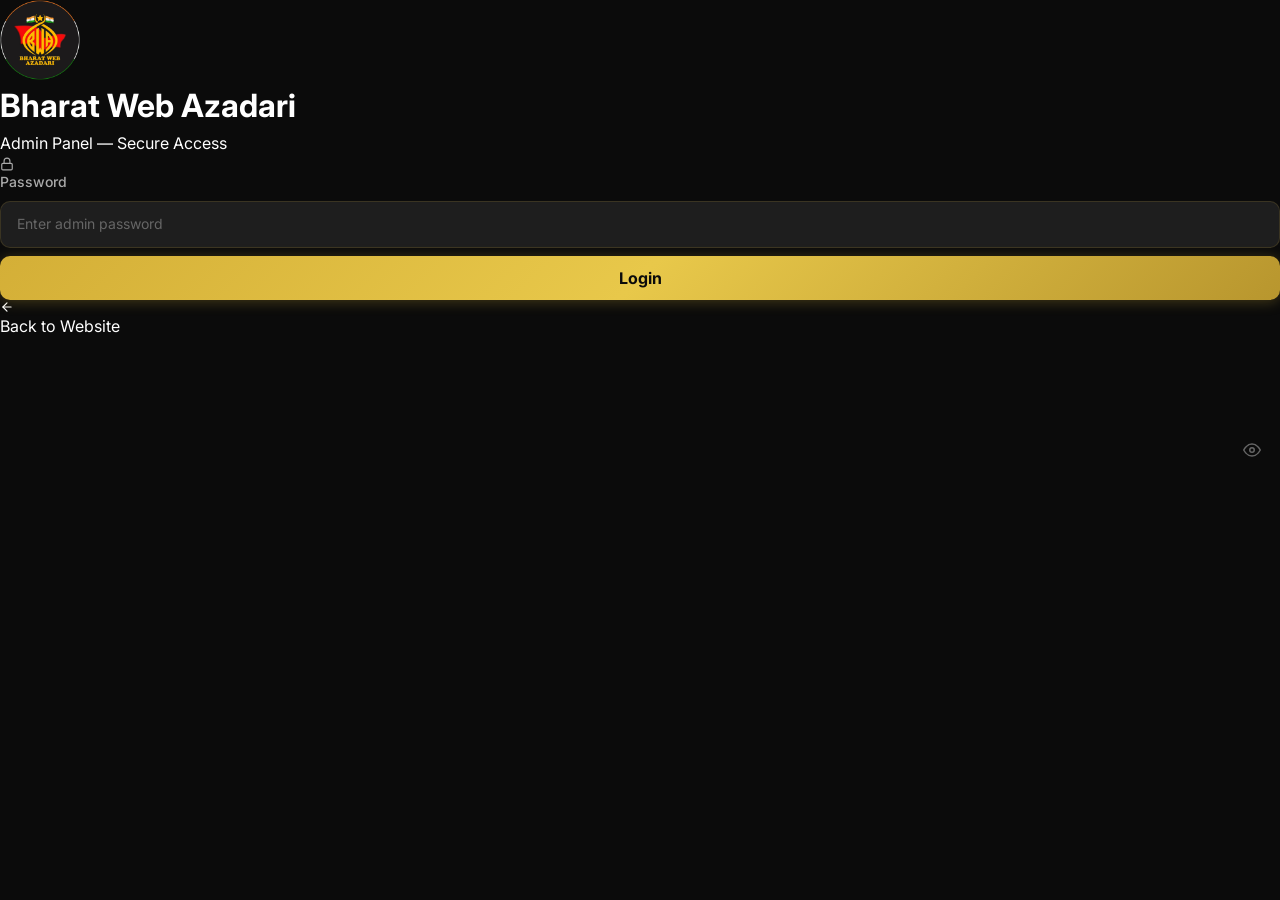
<file: admin/index.html>
﻿<!DOCTYPE html>
<html lang="en">
<head>
  <meta charset="UTF-8">
  <meta name="viewport" content="width=device-width, initial-scale=1.0">
  <meta name="robots" content="noindex, nofollow">
  <title>Admin Login | BWA Admin</title>
  <link rel="icon" href="../assets/logo.png" type="image/png">
  <link rel="preconnect" href="https://fonts.googleapis.com">
  <link rel="preconnect" href="https://fonts.gstatic.com" crossorigin>
  <link href="https://fonts.googleapis.com/css2?family=Inter:wght@300;400;500;600;700;800&display=swap" rel="stylesheet">
  <link rel="stylesheet" href="../css/main.css">
  <link rel="stylesheet" href="../css/components.css">
  <link rel="stylesheet" href="../css/admin.css">
  <link rel="stylesheet" href="../css/mobile.css">
</head>
<body class="admin-body admin-login-body">

  <!-- Decorative background -->
  <div class="login-bg-decoration" aria-hidden="true">
    <div class="login-bg-circle login-bg-circle-1"></div>
    <div class="login-bg-circle login-bg-circle-2"></div>
  </div>

  <div class="admin-login">
    <div class="login-card">

      <!-- Header -->
      <div class="login-header">
        <div class="login-logo-wrapper">
          <img src="../assets/logo.png" alt="Bharat Web Azadari Logo" width="80" height="80" onerror="this.style.display='none'">
        </div>
        <h1>Bharat Web Azadari</h1>
        <p>Admin Panel — Secure Access</p>
      </div>

      <!-- Login Form -->
      <form id="login-form" class="login-form" novalidate>
        <div class="form-group">
          <label class="form-label" for="password">
            <svg width="14" height="14" viewBox="0 0 24 24" fill="none" stroke="currentColor" stroke-width="2" stroke-linecap="round" stroke-linejoin="round" aria-hidden="true">
              <rect x="3" y="11" width="18" height="11" rx="2" ry="2"/>
              <path d="M7 11V7a5 5 0 0 1 10 0v4"/>
            </svg>
            Password
          </label>
          <div class="password-wrapper">
            <input
              type="password"
              id="password"
              class="form-input"
              placeholder="Enter admin password"
              required
              autocomplete="current-password"
              aria-describedby="login-error"
            >
            <button
              type="button"
              class="password-toggle"
              id="password-toggle"
              aria-label="Toggle password visibility"
              title="Show/hide password"
            >
              <!-- Eye icon (show) -->
              <svg id="eye-show" width="18" height="18" viewBox="0 0 24 24" fill="none" stroke="currentColor" stroke-width="2" stroke-linecap="round" stroke-linejoin="round" aria-hidden="true">
                <path d="M1 12s4-8 11-8 11 8 11 8-4 8-11 8-11-8-11-8z"/>
                <circle cx="12" cy="12" r="3"/>
              </svg>
              <!-- Eye-off icon (hide) — hidden by default -->
              <svg id="eye-hide" width="18" height="18" viewBox="0 0 24 24" fill="none" stroke="currentColor" stroke-width="2" stroke-linecap="round" stroke-linejoin="round" aria-hidden="true" style="display:none">
                <path d="M17.94 17.94A10.07 10.07 0 0 1 12 20c-7 0-11-8-11-8a18.45 18.45 0 0 1 5.06-5.94"/>
                <path d="M9.9 4.24A9.12 9.12 0 0 1 12 4c7 0 11 8 11 8a18.5 18.5 0 0 1-2.16 3.19"/>
                <line x1="1" y1="1" x2="23" y2="23"/>
              </svg>
            </button>
          </div>
          <span class="form-error" id="login-error" role="alert" aria-live="polite"></span>
        </div>

        <button type="submit" id="login-btn" class="btn-primary w-full">
          <span id="login-btn-text">Login</span>
          <svg id="login-spinner" width="16" height="16" viewBox="0 0 24 24" fill="none" stroke="currentColor" stroke-width="2.5" stroke-linecap="round" aria-hidden="true" style="display:none; animation: spin 0.8s linear infinite;">
            <path d="M12 2v4M12 18v4M4.93 4.93l2.83 2.83M16.24 16.24l2.83 2.83M2 12h4M18 12h4M4.93 19.07l2.83-2.83M16.24 7.76l2.83-2.83"/>
          </svg>
        </button>
      </form>

      <p class="login-footer">
        <a href="../index.html">
          <svg width="14" height="14" viewBox="0 0 24 24" fill="none" stroke="currentColor" stroke-width="2" stroke-linecap="round" stroke-linejoin="round" aria-hidden="true">
            <line x1="19" y1="12" x2="5" y2="12"/>
            <polyline points="12 19 5 12 12 5"/>
          </svg>
          Back to Website
        </a>
      </p>

    </div>
  </div>

  <!-- Scripts -->
  <script src="../js/config.js"></script>
  <script src="../js/api.js"></script>
  <script src="../js/admin/auth.js"></script>
  <script>
    // ── Redirect if already logged in ──────────────────────────────────────
    if (sessionStorage.getItem(CONFIG.ADMIN_SESSION_KEY)) {
      window.location.href = 'dashboard.html';
    }

    // ── Password Visibility Toggle ─────────────────────────────────────────
    const passwordToggle = document.getElementById('password-toggle');
    const passwordInput  = document.getElementById('password');
    const eyeShow        = document.getElementById('eye-show');
    const eyeHide        = document.getElementById('eye-hide');

    passwordToggle.addEventListener('click', () => {
      const isPassword = passwordInput.type === 'password';
      passwordInput.type = isPassword ? 'text' : 'password';
      eyeShow.style.display = isPassword ? 'none'  : 'block';
      eyeHide.style.display = isPassword ? 'block' : 'none';
      passwordToggle.setAttribute('aria-label', isPassword ? 'Hide password' : 'Show password');
    });

    // ── Login Form Submission ──────────────────────────────────────────────
    document.getElementById('login-form').addEventListener('submit', async (e) => {
      e.preventDefault();

      const password  = passwordInput.value.trim();
      const btn       = document.getElementById('login-btn');
      const btnText   = document.getElementById('login-btn-text');
      const spinner   = document.getElementById('login-spinner');
      const errorEl   = document.getElementById('login-error');

      // Clear previous error
      errorEl.textContent = '';
      passwordInput.classList.remove('input-error');

      if (!password) {
        errorEl.textContent = 'Please enter your password.';
        passwordInput.classList.add('input-error');
        passwordInput.focus();
        return;
      }

      // Loading state
      btn.disabled     = true;
      btnText.textContent = 'Verifying...';
      spinner.style.display = 'inline-block';

      try {
        await login(password);
        // login() in auth.js handles redirect on success
      } catch (err) {
        errorEl.textContent = err.message || 'Invalid password. Please try again.';
        passwordInput.classList.add('input-error');
        passwordInput.select();
      } finally {
        btn.disabled     = false;
        btnText.textContent = 'Login';
        spinner.style.display = 'none';
      }
    });

    // ── Clear error on typing ──────────────────────────────────────────────
    passwordInput.addEventListener('input', () => {
      document.getElementById('login-error').textContent = '';
      passwordInput.classList.remove('input-error');
    });
  </script>

</body>
</html>
</file>
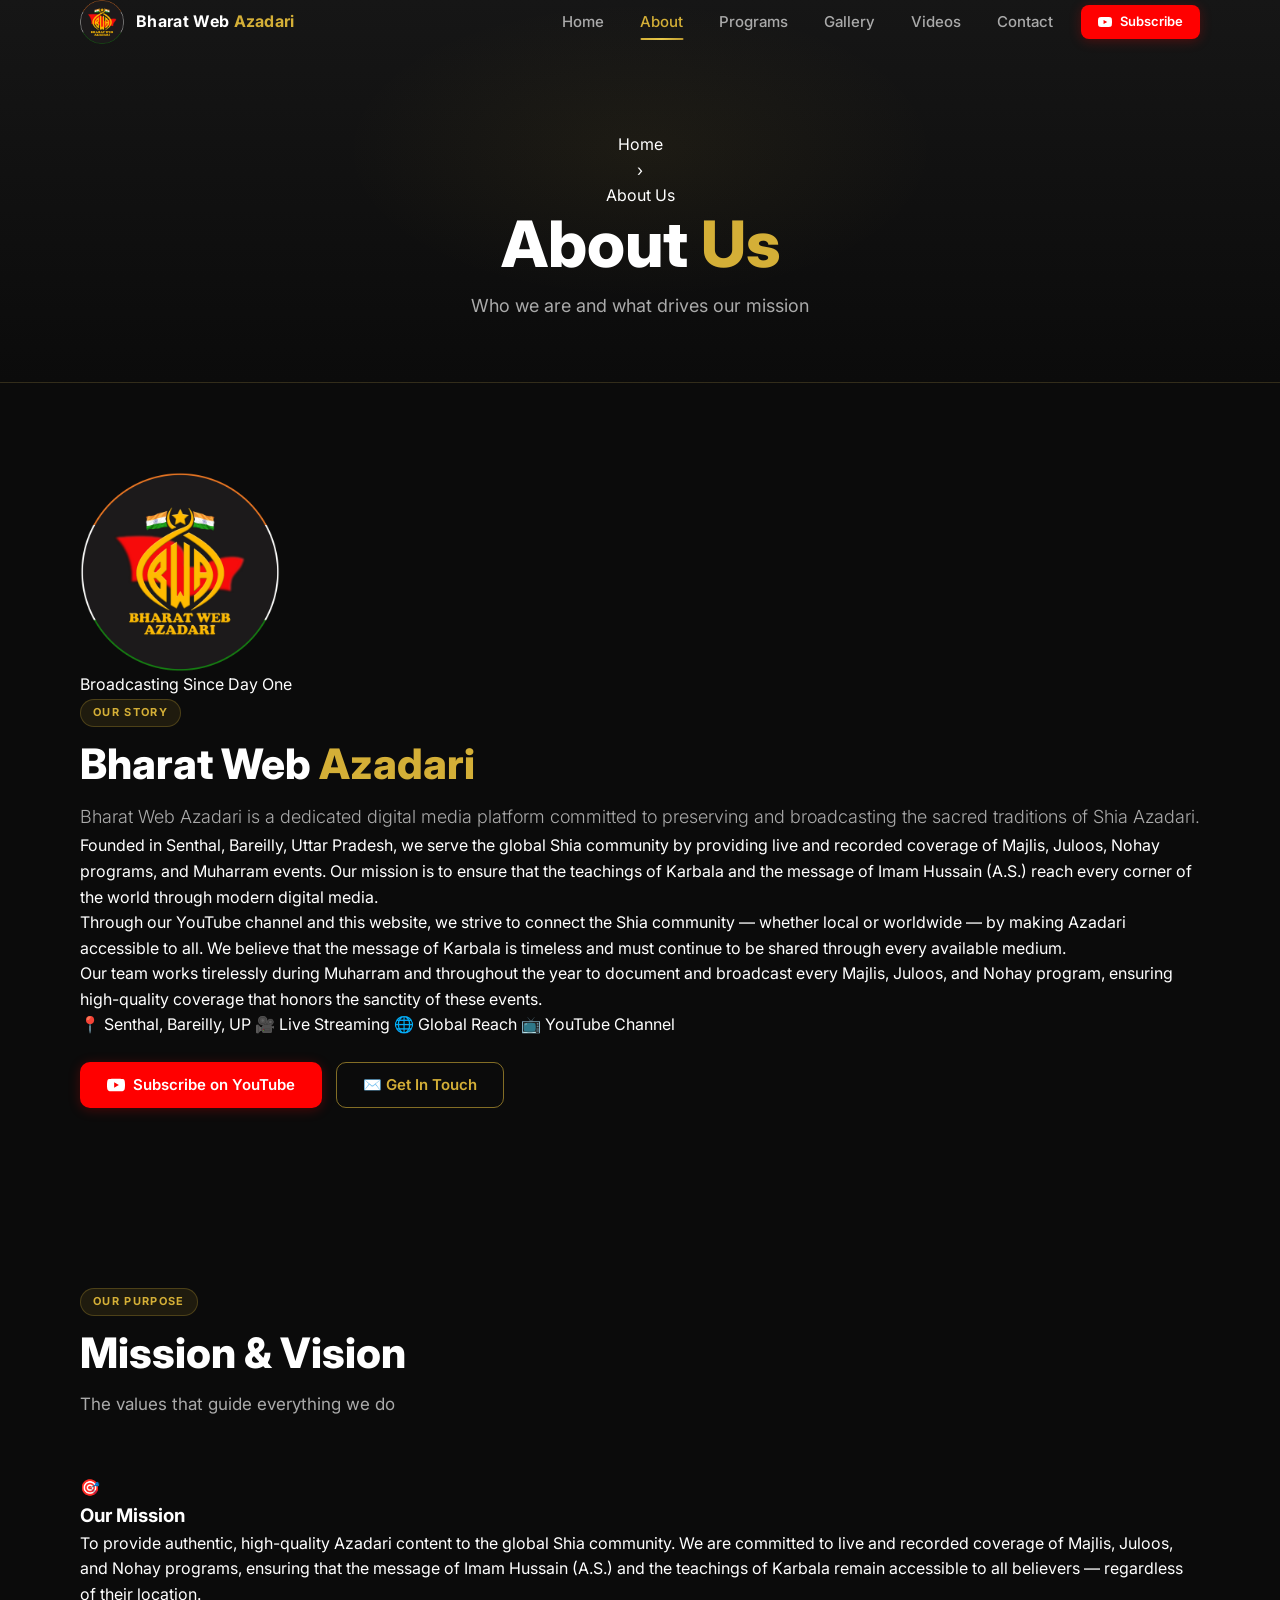
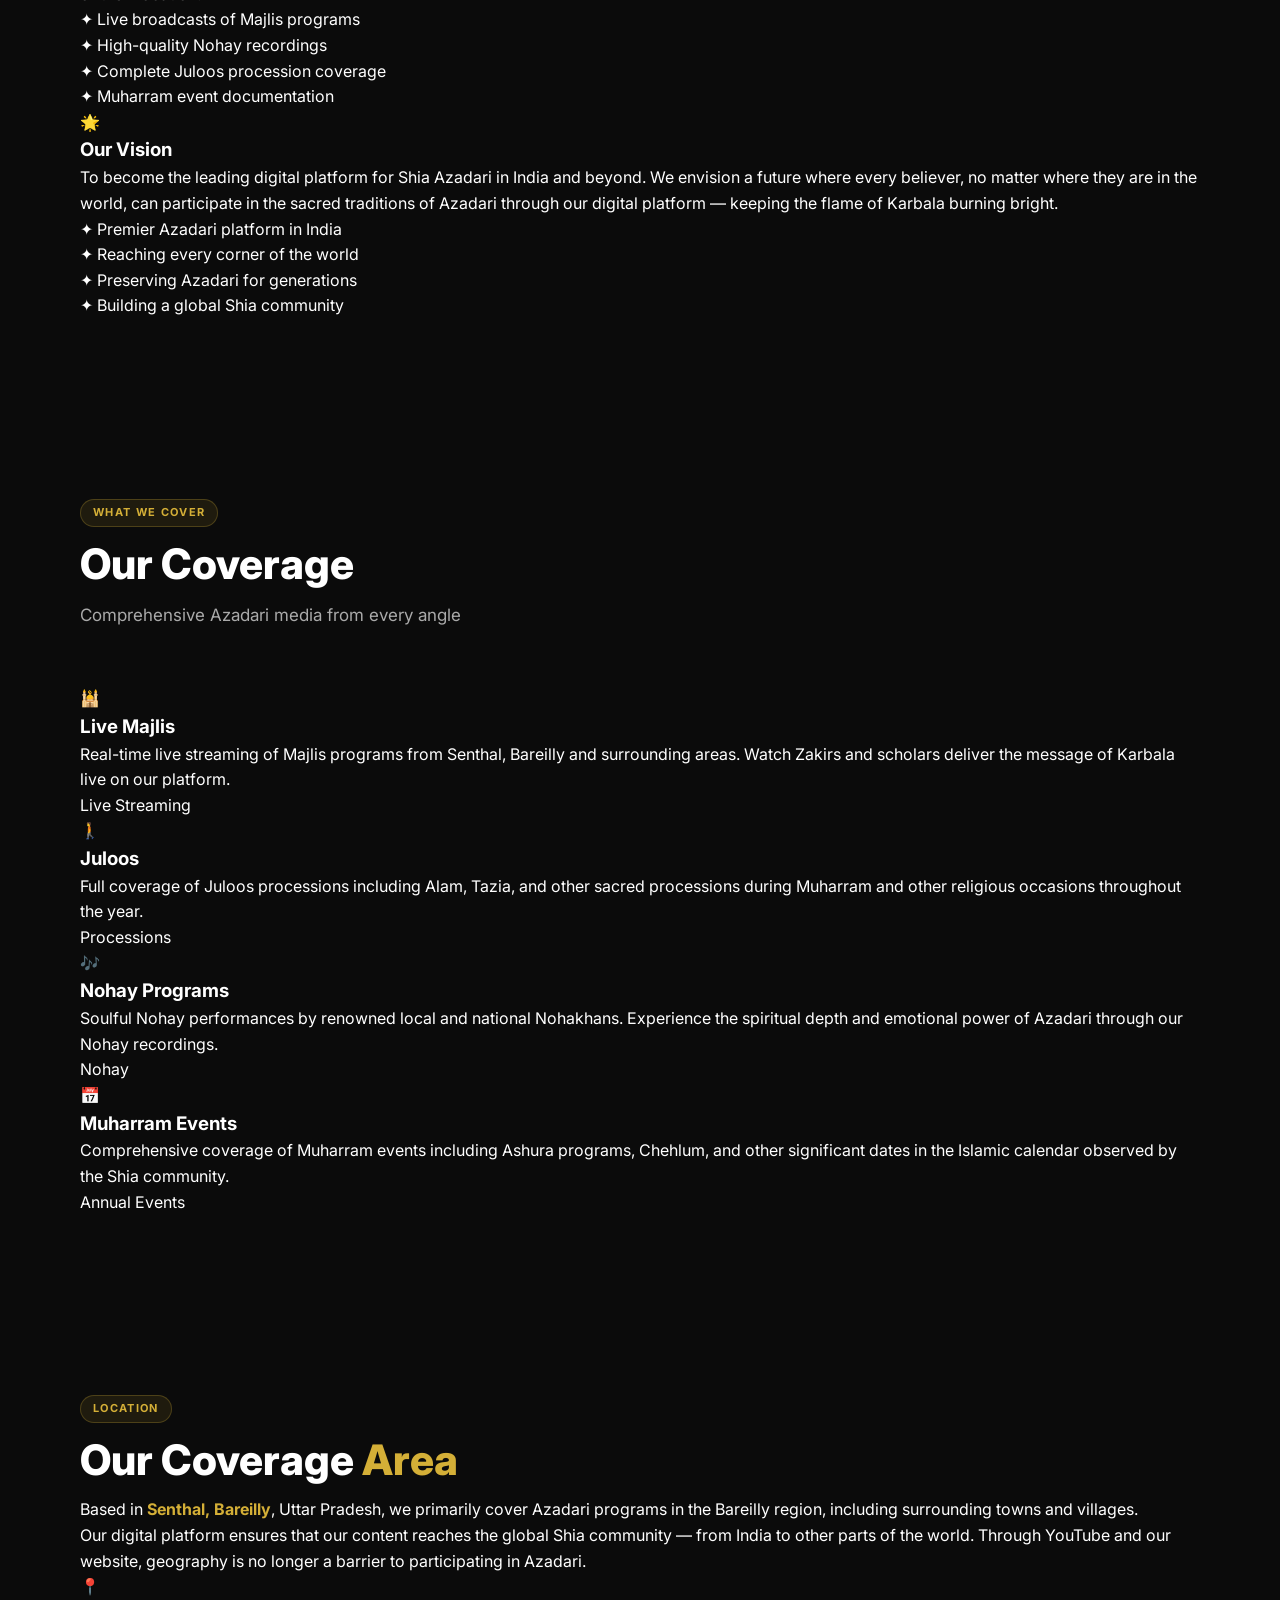
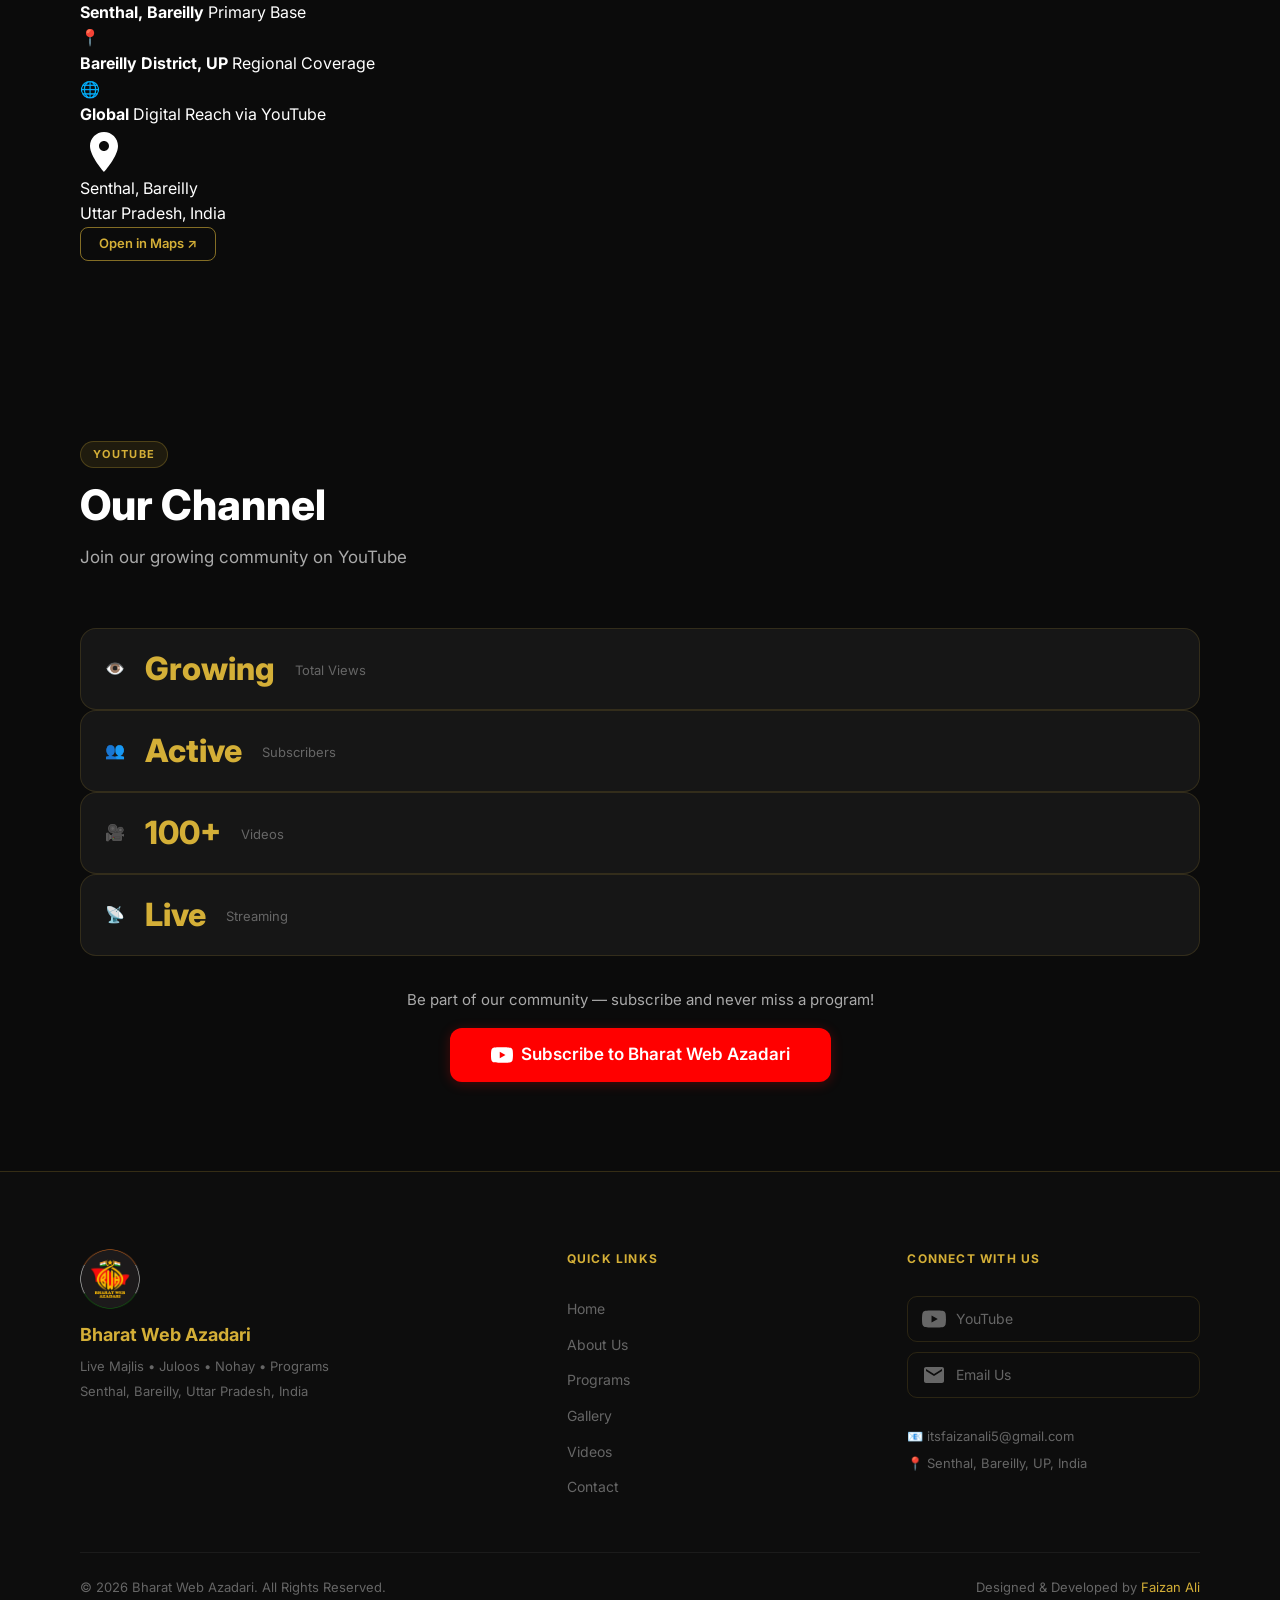
<file: about.html>
﻿<!DOCTYPE html>
<html lang="en">
<head>
  <meta charset="UTF-8">
  <meta name="viewport" content="width=device-width, initial-scale=1.0">

  <!-- Primary SEO -->
  <title>About Us | Bharat Web Azadari</title>
  <meta name="description" content="Learn about Bharat Web Azadari (BWA) — a dedicated digital media platform for Shia Azadari from Senthal, Bareilly, UP. Our mission, vision, and coverage.">
  <meta name="keywords" content="About Bharat Web Azadari, BWA, Shia Azadari platform, Live Majlis Bareilly, Juloos coverage, Muharram, Imam Hussain, Karbala">
  <meta name="author" content="Bharat Web Azadari">
  <meta name="robots" content="index, follow">

  <!-- Open Graph -->
  <meta property="og:type" content="website">
  <meta property="og:url" content="https://yourusername.github.io/bharat-web-azadari/about.html">
  <meta property="og:title" content="About Us | Bharat Web Azadari">
  <meta property="og:description" content="Bharat Web Azadari is a dedicated digital media platform for Shia Azadari from Senthal, Bareilly, Uttar Pradesh.">
  <meta property="og:image" content="assets/logo.png">
  <meta property="og:site_name" content="Bharat Web Azadari">

  <!-- Twitter Card -->
  <meta name="twitter:card" content="summary_large_image">
  <meta name="twitter:title" content="About Us | Bharat Web Azadari">
  <meta name="twitter:description" content="Bharat Web Azadari — Live Majlis, Juloos, Nohay and Muharram programs from Senthal, Bareilly, UP.">
  <meta name="twitter:image" content="assets/logo.png">

  <!-- Canonical -->
  <link rel="canonical" href="https://yourusername.github.io/bharat-web-azadari/about.html">

  <!-- Favicon -->
  <link rel="icon" href="assets/logo.png" type="image/png">
  <link rel="apple-touch-icon" href="assets/icons/icon-192.png">

  <!-- PWA Manifest -->
  <link rel="manifest" href="manifest.json">
  <meta name="theme-color" content="#D4AF37">

  <!-- Google Fonts -->
  <link rel="preconnect" href="https://fonts.googleapis.com">
  <link rel="preconnect" href="https://fonts.gstatic.com" crossorigin>
  <link href="https://fonts.googleapis.com/css2?family=Inter:wght@300;400;500;600;700;800;900&display=swap" rel="stylesheet">

  <!-- CSS -->
  <link rel="stylesheet" href="css/main.css">
  <link rel="stylesheet" href="css/components.css">
  <link rel="stylesheet" href="css/mobile.css">

  <!-- JSON-LD: Organization Schema -->
  <script type="application/ld+json">
  {
    "@context": "https://schema.org",
    "@type": "Organization",
    "name": "Bharat Web Azadari",
    "alternateName": "BWA",
    "url": "https://yourusername.github.io/bharat-web-azadari/",
    "logo": "assets/logo.png",
    "description": "A dedicated digital media platform committed to preserving and broadcasting the sacred traditions of Shia Azadari from Senthal, Bareilly, Uttar Pradesh, India.",
    "email": "itsfaizanali5@gmail.com",
    "address": {
      "@type": "PostalAddress",
      "addressLocality": "Senthal",
      "addressRegion": "Bareilly, Uttar Pradesh",
      "addressCountry": "IN"
    },
    "sameAs": [
      "https://youtube.com/@bharatwebazadari"
    ]
  }
  </script>

  <style>
    /* ── CRITICAL BUTTON OVERRIDES (inline for guaranteed render) ── */
    
    /* All buttons base */
    .btn-primary, .btn-secondary, .btn-danger, .btn-subscribe, .btn-ghost {
      display: inline-flex !important;
      align-items: center !important;
      justify-content: center !important;
      gap: 8px !important;
      font-family: inherit !important;
      font-weight: 600 !important;
      line-height: 1.2 !important;
      border-radius: 10px !important;
      cursor: pointer !important;
      text-decoration: none !important;
      white-space: nowrap !important;
      transition: all 0.3s ease !important;
      padding: 13px 26px !important;
      font-size: 15px !important;
      border: 1.5px solid transparent !important;
    }
    /* Gold gradient — primary */
    .btn-primary {
      background: linear-gradient(135deg, #D4AF37, #E8C84A, #B8962E) !important;
      color: #0B0B0B !important;
      box-shadow: 0 2px 14px rgba(212,175,55,0.3) !important;
    }
    .btn-primary:hover { transform: translateY(-2px) !important; box-shadow: 0 6px 24px rgba(212,175,55,0.45) !important; }
    
    /* Gold outline — secondary */
    .btn-secondary {
      background: transparent !important;
      color: #D4AF37 !important;
      border-color: rgba(212,175,55,0.6) !important;
    }
    .btn-secondary:hover { background: rgba(212,175,55,0.1) !important; border-color: #D4AF37 !important; transform: translateY(-2px) !important; }
    
    /* Red YouTube — subscribe */
    .btn-subscribe {
      background: #FF0000 !important;
      color: #fff !important;
      border-color: transparent !important;
      box-shadow: 0 2px 12px rgba(255,0,0,0.25) !important;
    }
    .btn-subscribe:hover { background: #CC0000 !important; transform: translateY(-2px) !important; box-shadow: 0 6px 22px rgba(255,0,0,0.4) !important; color: #fff !important; }
    
    /* Size overrides */
    .btn-sm { padding: 8px 18px !important; font-size: 13px !important; border-radius: 8px !important; }
    .btn-lg { padding: 15px 40px !important; font-size: 17px !important; border-radius: 12px !important; }
    .btn-xs { padding: 6px 12px !important; font-size: 12px !important; border-radius: 7px !important; }
    .w-full { width: 100% !important; box-sizing: border-box !important; }
    
    /* CTA rows / containers */
    .about-cta-row { display: flex; align-items: center; gap: 14px; flex-wrap: wrap; margin-top: 24px; }
    .hero-cta-group { display: flex; align-items: center; justify-content: center; gap: 14px; flex-wrap: wrap; }
    .stats-cta { text-align: center; margin-top: 32px; }
    .stats-cta p { color: #aaa; margin-bottom: 16px; font-size: 15px; }
    
    /* Subscribe CTA card */
    .subscribe-cta-card {
      background: linear-gradient(135deg, rgba(212,175,55,0.07), rgba(212,175,55,0.02));
      border: 1px solid rgba(212,175,55,0.2);
      border-radius: 20px;
      padding: 56px 40px;
      text-align: center;
    }
    .subscribe-cta-icon { font-size: 56px; margin-bottom: 16px; display: block; }
    .subscribe-cta-card h2 { font-size: 28px; font-weight: 800; margin-bottom: 12px; color: #f5f5f5; }
    .subscribe-cta-card > p { color: #aaa; font-size: 16px; margin-bottom: 28px; max-width: 480px; margin-left: auto; margin-right: auto; }
    
    /* Submit button */
    button[type="submit"].btn-primary, button.btn-primary {
      width: 100%; padding: 15px 24px !important; font-size: 16px !important; font-weight: 700 !important;
    }
    button.btn-secondary { cursor: pointer; }
    
    /* Nav cta sizing */
    .nav-cta { margin-left: 8px; }
    a.btn-subscribe.nav-cta { padding: 8px 16px !important; font-size: 13px !important; border-radius: 8px !important; }

    /* Mobile nav critical overrides */
    @media (max-width: 768px) {
      .site-header { background: rgba(11,11,11,0.97) !important; border-bottom: 1px solid rgba(212,175,55,0.2) !important; }
      .nav-links { display: none !important; }
      .hamburger { display: flex !important; }
      .mobile-menu { display: block !important; visibility: hidden; }
      .mobile-menu.open { visibility: visible !important; opacity: 1 !important; transform: translateY(0) !important; pointer-events: auto !important; }
    }
  </style>
</head>
<body>

  <!-- ========== HEADER / NAVIGATION ========== -->
  <header class="site-header" id="site-header">
    <div class="container">
      <nav class="navbar">
        <a href="index.html" class="nav-logo">
          <img src="assets/logo.png" alt="Bharat Web Azadari Logo" width="48" height="48">
          <span class="logo-text">Bharat Web <span class="gold">Azadari</span></span>
        </a>
        <ul class="nav-links" id="nav-links">
          <li><a href="index.html" class="nav-link">Home</a></li>
          <li><a href="about.html" class="nav-link active">About</a></li>
          <li><a href="programs.html" class="nav-link">Programs</a></li>
          <li><a href="gallery.html" class="nav-link">Gallery</a></li>
          <li><a href="videos.html" class="nav-link">Videos</a></li>
          <li><a href="contact.html" class="nav-link">Contact</a></li>
          <li><a href="https://youtube.com/@bharatwebazadari" target="_blank" rel="noopener noreferrer" class="btn-subscribe nav-cta" style="font-size:13px;padding:8px 16px;"><svg viewBox="0 0 24 24" width="14" height="14" fill="currentColor"><path d="M23.498 6.186a3.016 3.016 0 0 0-2.122-2.136C19.505 3.545 12 3.545 12 3.545s-7.505 0-9.377.505A3.017 3.017 0 0 0 .502 6.186C0 8.07 0 12 0 12s0 3.93.502 5.814a3.016 3.016 0 0 0 2.122 2.136c1.871.505 9.376.505 9.376.505s7.505 0 9.377-.505a3.015 3.015 0 0 0 2.122-2.136C24 15.93 24 12 24 12s0-3.93-.502-5.814zM9.545 15.568V8.432L15.818 12l-6.273 3.568z"/></svg>Subscribe</a></li>
        </ul>
        <button class="hamburger" id="hamburger" aria-label="Toggle menu" aria-expanded="false">
          <span></span><span></span><span></span>
        </button>
      </nav>
    </div>
  </header>

  <!-- Mobile Menu -->
  <div class="mobile-menu" id="mobile-menu" aria-hidden="true">
    <div class="mobile-menu__inner">
      <a href="index.html" class="mobile-nav-link">Home</a>
      <a href="about.html" class="mobile-nav-link">About</a>
      <a href="programs.html" class="mobile-nav-link">Programs</a>
      <a href="gallery.html" class="mobile-nav-link">Gallery</a>
      <a href="videos.html" class="mobile-nav-link">Videos</a>
      <a href="contact.html" class="mobile-nav-link">Contact</a>
      <div class="mobile-menu__divider"></div>
      <a href="https://youtube.com/@bharatwebazadari" target="_blank" rel="noopener noreferrer" class="btn-subscribe" style="justify-content:center;">
        <svg viewBox="0 0 24 24" width="16" height="16" fill="currentColor"><path d="M23.498 6.186a3.016 3.016 0 0 0-2.122-2.136C19.505 3.545 12 3.545 12 3.545s-7.505 0-9.377.505A3.017 3.017 0 0 0 .502 6.186C0 8.07 0 12 0 12s0 3.93.502 5.814a3.016 3.016 0 0 0 2.122 2.136c1.871.505 9.376.505 9.376.505s7.505 0 9.377-.505a3.015 3.015 0 0 0 2.122-2.136C24 15.93 24 12 24 12s0-3.93-.502-5.814zM9.545 15.568V8.432L15.818 12l-6.273 3.568z"/></svg>
        Subscribe on YouTube
      </a>
    </div>
  </div>
  <main>

    <!-- ========== PAGE HERO ========== -->
    <section class="page-hero" aria-label="About Us Page Hero">
      <div class="page-hero-bg" aria-hidden="true"></div>
      <div class="container">
        <div class="page-hero-content" data-animate="fade-up">
          <nav class="breadcrumb" aria-label="Breadcrumb">
            <ol>
              <li><a href="index.html">Home</a></li>
              <li aria-hidden="true">›</li>
              <li aria-current="page">About Us</li>
            </ol>
          </nav>
          <h1 class="page-hero-title">About <span class="gold">Us</span></h1>
          <p class="page-hero-subtitle">Who we are and what drives our mission</p>
        </div>
      </div>
    </section>

    <!-- ========== MAIN ABOUT SECTION ========== -->
    <section class="section about-main-section" aria-labelledby="about-main-heading">
      <div class="container">
        <div class="about-main-grid" data-animate="fade-up">
          <!-- Logo & Image Side -->
          <div class="about-visual">
            <div class="about-logo-card">
              <img src="assets/logo.png" alt="Bharat Web Azadari Logo" class="about-logo-img" width="200" height="200">
              <div class="about-logo-glow" aria-hidden="true"></div>
            </div>
            <div class="about-badge-wrap">
              <span class="about-badge">
                <span class="live-dot"></span>
                Broadcasting Since Day One
              </span>
            </div>
          </div>

          <!-- Text Side -->
          <div class="about-text">
            <span class="section-badge">Our Story</span>
            <h2 class="section-title" id="about-main-heading">Bharat Web <span class="gold">Azadari</span></h2>
            <p class="about-para lead">
              Bharat Web Azadari is a dedicated digital media platform committed to preserving and broadcasting the sacred traditions of Shia Azadari.
            </p>
            <p class="about-para">
              Founded in Senthal, Bareilly, Uttar Pradesh, we serve the global Shia community by providing live and recorded coverage of Majlis, Juloos, Nohay programs, and Muharram events. Our mission is to ensure that the teachings of Karbala and the message of Imam Hussain (A.S.) reach every corner of the world through modern digital media.
            </p>
            <p class="about-para">
              Through our YouTube channel and this website, we strive to connect the Shia community — whether local or worldwide — by making Azadari accessible to all. We believe that the message of Karbala is timeless and must continue to be shared through every available medium.
            </p>
            <p class="about-para">
              Our team works tirelessly during Muharram and throughout the year to document and broadcast every Majlis, Juloos, and Nohay program, ensuring high-quality coverage that honors the sanctity of these events.
            </p>

            <!-- Quick Info Tags -->
            <div class="about-tags">
              <span class="tag">📍 Senthal, Bareilly, UP</span>
              <span class="tag">🎥 Live Streaming</span>
              <span class="tag">🌐 Global Reach</span>
              <span class="tag">📺 YouTube Channel</span>
            </div>

            <div class="about-cta-row">
              <a href="https://youtube.com/@bharatwebazadari" target="_blank" rel="noopener noreferrer" class="btn-subscribe"><svg viewBox="0 0 24 24" width="18" height="18" fill="currentColor"><path d="M23.498 6.186a3.016 3.016 0 0 0-2.122-2.136C19.505 3.545 12 3.545 12 3.545s-7.505 0-9.377.505A3.017 3.017 0 0 0 .502 6.186C0 8.07 0 12 0 12s0 3.93.502 5.814a3.016 3.016 0 0 0 2.122 2.136c1.871.505 9.376.505 9.376.505s7.505 0 9.377-.505a3.015 3.015 0 0 0 2.122-2.136C24 15.93 24 12 24 12s0-3.93-.502-5.814zM9.545 15.568V8.432L15.818 12l-6.273 3.568z"/></svg>Subscribe on YouTube</a>
              <a href="contact.html" class="btn-secondary">✉️ Get In Touch</a>
            </div>
          </div>
        </div>
      </div>
    </section>

    <!-- ========== MISSION & VISION ========== -->
    <section class="section mission-vision-section" aria-labelledby="mission-vision-heading">
      <div class="container">
        <div class="section-header" data-animate="fade-up">
          <span class="section-badge">Our Purpose</span>
          <h2 class="section-title" id="mission-vision-heading">Mission &amp; Vision</h2>
          <p class="section-subtitle">The values that guide everything we do</p>
        </div>

        <div class="mission-vision-grid" data-animate="fade-up">
          <!-- Mission Card -->
          <article class="mv-card mission-card">
            <div class="mv-icon" aria-hidden="true">🎯</div>
            <h3 class="mv-title">Our Mission</h3>
            <p class="mv-text">
              To provide authentic, high-quality Azadari content to the global Shia community. We are committed to live and recorded coverage of Majlis, Juloos, and Nohay programs, ensuring that the message of Imam Hussain (A.S.) and the teachings of Karbala remain accessible to all believers — regardless of their location.
            </p>
            <ul class="mv-points">
              <li>✦ Live broadcasts of Majlis programs</li>
              <li>✦ High-quality Nohay recordings</li>
              <li>✦ Complete Juloos procession coverage</li>
              <li>✦ Muharram event documentation</li>
            </ul>
          </article>

          <!-- Vision Card -->
          <article class="mv-card vision-card">
            <div class="mv-icon" aria-hidden="true">🌟</div>
            <h3 class="mv-title">Our Vision</h3>
            <p class="mv-text">
              To become the leading digital platform for Shia Azadari in India and beyond. We envision a future where every believer, no matter where they are in the world, can participate in the sacred traditions of Azadari through our digital platform — keeping the flame of Karbala burning bright.
            </p>
            <ul class="mv-points">
              <li>✦ Premier Azadari platform in India</li>
              <li>✦ Reaching every corner of the world</li>
              <li>✦ Preserving Azadari for generations</li>
              <li>✦ Building a global Shia community</li>
            </ul>
          </article>
        </div>
      </div>
    </section>

    <!-- ========== COVERAGE SECTION ========== -->
    <section class="section coverage-section" aria-labelledby="coverage-heading">
      <div class="container">
        <div class="section-header" data-animate="fade-up">
          <span class="section-badge">What We Cover</span>
          <h2 class="section-title" id="coverage-heading">Our Coverage</h2>
          <p class="section-subtitle">Comprehensive Azadari media from every angle</p>
        </div>

        <div class="coverage-grid" data-animate="fade-up">

          <!-- Live Majlis -->
          <article class="coverage-card">
            <div class="coverage-icon" aria-hidden="true">🕌</div>
            <h3 class="coverage-title">Live Majlis</h3>
            <p class="coverage-text">
              Real-time live streaming of Majlis programs from Senthal, Bareilly and surrounding areas. Watch Zakirs and scholars deliver the message of Karbala live on our platform.
            </p>
            <div class="coverage-tag">Live Streaming</div>
          </article>

          <!-- Juloos -->
          <article class="coverage-card">
            <div class="coverage-icon" aria-hidden="true">🚶</div>
            <h3 class="coverage-title">Juloos</h3>
            <p class="coverage-text">
              Full coverage of Juloos processions including Alam, Tazia, and other sacred processions during Muharram and other religious occasions throughout the year.
            </p>
            <div class="coverage-tag">Processions</div>
          </article>

          <!-- Nohay Programs -->
          <article class="coverage-card">
            <div class="coverage-icon" aria-hidden="true">🎶</div>
            <h3 class="coverage-title">Nohay Programs</h3>
            <p class="coverage-text">
              Soulful Nohay performances by renowned local and national Nohakhans. Experience the spiritual depth and emotional power of Azadari through our Nohay recordings.
            </p>
            <div class="coverage-tag">Nohay</div>
          </article>

          <!-- Muharram Events -->
          <article class="coverage-card">
            <div class="coverage-icon" aria-hidden="true">📅</div>
            <h3 class="coverage-title">Muharram Events</h3>
            <p class="coverage-text">
              Comprehensive coverage of Muharram events including Ashura programs, Chehlum, and other significant dates in the Islamic calendar observed by the Shia community.
            </p>
            <div class="coverage-tag">Annual Events</div>
          </article>

        </div>
      </div>
    </section>

    <!-- ========== COVERAGE AREA ========== -->
    <section class="section coverage-area-section" aria-labelledby="area-heading">
      <div class="container">
        <div class="coverage-area-grid" data-animate="fade-up">
          <!-- Text -->
          <div class="area-text">
            <span class="section-badge">Location</span>
            <h2 class="section-title" id="area-heading">Our Coverage <span class="gold">Area</span></h2>
            <p class="area-para">
              Based in <strong class="gold">Senthal, Bareilly</strong>, Uttar Pradesh, we primarily cover Azadari programs in the Bareilly region, including surrounding towns and villages.
            </p>
            <p class="area-para">
              Our digital platform ensures that our content reaches the global Shia community — from India to other parts of the world. Through YouTube and our website, geography is no longer a barrier to participating in Azadari.
            </p>
            <div class="area-locations">
              <div class="location-item">
                <span class="location-dot" aria-hidden="true">📍</span>
                <div>
                  <strong>Senthal, Bareilly</strong>
                  <span>Primary Base</span>
                </div>
              </div>
              <div class="location-item">
                <span class="location-dot" aria-hidden="true">📍</span>
                <div>
                  <strong>Bareilly District, UP</strong>
                  <span>Regional Coverage</span>
                </div>
              </div>
              <div class="location-item">
                <span class="location-dot" aria-hidden="true">🌐</span>
                <div>
                  <strong>Global</strong>
                  <span>Digital Reach via YouTube</span>
                </div>
              </div>
            </div>
          </div>

          <!-- Map Card -->
          <div class="area-map-card">
            <div class="map-placeholder" aria-label="Location: Senthal, Bareilly, Uttar Pradesh, India">
              <div class="map-pin" aria-hidden="true">
                <svg viewBox="0 0 24 24" width="48" height="48" fill="currentColor"><path d="M12 2C8.13 2 5 5.13 5 9c0 5.25 7 13 7 13s7-7.75 7-13c0-3.87-3.13-7-7-7zm0 9.5c-1.38 0-2.5-1.12-2.5-2.5s1.12-2.5 2.5-2.5 2.5 1.12 2.5 2.5-1.12 2.5-2.5 2.5z"/></svg>
              </div>
              <p class="map-label">Senthal, Bareilly</p>
              <p class="map-sublabel">Uttar Pradesh, India</p>
              <a href="https://maps.google.com/?q=Senthal,Bareilly,UttarPradesh,India" target="_blank" rel="noopener noreferrer" class="btn-secondary btn-sm">
                Open in Maps ↗
              </a>
            </div>
          </div>
        </div>
      </div>
    </section>

    <!-- ========== CHANNEL STATS ========== -->
    <section class="section channel-stats-section" aria-labelledby="stats-heading">
      <div class="container">
        <div class="section-header" data-animate="fade-up">
          <span class="section-badge">YouTube</span>
          <h2 class="section-title" id="stats-heading">Our Channel</h2>
          <p class="section-subtitle">Join our growing community on YouTube</p>
        </div>

        <div class="stats-grid" data-animate="fade-up">
          <div class="stat-card">
            <div class="stat-icon" aria-hidden="true">👁️</div>
            <div class="stat-number gold">Growing</div>
            <div class="stat-label">Total Views</div>
          </div>
          <div class="stat-card">
            <div class="stat-icon" aria-hidden="true">👥</div>
            <div class="stat-number gold">Active</div>
            <div class="stat-label">Subscribers</div>
          </div>
          <div class="stat-card">
            <div class="stat-icon" aria-hidden="true">🎥</div>
            <div class="stat-number gold">100+</div>
            <div class="stat-label">Videos</div>
          </div>
          <div class="stat-card">
            <div class="stat-icon" aria-hidden="true">📡</div>
            <div class="stat-number gold">Live</div>
            <div class="stat-label">Streaming</div>
          </div>
        </div>

        <div class="stats-cta" data-animate="fade-up">
          <p>Be part of our community — subscribe and never miss a program!</p>
          <a href="https://youtube.com/@bharatwebazadari" target="_blank" rel="noopener noreferrer" class="btn-subscribe btn-lg">
            <svg viewBox="0 0 24 24" width="22" height="22" fill="currentColor"><path d="M23.498 6.186a3.016 3.016 0 0 0-2.122-2.136C19.505 3.545 12 3.545 12 3.545s-7.505 0-9.377.505A3.017 3.017 0 0 0 .502 6.186C0 8.07 0 12 0 12s0 3.93.502 5.814a3.016 3.016 0 0 0 2.122 2.136c1.871.505 9.376.505 9.376.505s7.505 0 9.377-.505a3.015 3.015 0 0 0 2.122-2.136C24 15.93 24 12 24 12s0-3.93-.502-5.814zM9.545 15.568V8.432L15.818 12l-6.273 3.568z"/></svg>
            Subscribe to Bharat Web Azadari
          </a>
        </div>
      </div>
    </section>

  </main>

  <!-- ========== FOOTER ========== -->
  <footer class="site-footer">
    <div class="container">
      <div class="footer-top">
        <div class="footer-brand">
          <img src="assets/logo.png" alt="BWA Logo" width="60" height="60">
          <h3>Bharat Web Azadari</h3>
          <p>Live Majlis &bull; Juloos &bull; Nohay &bull; Programs</p>
          <p>Senthal, Bareilly, Uttar Pradesh, India</p>
        </div>
        <div class="footer-links">
          <h4>Quick Links</h4>
          <ul>
            <li><a href="index.html">Home</a></li>
            <li><a href="about.html">About Us</a></li>
            <li><a href="programs.html">Programs</a></li>
            <li><a href="gallery.html">Gallery</a></li>
            <li><a href="videos.html">Videos</a></li>
            <li><a href="contact.html">Contact</a></li>
          </ul>
        </div>
        <div class="footer-social">
          <h4>Connect With Us</h4>
          <div class="social-links">
            <a href="https://youtube.com/@bharatwebazadari" target="_blank" rel="noopener noreferrer" class="social-link youtube" aria-label="YouTube Channel">
              <svg viewBox="0 0 24 24" width="24" height="24" fill="currentColor" aria-hidden="true"><path d="M23.498 6.186a3.016 3.016 0 0 0-2.122-2.136C19.505 3.545 12 3.545 12 3.545s-7.505 0-9.377.505A3.017 3.017 0 0 0 .502 6.186C0 8.07 0 12 0 12s0 3.93.502 5.814a3.016 3.016 0 0 0 2.122 2.136c1.871.505 9.376.505 9.376.505s7.505 0 9.377-.505a3.015 3.015 0 0 0 2.122-2.136C24 15.93 24 12 24 12s0-3.93-.502-5.814zM9.545 15.568V8.432L15.818 12l-6.273 3.568z"/></svg>
              YouTube
            </a>
            <a href="mailto:itsfaizanali5@gmail.com" class="social-link email" aria-label="Send Email">
              <svg viewBox="0 0 24 24" width="24" height="24" fill="currentColor" aria-hidden="true"><path d="M20 4H4c-1.1 0-2 .9-2 2v12c0 1.1.9 2 2 2h16c1.1 0 2-.9 2-2V6c0-1.1-.9-2-2-2zm0 4l-8 5-8-5V6l8 5 8-5v2z"/></svg>
              Email Us
            </a>
          </div>
          <div class="footer-contact">
            <p>📧 itsfaizanali5@gmail.com</p>
            <p>📍 Senthal, Bareilly, UP, India</p>
          </div>
        </div>
      </div>
      <div class="footer-bottom">
        <p>© 2026 Bharat Web Azadari. All Rights Reserved.</p>
        <p>Designed &amp; Developed by <span class="gold">Faizan Ali</span></p>
      </div>
    </div>
  </footer>

  <!-- ========== SCRIPTS ========== -->
  <script src="js/config.js"></script>
  <script src="js/api.js"></script>
  <script src="js/main.js"></script>

</body>
</html>
</file>
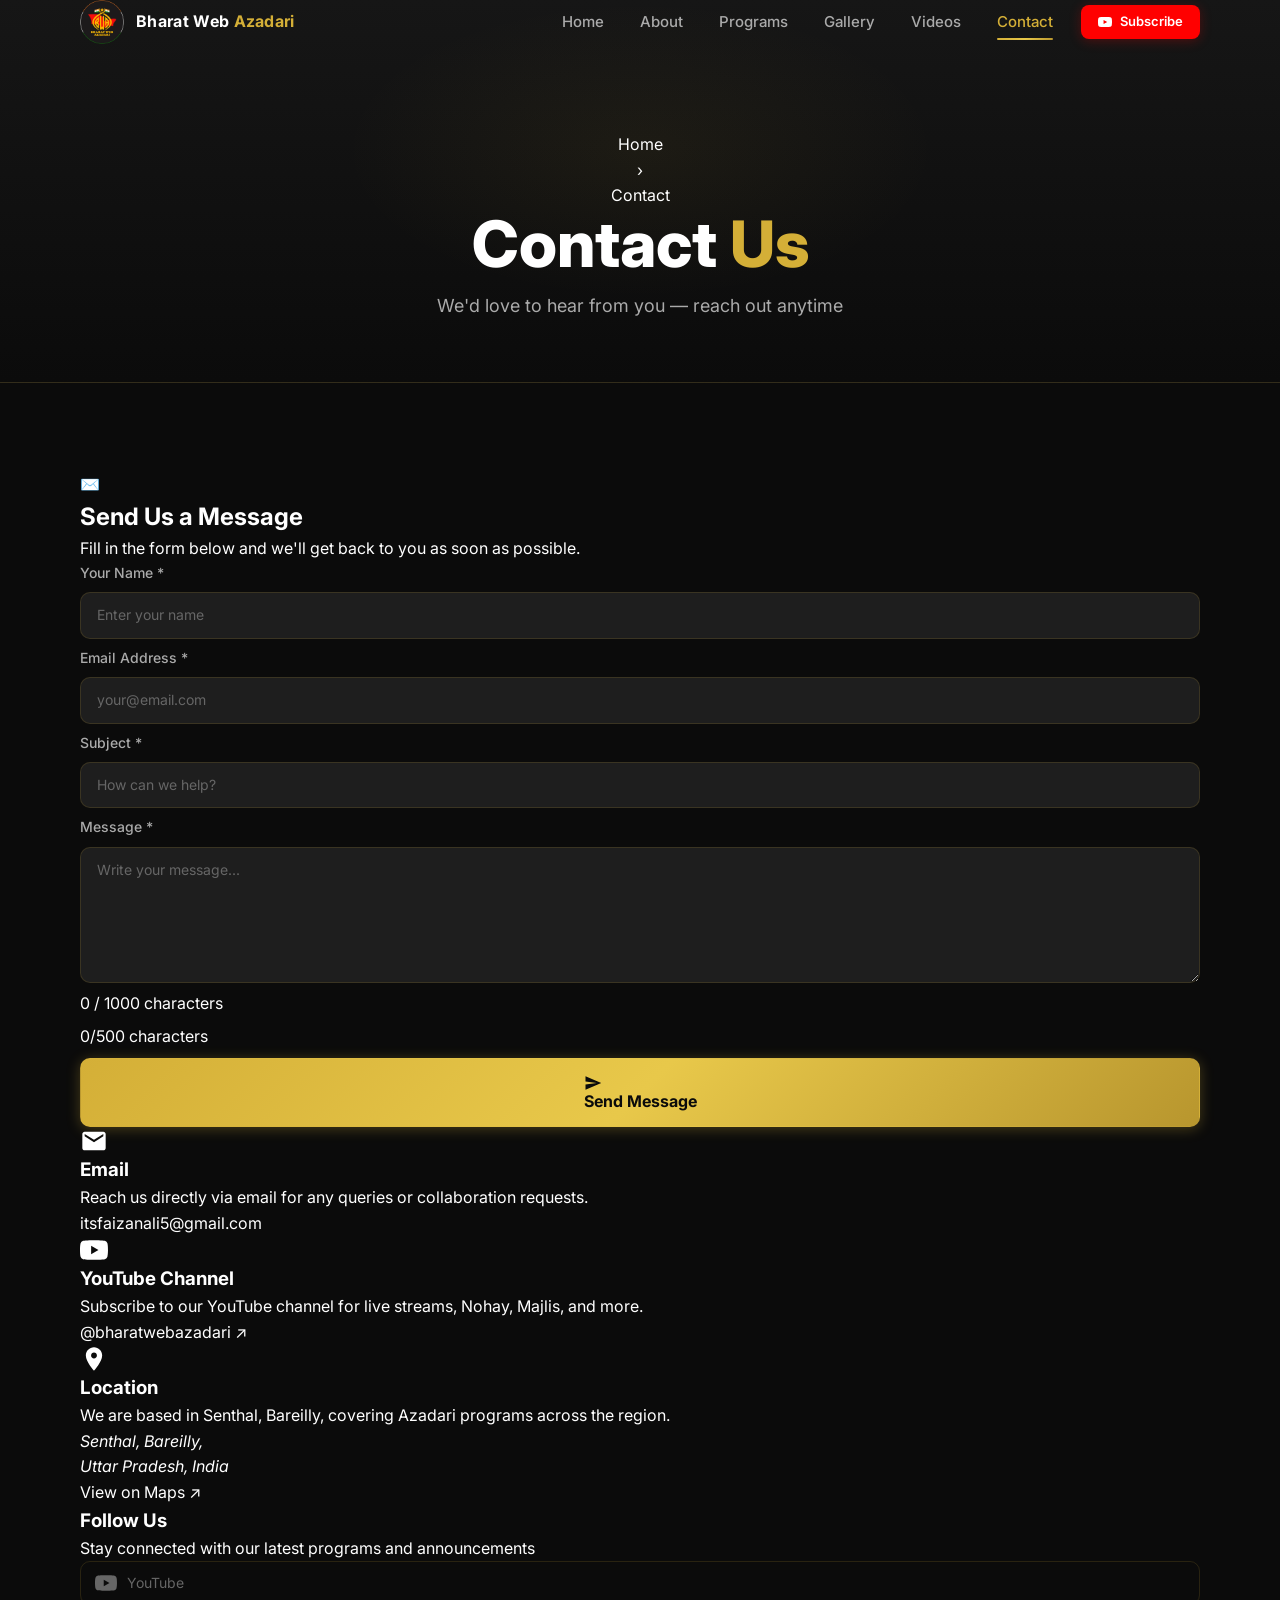
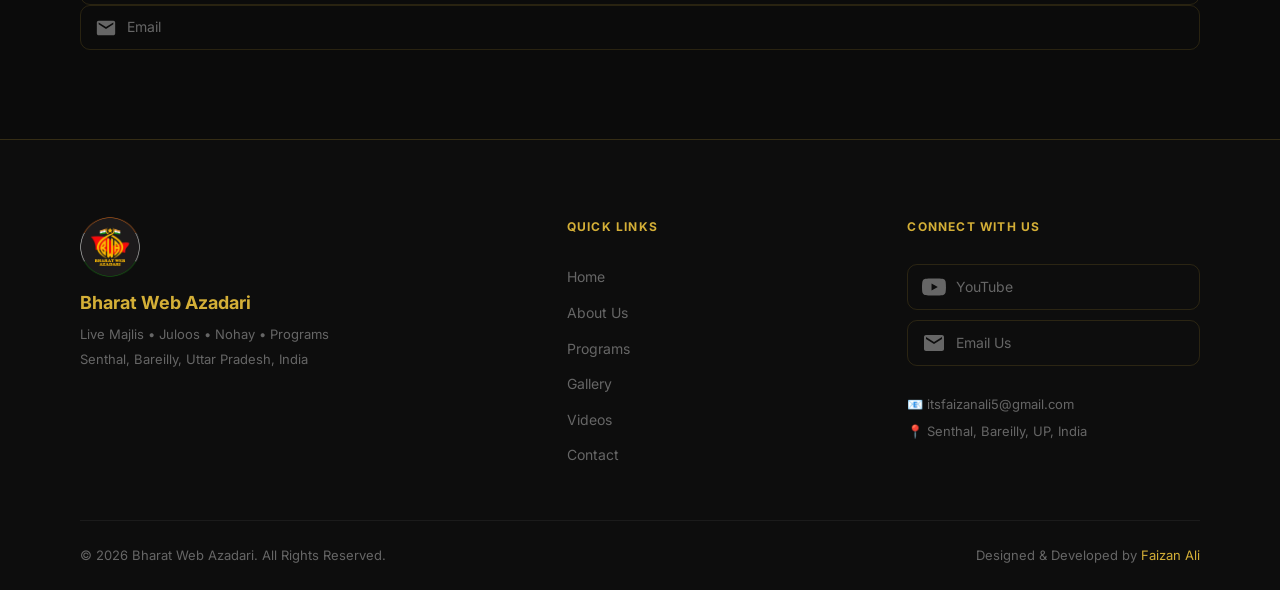
<file: contact.html>
﻿<!DOCTYPE html>
<html lang="en">
<head>
  <meta charset="UTF-8">
  <meta name="viewport" content="width=device-width, initial-scale=1.0">

  <!-- Primary SEO -->
  <title>Contact Us | Bharat Web Azadari</title>
  <meta name="description" content="Contact Bharat Web Azadari — reach out for inquiries, collaborations, or feedback. Based in Senthal, Bareilly, Uttar Pradesh, India.">
  <meta name="keywords" content="Contact Bharat Web Azadari, BWA contact, Shia Azadari Bareilly, itsfaizanali5@gmail.com, Senthal Bareilly UP">
  <meta name="author" content="Bharat Web Azadari">
  <meta name="robots" content="index, follow">

  <!-- Open Graph -->
  <meta property="og:type" content="website">
  <meta property="og:url" content="https://yourusername.github.io/bharat-web-azadari/contact.html">
  <meta property="og:title" content="Contact Us | Bharat Web Azadari">
  <meta property="og:description" content="Get in touch with Bharat Web Azadari for inquiries, collaborations, or feedback.">
  <meta property="og:image" content="assets/logo.png">
  <meta property="og:site_name" content="Bharat Web Azadari">

  <!-- Twitter Card -->
  <meta name="twitter:card" content="summary_large_image">
  <meta name="twitter:title" content="Contact Us | Bharat Web Azadari">
  <meta name="twitter:description" content="Contact Bharat Web Azadari — Senthal, Bareilly, Uttar Pradesh, India.">
  <meta name="twitter:image" content="assets/logo.png">

  <!-- Canonical -->
  <link rel="canonical" href="https://yourusername.github.io/bharat-web-azadari/contact.html">

  <!-- Favicon -->
  <link rel="icon" href="assets/logo.png" type="image/png">
  <link rel="apple-touch-icon" href="assets/icons/icon-192.png">

  <!-- PWA Manifest -->
  <link rel="manifest" href="manifest.json">
  <meta name="theme-color" content="#D4AF37">

  <!-- Google Fonts -->
  <link rel="preconnect" href="https://fonts.googleapis.com">
  <link rel="preconnect" href="https://fonts.gstatic.com" crossorigin>
  <link href="https://fonts.googleapis.com/css2?family=Inter:wght@300;400;500;600;700;800;900&display=swap" rel="stylesheet">

  <!-- CSS -->
  <link rel="stylesheet" href="css/main.css">
  <link rel="stylesheet" href="css/components.css">
  <link rel="stylesheet" href="css/mobile.css">

  <style>
    /* ── CRITICAL BUTTON OVERRIDES (inline for guaranteed render) ── */
    
    /* All buttons base */
    .btn-primary, .btn-secondary, .btn-danger, .btn-subscribe, .btn-ghost {
      display: inline-flex !important;
      align-items: center !important;
      justify-content: center !important;
      gap: 8px !important;
      font-family: inherit !important;
      font-weight: 600 !important;
      line-height: 1.2 !important;
      border-radius: 10px !important;
      cursor: pointer !important;
      text-decoration: none !important;
      white-space: nowrap !important;
      transition: all 0.3s ease !important;
      padding: 13px 26px !important;
      font-size: 15px !important;
      border: 1.5px solid transparent !important;
    }
    /* Gold gradient — primary */
    .btn-primary {
      background: linear-gradient(135deg, #D4AF37, #E8C84A, #B8962E) !important;
      color: #0B0B0B !important;
      box-shadow: 0 2px 14px rgba(212,175,55,0.3) !important;
    }
    .btn-primary:hover { transform: translateY(-2px) !important; box-shadow: 0 6px 24px rgba(212,175,55,0.45) !important; }
    
    /* Gold outline — secondary */
    .btn-secondary {
      background: transparent !important;
      color: #D4AF37 !important;
      border-color: rgba(212,175,55,0.6) !important;
    }
    .btn-secondary:hover { background: rgba(212,175,55,0.1) !important; border-color: #D4AF37 !important; transform: translateY(-2px) !important; }
    
    /* Red YouTube — subscribe */
    .btn-subscribe {
      background: #FF0000 !important;
      color: #fff !important;
      border-color: transparent !important;
      box-shadow: 0 2px 12px rgba(255,0,0,0.25) !important;
    }
    .btn-subscribe:hover { background: #CC0000 !important; transform: translateY(-2px) !important; box-shadow: 0 6px 22px rgba(255,0,0,0.4) !important; color: #fff !important; }
    
    /* Size overrides */
    .btn-sm { padding: 8px 18px !important; font-size: 13px !important; border-radius: 8px !important; }
    .btn-lg { padding: 15px 40px !important; font-size: 17px !important; border-radius: 12px !important; }
    .btn-xs { padding: 6px 12px !important; font-size: 12px !important; border-radius: 7px !important; }
    .w-full { width: 100% !important; box-sizing: border-box !important; }
    
    /* CTA rows / containers */
    .about-cta-row { display: flex; align-items: center; gap: 14px; flex-wrap: wrap; margin-top: 24px; }
    .hero-cta-group { display: flex; align-items: center; justify-content: center; gap: 14px; flex-wrap: wrap; }
    .stats-cta { text-align: center; margin-top: 32px; }
    .stats-cta p { color: #aaa; margin-bottom: 16px; font-size: 15px; }
    
    /* Subscribe CTA card */
    .subscribe-cta-card {
      background: linear-gradient(135deg, rgba(212,175,55,0.07), rgba(212,175,55,0.02));
      border: 1px solid rgba(212,175,55,0.2);
      border-radius: 20px;
      padding: 56px 40px;
      text-align: center;
    }
    .subscribe-cta-icon { font-size: 56px; margin-bottom: 16px; display: block; }
    .subscribe-cta-card h2 { font-size: 28px; font-weight: 800; margin-bottom: 12px; color: #f5f5f5; }
    .subscribe-cta-card > p { color: #aaa; font-size: 16px; margin-bottom: 28px; max-width: 480px; margin-left: auto; margin-right: auto; }
    
    /* Submit button */
    button[type="submit"].btn-primary, button.btn-primary {
      width: 100%; padding: 15px 24px !important; font-size: 16px !important; font-weight: 700 !important;
    }
    button.btn-secondary { cursor: pointer; }
    
    /* Nav cta sizing */
    .nav-cta { margin-left: 8px; }
    a.btn-subscribe.nav-cta { padding: 8px 16px !important; font-size: 13px !important; border-radius: 8px !important; }

    /* Mobile nav critical overrides */
    @media (max-width: 768px) {
      .site-header { background: rgba(11,11,11,0.97) !important; border-bottom: 1px solid rgba(212,175,55,0.2) !important; }
      .nav-links { display: none !important; }
      .hamburger { display: flex !important; }
      .mobile-menu { display: block !important; visibility: hidden; }
      .mobile-menu.open { visibility: visible !important; opacity: 1 !important; transform: translateY(0) !important; pointer-events: auto !important; }
    }
  </style>
</head>
<body>

  <!-- ========== HEADER / NAVIGATION ========== -->
  <header class="site-header" id="site-header">
    <div class="container">
      <nav class="navbar">
        <a href="index.html" class="nav-logo">
          <img src="assets/logo.png" alt="Bharat Web Azadari Logo" width="48" height="48">
          <span class="logo-text">Bharat Web <span class="gold">Azadari</span></span>
        </a>
        <ul class="nav-links" id="nav-links">
          <li><a href="index.html" class="nav-link">Home</a></li>
          <li><a href="about.html" class="nav-link">About</a></li>
          <li><a href="programs.html" class="nav-link">Programs</a></li>
          <li><a href="gallery.html" class="nav-link">Gallery</a></li>
          <li><a href="videos.html" class="nav-link">Videos</a></li>
          <li><a href="contact.html" class="nav-link active">Contact</a></li>
          <li><a href="https://youtube.com/@bharatwebazadari" target="_blank" rel="noopener noreferrer" class="btn-subscribe nav-cta" style="font-size:13px;padding:8px 16px;"><svg viewBox="0 0 24 24" width="14" height="14" fill="currentColor"><path d="M23.498 6.186a3.016 3.016 0 0 0-2.122-2.136C19.505 3.545 12 3.545 12 3.545s-7.505 0-9.377.505A3.017 3.017 0 0 0 .502 6.186C0 8.07 0 12 0 12s0 3.93.502 5.814a3.016 3.016 0 0 0 2.122 2.136c1.871.505 9.376.505 9.376.505s7.505 0 9.377-.505a3.015 3.015 0 0 0 2.122-2.136C24 15.93 24 12 24 12s0-3.93-.502-5.814zM9.545 15.568V8.432L15.818 12l-6.273 3.568z"/></svg>Subscribe</a></li>
        </ul>
        <button class="hamburger" id="hamburger" aria-label="Toggle menu" aria-expanded="false">
          <span></span><span></span><span></span>
        </button>
      </nav>
    </div>
  </header>

  <!-- Mobile Menu -->
  <div class="mobile-menu" id="mobile-menu" aria-hidden="true">
    <div class="mobile-menu__inner">
      <a href="index.html" class="mobile-nav-link">Home</a>
      <a href="about.html" class="mobile-nav-link">About</a>
      <a href="programs.html" class="mobile-nav-link">Programs</a>
      <a href="gallery.html" class="mobile-nav-link">Gallery</a>
      <a href="videos.html" class="mobile-nav-link">Videos</a>
      <a href="contact.html" class="mobile-nav-link">Contact</a>
      <div class="mobile-menu__divider"></div>
      <a href="https://youtube.com/@bharatwebazadari" target="_blank" rel="noopener noreferrer" class="btn-subscribe" style="justify-content:center;">
        <svg viewBox="0 0 24 24" width="16" height="16" fill="currentColor"><path d="M23.498 6.186a3.016 3.016 0 0 0-2.122-2.136C19.505 3.545 12 3.545 12 3.545s-7.505 0-9.377.505A3.017 3.017 0 0 0 .502 6.186C0 8.07 0 12 0 12s0 3.93.502 5.814a3.016 3.016 0 0 0 2.122 2.136c1.871.505 9.376.505 9.376.505s7.505 0 9.377-.505a3.015 3.015 0 0 0 2.122-2.136C24 15.93 24 12 24 12s0-3.93-.502-5.814zM9.545 15.568V8.432L15.818 12l-6.273 3.568z"/></svg>
        Subscribe on YouTube
      </a>
    </div>
  </div>
  <main>

    <!-- ========== PAGE HERO ========== -->
    <section class="page-hero" aria-label="Contact Page Hero">
      <div class="page-hero-bg" aria-hidden="true"></div>
      <div class="container">
        <div class="page-hero-content" data-animate="fade-up">
          <nav class="breadcrumb" aria-label="Breadcrumb">
            <ol>
              <li><a href="index.html">Home</a></li>
              <li aria-hidden="true">›</li>
              <li aria-current="page">Contact</li>
            </ol>
          </nav>
          <h1 class="page-hero-title">Contact <span class="gold">Us</span></h1>
          <p class="page-hero-subtitle">We'd love to hear from you — reach out anytime</p>
        </div>
      </div>
    </section>

    <!-- ========== CONTACT SECTION ========== -->
    <section class="section contact-section" aria-labelledby="contact-form-heading">
      <div class="container">
        <div class="contact-grid">

          <!-- ===== LEFT: CONTACT FORM ===== -->
          <div class="contact-form-col" data-animate="fade-up">
            <div class="contact-form-card">
              <div class="form-card-header">
                <div class="form-icon" aria-hidden="true">✉️</div>
                <h2 id="contact-form-heading">Send Us a Message</h2>
                <p>Fill in the form below and we'll get back to you as soon as possible.</p>
              </div>

              <form id="contact-form" novalidate aria-label="Contact form">

                <!-- Name -->
                <div class="form-group">
                  <label class="form-label" for="name">
                    Your Name <span class="required" aria-hidden="true">*</span>
                  </label>
                  <input
                    type="text"
                    id="name"
                    name="name"
                    class="form-input"
                    placeholder="Enter your name"
                    required
                    autocomplete="name"
                    aria-required="true"
                    aria-describedby="name-error"
                  >
                  <span class="form-error" id="name-error" role="alert" aria-live="polite"></span>
                </div>

                <!-- Email -->
                <div class="form-group">
                  <label class="form-label" for="email">
                    Email Address <span class="required" aria-hidden="true">*</span>
                  </label>
                  <input
                    type="email"
                    id="email"
                    name="email"
                    class="form-input"
                    placeholder="your@email.com"
                    required
                    autocomplete="email"
                    aria-required="true"
                    aria-describedby="email-error"
                  >
                  <span class="form-error" id="email-error" role="alert" aria-live="polite"></span>
                </div>

                <!-- Subject -->
                <div class="form-group">
                  <label class="form-label" for="subject">
                    Subject <span class="required" aria-hidden="true">*</span>
                  </label>
                  <input
                    type="text"
                    id="subject"
                    name="subject"
                    class="form-input"
                    placeholder="How can we help?"
                    required
                    aria-required="true"
                    aria-describedby="subject-error"
                  >
                  <span class="form-error" id="subject-error" role="alert" aria-live="polite"></span>
                </div>

                <!-- Message -->
                <div class="form-group">
                  <label class="form-label" for="message">
                    Message <span class="required" aria-hidden="true">*</span>
                  </label>
                  <textarea
                    id="message"
                    name="message"
                    class="form-textarea"
                    rows="5"
                    placeholder="Write your message..."
                    required
                    maxlength="500"
                    aria-required="true"
                    aria-describedby="message-error message-hint"
                  ></textarea>
                  <div class="char-counter" id="message-hint" aria-live="polite">
                    <span id="char-count">0</span>/500 characters
                  </div>
                  <span class="form-error" id="message-error" role="alert" aria-live="polite"></span>
                </div>

                <!-- Honeypot (anti-spam, hidden from users) -->
                <div class="form-honeypot" aria-hidden="true" style="display:none !important; visibility:hidden; position:absolute; left:-9999px;">
                  <label for="website-url">Leave this blank</label>
                  <input type="text" id="website-url" name="website" tabindex="-1" autocomplete="off">
                </div>

                <!-- Submit Button -->
                <button type="submit" id="submit-btn" class="btn-primary w-full" aria-label="Send your message">
                  <span class="submit-text">
                    <svg viewBox="0 0 24 24" width="18" height="18" fill="currentColor" aria-hidden="true"><path d="M2.01 21L23 12 2.01 3 2 10l15 2-15 2z"/></svg>
                    Send Message
                  </span>
                  <span class="submit-loading" style="display:none;" aria-hidden="true">
                    <span class="spinner-sm"></span>
                    Sending...
                  </span>
                </button>

              </form>
            </div>
          </div>

          <!-- ===== RIGHT: CONTACT INFO ===== -->
          <div class="contact-info-col" data-animate="fade-up">

            <!-- Email Card -->
            <article class="contact-info-card">
              <div class="contact-info-icon email-icon" aria-hidden="true">
                <svg viewBox="0 0 24 24" width="28" height="28" fill="currentColor"><path d="M20 4H4c-1.1 0-2 .9-2 2v12c0 1.1.9 2 2 2h16c1.1 0 2-.9 2-2V6c0-1.1-.9-2-2-2zm0 4l-8 5-8-5V6l8 5 8-5v2z"/></svg>
              </div>
              <div class="contact-info-body">
                <h3>Email</h3>
                <p>Reach us directly via email for any queries or collaboration requests.</p>
                <a href="mailto:itsfaizanali5@gmail.com" class="contact-info-link">
                  itsfaizanali5@gmail.com
                </a>
              </div>
            </article>

            <!-- YouTube Card -->
            <article class="contact-info-card">
              <div class="contact-info-icon youtube-icon" aria-hidden="true">
                <svg viewBox="0 0 24 24" width="28" height="28" fill="currentColor"><path d="M23.498 6.186a3.016 3.016 0 0 0-2.122-2.136C19.505 3.545 12 3.545 12 3.545s-7.505 0-9.377.505A3.017 3.017 0 0 0 .502 6.186C0 8.07 0 12 0 12s0 3.93.502 5.814a3.016 3.016 0 0 0 2.122 2.136c1.871.505 9.376.505 9.376.505s7.505 0 9.377-.505a3.015 3.015 0 0 0 2.122-2.136C24 15.93 24 12 24 12s0-3.93-.502-5.814zM9.545 15.568V8.432L15.818 12l-6.273 3.568z"/></svg>
              </div>
              <div class="contact-info-body">
                <h3>YouTube Channel</h3>
                <p>Subscribe to our YouTube channel for live streams, Nohay, Majlis, and more.</p>
                <a href="https://youtube.com/@bharatwebazadari" target="_blank" rel="noopener noreferrer" class="contact-info-link">
                  @bharatwebazadari ↗
                </a>
              </div>
            </article>

            <!-- Location Card -->
            <article class="contact-info-card">
              <div class="contact-info-icon location-icon" aria-hidden="true">
                <svg viewBox="0 0 24 24" width="28" height="28" fill="currentColor"><path d="M12 2C8.13 2 5 5.13 5 9c0 5.25 7 13 7 13s7-7.75 7-13c0-3.87-3.13-7-7-7zm0 9.5c-1.38 0-2.5-1.12-2.5-2.5s1.12-2.5 2.5-2.5 2.5 1.12 2.5 2.5-1.12 2.5-2.5 2.5z"/></svg>
              </div>
              <div class="contact-info-body">
                <h3>Location</h3>
                <p>We are based in Senthal, Bareilly, covering Azadari programs across the region.</p>
                <address class="contact-info-address">
                  Senthal, Bareilly,<br>
                  Uttar Pradesh, India
                </address>
                <a href="https://maps.google.com/?q=Senthal,Bareilly,UttarPradesh,India" target="_blank" rel="noopener noreferrer" class="contact-info-link">
                  View on Maps ↗
                </a>
              </div>
            </article>

            <!-- Social Links Card -->
            <article class="contact-info-card social-card">
              <h3>Follow Us</h3>
              <p>Stay connected with our latest programs and announcements</p>
              <div class="contact-social-links">
                <a href="https://youtube.com/@bharatwebazadari" target="_blank" rel="noopener noreferrer" class="social-link youtube" aria-label="Visit YouTube channel">
                  <svg viewBox="0 0 24 24" width="22" height="22" fill="currentColor" aria-hidden="true"><path d="M23.498 6.186a3.016 3.016 0 0 0-2.122-2.136C19.505 3.545 12 3.545 12 3.545s-7.505 0-9.377.505A3.017 3.017 0 0 0 .502 6.186C0 8.07 0 12 0 12s0 3.93.502 5.814a3.016 3.016 0 0 0 2.122 2.136c1.871.505 9.376.505 9.376.505s7.505 0 9.377-.505a3.015 3.015 0 0 0 2.122-2.136C24 15.93 24 12 24 12s0-3.93-.502-5.814zM9.545 15.568V8.432L15.818 12l-6.273 3.568z"/></svg>
                  YouTube
                </a>
                <a href="mailto:itsfaizanali5@gmail.com" class="social-link email" aria-label="Send email">
                  <svg viewBox="0 0 24 24" width="22" height="22" fill="currentColor" aria-hidden="true"><path d="M20 4H4c-1.1 0-2 .9-2 2v12c0 1.1.9 2 2 2h16c1.1 0 2-.9 2-2V6c0-1.1-.9-2-2-2zm0 4l-8 5-8-5V6l8 5 8-5v2z"/></svg>
                  Email
                </a>
              </div>
            </article>

          </div>
        </div>
      </div>
    </section>

  </main>

  <!-- ========== TOAST NOTIFICATION ========== -->
  <!-- Shown by contact.js on form submit success/error -->
  <div id="toast-container" class="toast-container" aria-live="polite" aria-atomic="true"></div>

  <!-- ========== FOOTER ========== -->
  <footer class="site-footer">
    <div class="container">
      <div class="footer-top">
        <div class="footer-brand">
          <img src="assets/logo.png" alt="BWA Logo" width="60" height="60">
          <h3>Bharat Web Azadari</h3>
          <p>Live Majlis &bull; Juloos &bull; Nohay &bull; Programs</p>
          <p>Senthal, Bareilly, Uttar Pradesh, India</p>
        </div>
        <div class="footer-links">
          <h4>Quick Links</h4>
          <ul>
            <li><a href="index.html">Home</a></li>
            <li><a href="about.html">About Us</a></li>
            <li><a href="programs.html">Programs</a></li>
            <li><a href="gallery.html">Gallery</a></li>
            <li><a href="videos.html">Videos</a></li>
            <li><a href="contact.html">Contact</a></li>
          </ul>
        </div>
        <div class="footer-social">
          <h4>Connect With Us</h4>
          <div class="social-links">
            <a href="https://youtube.com/@bharatwebazadari" target="_blank" rel="noopener noreferrer" class="social-link youtube" aria-label="YouTube Channel">
              <svg viewBox="0 0 24 24" width="24" height="24" fill="currentColor" aria-hidden="true"><path d="M23.498 6.186a3.016 3.016 0 0 0-2.122-2.136C19.505 3.545 12 3.545 12 3.545s-7.505 0-9.377.505A3.017 3.017 0 0 0 .502 6.186C0 8.07 0 12 0 12s0 3.93.502 5.814a3.016 3.016 0 0 0 2.122 2.136c1.871.505 9.376.505 9.376.505s7.505 0 9.377-.505a3.015 3.015 0 0 0 2.122-2.136C24 15.93 24 12 24 12s0-3.93-.502-5.814zM9.545 15.568V8.432L15.818 12l-6.273 3.568z"/></svg>
              YouTube
            </a>
            <a href="mailto:itsfaizanali5@gmail.com" class="social-link email" aria-label="Send Email">
              <svg viewBox="0 0 24 24" width="24" height="24" fill="currentColor" aria-hidden="true"><path d="M20 4H4c-1.1 0-2 .9-2 2v12c0 1.1.9 2 2 2h16c1.1 0 2-.9 2-2V6c0-1.1-.9-2-2-2zm0 4l-8 5-8-5V6l8 5 8-5v2z"/></svg>
              Email Us
            </a>
          </div>
          <div class="footer-contact">
            <p>📧 itsfaizanali5@gmail.com</p>
            <p>📍 Senthal, Bareilly, UP, India</p>
          </div>
        </div>
      </div>
      <div class="footer-bottom">
        <p>© 2026 Bharat Web Azadari. All Rights Reserved.</p>
        <p>Designed &amp; Developed by <span class="gold">Faizan Ali</span></p>
      </div>
    </div>
  </footer>

  <!-- ========== SCRIPTS ========== -->
  <script src="js/config.js"></script>
  <script src="js/api.js"></script>
  <script src="js/main.js"></script>
  <script src="js/contact.js"></script>

</body>
</html>
</file>
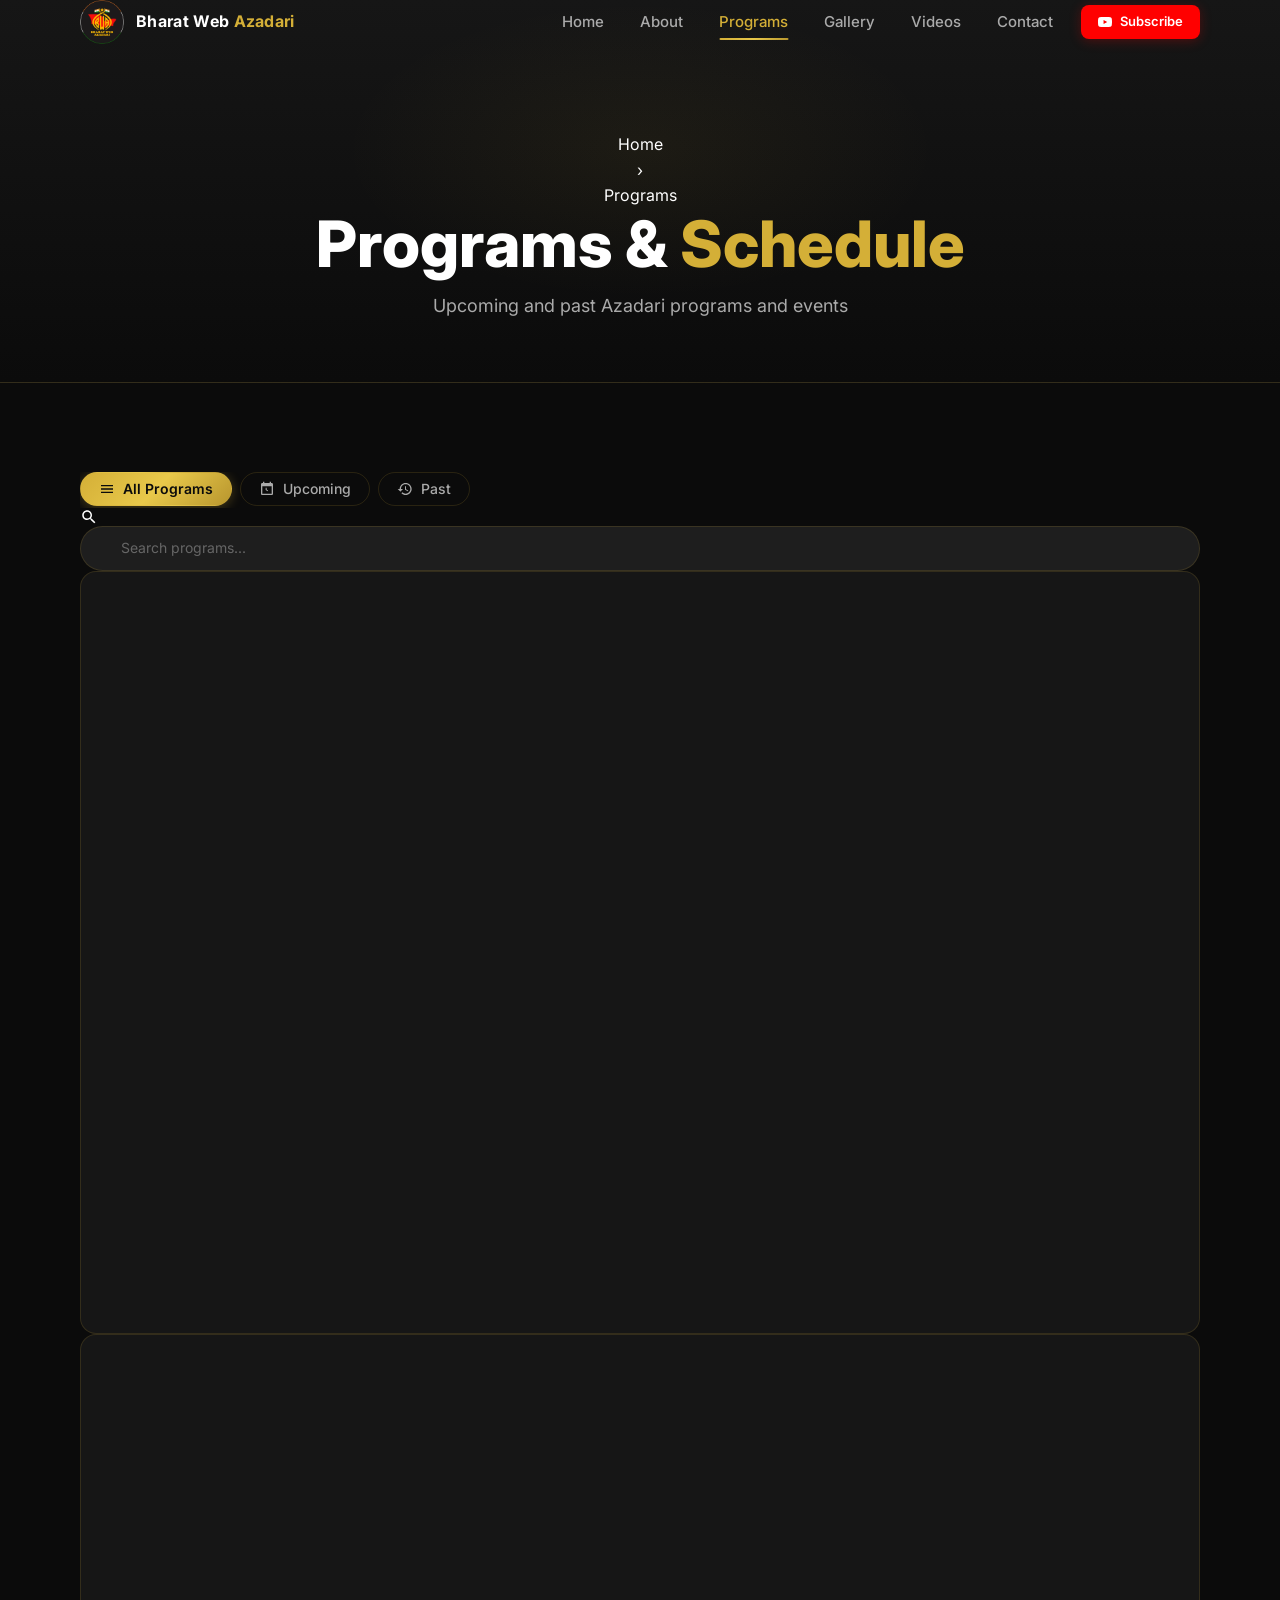
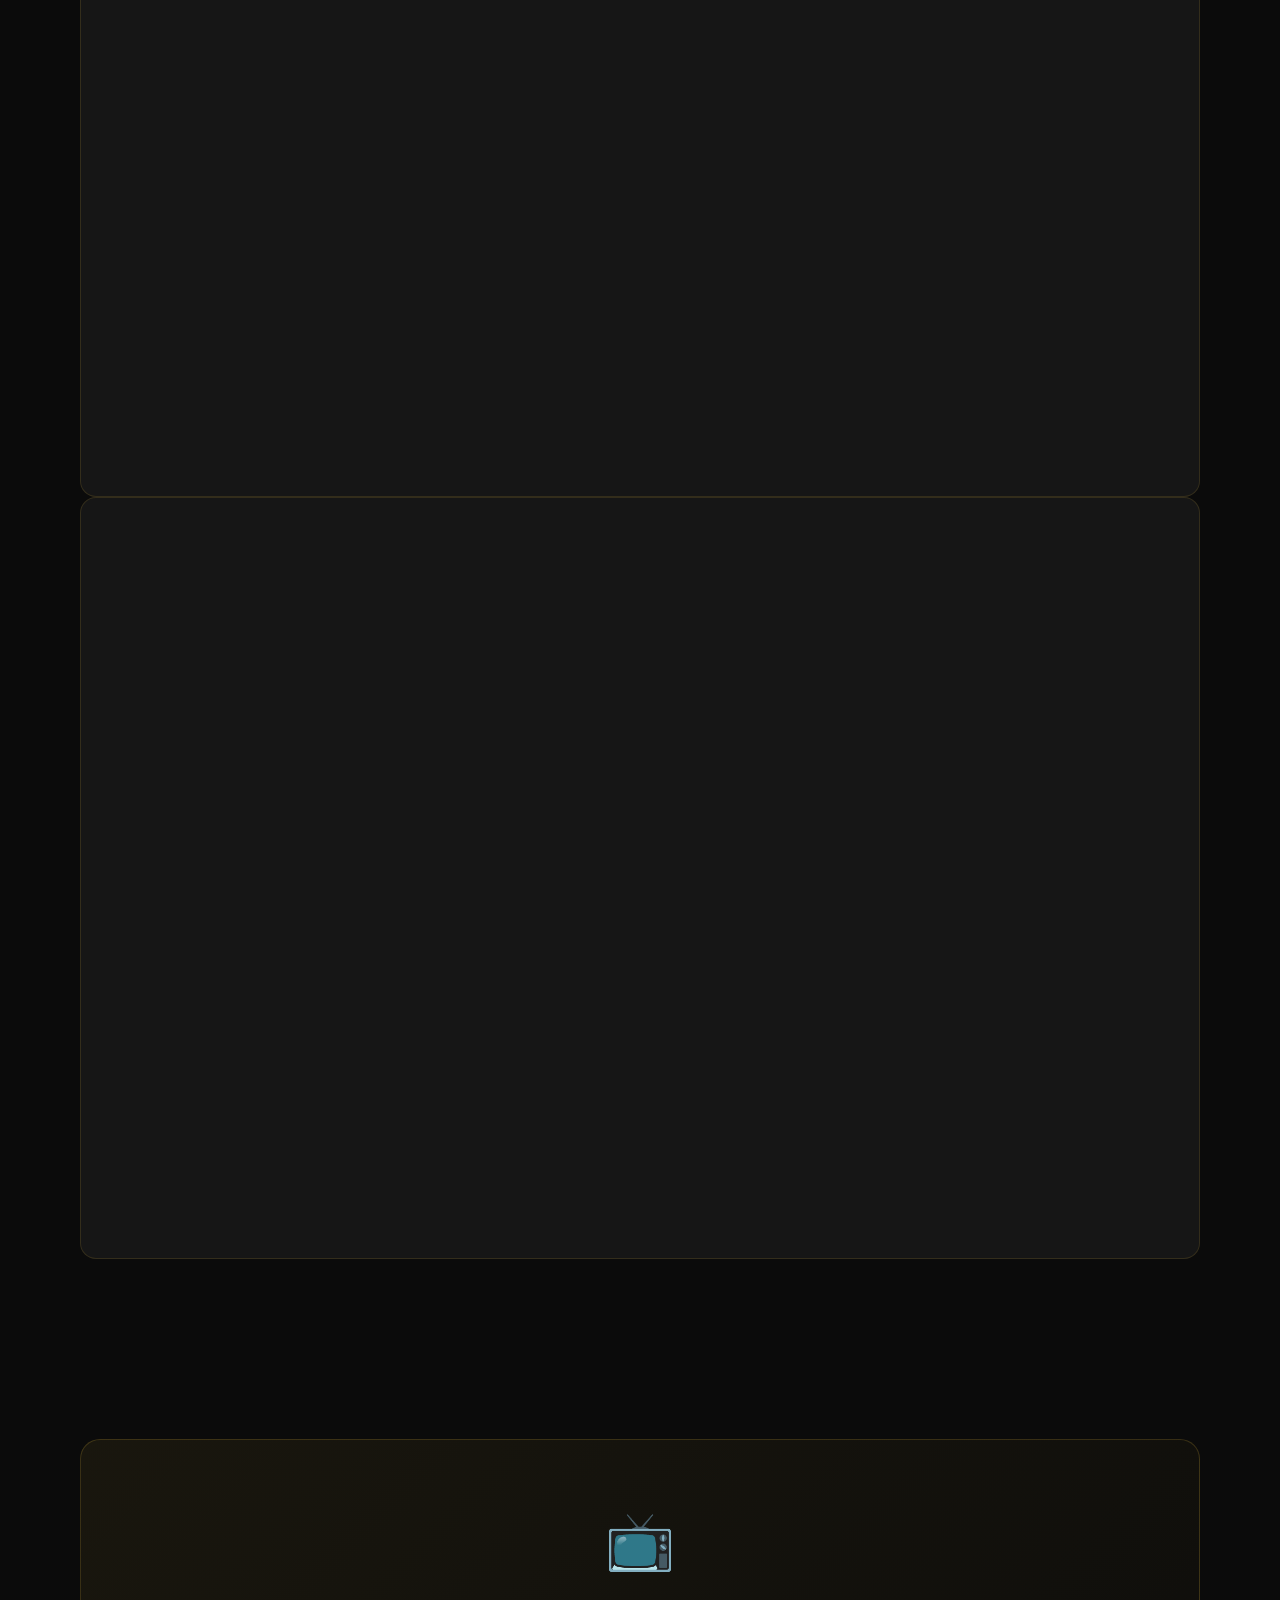
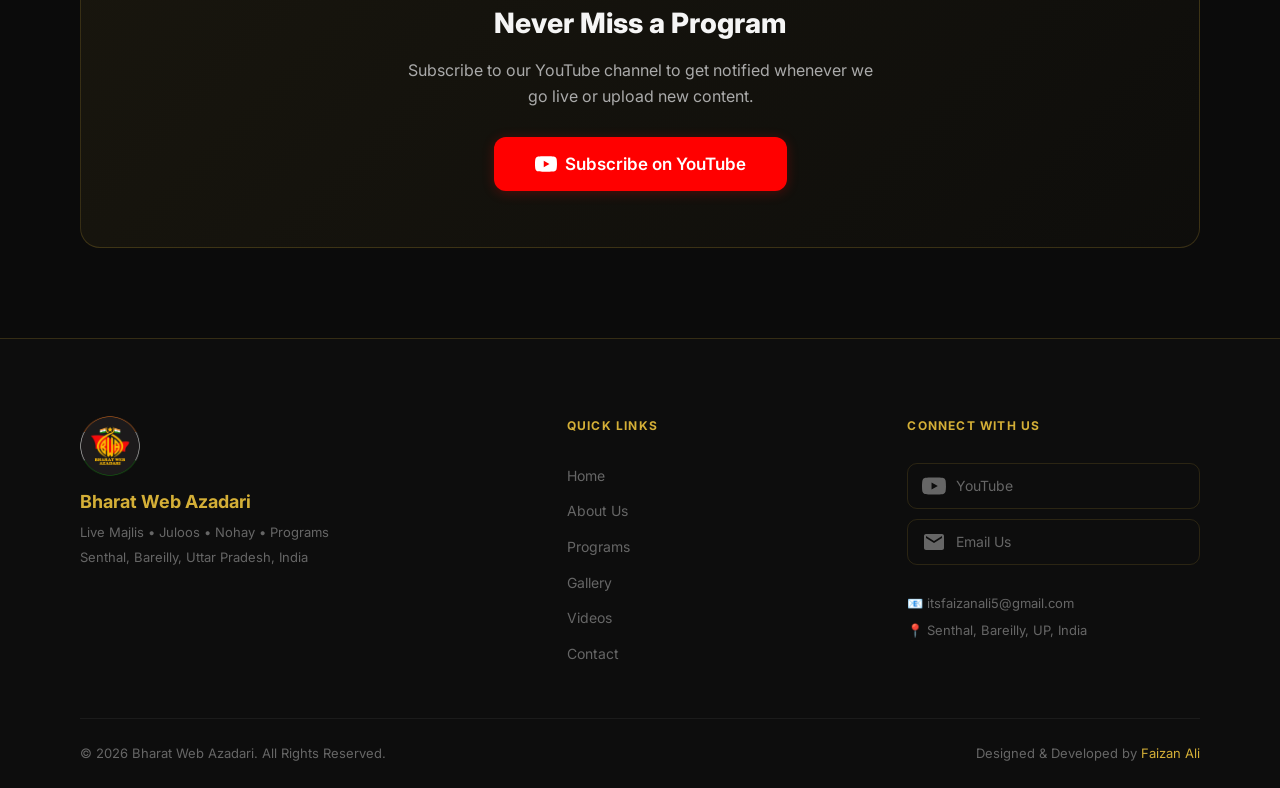
<file: programs.html>
﻿<!DOCTYPE html>
<html lang="en">
<head>
  <meta charset="UTF-8">
  <meta name="viewport" content="width=device-width, initial-scale=1.0">

  <!-- Primary SEO -->
  <title>Programs & Schedule | Bharat Web Azadari</title>
  <meta name="description" content="View upcoming and past Azadari programs by Bharat Web Azadari — Majlis, Juloos, Nohay events from Senthal, Bareilly, Uttar Pradesh.">
  <meta name="keywords" content="Bharat Web Azadari Programs, Majlis schedule, Juloos Bareilly, Nohay events, Muharram programs, Shia events UP India">
  <meta name="author" content="Bharat Web Azadari">
  <meta name="robots" content="index, follow">

  <!-- Open Graph -->
  <meta property="og:type" content="website">
  <meta property="og:url" content="https://yourusername.github.io/bharat-web-azadari/programs.html">
  <meta property="og:title" content="Programs & Schedule | Bharat Web Azadari">
  <meta property="og:description" content="View upcoming and past Azadari programs including Majlis, Juloos, and Nohay events.">
  <meta property="og:image" content="assets/logo.png">
  <meta property="og:site_name" content="Bharat Web Azadari">

  <!-- Twitter Card -->
  <meta name="twitter:card" content="summary_large_image">
  <meta name="twitter:title" content="Programs & Schedule | Bharat Web Azadari">
  <meta name="twitter:description" content="Upcoming and past Azadari programs — Majlis, Juloos, Nohay from Senthal, Bareilly, UP.">
  <meta name="twitter:image" content="assets/logo.png">

  <!-- Canonical -->
  <link rel="canonical" href="https://yourusername.github.io/bharat-web-azadari/programs.html">

  <!-- Favicon -->
  <link rel="icon" href="assets/logo.png" type="image/png">
  <link rel="apple-touch-icon" href="assets/icons/icon-192.png">

  <!-- PWA Manifest -->
  <link rel="manifest" href="manifest.json">
  <meta name="theme-color" content="#D4AF37">

  <!-- Google Fonts -->
  <link rel="preconnect" href="https://fonts.googleapis.com">
  <link rel="preconnect" href="https://fonts.gstatic.com" crossorigin>
  <link href="https://fonts.googleapis.com/css2?family=Inter:wght@300;400;500;600;700;800;900&display=swap" rel="stylesheet">

  <!-- CSS -->
  <link rel="stylesheet" href="css/main.css">
  <link rel="stylesheet" href="css/components.css">
  <link rel="stylesheet" href="css/mobile.css">

  <style>
    /* ── CRITICAL BUTTON OVERRIDES (inline for guaranteed render) ── */
    
    /* All buttons base */
    .btn-primary, .btn-secondary, .btn-danger, .btn-subscribe, .btn-ghost {
      display: inline-flex !important;
      align-items: center !important;
      justify-content: center !important;
      gap: 8px !important;
      font-family: inherit !important;
      font-weight: 600 !important;
      line-height: 1.2 !important;
      border-radius: 10px !important;
      cursor: pointer !important;
      text-decoration: none !important;
      white-space: nowrap !important;
      transition: all 0.3s ease !important;
      padding: 13px 26px !important;
      font-size: 15px !important;
      border: 1.5px solid transparent !important;
    }
    /* Gold gradient — primary */
    .btn-primary {
      background: linear-gradient(135deg, #D4AF37, #E8C84A, #B8962E) !important;
      color: #0B0B0B !important;
      box-shadow: 0 2px 14px rgba(212,175,55,0.3) !important;
    }
    .btn-primary:hover { transform: translateY(-2px) !important; box-shadow: 0 6px 24px rgba(212,175,55,0.45) !important; }
    
    /* Gold outline — secondary */
    .btn-secondary {
      background: transparent !important;
      color: #D4AF37 !important;
      border-color: rgba(212,175,55,0.6) !important;
    }
    .btn-secondary:hover { background: rgba(212,175,55,0.1) !important; border-color: #D4AF37 !important; transform: translateY(-2px) !important; }
    
    /* Red YouTube — subscribe */
    .btn-subscribe {
      background: #FF0000 !important;
      color: #fff !important;
      border-color: transparent !important;
      box-shadow: 0 2px 12px rgba(255,0,0,0.25) !important;
    }
    .btn-subscribe:hover { background: #CC0000 !important; transform: translateY(-2px) !important; box-shadow: 0 6px 22px rgba(255,0,0,0.4) !important; color: #fff !important; }
    
    /* Size overrides */
    .btn-sm { padding: 8px 18px !important; font-size: 13px !important; border-radius: 8px !important; }
    .btn-lg { padding: 15px 40px !important; font-size: 17px !important; border-radius: 12px !important; }
    .btn-xs { padding: 6px 12px !important; font-size: 12px !important; border-radius: 7px !important; }
    .w-full { width: 100% !important; box-sizing: border-box !important; }
    
    /* CTA rows / containers */
    .about-cta-row { display: flex; align-items: center; gap: 14px; flex-wrap: wrap; margin-top: 24px; }
    .hero-cta-group { display: flex; align-items: center; justify-content: center; gap: 14px; flex-wrap: wrap; }
    .stats-cta { text-align: center; margin-top: 32px; }
    .stats-cta p { color: #aaa; margin-bottom: 16px; font-size: 15px; }
    
    /* Subscribe CTA card */
    .subscribe-cta-card {
      background: linear-gradient(135deg, rgba(212,175,55,0.07), rgba(212,175,55,0.02));
      border: 1px solid rgba(212,175,55,0.2);
      border-radius: 20px;
      padding: 56px 40px;
      text-align: center;
    }
    .subscribe-cta-icon { font-size: 56px; margin-bottom: 16px; display: block; }
    .subscribe-cta-card h2 { font-size: 28px; font-weight: 800; margin-bottom: 12px; color: #f5f5f5; }
    .subscribe-cta-card > p { color: #aaa; font-size: 16px; margin-bottom: 28px; max-width: 480px; margin-left: auto; margin-right: auto; }
    
    /* Submit button */
    button[type="submit"].btn-primary, button.btn-primary {
      width: 100%; padding: 15px 24px !important; font-size: 16px !important; font-weight: 700 !important;
    }
    button.btn-secondary { cursor: pointer; }
    
    /* Nav cta sizing */
    .nav-cta { margin-left: 8px; }
    a.btn-subscribe.nav-cta { padding: 8px 16px !important; font-size: 13px !important; border-radius: 8px !important; }

    /* Mobile nav critical overrides */
    @media (max-width: 768px) {
      .site-header { background: rgba(11,11,11,0.97) !important; border-bottom: 1px solid rgba(212,175,55,0.2) !important; }
      .nav-links { display: none !important; }
      .hamburger { display: flex !important; }
      .mobile-menu { display: block !important; visibility: hidden; }
      .mobile-menu.open { visibility: visible !important; opacity: 1 !important; transform: translateY(0) !important; pointer-events: auto !important; }
    }
  </style>
</head>
<body>

  <!-- ========== HEADER / NAVIGATION ========== -->
  <header class="site-header" id="site-header">
    <div class="container">
      <nav class="navbar">
        <a href="index.html" class="nav-logo">
          <img src="assets/logo.png" alt="Bharat Web Azadari Logo" width="48" height="48">
          <span class="logo-text">Bharat Web <span class="gold">Azadari</span></span>
        </a>
        <ul class="nav-links" id="nav-links">
          <li><a href="index.html" class="nav-link">Home</a></li>
          <li><a href="about.html" class="nav-link">About</a></li>
          <li><a href="programs.html" class="nav-link active">Programs</a></li>
          <li><a href="gallery.html" class="nav-link">Gallery</a></li>
          <li><a href="videos.html" class="nav-link">Videos</a></li>
          <li><a href="contact.html" class="nav-link">Contact</a></li>
          <li><a href="https://youtube.com/@bharatwebazadari" target="_blank" rel="noopener noreferrer" class="btn-subscribe nav-cta" style="font-size:13px;padding:8px 16px;"><svg viewBox="0 0 24 24" width="14" height="14" fill="currentColor"><path d="M23.498 6.186a3.016 3.016 0 0 0-2.122-2.136C19.505 3.545 12 3.545 12 3.545s-7.505 0-9.377.505A3.017 3.017 0 0 0 .502 6.186C0 8.07 0 12 0 12s0 3.93.502 5.814a3.016 3.016 0 0 0 2.122 2.136c1.871.505 9.376.505 9.376.505s7.505 0 9.377-.505a3.015 3.015 0 0 0 2.122-2.136C24 15.93 24 12 24 12s0-3.93-.502-5.814zM9.545 15.568V8.432L15.818 12l-6.273 3.568z"/></svg>Subscribe</a></li>
        </ul>
        <button class="hamburger" id="hamburger" aria-label="Toggle menu" aria-expanded="false">
          <span></span><span></span><span></span>
        </button>
      </nav>
    </div>
  </header>

  <!-- Mobile Menu -->
  <div class="mobile-menu" id="mobile-menu" aria-hidden="true">
    <div class="mobile-menu__inner">
      <a href="index.html" class="mobile-nav-link">Home</a>
      <a href="about.html" class="mobile-nav-link">About</a>
      <a href="programs.html" class="mobile-nav-link">Programs</a>
      <a href="gallery.html" class="mobile-nav-link">Gallery</a>
      <a href="videos.html" class="mobile-nav-link">Videos</a>
      <a href="contact.html" class="mobile-nav-link">Contact</a>
      <div class="mobile-menu__divider"></div>
      <a href="https://youtube.com/@bharatwebazadari" target="_blank" rel="noopener noreferrer" class="btn-subscribe" style="justify-content:center;">
        <svg viewBox="0 0 24 24" width="16" height="16" fill="currentColor"><path d="M23.498 6.186a3.016 3.016 0 0 0-2.122-2.136C19.505 3.545 12 3.545 12 3.545s-7.505 0-9.377.505A3.017 3.017 0 0 0 .502 6.186C0 8.07 0 12 0 12s0 3.93.502 5.814a3.016 3.016 0 0 0 2.122 2.136c1.871.505 9.376.505 9.376.505s7.505 0 9.377-.505a3.015 3.015 0 0 0 2.122-2.136C24 15.93 24 12 24 12s0-3.93-.502-5.814zM9.545 15.568V8.432L15.818 12l-6.273 3.568z"/></svg>
        Subscribe on YouTube
      </a>
    </div>
  </div>
  <main>

    <!-- ========== PAGE HERO ========== -->
    <section class="page-hero" aria-label="Programs Page Hero">
      <div class="page-hero-bg" aria-hidden="true"></div>
      <div class="container">
        <div class="page-hero-content" data-animate="fade-up">
          <nav class="breadcrumb" aria-label="Breadcrumb">
            <ol>
              <li><a href="index.html">Home</a></li>
              <li aria-hidden="true">›</li>
              <li aria-current="page">Programs</li>
            </ol>
          </nav>
          <h1 class="page-hero-title">Programs &amp; <span class="gold">Schedule</span></h1>
          <p class="page-hero-subtitle">Upcoming and past Azadari programs and events</p>
        </div>
      </div>
    </section>

    <!-- ========== PROGRAMS SECTION ========== -->
    <section class="section programs-section" aria-labelledby="programs-heading">
      <div class="container">

        <!-- Filter Bar -->
        <div class="filter-bar" data-animate="fade-up" role="group" aria-label="Filter programs">
          <div class="filter-tabs">
            <button class="filter-tab active" data-filter="all" aria-pressed="true">
              <svg viewBox="0 0 24 24" width="16" height="16" fill="currentColor" aria-hidden="true"><path d="M3 18h18v-2H3v2zm0-5h18v-2H3v2zm0-7v2h18V6H3z"/></svg>
              All Programs
            </button>
            <button class="filter-tab" data-filter="upcoming" aria-pressed="false">
              <svg viewBox="0 0 24 24" width="16" height="16" fill="currentColor" aria-hidden="true"><path d="M19 3h-1V1h-2v2H8V1H6v2H5c-1.11 0-1.99.9-1.99 2L3 19c0 1.1.89 2 2 2h14c1.1 0 2-.9 2-2V5c0-1.1-.9-2-2-2zm0 16H5V8h14v11zm-7-9h-2v3.5l3 1.8.7-1.2-2.2-1.3V10z"/></svg>
              Upcoming
            </button>
            <button class="filter-tab" data-filter="past" aria-pressed="false">
              <svg viewBox="0 0 24 24" width="16" height="16" fill="currentColor" aria-hidden="true"><path d="M13 3c-4.97 0-9 4.03-9 9H1l3.89 3.89.07.14L9 12H6c0-3.87 3.13-7 7-7s7 3.13 7 7-3.13 7-7 7c-1.93 0-3.68-.79-4.94-2.06l-1.42 1.42C8.27 19.99 10.51 21 13 21c4.97 0 9-4.03 9-9s-4.03-9-9-9zm-1 5v5l4.28 2.54.72-1.21-3.5-2.08V8H12z"/></svg>
              Past
            </button>
          </div>

          <!-- Search (optional enhancement) -->
          <div class="programs-search">
            <label for="program-search" class="sr-only">Search programs</label>
            <div class="search-input-wrap">
              <svg viewBox="0 0 24 24" width="18" height="18" fill="currentColor" class="search-icon" aria-hidden="true"><path d="M15.5 14h-.79l-.28-.27C15.41 12.59 16 11.11 16 9.5 16 5.91 13.09 3 9.5 3S3 5.91 3 9.5 5.91 16 9.5 16c1.61 0 3.09-.59 4.23-1.57l.27.28v.79l5 4.99L20.49 19l-4.99-5zm-6 0C7.01 14 5 11.99 5 9.5S7.01 5 9.5 5 14 7.01 14 9.5 11.99 14 9.5 14z"/></svg>
              <input type="search" id="program-search" class="search-input" placeholder="Search programs..." aria-label="Search programs">
            </div>
          </div>
        </div>

        <!-- Programs Count Info -->
        <div class="programs-info" id="programs-info" aria-live="polite" style="display:none;">
          <span id="programs-count">0</span> programs found
        </div>

        <!-- Loading Skeleton -->
        <div class="programs-skeleton grid-auto" id="programs-skeleton" aria-busy="true" aria-label="Loading programs">
          <div class="skeleton-card program-skeleton-card">
            <div class="skeleton-img tall"></div>
            <div class="skeleton-content">
              <div class="skeleton-badge"></div>
              <div class="skeleton-line skeleton-title"></div>
              <div class="skeleton-line skeleton-text"></div>
              <div class="skeleton-line skeleton-text short"></div>
              <div class="skeleton-line skeleton-meta"></div>
            </div>
          </div>
          <div class="skeleton-card program-skeleton-card">
            <div class="skeleton-img tall"></div>
            <div class="skeleton-content">
              <div class="skeleton-badge"></div>
              <div class="skeleton-line skeleton-title"></div>
              <div class="skeleton-line skeleton-text"></div>
              <div class="skeleton-line skeleton-text short"></div>
              <div class="skeleton-line skeleton-meta"></div>
            </div>
          </div>
          <div class="skeleton-card program-skeleton-card">
            <div class="skeleton-img tall"></div>
            <div class="skeleton-content">
              <div class="skeleton-badge"></div>
              <div class="skeleton-line skeleton-title"></div>
              <div class="skeleton-line skeleton-text"></div>
              <div class="skeleton-line skeleton-text short"></div>
              <div class="skeleton-line skeleton-meta"></div>
            </div>
          </div>
        </div>

        <!-- Programs Grid - rendered by programs.js -->
        <div id="programs-grid" class="programs-grid" data-animate="fade-up" style="display:none;" aria-label="Programs list"></div>

        <!-- Empty State - shown when no programs match -->
        <div class="empty-state" id="programs-empty" style="display:none;" data-animate="fade-up">
          <div class="empty-icon" aria-hidden="true">📅</div>
          <h3 id="programs-empty-title">No Programs Found</h3>
          <p id="programs-empty-msg">There are no programs matching your current filter. Try a different filter or check back later.</p>
          <button class="btn-secondary" onclick="document.querySelector('[data-filter=all]').click()">View All Programs</button>
        </div>

        <!-- Error State -->
        <div class="error-state" id="programs-error" style="display:none;" data-animate="fade-up">
          <div class="error-icon" aria-hidden="true">⚠️</div>
          <h3>Failed to Load Programs</h3>
          <p>We couldn't load programs right now. Please check your connection and try again.</p>
          <button class="btn-primary" id="programs-retry-btn">Try Again</button>
        </div>

      </div>
    </section>

    <!-- ========== SUBSCRIBE CTA ========== -->
    <section class="section subscribe-cta-section" aria-label="YouTube Subscribe Call to Action">
      <div class="container">
        <div class="subscribe-cta-card" data-animate="fade-up">
          <div class="subscribe-cta-icon" aria-hidden="true">📺</div>
          <h2>Never Miss a Program</h2>
          <p>Subscribe to our YouTube channel to get notified whenever we go live or upload new content.</p>
          <a href="https://youtube.com/@bharatwebazadari" target="_blank" rel="noopener noreferrer" class="btn-subscribe btn-lg">
            <svg viewBox="0 0 24 24" width="22" height="22" fill="currentColor"><path d="M23.498 6.186a3.016 3.016 0 0 0-2.122-2.136C19.505 3.545 12 3.545 12 3.545s-7.505 0-9.377.505A3.017 3.017 0 0 0 .502 6.186C0 8.07 0 12 0 12s0 3.93.502 5.814a3.016 3.016 0 0 0 2.122 2.136c1.871.505 9.376.505 9.376.505s7.505 0 9.377-.505a3.015 3.015 0 0 0 2.122-2.136C24 15.93 24 12 24 12s0-3.93-.502-5.814zM9.545 15.568V8.432L15.818 12l-6.273 3.568z"/></svg>
            Subscribe on YouTube
          </a>
        </div>
      </div>
    </section>

  </main>

  <!-- ========== FOOTER ========== -->
  <footer class="site-footer">
    <div class="container">
      <div class="footer-top">
        <div class="footer-brand">
          <img src="assets/logo.png" alt="BWA Logo" width="60" height="60">
          <h3>Bharat Web Azadari</h3>
          <p>Live Majlis &bull; Juloos &bull; Nohay &bull; Programs</p>
          <p>Senthal, Bareilly, Uttar Pradesh, India</p>
        </div>
        <div class="footer-links">
          <h4>Quick Links</h4>
          <ul>
            <li><a href="index.html">Home</a></li>
            <li><a href="about.html">About Us</a></li>
            <li><a href="programs.html">Programs</a></li>
            <li><a href="gallery.html">Gallery</a></li>
            <li><a href="videos.html">Videos</a></li>
            <li><a href="contact.html">Contact</a></li>
          </ul>
        </div>
        <div class="footer-social">
          <h4>Connect With Us</h4>
          <div class="social-links">
            <a href="https://youtube.com/@bharatwebazadari" target="_blank" rel="noopener noreferrer" class="social-link youtube" aria-label="YouTube Channel">
              <svg viewBox="0 0 24 24" width="24" height="24" fill="currentColor" aria-hidden="true"><path d="M23.498 6.186a3.016 3.016 0 0 0-2.122-2.136C19.505 3.545 12 3.545 12 3.545s-7.505 0-9.377.505A3.017 3.017 0 0 0 .502 6.186C0 8.07 0 12 0 12s0 3.93.502 5.814a3.016 3.016 0 0 0 2.122 2.136c1.871.505 9.376.505 9.376.505s7.505 0 9.377-.505a3.015 3.015 0 0 0 2.122-2.136C24 15.93 24 12 24 12s0-3.93-.502-5.814zM9.545 15.568V8.432L15.818 12l-6.273 3.568z"/></svg>
              YouTube
            </a>
            <a href="mailto:itsfaizanali5@gmail.com" class="social-link email" aria-label="Send Email">
              <svg viewBox="0 0 24 24" width="24" height="24" fill="currentColor" aria-hidden="true"><path d="M20 4H4c-1.1 0-2 .9-2 2v12c0 1.1.9 2 2 2h16c1.1 0 2-.9 2-2V6c0-1.1-.9-2-2-2zm0 4l-8 5-8-5V6l8 5 8-5v2z"/></svg>
              Email Us
            </a>
          </div>
          <div class="footer-contact">
            <p>📧 itsfaizanali5@gmail.com</p>
            <p>📍 Senthal, Bareilly, UP, India</p>
          </div>
        </div>
      </div>
      <div class="footer-bottom">
        <p>© 2026 Bharat Web Azadari. All Rights Reserved.</p>
        <p>Designed &amp; Developed by <span class="gold">Faizan Ali</span></p>
      </div>
    </div>
  </footer>

  <!-- ========== SCRIPTS ========== -->
  <script src="js/config.js"></script>
  <script src="js/api.js"></script>
  <script src="js/main.js"></script>
  <script src="js/programs.js"></script>

</body>
</html>
</file>
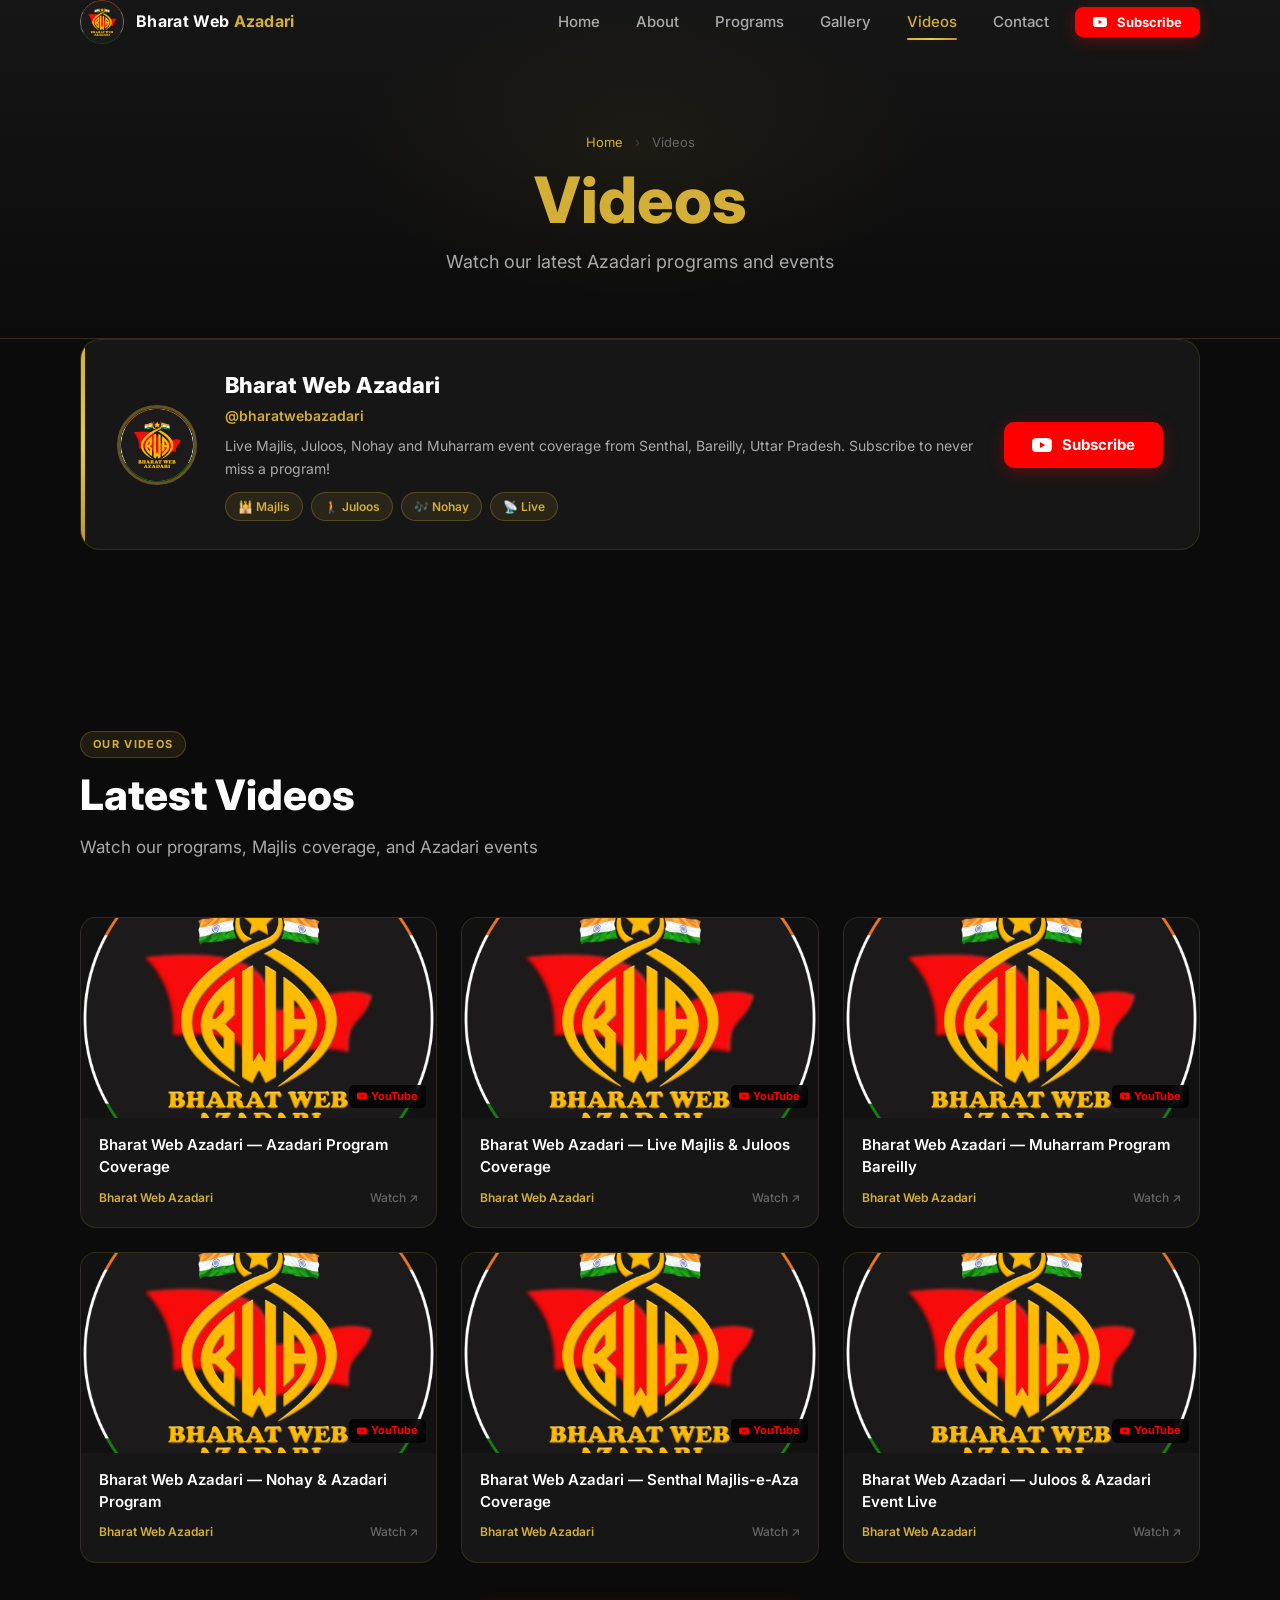
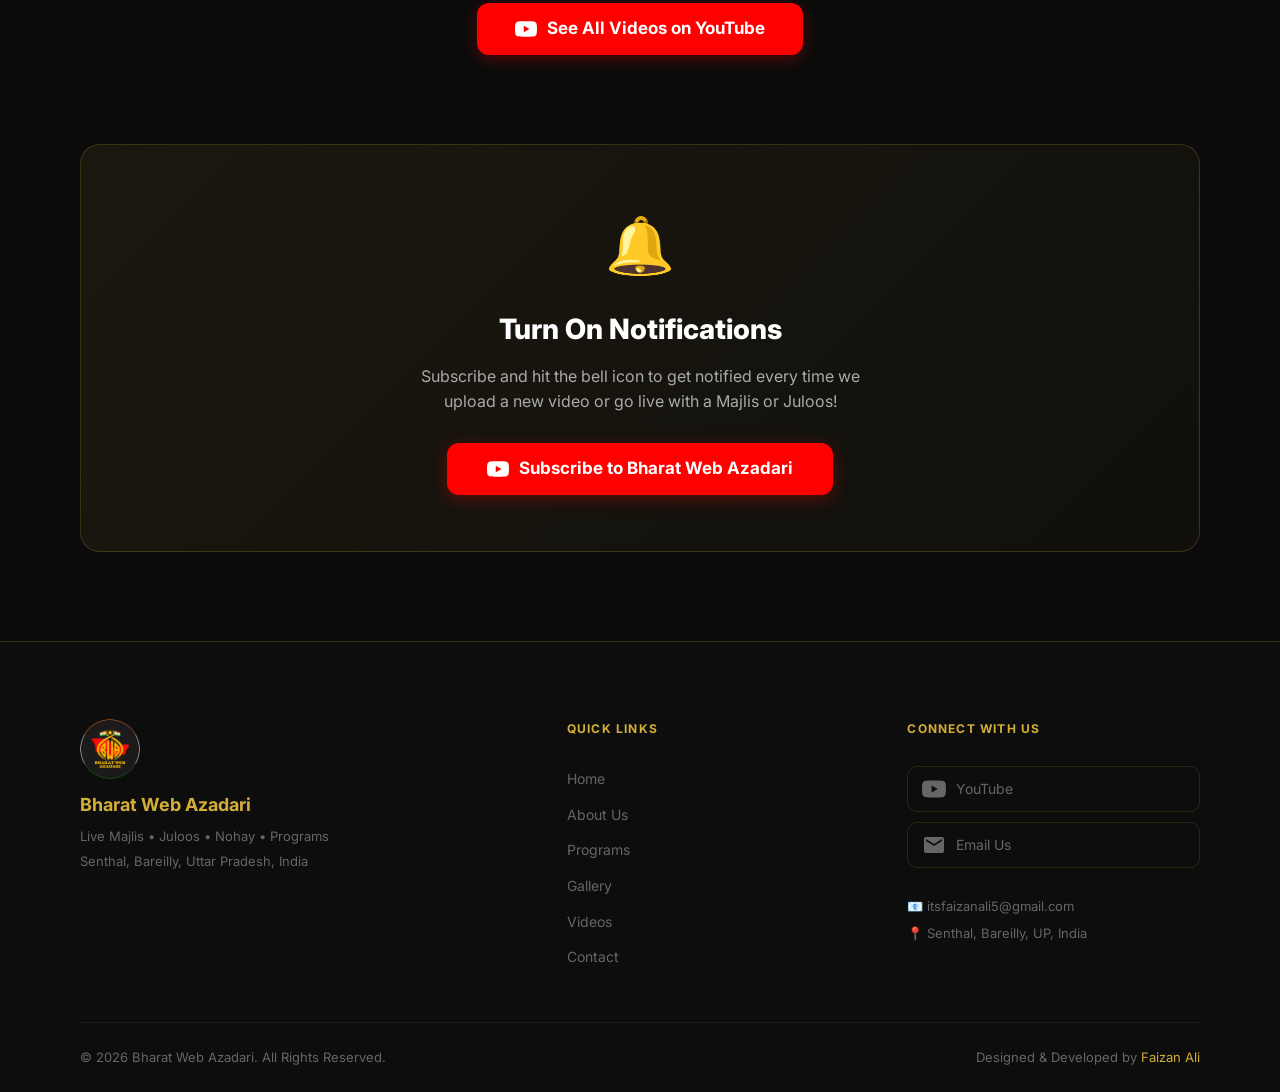
<file: videos.html>
﻿<!DOCTYPE html>
<html lang="en">
<head>
  <meta charset="UTF-8">
  <meta name="viewport" content="width=device-width, initial-scale=1.0">

  <!-- Primary SEO -->
  <title>Videos | Bharat Web Azadari</title>
  <meta name="description" content="Watch videos by Bharat Web Azadari — Live Majlis, Juloos, Nohay programs and Muharram events from Senthal, Bareilly, Uttar Pradesh on YouTube.">
  <meta name="keywords" content="Bharat Web Azadari videos, Majlis video, Juloos video, Nohay videos, Muharram videos, Shia Azadari YouTube, Bareilly Majlis">
  <meta name="author" content="Bharat Web Azadari">
  <meta name="robots" content="index, follow">

  <!-- Open Graph -->
  <meta property="og:type" content="website">
  <meta property="og:url" content="https://yourusername.github.io/bharat-web-azadari/videos.html">
  <meta property="og:title" content="Videos | Bharat Web Azadari">
  <meta property="og:description" content="Watch our latest Majlis, Juloos, Nohay and Muharram event videos from Senthal, Bareilly.">
  <meta property="og:image" content="assets/logo.png">
  <meta property="og:site_name" content="Bharat Web Azadari">

  <!-- Twitter Card -->
  <meta name="twitter:card" content="summary_large_image">
  <meta name="twitter:title" content="Videos | Bharat Web Azadari">
  <meta name="twitter:description" content="Latest Majlis, Juloos, Nohay and Muharram event videos from Senthal, Bareilly.">
  <meta name="twitter:image" content="assets/logo.png">

  <!-- Canonical -->
  <link rel="canonical" href="https://yourusername.github.io/bharat-web-azadari/videos.html">

  <!-- Favicon -->
  <link rel="icon" href="assets/logo.png" type="image/png">
  <link rel="apple-touch-icon" href="assets/icons/icon-192.png">

  <!-- PWA Manifest -->
  <link rel="manifest" href="manifest.json">
  <meta name="theme-color" content="#D4AF37">

  <!-- Google Fonts -->
  <link rel="preconnect" href="https://fonts.googleapis.com">
  <link rel="preconnect" href="https://fonts.gstatic.com" crossorigin>
  <link href="https://fonts.googleapis.com/css2?family=Inter:wght@300;400;500;600;700;800;900&display=swap" rel="stylesheet">

  <!-- CSS -->
  <link rel="stylesheet" href="css/main.css">
  <link rel="stylesheet" href="css/components.css">
  <link rel="stylesheet" href="css/mobile.css">

  <style>
    /* ── Page-specific styles ── */
    .page-hero { padding-top: calc(var(--header-height) + 60px); padding-bottom: 60px; }

    /* Channel banner */
    .channel-banner {
      display: flex;
      align-items: center;
      gap: 28px;
      background: var(--bg-secondary);
      border: 1px solid var(--border);
      border-radius: 20px;
      padding: 28px 36px;
      position: relative;
      overflow: hidden;
    }
    .channel-banner::before {
      content: '';
      position: absolute;
      left: 0; top: 0; bottom: 0;
      width: 4px;
      background: var(--gold-gradient);
    }
    .channel-banner-logo img {
      width: 80px;
      height: 80px;
      border-radius: 50%;
      border: 3px solid rgba(212,175,55,0.4);
      object-fit: cover;
      display: block;
      flex-shrink: 0;
    }
    .channel-banner-info { flex: 1; min-width: 0; }
    .channel-banner-name {
      font-size: 22px;
      font-weight: 800;
      color: var(--text-primary);
      margin-bottom: 2px;
    }
    .channel-banner-handle {
      font-size: 14px;
      color: var(--gold);
      font-weight: 600;
      margin-bottom: 8px;
    }
    .channel-banner-desc {
      font-size: 14px;
      color: var(--text-secondary);
      line-height: 1.6;
      margin-bottom: 12px;
      display: -webkit-box;
      -webkit-line-clamp: 2;
      -webkit-box-orient: vertical;
      overflow: hidden;
    }
    .channel-banner-tags { display: flex; gap: 8px; flex-wrap: wrap; }
    .channel-tag {
      font-size: 12px;
      font-weight: 600;
      padding: 4px 12px;
      border-radius: 20px;
      background: rgba(212,175,55,0.1);
      border: 1px solid rgba(212,175,55,0.25);
      color: var(--gold);
    }
    .channel-banner-cta { flex-shrink: 0; }

    /* ── Subscribe button — red YouTube style ── */
    .btn-subscribe {
      display: inline-flex;
      align-items: center;
      gap: 10px;
      background: #FF0000;
      color: #fff;
      font-family: var(--font-family);
      font-size: 15px;
      font-weight: 700;
      padding: 13px 28px;
      border-radius: 10px;
      border: none;
      text-decoration: none;
      cursor: pointer;
      white-space: nowrap;
      transition: all 0.3s ease;
      box-shadow: 0 4px 16px rgba(255,0,0,0.3);
    }
    .btn-subscribe:hover {
      background: #CC0000;
      transform: translateY(-2px);
      box-shadow: 0 8px 24px rgba(255,0,0,0.4);
      color: #fff;
    }
    .btn-subscribe svg { flex-shrink: 0; }

    /* ── Videos grid ── */
    .videos-fixed-grid {
      display: grid;
      grid-template-columns: repeat(3, 1fr);
      gap: 24px;
    }
    @media (max-width: 1024px) {
      .videos-fixed-grid { grid-template-columns: repeat(2, 1fr); }
    }
    @media (max-width: 600px) {
      .videos-fixed-grid { grid-template-columns: 1fr; }
      .channel-banner { flex-direction: column; text-align: center; padding: 24px 20px; }
      .channel-banner::before { width: 100%; height: 4px; bottom: auto; }
      .channel-banner-tags { justify-content: center; }
    }

    /* ── Static video card ── */
    .vid-card {
      background: var(--bg-secondary);
      border: 1px solid var(--border);
      border-radius: 16px;
      overflow: hidden;
      transition: all 0.3s ease;
      text-decoration: none;
      display: block;
      color: inherit;
    }
    .vid-card:hover {
      transform: translateY(-5px);
      border-color: var(--border-hover);
      box-shadow: 0 12px 40px rgba(212,175,55,0.12);
      color: inherit;
    }
    .vid-thumb {
      position: relative;
      width: 100%;
      aspect-ratio: 16/9;
      overflow: hidden;
      background: #111;
    }
    .vid-thumb img {
      width: 100%;
      height: 100%;
      object-fit: cover;
      display: block;
      transition: transform 0.4s ease;
    }
    .vid-card:hover .vid-thumb img { transform: scale(1.06); }
    .vid-play-overlay {
      position: absolute;
      inset: 0;
      display: flex;
      align-items: center;
      justify-content: center;
      background: rgba(0,0,0,0.25);
      opacity: 0;
      transition: opacity 0.3s ease;
    }
    .vid-card:hover .vid-play-overlay { opacity: 1; }
    .vid-play-btn {
      width: 60px;
      height: 60px;
      background: linear-gradient(135deg, #D4AF37, #E8C84A, #B8962E);
      border-radius: 50%;
      display: flex;
      align-items: center;
      justify-content: center;
      box-shadow: 0 4px 24px rgba(212,175,55,0.5);
      transform: scale(0.85);
      transition: transform 0.3s ease;
    }
    .vid-card:hover .vid-play-btn { transform: scale(1); }
    .vid-play-btn::after {
      content: '';
      display: block;
      width: 0; height: 0;
      border-style: solid;
      border-width: 10px 0 10px 18px;
      border-color: transparent transparent transparent #0B0B0B;
      margin-left: 4px;
    }
    .vid-yt-badge {
      position: absolute;
      bottom: 10px;
      right: 10px;
      background: rgba(0,0,0,0.8);
      color: #FF0000;
      font-size: 11px;
      font-weight: 700;
      padding: 3px 8px;
      border-radius: 5px;
      display: flex;
      align-items: center;
      gap: 4px;
      backdrop-filter: blur(4px);
    }
    .vid-body { padding: 16px 18px 20px; }
    .vid-title {
      font-size: 15px;
      font-weight: 600;
      color: var(--text-primary);
      line-height: 1.45;
      margin-bottom: 10px;
      display: -webkit-box;
      -webkit-line-clamp: 2;
      -webkit-box-orient: vertical;
      overflow: hidden;
      transition: color 0.2s;
    }
    .vid-card:hover .vid-title { color: var(--gold-light); }
    .vid-meta {
      display: flex;
      align-items: center;
      justify-content: space-between;
      font-size: 12px;
      color: var(--text-muted);
    }
    .vid-channel { color: var(--gold); font-weight: 600; font-size: 12px; }
    .vid-watch-link {
      font-size: 12px;
      color: var(--text-muted);
      font-weight: 500;
      display: flex;
      align-items: center;
      gap: 4px;
    }
    .vid-card:hover .vid-watch-link { color: var(--gold); }

    /* ── Subscribe CTA card ── */
    .subscribe-cta-card {
      background: linear-gradient(135deg, rgba(212,175,55,0.08) 0%, rgba(212,175,55,0.03) 100%);
      border: 1px solid rgba(212,175,55,0.2);
      border-radius: 20px;
      padding: 56px 40px;
      text-align: center;
    }
    .subscribe-cta-icon { font-size: 56px; margin-bottom: 16px; }
    .subscribe-cta-card h2 { font-size: 28px; font-weight: 800; margin-bottom: 12px; }
    .subscribe-cta-card p { color: var(--text-secondary); font-size: 16px; margin-bottom: 28px; max-width: 480px; margin-left: auto; margin-right: auto; }
    .subscribe-cta-card p { margin-bottom: 28px; }
  </style>
</head>
<body>

  <!-- ========== HEADER / NAVIGATION ========== -->
  <header class="site-header" id="site-header">
    <div class="container">
      <nav class="navbar">
        <a href="index.html" class="nav-logo">
          <img src="assets/logo.png" alt="Bharat Web Azadari Logo" width="48" height="48">
          <span class="logo-text">Bharat Web <span class="gold">Azadari</span></span>
        </a>
        <ul class="nav-links" id="nav-links">
          <li><a href="index.html" class="nav-link">Home</a></li>
          <li><a href="about.html" class="nav-link">About</a></li>
          <li><a href="programs.html" class="nav-link">Programs</a></li>
          <li><a href="gallery.html" class="nav-link">Gallery</a></li>
          <li><a href="videos.html" class="nav-link active">Videos</a></li>
          <li><a href="contact.html" class="nav-link">Contact</a></li>
          <li>
            <a href="https://youtube.com/@bharatwebazadari" target="_blank" rel="noopener noreferrer" class="btn-subscribe btn-sm nav-cta" style="padding:8px 16px;font-size:13px;">
              <svg viewBox="0 0 24 24" width="14" height="14" fill="currentColor"><path d="M23.498 6.186a3.016 3.016 0 0 0-2.122-2.136C19.505 3.545 12 3.545 12 3.545s-7.505 0-9.377.505A3.017 3.017 0 0 0 .502 6.186C0 8.07 0 12 0 12s0 3.93.502 5.814a3.016 3.016 0 0 0 2.122 2.136c1.871.505 9.376.505 9.376.505s7.505 0 9.377-.505a3.015 3.015 0 0 0 2.122-2.136C24 15.93 24 12 24 12s0-3.93-.502-5.814zM9.545 15.568V8.432L15.818 12l-6.273 3.568z"/></svg>
              Subscribe
            </a>
          </li>
        </ul>
        <button class="hamburger" id="hamburger" aria-label="Toggle menu" aria-expanded="false">
          <span></span><span></span><span></span>
        </button>
      </nav>
    </div>
  </header>

  <!-- Mobile Menu -->
  <div class="mobile-menu" id="mobile-menu" aria-hidden="true">
    <div class="mobile-menu__inner">
      <a href="index.html" class="mobile-nav-link">Home</a>
      <a href="about.html" class="mobile-nav-link">About</a>
      <a href="programs.html" class="mobile-nav-link">Programs</a>
      <a href="gallery.html" class="mobile-nav-link">Gallery</a>
      <a href="videos.html" class="mobile-nav-link active">Videos</a>
      <a href="contact.html" class="mobile-nav-link">Contact</a>
      <div class="mobile-menu__divider"></div>
      <a href="https://youtube.com/@bharatwebazadari" target="_blank" rel="noopener noreferrer" class="btn-subscribe" style="justify-content:center;">
        <svg viewBox="0 0 24 24" width="16" height="16" fill="currentColor"><path d="M23.498 6.186a3.016 3.016 0 0 0-2.122-2.136C19.505 3.545 12 3.545 12 3.545s-7.505 0-9.377.505A3.017 3.017 0 0 0 .502 6.186C0 8.07 0 12 0 12s0 3.93.502 5.814a3.016 3.016 0 0 0 2.122 2.136c1.871.505 9.376.505 9.376.505s7.505 0 9.377-.505a3.015 3.015 0 0 0 2.122-2.136C24 15.93 24 12 24 12s0-3.93-.502-5.814zM9.545 15.568V8.432L15.818 12l-6.273 3.568z"/></svg>
        Subscribe on YouTube
      </a>
    </div>
  </div>

  <main>

    <!-- ========== PAGE HERO ========== -->
    <section class="page-hero" aria-label="Videos Page Hero">
      <div class="container">
        <div class="page-hero-content" data-animate="fade-up">
          <p class="page-breadcrumb">
            <a href="index.html">Home</a>
            <span>›</span>
            Videos
          </p>
          <h1 class="page-hero-title"><span class="gold">Videos</span></h1>
          <p class="page-hero-subtitle">Watch our latest Azadari programs and events</p>
        </div>
      </div>
    </section>

    <!-- ========== CHANNEL BANNER ========== -->
    <section class="section" style="padding-top:0;" aria-label="YouTube Channel Info">
      <div class="container">
        <div class="channel-banner" data-animate="fade-up">
          <div class="channel-banner-logo">
            <img src="assets/logo.png" alt="Bharat Web Azadari" width="80" height="80">
          </div>
          <div class="channel-banner-info">
            <h2 class="channel-banner-name">Bharat Web Azadari</h2>
            <p class="channel-banner-handle">@bharatwebazadari</p>
            <p class="channel-banner-desc">
              Live Majlis, Juloos, Nohay and Muharram event coverage from Senthal, Bareilly, Uttar Pradesh. Subscribe to never miss a program!
            </p>
            <div class="channel-banner-tags">
              <span class="channel-tag">🕌 Majlis</span>
              <span class="channel-tag">🚶 Juloos</span>
              <span class="channel-tag">🎶 Nohay</span>
              <span class="channel-tag">📡 Live</span>
            </div>
          </div>
          <div class="channel-banner-cta">
            <a href="https://youtube.com/@bharatwebazadari" target="_blank" rel="noopener noreferrer" class="btn-subscribe">
              <svg viewBox="0 0 24 24" width="20" height="20" fill="currentColor" aria-hidden="true"><path d="M23.498 6.186a3.016 3.016 0 0 0-2.122-2.136C19.505 3.545 12 3.545 12 3.545s-7.505 0-9.377.505A3.017 3.017 0 0 0 .502 6.186C0 8.07 0 12 0 12s0 3.93.502 5.814a3.016 3.016 0 0 0 2.122 2.136c1.871.505 9.376.505 9.376.505s7.505 0 9.377-.505a3.015 3.015 0 0 0 2.122-2.136C24 15.93 24 12 24 12s0-3.93-.502-5.814zM9.545 15.568V8.432L15.818 12l-6.273 3.568z"/></svg>
              Subscribe
            </a>
          </div>
        </div>
      </div>
    </section>

    <!-- ========== VIDEOS GRID (HARDCODED) ========== -->
    <section class="section videos-main-section" aria-labelledby="videos-main-heading">
      <div class="container">
        <div class="section-header" data-animate="fade-up">
          <span class="section-badge">Our Videos</span>
          <h2 class="section-title" id="videos-main-heading">Latest Videos</h2>
          <p class="section-subtitle">Watch our programs, Majlis coverage, and Azadari events</p>
        </div>

        <div class="videos-fixed-grid" data-animate="fade-up">

          <!-- Video 1 -->
          <a href="https://youtu.be/xMP2hjV6BgA" target="_blank" rel="noopener noreferrer" class="vid-card" aria-label="Watch video on YouTube">
            <div class="vid-thumb">
              <img src="https://i.ytimg.com/vi/xMP2hjV6BgA/hqdefault.jpg" alt="Bharat Web Azadari Video" loading="lazy" onerror="this.src='assets/logo.png'">
              <div class="vid-play-overlay">
                <div class="vid-play-btn"></div>
              </div>
              <div class="vid-yt-badge">
                <svg viewBox="0 0 24 24" width="10" height="10" fill="#FF0000"><path d="M23.498 6.186a3.016 3.016 0 0 0-2.122-2.136C19.505 3.545 12 3.545 12 3.545s-7.505 0-9.377.505A3.017 3.017 0 0 0 .502 6.186C0 8.07 0 12 0 12s0 3.93.502 5.814a3.016 3.016 0 0 0 2.122 2.136c1.871.505 9.376.505 9.376.505s7.505 0 9.377-.505a3.015 3.015 0 0 0 2.122-2.136C24 15.93 24 12 24 12s0-3.93-.502-5.814zM9.545 15.568V8.432L15.818 12l-6.273 3.568z"/></svg>
                YouTube
              </div>
            </div>
            <div class="vid-body">
              <p class="vid-title">Bharat Web Azadari — Azadari Program Coverage</p>
              <div class="vid-meta">
                <span class="vid-channel">Bharat Web Azadari</span>
                <span class="vid-watch-link">Watch ↗</span>
              </div>
            </div>
          </a>

          <!-- Video 2 -->
          <a href="https://youtu.be/OS0hisKaWuE" target="_blank" rel="noopener noreferrer" class="vid-card" aria-label="Watch video on YouTube">
            <div class="vid-thumb">
              <img src="https://i.ytimg.com/vi/OS0hisKaWuE/hqdefault.jpg" alt="Bharat Web Azadari Video" loading="lazy" onerror="this.src='assets/logo.png'">
              <div class="vid-play-overlay">
                <div class="vid-play-btn"></div>
              </div>
              <div class="vid-yt-badge">
                <svg viewBox="0 0 24 24" width="10" height="10" fill="#FF0000"><path d="M23.498 6.186a3.016 3.016 0 0 0-2.122-2.136C19.505 3.545 12 3.545 12 3.545s-7.505 0-9.377.505A3.017 3.017 0 0 0 .502 6.186C0 8.07 0 12 0 12s0 3.93.502 5.814a3.016 3.016 0 0 0 2.122 2.136c1.871.505 9.376.505 9.376.505s7.505 0 9.377-.505a3.015 3.015 0 0 0 2.122-2.136C24 15.93 24 12 24 12s0-3.93-.502-5.814zM9.545 15.568V8.432L15.818 12l-6.273 3.568z"/></svg>
                YouTube
              </div>
            </div>
            <div class="vid-body">
              <p class="vid-title">Bharat Web Azadari — Live Majlis & Juloos Coverage</p>
              <div class="vid-meta">
                <span class="vid-channel">Bharat Web Azadari</span>
                <span class="vid-watch-link">Watch ↗</span>
              </div>
            </div>
          </a>

          <!-- Video 3 -->
          <a href="https://youtu.be/7n3YN39xzFw" target="_blank" rel="noopener noreferrer" class="vid-card" aria-label="Watch video on YouTube">
            <div class="vid-thumb">
              <img src="https://i.ytimg.com/vi/7n3YN39xzFw/hqdefault.jpg" alt="Bharat Web Azadari Video" loading="lazy" onerror="this.src='assets/logo.png'">
              <div class="vid-play-overlay">
                <div class="vid-play-btn"></div>
              </div>
              <div class="vid-yt-badge">
                <svg viewBox="0 0 24 24" width="10" height="10" fill="#FF0000"><path d="M23.498 6.186a3.016 3.016 0 0 0-2.122-2.136C19.505 3.545 12 3.545 12 3.545s-7.505 0-9.377.505A3.017 3.017 0 0 0 .502 6.186C0 8.07 0 12 0 12s0 3.93.502 5.814a3.016 3.016 0 0 0 2.122 2.136c1.871.505 9.376.505 9.376.505s7.505 0 9.377-.505a3.015 3.015 0 0 0 2.122-2.136C24 15.93 24 12 24 12s0-3.93-.502-5.814zM9.545 15.568V8.432L15.818 12l-6.273 3.568z"/></svg>
                YouTube
              </div>
            </div>
            <div class="vid-body">
              <p class="vid-title">Bharat Web Azadari — Muharram Program Bareilly</p>
              <div class="vid-meta">
                <span class="vid-channel">Bharat Web Azadari</span>
                <span class="vid-watch-link">Watch ↗</span>
              </div>
            </div>
          </a>

          <!-- Video 4 -->
          <a href="https://youtu.be/J17Cnv8RYv4" target="_blank" rel="noopener noreferrer" class="vid-card" aria-label="Watch video on YouTube">
            <div class="vid-thumb">
              <img src="https://i.ytimg.com/vi/J17Cnv8RYv4/hqdefault.jpg" alt="Bharat Web Azadari Video" loading="lazy" onerror="this.src='assets/logo.png'">
              <div class="vid-play-overlay">
                <div class="vid-play-btn"></div>
              </div>
              <div class="vid-yt-badge">
                <svg viewBox="0 0 24 24" width="10" height="10" fill="#FF0000"><path d="M23.498 6.186a3.016 3.016 0 0 0-2.122-2.136C19.505 3.545 12 3.545 12 3.545s-7.505 0-9.377.505A3.017 3.017 0 0 0 .502 6.186C0 8.07 0 12 0 12s0 3.93.502 5.814a3.016 3.016 0 0 0 2.122 2.136c1.871.505 9.376.505 9.376.505s7.505 0 9.377-.505a3.015 3.015 0 0 0 2.122-2.136C24 15.93 24 12 24 12s0-3.93-.502-5.814zM9.545 15.568V8.432L15.818 12l-6.273 3.568z"/></svg>
                YouTube
              </div>
            </div>
            <div class="vid-body">
              <p class="vid-title">Bharat Web Azadari — Nohay & Azadari Program</p>
              <div class="vid-meta">
                <span class="vid-channel">Bharat Web Azadari</span>
                <span class="vid-watch-link">Watch ↗</span>
              </div>
            </div>
          </a>

          <!-- Video 5 -->
          <a href="https://youtu.be/oygfvG7L9dE" target="_blank" rel="noopener noreferrer" class="vid-card" aria-label="Watch video on YouTube">
            <div class="vid-thumb">
              <img src="https://i.ytimg.com/vi/oygfvG7L9dE/hqdefault.jpg" alt="Bharat Web Azadari Video" loading="lazy" onerror="this.src='assets/logo.png'">
              <div class="vid-play-overlay">
                <div class="vid-play-btn"></div>
              </div>
              <div class="vid-yt-badge">
                <svg viewBox="0 0 24 24" width="10" height="10" fill="#FF0000"><path d="M23.498 6.186a3.016 3.016 0 0 0-2.122-2.136C19.505 3.545 12 3.545 12 3.545s-7.505 0-9.377.505A3.017 3.017 0 0 0 .502 6.186C0 8.07 0 12 0 12s0 3.93.502 5.814a3.016 3.016 0 0 0 2.122 2.136c1.871.505 9.376.505 9.376.505s7.505 0 9.377-.505a3.015 3.015 0 0 0 2.122-2.136C24 15.93 24 12 24 12s0-3.93-.502-5.814zM9.545 15.568V8.432L15.818 12l-6.273 3.568z"/></svg>
                YouTube
              </div>
            </div>
            <div class="vid-body">
              <p class="vid-title">Bharat Web Azadari — Senthal Majlis-e-Aza Coverage</p>
              <div class="vid-meta">
                <span class="vid-channel">Bharat Web Azadari</span>
                <span class="vid-watch-link">Watch ↗</span>
              </div>
            </div>
          </a>

          <!-- Video 6 -->
          <a href="https://youtu.be/I_FUCoWh6yQ" target="_blank" rel="noopener noreferrer" class="vid-card" aria-label="Watch video on YouTube">
            <div class="vid-thumb">
              <img src="https://i.ytimg.com/vi/I_FUCoWh6yQ/hqdefault.jpg" alt="Bharat Web Azadari Video" loading="lazy" onerror="this.src='assets/logo.png'">
              <div class="vid-play-overlay">
                <div class="vid-play-btn"></div>
              </div>
              <div class="vid-yt-badge">
                <svg viewBox="0 0 24 24" width="10" height="10" fill="#FF0000"><path d="M23.498 6.186a3.016 3.016 0 0 0-2.122-2.136C19.505 3.545 12 3.545 12 3.545s-7.505 0-9.377.505A3.017 3.017 0 0 0 .502 6.186C0 8.07 0 12 0 12s0 3.93.502 5.814a3.016 3.016 0 0 0 2.122 2.136c1.871.505 9.376.505 9.376.505s7.505 0 9.377-.505a3.015 3.015 0 0 0 2.122-2.136C24 15.93 24 12 24 12s0-3.93-.502-5.814zM9.545 15.568V8.432L15.818 12l-6.273 3.568z"/></svg>
                YouTube
              </div>
            </div>
            <div class="vid-body">
              <p class="vid-title">Bharat Web Azadari — Juloos & Azadari Event Live</p>
              <div class="vid-meta">
                <span class="vid-channel">Bharat Web Azadari</span>
                <span class="vid-watch-link">Watch ↗</span>
              </div>
            </div>
          </a>

        </div><!-- /.videos-fixed-grid -->

        <!-- See More on YouTube -->
        <div class="section-footer" data-animate="fade-up" style="margin-top:40px;">
          <a href="https://youtube.com/@bharatwebazadari" target="_blank" rel="noopener noreferrer" class="btn-subscribe btn-lg" style="padding:16px 40px;font-size:17px;border-radius:12px;">
            <svg viewBox="0 0 24 24" width="22" height="22" fill="currentColor" aria-hidden="true"><path d="M23.498 6.186a3.016 3.016 0 0 0-2.122-2.136C19.505 3.545 12 3.545 12 3.545s-7.505 0-9.377.505A3.017 3.017 0 0 0 .502 6.186C0 8.07 0 12 0 12s0 3.93.502 5.814a3.016 3.016 0 0 0 2.122 2.136c1.871.505 9.376.505 9.376.505s7.505 0 9.377-.505a3.015 3.015 0 0 0 2.122-2.136C24 15.93 24 12 24 12s0-3.93-.502-5.814zM9.545 15.568V8.432L15.818 12l-6.273 3.568z"/></svg>
            See All Videos on YouTube
          </a>
        </div>

      </div>
    </section>

    <!-- ========== SUBSCRIBE CTA ========== -->
    <section class="section" style="padding-top:0;" aria-label="Subscribe Call to Action">
      <div class="container">
        <div class="subscribe-cta-card" data-animate="fade-up">
          <div class="subscribe-cta-icon">🔔</div>
          <h2>Turn On Notifications</h2>
          <p>Subscribe and hit the bell icon to get notified every time we upload a new video or go live with a Majlis or Juloos!</p>
          <a href="https://youtube.com/@bharatwebazadari" target="_blank" rel="noopener noreferrer" class="btn-subscribe" style="font-size:17px;padding:15px 40px;border-radius:12px;">
            <svg viewBox="0 0 24 24" width="22" height="22" fill="currentColor" aria-hidden="true"><path d="M23.498 6.186a3.016 3.016 0 0 0-2.122-2.136C19.505 3.545 12 3.545 12 3.545s-7.505 0-9.377.505A3.017 3.017 0 0 0 .502 6.186C0 8.07 0 12 0 12s0 3.93.502 5.814a3.016 3.016 0 0 0 2.122 2.136c1.871.505 9.376.505 9.376.505s7.505 0 9.377-.505a3.015 3.015 0 0 0 2.122-2.136C24 15.93 24 12 24 12s0-3.93-.502-5.814zM9.545 15.568V8.432L15.818 12l-6.273 3.568z"/></svg>
            Subscribe to Bharat Web Azadari
          </a>
        </div>
      </div>
    </section>

  </main>

  <!-- ========== FOOTER ========== -->
  <footer class="site-footer">
    <div class="container">
      <div class="footer-top">
        <div class="footer-brand">
          <img src="assets/logo.png" alt="BWA Logo" width="60" height="60">
          <h3>Bharat Web Azadari</h3>
          <p>Live Majlis &bull; Juloos &bull; Nohay &bull; Programs</p>
          <p>Senthal, Bareilly, Uttar Pradesh, India</p>
        </div>
        <div class="footer-links">
          <h4>Quick Links</h4>
          <ul>
            <li><a href="index.html">Home</a></li>
            <li><a href="about.html">About Us</a></li>
            <li><a href="programs.html">Programs</a></li>
            <li><a href="gallery.html">Gallery</a></li>
            <li><a href="videos.html">Videos</a></li>
            <li><a href="contact.html">Contact</a></li>
          </ul>
        </div>
        <div class="footer-social">
          <h4>Connect With Us</h4>
          <div class="social-links">
            <a href="https://youtube.com/@bharatwebazadari" target="_blank" rel="noopener noreferrer" class="social-link youtube" aria-label="YouTube Channel">
              <svg viewBox="0 0 24 24" width="24" height="24" fill="currentColor" aria-hidden="true"><path d="M23.498 6.186a3.016 3.016 0 0 0-2.122-2.136C19.505 3.545 12 3.545 12 3.545s-7.505 0-9.377.505A3.017 3.017 0 0 0 .502 6.186C0 8.07 0 12 0 12s0 3.93.502 5.814a3.016 3.016 0 0 0 2.122 2.136c1.871.505 9.376.505 9.376.505s7.505 0 9.377-.505a3.015 3.015 0 0 0 2.122-2.136C24 15.93 24 12 24 12s0-3.93-.502-5.814zM9.545 15.568V8.432L15.818 12l-6.273 3.568z"/></svg>
              YouTube
            </a>
            <a href="mailto:itsfaizanali5@gmail.com" class="social-link email" aria-label="Send Email">
              <svg viewBox="0 0 24 24" width="24" height="24" fill="currentColor" aria-hidden="true"><path d="M20 4H4c-1.1 0-2 .9-2 2v12c0 1.1.9 2 2 2h16c1.1 0 2-.9 2-2V6c0-1.1-.9-2-2-2zm0 4l-8 5-8-5V6l8 5 8-5v2z"/></svg>
              Email Us
            </a>
          </div>
          <div class="footer-contact">
            <p>📧 itsfaizanali5@gmail.com</p>
            <p>📍 Senthal, Bareilly, UP, India</p>
          </div>
        </div>
      </div>
      <div class="footer-bottom">
        <p>© <span class="current-year">2026</span> Bharat Web Azadari. All Rights Reserved.</p>
        <p>Designed &amp; Developed by <span class="gold">Faizan Ali</span></p>
      </div>
    </div>
  </footer>

  <!-- ========== SCRIPTS ========== -->
  <script src="js/config.js"></script>
  <script src="js/api.js"></script>
  <script src="js/main.js"></script>

</body>
</html>
</file>
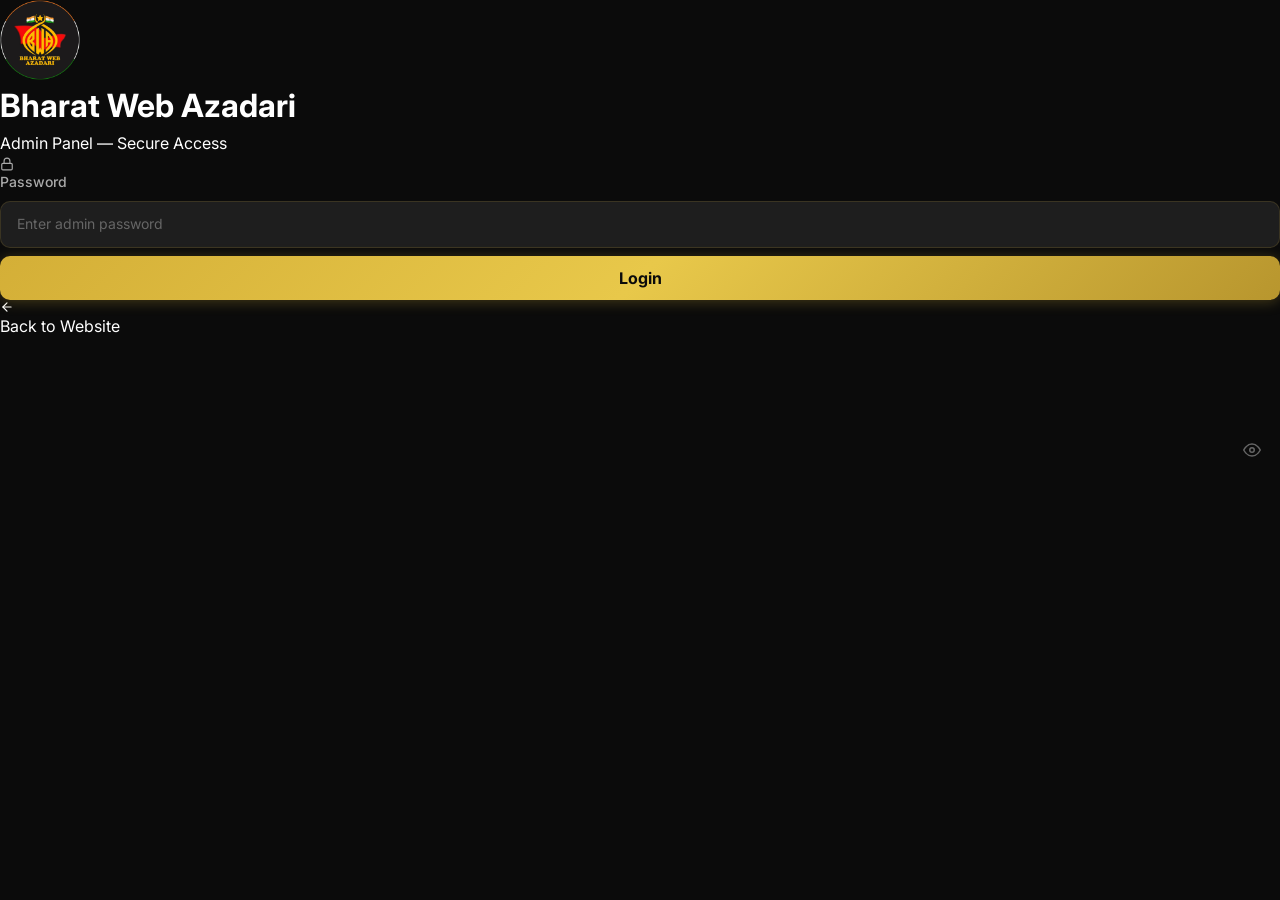
<file: admin/announcements.html>
﻿<!DOCTYPE html>
<html lang="en">
<head>
  <meta charset="UTF-8">
  <meta name="viewport" content="width=device-width, initial-scale=1.0">
  <meta name="robots" content="noindex, nofollow">
  <title>Announcements | BWA Admin</title>
  <link rel="icon" href="../assets/logo.png" type="image/png">
  <link rel="preconnect" href="https://fonts.googleapis.com">
  <link rel="preconnect" href="https://fonts.gstatic.com" crossorigin>
  <link href="https://fonts.googleapis.com/css2?family=Inter:wght@300;400;500;600;700;800&display=swap" rel="stylesheet">
  <link rel="stylesheet" href="../css/main.css">
  <link rel="stylesheet" href="../css/components.css">
  <link rel="stylesheet" href="../css/admin.css">
  <link rel="stylesheet" href="../css/mobile.css">
</head>
<body class="admin-body">

  <div class="admin-layout" id="admin-layout">

    <!-- ══════════════════════════════════════════════
         SIDEBAR
    ══════════════════════════════════════════════ -->
    <aside class="admin-sidebar" id="admin-sidebar" aria-label="Admin navigation">
      <div class="sidebar-header">
        <img src="../assets/logo.png" alt="BWA" width="40" height="40" onerror="this.style.display='none'">
        <span class="sidebar-title">BWA Admin</span>
        <button class="sidebar-close" id="sidebar-close" aria-label="Close sidebar">
          <svg width="18" height="18" viewBox="0 0 24 24" fill="none" stroke="currentColor" stroke-width="2.5" stroke-linecap="round" stroke-linejoin="round" aria-hidden="true">
            <line x1="18" y1="6" x2="6" y2="18"/>
            <line x1="6" y1="6" x2="18" y2="18"/>
          </svg>
        </button>
      </div>

      <nav class="sidebar-nav" aria-label="Main navigation">
        <a href="dashboard.html" class="sidebar-link">
          <svg width="18" height="18" viewBox="0 0 24 24" fill="none" stroke="currentColor" stroke-width="2" stroke-linecap="round" stroke-linejoin="round" aria-hidden="true">
            <rect x="3" y="3" width="7" height="7" rx="1"/>
            <rect x="14" y="3" width="7" height="7" rx="1"/>
            <rect x="3" y="14" width="7" height="7" rx="1"/>
            <rect x="14" y="14" width="7" height="7" rx="1"/>
          </svg>
          Dashboard
        </a>
        <a href="programs.html" class="sidebar-link">
          <svg width="18" height="18" viewBox="0 0 24 24" fill="none" stroke="currentColor" stroke-width="2" stroke-linecap="round" stroke-linejoin="round" aria-hidden="true">
            <rect x="3" y="4" width="18" height="18" rx="2" ry="2"/>
            <line x1="16" y1="2" x2="16" y2="6"/>
            <line x1="8" y1="2" x2="8" y2="6"/>
            <line x1="3" y1="10" x2="21" y2="10"/>
          </svg>
          Programs
        </a>
        <a href="announcements.html" class="sidebar-link active" aria-current="page">
          <svg width="18" height="18" viewBox="0 0 24 24" fill="none" stroke="currentColor" stroke-width="2" stroke-linecap="round" stroke-linejoin="round" aria-hidden="true">
            <path d="M18 8A6 6 0 0 0 6 8c0 7-3 9-3 9h18s-3-2-3-9"/>
            <path d="M13.73 21a2 2 0 0 1-3.46 0"/>
          </svg>
          Announcements
        </a>
        <a href="gallery.html" class="sidebar-link">
          <svg width="18" height="18" viewBox="0 0 24 24" fill="none" stroke="currentColor" stroke-width="2" stroke-linecap="round" stroke-linejoin="round" aria-hidden="true">
            <rect x="3" y="3" width="18" height="18" rx="2" ry="2"/>
            <circle cx="8.5" cy="8.5" r="1.5"/>
            <polyline points="21 15 16 10 5 21"/>
          </svg>
          Gallery
        </a>
        <a href="livestream.html" class="sidebar-link">
          <svg width="18" height="18" viewBox="0 0 24 24" fill="none" stroke="currentColor" stroke-width="2" stroke-linecap="round" stroke-linejoin="round" aria-hidden="true">
            <polygon points="23 7 16 12 23 17 23 7"/>
            <rect x="1" y="5" width="15" height="14" rx="2" ry="2"/>
          </svg>
          Live Stream
        </a>
      </nav>

      <div class="sidebar-footer">
        <a href="../index.html" class="sidebar-link" target="_blank" rel="noopener">
          <svg width="18" height="18" viewBox="0 0 24 24" fill="none" stroke="currentColor" stroke-width="2" stroke-linecap="round" stroke-linejoin="round" aria-hidden="true">
            <path d="M18 13v6a2 2 0 0 1-2 2H5a2 2 0 0 1-2-2V8a2 2 0 0 1 2-2h6"/>
            <polyline points="15 3 21 3 21 9"/>
            <line x1="10" y1="14" x2="21" y2="3"/>
          </svg>
          View Website
        </a>
        <button class="sidebar-link logout-btn" id="logout-btn" aria-label="Logout">
          <svg width="18" height="18" viewBox="0 0 24 24" fill="none" stroke="currentColor" stroke-width="2" stroke-linecap="round" stroke-linejoin="round" aria-hidden="true">
            <path d="M9 21H5a2 2 0 0 1-2-2V5a2 2 0 0 1 2-2h4"/>
            <polyline points="16 17 21 12 16 7"/>
            <line x1="21" y1="12" x2="9" y2="12"/>
          </svg>
          Logout
        </button>
      </div>
    </aside>

    <!-- Sidebar Overlay (mobile) -->
    <div class="sidebar-overlay" id="sidebar-overlay" aria-hidden="true"></div>

    <!-- ══════════════════════════════════════════════
         MAIN CONTENT
    ══════════════════════════════════════════════ -->
    <div class="admin-main">

      <!-- Top Header -->
      <header class="admin-header">
        <button class="sidebar-toggle" id="sidebar-toggle" aria-label="Toggle sidebar" aria-expanded="false" aria-controls="admin-sidebar">
          <svg width="22" height="22" viewBox="0 0 24 24" fill="none" stroke="currentColor" stroke-width="2" stroke-linecap="round" stroke-linejoin="round" aria-hidden="true">
            <line x1="3" y1="6" x2="21" y2="6"/>
            <line x1="3" y1="12" x2="21" y2="12"/>
            <line x1="3" y1="18" x2="21" y2="18"/>
          </svg>
        </button>
        <h1 class="admin-page-title">Announcements</h1>
        <div class="admin-header-actions">
          <span class="admin-badge">Admin</span>
        </div>
      </header>

      <!-- Page Content -->
      <main class="admin-content" id="admin-content">

        <!-- Page Header Row -->
        <div class="admin-page-header">
          <div class="page-header-left">
            <h2>Manage Announcements</h2>
            <p class="page-header-sub">Post important notices and updates for the community.</p>
          </div>
          <button class="btn-primary" id="add-announcement-btn" aria-label="Add new announcement">
            <svg width="16" height="16" viewBox="0 0 24 24" fill="none" stroke="currentColor" stroke-width="2.5" stroke-linecap="round" stroke-linejoin="round" aria-hidden="true">
              <line x1="12" y1="5" x2="12" y2="19"/>
              <line x1="5" y1="12" x2="19" y2="12"/>
            </svg>
            Add Announcement
          </button>
        </div>

        <!-- Search Bar -->
        <div class="search-bar-wrapper">
          <div class="search-bar">
            <svg width="16" height="16" viewBox="0 0 24 24" fill="none" stroke="currentColor" stroke-width="2" stroke-linecap="round" stroke-linejoin="round" aria-hidden="true">
              <circle cx="11" cy="11" r="8"/>
              <line x1="21" y1="21" x2="16.65" y2="16.65"/>
            </svg>
            <input
              type="search"
              id="announcements-search"
              class="search-input"
              placeholder="Search announcements..."
              aria-label="Search announcements"
            >
          </div>
        </div>

        <!-- Announcements Table -->
        <div class="table-wrapper" id="announcements-table-wrapper">
          <table class="data-table" id="announcements-table" aria-label="Announcements list">
            <thead>
              <tr>
                <th scope="col">Title</th>
                <th scope="col">Description</th>
                <th scope="col">Date</th>
                <th scope="col" style="width:120px">Actions</th>
              </tr>
            </thead>
            <tbody id="announcements-tbody">
              <!-- Skeleton rows while loading -->
              <tr class="skeleton-row">
                <td><div class="skeleton skeleton-text"></div></td>
                <td><div class="skeleton skeleton-text-lg"></div></td>
                <td><div class="skeleton skeleton-text-sm"></div></td>
                <td><div class="skeleton skeleton-actions"></div></td>
              </tr>
              <tr class="skeleton-row">
                <td><div class="skeleton skeleton-text"></div></td>
                <td><div class="skeleton skeleton-text-lg"></div></td>
                <td><div class="skeleton skeleton-text-sm"></div></td>
                <td><div class="skeleton skeleton-actions"></div></td>
              </tr>
              <tr class="skeleton-row">
                <td><div class="skeleton skeleton-text"></div></td>
                <td><div class="skeleton skeleton-text-lg"></div></td>
                <td><div class="skeleton skeleton-text-sm"></div></td>
                <td><div class="skeleton skeleton-actions"></div></td>
              </tr>
            </tbody>
          </table>

          <!-- Empty state -->
          <div class="empty-state" id="announcements-empty" hidden>
            <svg width="48" height="48" viewBox="0 0 24 24" fill="none" stroke="currentColor" stroke-width="1.5" stroke-linecap="round" stroke-linejoin="round" aria-hidden="true">
              <path d="M18 8A6 6 0 0 0 6 8c0 7-3 9-3 9h18s-3-2-3-9"/>
              <path d="M13.73 21a2 2 0 0 1-3.46 0"/>
            </svg>
            <h3>No Announcements Yet</h3>
            <p>Click "Add Announcement" to post your first notice.</p>
          </div>
        </div>

      </main>
    </div>

  </div>

  <!-- ══════════════════════════════════════════════
       ADD / EDIT ANNOUNCEMENT MODAL
  ══════════════════════════════════════════════ -->
  <div class="modal" id="announcement-modal" role="dialog" aria-modal="true" aria-labelledby="announcement-modal-title" hidden>
    <div class="modal-overlay" id="announcement-modal-overlay" aria-hidden="true"></div>
    <div class="modal-content">

      <div class="modal-header">
        <h3 class="modal-title" id="announcement-modal-title">Add Announcement</h3>
        <button class="modal-close" id="announcement-modal-close" aria-label="Close modal">
          <svg width="18" height="18" viewBox="0 0 24 24" fill="none" stroke="currentColor" stroke-width="2.5" stroke-linecap="round" stroke-linejoin="round" aria-hidden="true">
            <line x1="18" y1="6" x2="6" y2="18"/>
            <line x1="6" y1="6" x2="18" y2="18"/>
          </svg>
        </button>
      </div>

      <div class="modal-body">
        <form id="announcement-form" novalidate>
          <!-- Hidden ID for edit mode -->
          <input type="hidden" id="announcement-id">

          <!-- Title -->
          <div class="form-group">
            <label class="form-label" for="announcement-title">
              Title <span class="required" aria-hidden="true">*</span>
            </label>
            <input
              type="text"
              id="announcement-title"
              class="form-input"
              placeholder="e.g. Muharram Program Schedule Announced"
              required
              aria-required="true"
              maxlength="150"
            >
            <span class="form-error" id="ann-title-error"></span>
          </div>

          <!-- Description -->
          <div class="form-group">
            <label class="form-label" for="announcement-description">
              Description <span class="required" aria-hidden="true">*</span>
            </label>
            <textarea
              id="announcement-description"
              class="form-textarea"
              rows="4"
              placeholder="Write the full announcement text here..."
              required
              aria-required="true"
            ></textarea>
            <span class="form-error" id="ann-desc-error"></span>
          </div>

          <!-- Date -->
          <div class="form-group">
            <label class="form-label" for="announcement-date">
              Date <span class="required" aria-hidden="true">*</span>
            </label>
            <input
              type="date"
              id="announcement-date"
              class="form-input"
              required
              aria-required="true"
            >
            <span class="form-error" id="ann-date-error"></span>
          </div>

        </form>
      </div>

      <div class="modal-footer">
        <button class="btn-secondary" id="announcement-cancel-btn" type="button">Cancel</button>
        <button class="btn-primary" id="announcement-save-btn" type="button">
          <span id="ann-save-text">Save Announcement</span>
          <svg id="ann-save-spinner" width="14" height="14" viewBox="0 0 24 24" fill="none" stroke="currentColor" stroke-width="2.5" stroke-linecap="round" aria-hidden="true" style="display:none; animation:spin 0.8s linear infinite;">
            <path d="M12 2v4M12 18v4M4.93 4.93l2.83 2.83M16.24 16.24l2.83 2.83M2 12h4M18 12h4M4.93 19.07l2.83-2.83M16.24 7.76l2.83-2.83"/>
          </svg>
        </button>
      </div>

    </div>
  </div>

  <!-- Confirm Delete Dialog -->
  <div class="modal" id="confirm-modal" role="dialog" aria-modal="true" aria-labelledby="confirm-title" hidden>
    <div class="modal-overlay" id="confirm-modal-overlay" aria-hidden="true"></div>
    <div class="modal-content modal-content--sm">
      <div class="modal-header">
        <h3 class="modal-title" id="confirm-title">Delete Announcement?</h3>
      </div>
      <div class="modal-body">
        <p class="confirm-message">Are you sure you want to delete <strong id="confirm-item-name"></strong>? This action cannot be undone.</p>
      </div>
      <div class="modal-footer">
        <button class="btn-secondary" id="confirm-cancel-btn" type="button">Cancel</button>
        <button class="btn-danger" id="confirm-delete-btn" type="button">Delete</button>
      </div>
    </div>
  </div>

  <!-- Toast Notification -->
  <div id="toast" class="toast" role="alert" aria-live="polite" aria-atomic="true"></div>

  <!-- Scripts -->
  <script src="../js/config.js"></script>
  <script src="../js/api.js"></script>
  <script src="../js/admin/auth.js"></script>
  <script src="../js/admin/announcements-admin.js"></script>

</body>
</html>
</file>
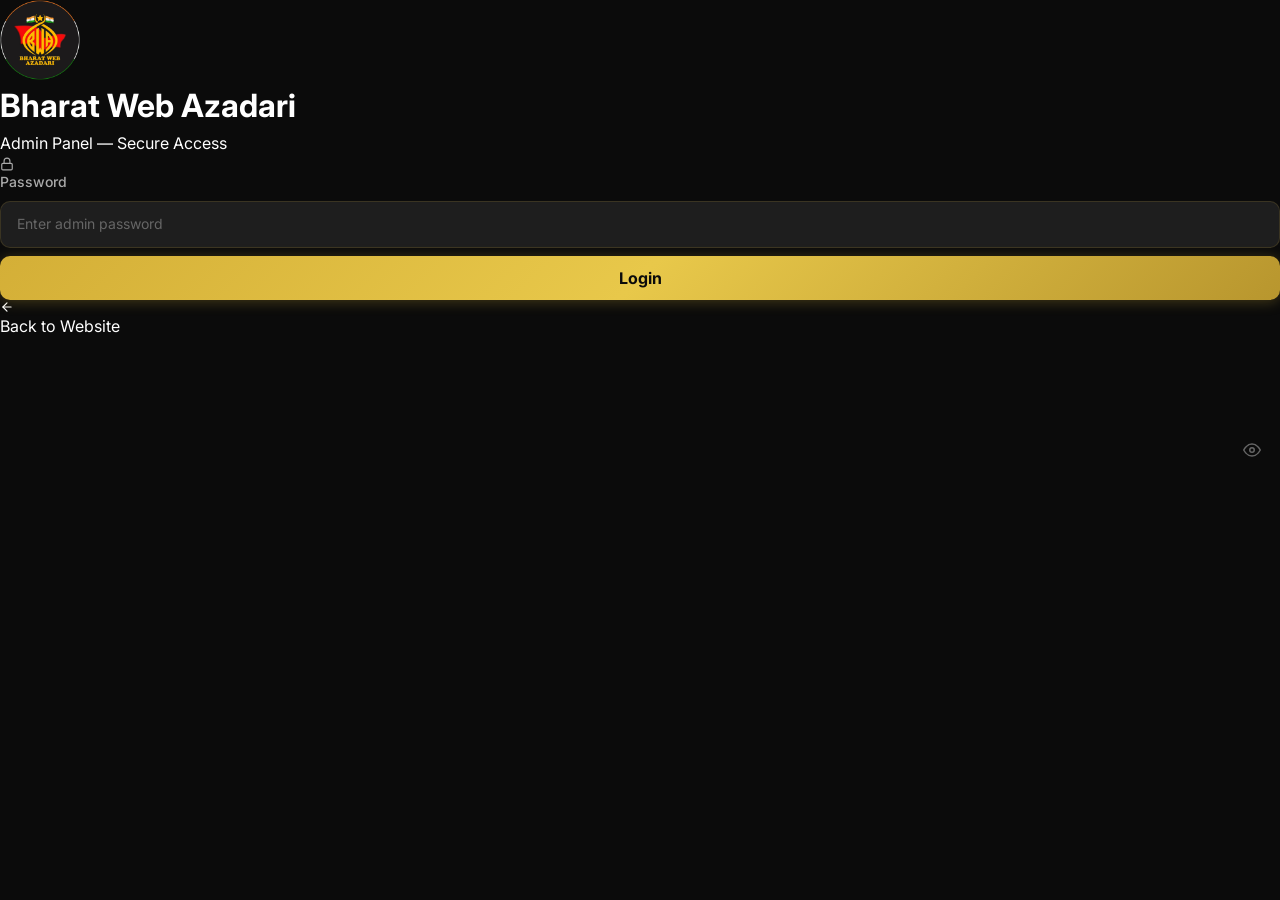
<file: admin/dashboard.html>
﻿<!DOCTYPE html>
<html lang="en">
<head>
  <meta charset="UTF-8">
  <meta name="viewport" content="width=device-width, initial-scale=1.0">
  <meta name="robots" content="noindex, nofollow">
  <title>Dashboard | BWA Admin</title>
  <link rel="icon" href="../assets/logo.png" type="image/png">
  <link rel="preconnect" href="https://fonts.googleapis.com">
  <link rel="preconnect" href="https://fonts.gstatic.com" crossorigin>
  <link href="https://fonts.googleapis.com/css2?family=Inter:wght@300;400;500;600;700;800&display=swap" rel="stylesheet">
  <link rel="stylesheet" href="../css/main.css">
  <link rel="stylesheet" href="../css/components.css">
  <link rel="stylesheet" href="../css/admin.css">
  <link rel="stylesheet" href="../css/mobile.css">
</head>
<body class="admin-body">

  <div class="admin-layout" id="admin-layout">

    <!-- ══════════════════════════════════════════════
         SIDEBAR
    ══════════════════════════════════════════════ -->
    <aside class="admin-sidebar" id="admin-sidebar" aria-label="Admin navigation">
      <div class="sidebar-header">
        <img src="../assets/logo.png" alt="BWA" width="40" height="40" onerror="this.style.display='none'">
        <span class="sidebar-title">BWA Admin</span>
        <button class="sidebar-close" id="sidebar-close" aria-label="Close sidebar">
          <svg width="18" height="18" viewBox="0 0 24 24" fill="none" stroke="currentColor" stroke-width="2.5" stroke-linecap="round" stroke-linejoin="round" aria-hidden="true">
            <line x1="18" y1="6" x2="6" y2="18"/>
            <line x1="6" y1="6" x2="18" y2="18"/>
          </svg>
        </button>
      </div>

      <nav class="sidebar-nav" aria-label="Main navigation">
        <!-- Dashboard -->
        <a href="dashboard.html" class="sidebar-link active" aria-current="page">
          <svg width="18" height="18" viewBox="0 0 24 24" fill="none" stroke="currentColor" stroke-width="2" stroke-linecap="round" stroke-linejoin="round" aria-hidden="true">
            <rect x="3" y="3" width="7" height="7" rx="1"/>
            <rect x="14" y="3" width="7" height="7" rx="1"/>
            <rect x="3" y="14" width="7" height="7" rx="1"/>
            <rect x="14" y="14" width="7" height="7" rx="1"/>
          </svg>
          Dashboard
        </a>
        <!-- Programs -->
        <a href="programs.html" class="sidebar-link">
          <svg width="18" height="18" viewBox="0 0 24 24" fill="none" stroke="currentColor" stroke-width="2" stroke-linecap="round" stroke-linejoin="round" aria-hidden="true">
            <rect x="3" y="4" width="18" height="18" rx="2" ry="2"/>
            <line x1="16" y1="2" x2="16" y2="6"/>
            <line x1="8" y1="2" x2="8" y2="6"/>
            <line x1="3" y1="10" x2="21" y2="10"/>
          </svg>
          Programs
        </a>
        <!-- Announcements -->
        <a href="announcements.html" class="sidebar-link">
          <svg width="18" height="18" viewBox="0 0 24 24" fill="none" stroke="currentColor" stroke-width="2" stroke-linecap="round" stroke-linejoin="round" aria-hidden="true">
            <path d="M18 8A6 6 0 0 0 6 8c0 7-3 9-3 9h18s-3-2-3-9"/>
            <path d="M13.73 21a2 2 0 0 1-3.46 0"/>
          </svg>
          Announcements
        </a>
        <!-- Gallery -->
        <a href="gallery.html" class="sidebar-link">
          <svg width="18" height="18" viewBox="0 0 24 24" fill="none" stroke="currentColor" stroke-width="2" stroke-linecap="round" stroke-linejoin="round" aria-hidden="true">
            <rect x="3" y="3" width="18" height="18" rx="2" ry="2"/>
            <circle cx="8.5" cy="8.5" r="1.5"/>
            <polyline points="21 15 16 10 5 21"/>
          </svg>
          Gallery
        </a>
        <!-- Live Stream -->
        <a href="livestream.html" class="sidebar-link">
          <svg width="18" height="18" viewBox="0 0 24 24" fill="none" stroke="currentColor" stroke-width="2" stroke-linecap="round" stroke-linejoin="round" aria-hidden="true">
            <polygon points="23 7 16 12 23 17 23 7"/>
            <rect x="1" y="5" width="15" height="14" rx="2" ry="2"/>
          </svg>
          Live Stream
        </a>
      </nav>

      <div class="sidebar-footer">
        <a href="../index.html" class="sidebar-link" target="_blank" rel="noopener">
          <svg width="18" height="18" viewBox="0 0 24 24" fill="none" stroke="currentColor" stroke-width="2" stroke-linecap="round" stroke-linejoin="round" aria-hidden="true">
            <path d="M18 13v6a2 2 0 0 1-2 2H5a2 2 0 0 1-2-2V8a2 2 0 0 1 2-2h6"/>
            <polyline points="15 3 21 3 21 9"/>
            <line x1="10" y1="14" x2="21" y2="3"/>
          </svg>
          View Website
        </a>
        <button class="sidebar-link logout-btn" id="logout-btn" aria-label="Logout">
          <svg width="18" height="18" viewBox="0 0 24 24" fill="none" stroke="currentColor" stroke-width="2" stroke-linecap="round" stroke-linejoin="round" aria-hidden="true">
            <path d="M9 21H5a2 2 0 0 1-2-2V5a2 2 0 0 1 2-2h4"/>
            <polyline points="16 17 21 12 16 7"/>
            <line x1="21" y1="12" x2="9" y2="12"/>
          </svg>
          Logout
        </button>
      </div>
    </aside>

    <!-- Sidebar Overlay (mobile) -->
    <div class="sidebar-overlay" id="sidebar-overlay" aria-hidden="true"></div>

    <!-- ══════════════════════════════════════════════
         MAIN CONTENT
    ══════════════════════════════════════════════ -->
    <div class="admin-main">

      <!-- Top Header -->
      <header class="admin-header">
        <button class="sidebar-toggle" id="sidebar-toggle" aria-label="Toggle sidebar" aria-expanded="false" aria-controls="admin-sidebar">
          <svg width="22" height="22" viewBox="0 0 24 24" fill="none" stroke="currentColor" stroke-width="2" stroke-linecap="round" stroke-linejoin="round" aria-hidden="true">
            <line x1="3" y1="6" x2="21" y2="6"/>
            <line x1="3" y1="12" x2="21" y2="12"/>
            <line x1="3" y1="18" x2="21" y2="18"/>
          </svg>
        </button>
        <h1 class="admin-page-title">Dashboard</h1>
        <div class="admin-header-actions">
          <span class="admin-badge">Admin</span>
        </div>
      </header>

      <!-- Page Content -->
      <main class="admin-content" id="admin-content">

        <!-- Stats Grid -->
        <section class="stats-grid" aria-label="Overview statistics">

          <div class="stat-card">
            <div class="stat-icon programs-icon" aria-hidden="true">
              <svg width="24" height="24" viewBox="0 0 24 24" fill="none" stroke="currentColor" stroke-width="2" stroke-linecap="round" stroke-linejoin="round">
                <rect x="3" y="4" width="18" height="18" rx="2" ry="2"/>
                <line x1="16" y1="2" x2="16" y2="6"/>
                <line x1="8" y1="2" x2="8" y2="6"/>
                <line x1="3" y1="10" x2="21" y2="10"/>
              </svg>
            </div>
            <div class="stat-info">
              <div class="stat-number" id="programs-count">
                <span class="skeleton-text">—</span>
              </div>
              <div class="stat-label">Programs</div>
            </div>
            <a href="programs.html" class="stat-link" aria-label="Go to Programs">
              <svg width="16" height="16" viewBox="0 0 24 24" fill="none" stroke="currentColor" stroke-width="2" stroke-linecap="round" stroke-linejoin="round" aria-hidden="true">
                <polyline points="9 18 15 12 9 6"/>
              </svg>
            </a>
          </div>

          <div class="stat-card">
            <div class="stat-icon announcements-icon" aria-hidden="true">
              <svg width="24" height="24" viewBox="0 0 24 24" fill="none" stroke="currentColor" stroke-width="2" stroke-linecap="round" stroke-linejoin="round">
                <path d="M18 8A6 6 0 0 0 6 8c0 7-3 9-3 9h18s-3-2-3-9"/>
                <path d="M13.73 21a2 2 0 0 1-3.46 0"/>
              </svg>
            </div>
            <div class="stat-info">
              <div class="stat-number" id="announcements-count">
                <span class="skeleton-text">—</span>
              </div>
              <div class="stat-label">Announcements</div>
            </div>
            <a href="announcements.html" class="stat-link" aria-label="Go to Announcements">
              <svg width="16" height="16" viewBox="0 0 24 24" fill="none" stroke="currentColor" stroke-width="2" stroke-linecap="round" stroke-linejoin="round" aria-hidden="true">
                <polyline points="9 18 15 12 9 6"/>
              </svg>
            </a>
          </div>

          <div class="stat-card">
            <div class="stat-icon gallery-icon" aria-hidden="true">
              <svg width="24" height="24" viewBox="0 0 24 24" fill="none" stroke="currentColor" stroke-width="2" stroke-linecap="round" stroke-linejoin="round">
                <rect x="3" y="3" width="18" height="18" rx="2" ry="2"/>
                <circle cx="8.5" cy="8.5" r="1.5"/>
                <polyline points="21 15 16 10 5 21"/>
              </svg>
            </div>
            <div class="stat-info">
              <div class="stat-number" id="gallery-count">
                <span class="skeleton-text">—</span>
              </div>
              <div class="stat-label">Gallery Images</div>
            </div>
            <a href="gallery.html" class="stat-link" aria-label="Go to Gallery">
              <svg width="16" height="16" viewBox="0 0 24 24" fill="none" stroke="currentColor" stroke-width="2" stroke-linecap="round" stroke-linejoin="round" aria-hidden="true">
                <polyline points="9 18 15 12 9 6"/>
              </svg>
            </a>
          </div>

          <div class="stat-card">
            <div class="stat-icon live-icon" aria-hidden="true">
              <svg width="24" height="24" viewBox="0 0 24 24" fill="none" stroke="currentColor" stroke-width="2" stroke-linecap="round" stroke-linejoin="round">
                <polygon points="23 7 16 12 23 17 23 7"/>
                <rect x="1" y="5" width="15" height="14" rx="2" ry="2"/>
              </svg>
            </div>
            <div class="stat-info">
              <div class="stat-number" id="live-status">
                <span class="skeleton-text">—</span>
              </div>
              <div class="stat-label">Live Status</div>
            </div>
            <a href="livestream.html" class="stat-link" aria-label="Go to Live Stream">
              <svg width="16" height="16" viewBox="0 0 24 24" fill="none" stroke="currentColor" stroke-width="2" stroke-linecap="round" stroke-linejoin="round" aria-hidden="true">
                <polyline points="9 18 15 12 9 6"/>
              </svg>
            </a>
          </div>

        </section>

        <!-- Quick Actions -->
        <section class="quick-actions" aria-label="Quick actions">
          <h2 class="section-heading">Quick Actions</h2>
          <div class="actions-grid">
            <a href="programs.html" class="action-card">
              <div class="action-card-icon" aria-hidden="true">
                <svg width="22" height="22" viewBox="0 0 24 24" fill="none" stroke="currentColor" stroke-width="2" stroke-linecap="round" stroke-linejoin="round">
                  <line x1="12" y1="5" x2="12" y2="19"/>
                  <line x1="5" y1="12" x2="19" y2="12"/>
                </svg>
              </div>
              <span>Add Program</span>
            </a>
            <a href="announcements.html" class="action-card">
              <div class="action-card-icon" aria-hidden="true">
                <svg width="22" height="22" viewBox="0 0 24 24" fill="none" stroke="currentColor" stroke-width="2" stroke-linecap="round" stroke-linejoin="round">
                  <line x1="12" y1="5" x2="12" y2="19"/>
                  <line x1="5" y1="12" x2="19" y2="12"/>
                </svg>
              </div>
              <span>Add Announcement</span>
            </a>
            <a href="gallery.html" class="action-card">
              <div class="action-card-icon" aria-hidden="true">
                <svg width="22" height="22" viewBox="0 0 24 24" fill="none" stroke="currentColor" stroke-width="2" stroke-linecap="round" stroke-linejoin="round">
                  <line x1="12" y1="5" x2="12" y2="19"/>
                  <line x1="5" y1="12" x2="19" y2="12"/>
                </svg>
              </div>
              <span>Upload to Gallery</span>
            </a>
            <a href="livestream.html" class="action-card action-card--live">
              <div class="action-card-icon" aria-hidden="true">
                <svg width="22" height="22" viewBox="0 0 24 24" fill="none" stroke="currentColor" stroke-width="2" stroke-linecap="round" stroke-linejoin="round">
                  <circle cx="12" cy="12" r="10"/>
                  <polygon points="10 8 16 12 10 16 10 8"/>
                </svg>
              </div>
              <span>Update Live Stream</span>
            </a>
          </div>
        </section>

        <!-- Recent Programs -->
        <section class="recent-section" aria-label="Recent programs">
          <div class="section-header-row">
            <h2 class="section-heading">Recent Programs</h2>
            <a href="programs.html" class="btn-outline-sm">View All</a>
          </div>

          <div class="table-wrapper">
            <table class="data-table" aria-label="Recent programs list">
              <thead>
                <tr>
                  <th scope="col">Title</th>
                  <th scope="col">Date</th>
                  <th scope="col">Location</th>
                  <th scope="col">Status</th>
                </tr>
              </thead>
              <tbody id="recent-programs">
                <!-- Skeleton rows while loading -->
                <tr class="skeleton-row">
                  <td><div class="skeleton skeleton-text"></div></td>
                  <td><div class="skeleton skeleton-text-sm"></div></td>
                  <td><div class="skeleton skeleton-text-sm"></div></td>
                  <td><div class="skeleton skeleton-badge"></div></td>
                </tr>
                <tr class="skeleton-row">
                  <td><div class="skeleton skeleton-text"></div></td>
                  <td><div class="skeleton skeleton-text-sm"></div></td>
                  <td><div class="skeleton skeleton-text-sm"></div></td>
                  <td><div class="skeleton skeleton-badge"></div></td>
                </tr>
                <tr class="skeleton-row">
                  <td><div class="skeleton skeleton-text"></div></td>
                  <td><div class="skeleton skeleton-text-sm"></div></td>
                  <td><div class="skeleton skeleton-text-sm"></div></td>
                  <td><div class="skeleton skeleton-badge"></div></td>
                </tr>
              </tbody>
            </table>
          </div>
        </section>

        <!-- Recent Announcements -->
        <section class="recent-section" aria-label="Recent announcements">
          <div class="section-header-row">
            <h2 class="section-heading">Recent Announcements</h2>
            <a href="announcements.html" class="btn-outline-sm">View All</a>
          </div>

          <div class="table-wrapper">
            <table class="data-table" aria-label="Recent announcements list">
              <thead>
                <tr>
                  <th scope="col">Title</th>
                  <th scope="col">Date</th>
                  <th scope="col">Description</th>
                </tr>
              </thead>
              <tbody id="recent-announcements">
                <tr class="skeleton-row">
                  <td><div class="skeleton skeleton-text"></div></td>
                  <td><div class="skeleton skeleton-text-sm"></div></td>
                  <td><div class="skeleton skeleton-text"></div></td>
                </tr>
                <tr class="skeleton-row">
                  <td><div class="skeleton skeleton-text"></div></td>
                  <td><div class="skeleton skeleton-text-sm"></div></td>
                  <td><div class="skeleton skeleton-text"></div></td>
                </tr>
              </tbody>
            </table>
          </div>
        </section>

      </main>
    </div>

  </div>

  <!-- Toast Notification -->
  <div id="toast" class="toast" role="alert" aria-live="polite" aria-atomic="true"></div>

  <!-- Scripts -->
  <script src="../js/config.js"></script>
  <script src="../js/api.js"></script>
  <script src="../js/admin/auth.js"></script>
  <script src="../js/admin/dashboard.js"></script>

</body>
</html>
</file>
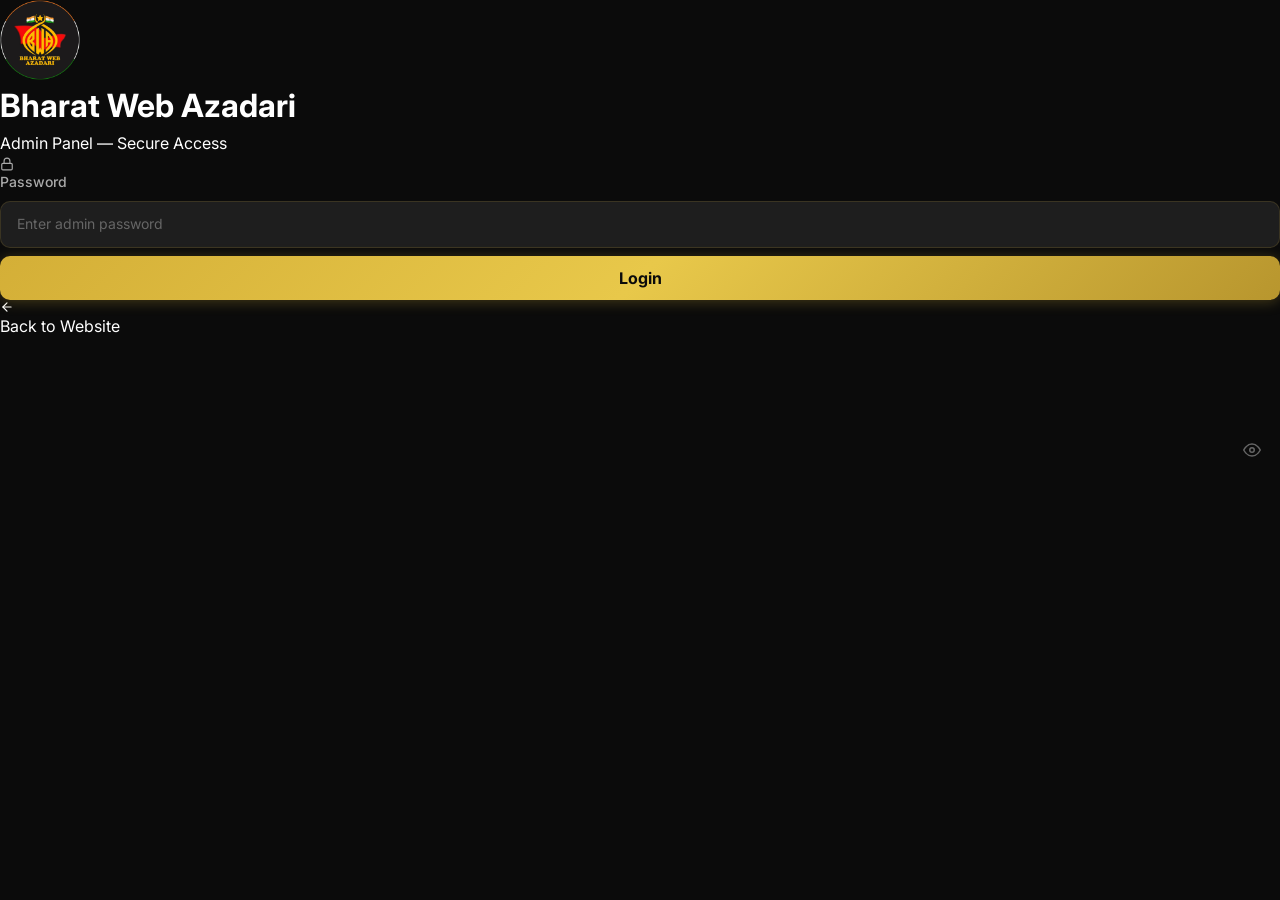
<file: admin/gallery.html>
﻿<!DOCTYPE html>
<html lang="en">
<head>
  <meta charset="UTF-8">
  <meta name="viewport" content="width=device-width, initial-scale=1.0">
  <meta name="robots" content="noindex, nofollow">
  <title>Gallery | BWA Admin</title>
  <link rel="icon" href="../assets/logo.png" type="image/png">
  <link rel="preconnect" href="https://fonts.googleapis.com">
  <link rel="preconnect" href="https://fonts.gstatic.com" crossorigin>
  <link href="https://fonts.googleapis.com/css2?family=Inter:wght@300;400;500;600;700;800&display=swap" rel="stylesheet">
  <link rel="stylesheet" href="../css/main.css">
  <link rel="stylesheet" href="../css/components.css">
  <link rel="stylesheet" href="../css/admin.css">
  <link rel="stylesheet" href="../css/mobile.css">
</head>
<body class="admin-body">

  <div class="admin-layout" id="admin-layout">

    <!-- ══════════════════════════════════════════════
         SIDEBAR
    ══════════════════════════════════════════════ -->
    <aside class="admin-sidebar" id="admin-sidebar" aria-label="Admin navigation">
      <div class="sidebar-header">
        <img src="../assets/logo.png" alt="BWA" width="40" height="40" onerror="this.style.display='none'">
        <span class="sidebar-title">BWA Admin</span>
        <button class="sidebar-close" id="sidebar-close" aria-label="Close sidebar">
          <svg width="18" height="18" viewBox="0 0 24 24" fill="none" stroke="currentColor" stroke-width="2.5" stroke-linecap="round" stroke-linejoin="round" aria-hidden="true">
            <line x1="18" y1="6" x2="6" y2="18"/>
            <line x1="6" y1="6" x2="18" y2="18"/>
          </svg>
        </button>
      </div>

      <nav class="sidebar-nav" aria-label="Main navigation">
        <a href="dashboard.html" class="sidebar-link">
          <svg width="18" height="18" viewBox="0 0 24 24" fill="none" stroke="currentColor" stroke-width="2" stroke-linecap="round" stroke-linejoin="round" aria-hidden="true">
            <rect x="3" y="3" width="7" height="7" rx="1"/>
            <rect x="14" y="3" width="7" height="7" rx="1"/>
            <rect x="3" y="14" width="7" height="7" rx="1"/>
            <rect x="14" y="14" width="7" height="7" rx="1"/>
          </svg>
          Dashboard
        </a>
        <a href="programs.html" class="sidebar-link">
          <svg width="18" height="18" viewBox="0 0 24 24" fill="none" stroke="currentColor" stroke-width="2" stroke-linecap="round" stroke-linejoin="round" aria-hidden="true">
            <rect x="3" y="4" width="18" height="18" rx="2" ry="2"/>
            <line x1="16" y1="2" x2="16" y2="6"/>
            <line x1="8" y1="2" x2="8" y2="6"/>
            <line x1="3" y1="10" x2="21" y2="10"/>
          </svg>
          Programs
        </a>
        <a href="announcements.html" class="sidebar-link">
          <svg width="18" height="18" viewBox="0 0 24 24" fill="none" stroke="currentColor" stroke-width="2" stroke-linecap="round" stroke-linejoin="round" aria-hidden="true">
            <path d="M18 8A6 6 0 0 0 6 8c0 7-3 9-3 9h18s-3-2-3-9"/>
            <path d="M13.73 21a2 2 0 0 1-3.46 0"/>
          </svg>
          Announcements
        </a>
        <a href="gallery.html" class="sidebar-link active" aria-current="page">
          <svg width="18" height="18" viewBox="0 0 24 24" fill="none" stroke="currentColor" stroke-width="2" stroke-linecap="round" stroke-linejoin="round" aria-hidden="true">
            <rect x="3" y="3" width="18" height="18" rx="2" ry="2"/>
            <circle cx="8.5" cy="8.5" r="1.5"/>
            <polyline points="21 15 16 10 5 21"/>
          </svg>
          Gallery
        </a>
        <a href="livestream.html" class="sidebar-link">
          <svg width="18" height="18" viewBox="0 0 24 24" fill="none" stroke="currentColor" stroke-width="2" stroke-linecap="round" stroke-linejoin="round" aria-hidden="true">
            <polygon points="23 7 16 12 23 17 23 7"/>
            <rect x="1" y="5" width="15" height="14" rx="2" ry="2"/>
          </svg>
          Live Stream
        </a>
      </nav>

      <div class="sidebar-footer">
        <a href="../index.html" class="sidebar-link" target="_blank" rel="noopener">
          <svg width="18" height="18" viewBox="0 0 24 24" fill="none" stroke="currentColor" stroke-width="2" stroke-linecap="round" stroke-linejoin="round" aria-hidden="true">
            <path d="M18 13v6a2 2 0 0 1-2 2H5a2 2 0 0 1-2-2V8a2 2 0 0 1 2-2h6"/>
            <polyline points="15 3 21 3 21 9"/>
            <line x1="10" y1="14" x2="21" y2="3"/>
          </svg>
          View Website
        </a>
        <button class="sidebar-link logout-btn" id="logout-btn" aria-label="Logout">
          <svg width="18" height="18" viewBox="0 0 24 24" fill="none" stroke="currentColor" stroke-width="2" stroke-linecap="round" stroke-linejoin="round" aria-hidden="true">
            <path d="M9 21H5a2 2 0 0 1-2-2V5a2 2 0 0 1 2-2h4"/>
            <polyline points="16 17 21 12 16 7"/>
            <line x1="21" y1="12" x2="9" y2="12"/>
          </svg>
          Logout
        </button>
      </div>
    </aside>

    <!-- Sidebar Overlay (mobile) -->
    <div class="sidebar-overlay" id="sidebar-overlay" aria-hidden="true"></div>

    <!-- ══════════════════════════════════════════════
         MAIN CONTENT
    ══════════════════════════════════════════════ -->
    <div class="admin-main">

      <!-- Top Header -->
      <header class="admin-header">
        <button class="sidebar-toggle" id="sidebar-toggle" aria-label="Toggle sidebar" aria-expanded="false" aria-controls="admin-sidebar">
          <svg width="22" height="22" viewBox="0 0 24 24" fill="none" stroke="currentColor" stroke-width="2" stroke-linecap="round" stroke-linejoin="round" aria-hidden="true">
            <line x1="3" y1="6" x2="21" y2="6"/>
            <line x1="3" y1="12" x2="21" y2="12"/>
            <line x1="3" y1="18" x2="21" y2="18"/>
          </svg>
        </button>
        <h1 class="admin-page-title">Gallery</h1>
        <div class="admin-header-actions">
          <span class="admin-badge">Admin</span>
        </div>
      </header>

      <!-- Page Content -->
      <main class="admin-content" id="admin-content">

        <!-- Page Header Row -->
        <div class="admin-page-header">
          <div class="page-header-left">
            <h2>Manage Gallery</h2>
            <p class="page-header-sub">Add or remove photos from the public gallery.</p>
          </div>
          <button class="btn-primary" id="add-image-btn" aria-label="Add new image">
            <svg width="16" height="16" viewBox="0 0 24 24" fill="none" stroke="currentColor" stroke-width="2.5" stroke-linecap="round" stroke-linejoin="round" aria-hidden="true">
              <line x1="12" y1="5" x2="12" y2="19"/>
              <line x1="5" y1="12" x2="19" y2="12"/>
            </svg>
            Add Image
          </button>
        </div>

        <!-- Toolbar: Search + Filter -->
        <div class="gallery-toolbar">
          <div class="search-bar">
            <svg width="16" height="16" viewBox="0 0 24 24" fill="none" stroke="currentColor" stroke-width="2" stroke-linecap="round" stroke-linejoin="round" aria-hidden="true">
              <circle cx="11" cy="11" r="8"/>
              <line x1="21" y1="21" x2="16.65" y2="16.65"/>
            </svg>
            <input
              type="search"
              id="gallery-search"
              class="search-input"
              placeholder="Search by caption..."
              aria-label="Search gallery images"
            >
          </div>
          <div class="filter-tabs" role="group" aria-label="Filter by category">
            <button class="filter-tab active" data-filter="all" type="button">All</button>
            <button class="filter-tab" data-filter="Majlis" type="button">Majlis</button>
            <button class="filter-tab" data-filter="Juloos" type="button">Juloos</button>
            <button class="filter-tab" data-filter="Programs" type="button">Programs</button>
            <button class="filter-tab" data-filter="Other" type="button">Other</button>
          </div>
        </div>

        <!-- Image Count -->
        <p class="gallery-count" id="gallery-count-text" aria-live="polite"></p>

        <!-- Gallery Grid -->
        <div
          class="gallery-admin-grid"
          id="gallery-admin-grid"
          role="list"
          aria-label="Gallery images"
        >
          <!-- Skeleton items while loading -->
          <div class="gallery-admin-item skeleton-card" role="listitem" aria-hidden="true">
            <div class="skeleton skeleton-img"></div>
          </div>
          <div class="gallery-admin-item skeleton-card" role="listitem" aria-hidden="true">
            <div class="skeleton skeleton-img"></div>
          </div>
          <div class="gallery-admin-item skeleton-card" role="listitem" aria-hidden="true">
            <div class="skeleton skeleton-img"></div>
          </div>
          <div class="gallery-admin-item skeleton-card" role="listitem" aria-hidden="true">
            <div class="skeleton skeleton-img"></div>
          </div>
          <div class="gallery-admin-item skeleton-card" role="listitem" aria-hidden="true">
            <div class="skeleton skeleton-img"></div>
          </div>
          <div class="gallery-admin-item skeleton-card" role="listitem" aria-hidden="true">
            <div class="skeleton skeleton-img"></div>
          </div>
        </div>

        <!-- Empty state -->
        <div class="empty-state" id="gallery-empty" hidden>
          <svg width="48" height="48" viewBox="0 0 24 24" fill="none" stroke="currentColor" stroke-width="1.5" stroke-linecap="round" stroke-linejoin="round" aria-hidden="true">
            <rect x="3" y="3" width="18" height="18" rx="2" ry="2"/>
            <circle cx="8.5" cy="8.5" r="1.5"/>
            <polyline points="21 15 16 10 5 21"/>
          </svg>
          <h3>No Images Yet</h3>
          <p>Click "Add Image" to upload your first photo to the gallery.</p>
        </div>

      </main>
    </div>

  </div>

  <!-- ══════════════════════════════════════════════
       ADD IMAGE MODAL
  ══════════════════════════════════════════════ -->
  <div class="modal" id="gallery-modal" role="dialog" aria-modal="true" aria-labelledby="gallery-modal-title" hidden>
    <div class="modal-overlay" id="gallery-modal-overlay" aria-hidden="true"></div>
    <div class="modal-content">

      <div class="modal-header">
        <h3 class="modal-title" id="gallery-modal-title">Add Image</h3>
        <button class="modal-close" id="gallery-modal-close" aria-label="Close modal">
          <svg width="18" height="18" viewBox="0 0 24 24" fill="none" stroke="currentColor" stroke-width="2.5" stroke-linecap="round" stroke-linejoin="round" aria-hidden="true">
            <line x1="18" y1="6" x2="6" y2="18"/>
            <line x1="6" y1="6" x2="18" y2="18"/>
          </svg>
        </button>
      </div>

      <div class="modal-body">
        <form id="gallery-form" novalidate>
          <!-- Hidden ID for edit mode -->
          <input type="hidden" id="gallery-image-id">

          <!-- Image URL -->
          <div class="form-group">
            <label class="form-label" for="gallery-image-url">
              Image URL <span class="required" aria-hidden="true">*</span>
            </label>
            <input
              type="url"
              id="gallery-image-url"
              class="form-input"
              placeholder="https://i.imgur.com/example.jpg"
              required
              aria-required="true"
            >
            <small class="form-hint">
              Upload to
              <a href="https://imgur.com/upload" target="_blank" rel="noopener">Imgur</a>,
              <a href="https://postimages.org/" target="_blank" rel="noopener">PostImages</a>,
              or Google Drive and paste the direct link here.
            </small>
            <span class="form-error" id="gallery-url-error"></span>
          </div>

          <!-- Image Preview -->
          <div id="gallery-image-preview" class="gallery-modal-preview" aria-live="polite">
            <div class="preview-placeholder">
              <svg width="32" height="32" viewBox="0 0 24 24" fill="none" stroke="currentColor" stroke-width="1.5" stroke-linecap="round" stroke-linejoin="round" aria-hidden="true">
                <rect x="3" y="3" width="18" height="18" rx="2" ry="2"/>
                <circle cx="8.5" cy="8.5" r="1.5"/>
                <polyline points="21 15 16 10 5 21"/>
              </svg>
              <span>Preview will appear here</span>
            </div>
          </div>

          <!-- Caption -->
          <div class="form-group">
            <label class="form-label" for="gallery-caption">Caption</label>
            <input
              type="text"
              id="gallery-caption"
              class="form-input"
              placeholder="e.g. Juloos-e-Ashura 2024 — Senthal"
              maxlength="200"
            >
          </div>

          <!-- Category -->
          <div class="form-group">
            <label class="form-label" for="gallery-category">
              Category <span class="required" aria-hidden="true">*</span>
            </label>
            <select id="gallery-category" class="form-input form-select" required aria-required="true">
              <option value="" disabled selected>Select a category</option>
              <option value="Majlis">Majlis</option>
              <option value="Juloos">Juloos</option>
              <option value="Programs">Programs</option>
              <option value="Other">Other</option>
            </select>
            <span class="form-error" id="gallery-cat-error"></span>
          </div>

        </form>
      </div>

      <div class="modal-footer">
        <button class="btn-secondary" id="gallery-cancel-btn" type="button">Cancel</button>
        <button class="btn-primary" id="gallery-save-btn" type="button">
          <span id="gallery-save-text">Save Image</span>
          <svg id="gallery-save-spinner" width="14" height="14" viewBox="0 0 24 24" fill="none" stroke="currentColor" stroke-width="2.5" stroke-linecap="round" aria-hidden="true" style="display:none; animation:spin 0.8s linear infinite;">
            <path d="M12 2v4M12 18v4M4.93 4.93l2.83 2.83M16.24 16.24l2.83 2.83M2 12h4M18 12h4M4.93 19.07l2.83-2.83M16.24 7.76l2.83-2.83"/>
          </svg>
        </button>
      </div>

    </div>
  </div>

  <!-- Confirm Delete Dialog -->
  <div class="modal" id="confirm-modal" role="dialog" aria-modal="true" aria-labelledby="confirm-title" hidden>
    <div class="modal-overlay" id="confirm-modal-overlay" aria-hidden="true"></div>
    <div class="modal-content modal-content--sm">
      <div class="modal-header">
        <h3 class="modal-title" id="confirm-title">Delete Image?</h3>
      </div>
      <div class="modal-body">
        <p class="confirm-message">Are you sure you want to delete this image from the gallery? This action cannot be undone.</p>
        <div id="confirm-preview-img" class="confirm-image-preview"></div>
      </div>
      <div class="modal-footer">
        <button class="btn-secondary" id="confirm-cancel-btn" type="button">Cancel</button>
        <button class="btn-danger" id="confirm-delete-btn" type="button">Delete</button>
      </div>
    </div>
  </div>

  <!-- Toast Notification -->
  <div id="toast" class="toast" role="alert" aria-live="polite" aria-atomic="true"></div>

  <!-- Scripts -->
  <script src="../js/config.js"></script>
  <script src="../js/api.js"></script>
  <script src="../js/admin/auth.js"></script>
  <script src="../js/admin/gallery-admin.js"></script>

</body>
</html>
</file>
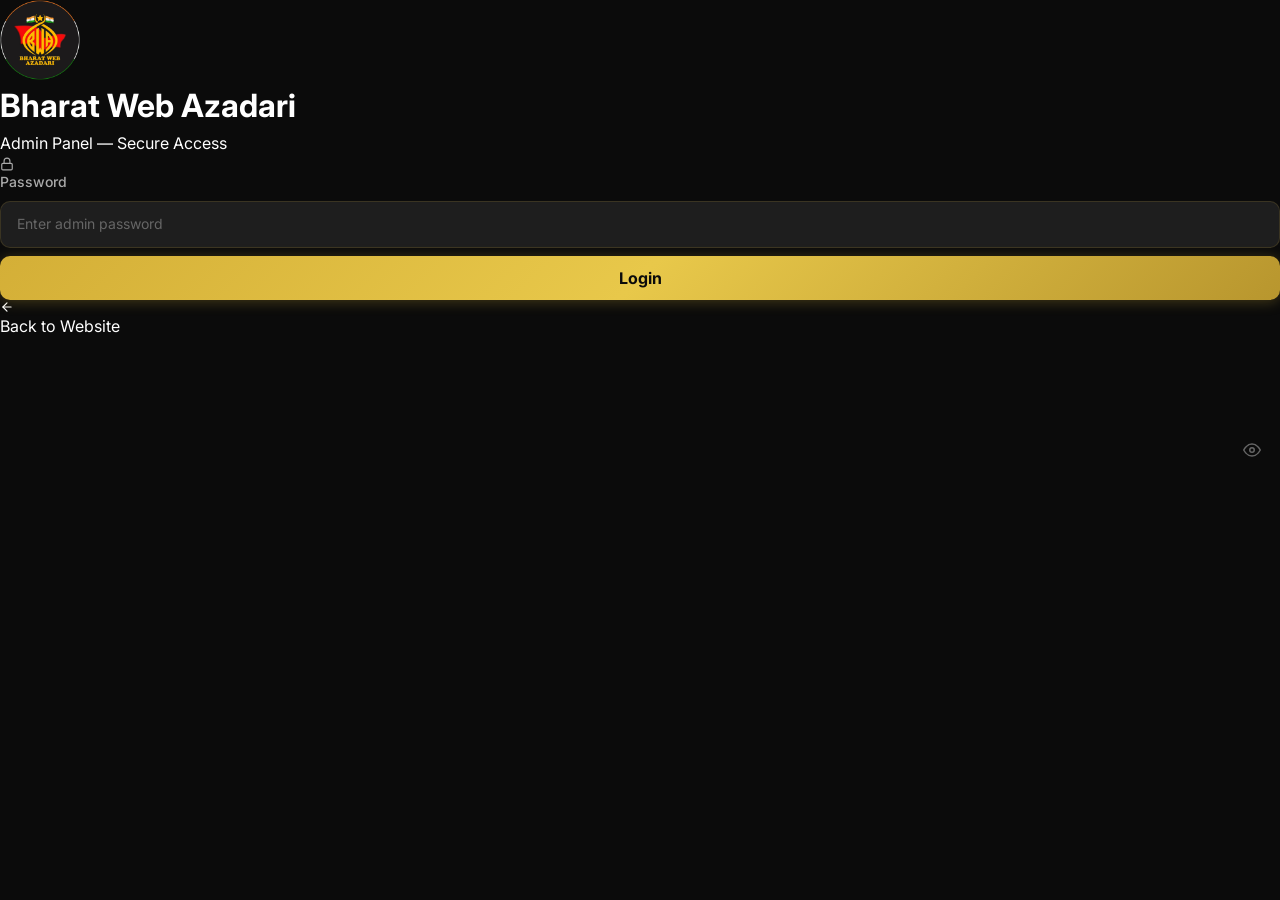
<file: admin/livestream.html>
﻿<!DOCTYPE html>
<html lang="en">
<head>
  <meta charset="UTF-8">
  <meta name="viewport" content="width=device-width, initial-scale=1.0">
  <meta name="robots" content="noindex, nofollow">
  <title>Live Stream | BWA Admin</title>
  <link rel="icon" href="../assets/logo.png" type="image/png">
  <link rel="preconnect" href="https://fonts.googleapis.com">
  <link rel="preconnect" href="https://fonts.gstatic.com" crossorigin>
  <link href="https://fonts.googleapis.com/css2?family=Inter:wght@300;400;500;600;700;800&display=swap" rel="stylesheet">
  <link rel="stylesheet" href="../css/main.css">
  <link rel="stylesheet" href="../css/components.css">
  <link rel="stylesheet" href="../css/admin.css">
  <link rel="stylesheet" href="../css/mobile.css">
</head>
<body class="admin-body">

  <div class="admin-layout" id="admin-layout">

    <!-- ══════════════════════════════════════════════
         SIDEBAR
    ══════════════════════════════════════════════ -->
    <aside class="admin-sidebar" id="admin-sidebar" aria-label="Admin navigation">
      <div class="sidebar-header">
        <img src="../assets/logo.png" alt="BWA" width="40" height="40" onerror="this.style.display='none'">
        <span class="sidebar-title">BWA Admin</span>
        <button class="sidebar-close" id="sidebar-close" aria-label="Close sidebar">
          <svg width="18" height="18" viewBox="0 0 24 24" fill="none" stroke="currentColor" stroke-width="2.5" stroke-linecap="round" stroke-linejoin="round" aria-hidden="true">
            <line x1="18" y1="6" x2="6" y2="18"/>
            <line x1="6" y1="6" x2="18" y2="18"/>
          </svg>
        </button>
      </div>

      <nav class="sidebar-nav" aria-label="Main navigation">
        <a href="dashboard.html" class="sidebar-link">
          <svg width="18" height="18" viewBox="0 0 24 24" fill="none" stroke="currentColor" stroke-width="2" stroke-linecap="round" stroke-linejoin="round" aria-hidden="true">
            <rect x="3" y="3" width="7" height="7" rx="1"/>
            <rect x="14" y="3" width="7" height="7" rx="1"/>
            <rect x="3" y="14" width="7" height="7" rx="1"/>
            <rect x="14" y="14" width="7" height="7" rx="1"/>
          </svg>
          Dashboard
        </a>
        <a href="programs.html" class="sidebar-link">
          <svg width="18" height="18" viewBox="0 0 24 24" fill="none" stroke="currentColor" stroke-width="2" stroke-linecap="round" stroke-linejoin="round" aria-hidden="true">
            <rect x="3" y="4" width="18" height="18" rx="2" ry="2"/>
            <line x1="16" y1="2" x2="16" y2="6"/>
            <line x1="8" y1="2" x2="8" y2="6"/>
            <line x1="3" y1="10" x2="21" y2="10"/>
          </svg>
          Programs
        </a>
        <a href="announcements.html" class="sidebar-link">
          <svg width="18" height="18" viewBox="0 0 24 24" fill="none" stroke="currentColor" stroke-width="2" stroke-linecap="round" stroke-linejoin="round" aria-hidden="true">
            <path d="M18 8A6 6 0 0 0 6 8c0 7-3 9-3 9h18s-3-2-3-9"/>
            <path d="M13.73 21a2 2 0 0 1-3.46 0"/>
          </svg>
          Announcements
        </a>
        <a href="gallery.html" class="sidebar-link">
          <svg width="18" height="18" viewBox="0 0 24 24" fill="none" stroke="currentColor" stroke-width="2" stroke-linecap="round" stroke-linejoin="round" aria-hidden="true">
            <rect x="3" y="3" width="18" height="18" rx="2" ry="2"/>
            <circle cx="8.5" cy="8.5" r="1.5"/>
            <polyline points="21 15 16 10 5 21"/>
          </svg>
          Gallery
        </a>
        <a href="livestream.html" class="sidebar-link active" aria-current="page">
          <svg width="18" height="18" viewBox="0 0 24 24" fill="none" stroke="currentColor" stroke-width="2" stroke-linecap="round" stroke-linejoin="round" aria-hidden="true">
            <polygon points="23 7 16 12 23 17 23 7"/>
            <rect x="1" y="5" width="15" height="14" rx="2" ry="2"/>
          </svg>
          Live Stream
        </a>
      </nav>

      <div class="sidebar-footer">
        <a href="../index.html" class="sidebar-link" target="_blank" rel="noopener">
          <svg width="18" height="18" viewBox="0 0 24 24" fill="none" stroke="currentColor" stroke-width="2" stroke-linecap="round" stroke-linejoin="round" aria-hidden="true">
            <path d="M18 13v6a2 2 0 0 1-2 2H5a2 2 0 0 1-2-2V8a2 2 0 0 1 2-2h6"/>
            <polyline points="15 3 21 3 21 9"/>
            <line x1="10" y1="14" x2="21" y2="3"/>
          </svg>
          View Website
        </a>
        <button class="sidebar-link logout-btn" id="logout-btn" aria-label="Logout">
          <svg width="18" height="18" viewBox="0 0 24 24" fill="none" stroke="currentColor" stroke-width="2" stroke-linecap="round" stroke-linejoin="round" aria-hidden="true">
            <path d="M9 21H5a2 2 0 0 1-2-2V5a2 2 0 0 1 2-2h4"/>
            <polyline points="16 17 21 12 16 7"/>
            <line x1="21" y1="12" x2="9" y2="12"/>
          </svg>
          Logout
        </button>
      </div>
    </aside>

    <!-- Sidebar Overlay (mobile) -->
    <div class="sidebar-overlay" id="sidebar-overlay" aria-hidden="true"></div>

    <!-- ══════════════════════════════════════════════
         MAIN CONTENT
    ══════════════════════════════════════════════ -->
    <div class="admin-main">

      <!-- Top Header -->
      <header class="admin-header">
        <button class="sidebar-toggle" id="sidebar-toggle" aria-label="Toggle sidebar" aria-expanded="false" aria-controls="admin-sidebar">
          <svg width="22" height="22" viewBox="0 0 24 24" fill="none" stroke="currentColor" stroke-width="2" stroke-linecap="round" stroke-linejoin="round" aria-hidden="true">
            <line x1="3" y1="6" x2="21" y2="6"/>
            <line x1="3" y1="12" x2="21" y2="12"/>
            <line x1="3" y1="18" x2="21" y2="18"/>
          </svg>
        </button>
        <h1 class="admin-page-title">Live Stream</h1>
        <div class="admin-header-actions">
          <span class="admin-badge">Admin</span>
        </div>
      </header>

      <!-- Page Content -->
      <main class="admin-content" id="admin-content">

        <!-- Page Header -->
        <div class="admin-page-header">
          <div class="page-header-left">
            <h2>Live Stream Settings</h2>
            <p class="page-header-sub">Control the live stream displayed on the home page.</p>
          </div>
          <!-- Current status badge (populated by JS) -->
          <div id="current-status-badge" class="stream-status-badge stream-status-offline" aria-live="polite">
            <span class="status-dot"></span>
            <span id="status-badge-text">Offline</span>
          </div>
        </div>

        <!-- Loading Skeleton -->
        <div id="stream-loading" class="livestream-settings">
          <div class="setting-card">
            <div class="skeleton skeleton-text" style="height:24px;width:200px;margin-bottom:24px;"></div>
            <div class="skeleton skeleton-text" style="height:48px;margin-bottom:20px;"></div>
            <div class="skeleton skeleton-text" style="height:48px;margin-bottom:20px;"></div>
            <div class="skeleton skeleton-text" style="height:200px;margin-bottom:20px;"></div>
            <div class="skeleton skeleton-text" style="height:44px;width:150px;"></div>
          </div>
        </div>

        <!-- Settings Form (hidden until loaded) -->
        <div class="livestream-settings" id="stream-settings-form" hidden>
          <div class="setting-card">

            <!-- ── Section 1: Stream Status ──────────────────────────── -->
            <div class="setting-section">
              <div class="setting-section-header">
                <div class="setting-section-icon" aria-hidden="true">
                  <svg width="20" height="20" viewBox="0 0 24 24" fill="none" stroke="currentColor" stroke-width="2" stroke-linecap="round" stroke-linejoin="round">
                    <circle cx="12" cy="12" r="10"/>
                    <polyline points="12 6 12 12 16 14"/>
                  </svg>
                </div>
                <div>
                  <h3>Stream Status</h3>
                  <p>Toggle whether the live stream section is visible on the home page.</p>
                </div>
              </div>

              <div class="form-group">
                <div class="toggle-wrapper">
                  <label class="toggle-switch" for="is-live-toggle" aria-label="Enable live stream">
                    <input type="checkbox" id="is-live-toggle" role="switch" aria-checked="false">
                    <span class="toggle-slider" aria-hidden="true"></span>
                  </label>
                  <div class="toggle-label-group">
                    <span id="live-status-text" class="toggle-label">Offline</span>
                    <small id="live-status-hint" class="toggle-hint">Stream is currently hidden from visitors.</small>
                  </div>
                </div>
              </div>
            </div>

            <!-- ── Section 2: YouTube URL ────────────────────────────── -->
            <div class="setting-section">
              <div class="setting-section-header">
                <div class="setting-section-icon" aria-hidden="true">
                  <svg width="20" height="20" viewBox="0 0 24 24" fill="none" stroke="currentColor" stroke-width="2" stroke-linecap="round" stroke-linejoin="round">
                    <polygon points="23 7 16 12 23 17 23 7"/>
                    <rect x="1" y="5" width="15" height="14" rx="2" ry="2"/>
                  </svg>
                </div>
                <div>
                  <h3>YouTube Stream URL</h3>
                  <p>Paste your YouTube live URL or video ID below.</p>
                </div>
              </div>

              <div class="form-group">
                <label class="form-label" for="stream-url">
                  YouTube URL or Video ID
                </label>
                <input
                  type="url"
                  id="stream-url"
                  class="form-input"
                  placeholder="https://www.youtube.com/live/VIDEOID?si=..."
                  aria-describedby="stream-url-hint stream-url-error"
                >
                <small class="form-hint" id="stream-url-hint">
                  Accepted formats:
                  <code>https://youtube.com/watch?v=VIDEOID</code> •
                  <code>https://youtube.com/live/VIDEOID</code> •
                  <code>VIDEOID</code>
                </small>
                <span class="form-error" id="stream-url-error"></span>
              </div>

              <!-- Extracted Video ID display -->
              <div id="video-id-display" class="video-id-chip" hidden>
                <svg width="12" height="12" viewBox="0 0 24 24" fill="none" stroke="currentColor" stroke-width="2" stroke-linecap="round" stroke-linejoin="round" aria-hidden="true">
                  <polyline points="20 6 9 17 4 12"/>
                </svg>
                Video ID: <strong id="extracted-video-id"></strong>
              </div>
            </div>

            <!-- ── Section 3: Stream Preview ─────────────────────────── -->
            <div class="setting-section">
              <div class="setting-section-header">
                <div class="setting-section-icon" aria-hidden="true">
                  <svg width="20" height="20" viewBox="0 0 24 24" fill="none" stroke="currentColor" stroke-width="2" stroke-linecap="round" stroke-linejoin="round">
                    <path d="M1 12s4-8 11-8 11 8 11 8-4 8-11 8-11-8-11-8z"/>
                    <circle cx="12" cy="12" r="3"/>
                  </svg>
                </div>
                <div>
                  <h3>Preview</h3>
                  <p>See how the embed will look on the home page.</p>
                </div>
              </div>

              <div id="stream-preview" class="stream-preview" aria-live="polite">
                <div class="preview-placeholder" id="preview-placeholder">
                  <svg width="40" height="40" viewBox="0 0 24 24" fill="none" stroke="currentColor" stroke-width="1.5" stroke-linecap="round" stroke-linejoin="round" aria-hidden="true">
                    <polygon points="23 7 16 12 23 17 23 7"/>
                    <rect x="1" y="5" width="15" height="14" rx="2" ry="2"/>
                  </svg>
                  <p>Enter a YouTube URL above to see preview</p>
                </div>
              </div>
            </div>

            <!-- ── Section 4: Additional Info ──────────────────────────── -->
            <div class="setting-section">
              <div class="setting-section-header">
                <div class="setting-section-icon" aria-hidden="true">
                  <svg width="20" height="20" viewBox="0 0 24 24" fill="none" stroke="currentColor" stroke-width="2" stroke-linecap="round" stroke-linejoin="round">
                    <circle cx="12" cy="12" r="10"/>
                    <line x1="12" y1="8" x2="12" y2="12"/>
                    <line x1="12" y1="16" x2="12.01" y2="16"/>
                  </svg>
                </div>
                <div>
                  <h3>Stream Title <span class="optional-label">(optional)</span></h3>
                  <p>A short title displayed above the embed on the home page.</p>
                </div>
              </div>

              <div class="form-group">
                <label class="form-label" for="stream-title">Stream Title</label>
                <input
                  type="text"
                  id="stream-title"
                  class="form-input"
                  placeholder="e.g. LIVE: Majlis-e-Aza — Muharram 1st 1447H"
                  maxlength="150"
                >
              </div>
            </div>

            <!-- ── Save Button ──────────────────────────────────────────── -->
            <div class="setting-actions">
              <button class="btn-primary btn-lg" id="save-stream-btn" type="button">
                <svg width="16" height="16" viewBox="0 0 24 24" fill="none" stroke="currentColor" stroke-width="2.5" stroke-linecap="round" stroke-linejoin="round" aria-hidden="true">
                  <path d="M19 21H5a2 2 0 0 1-2-2V5a2 2 0 0 1 2-2h11l5 5v11a2 2 0 0 1-2 2z"/>
                  <polyline points="17 21 17 13 7 13 7 21"/>
                  <polyline points="7 3 7 8 15 8"/>
                </svg>
                <span id="save-stream-text">Save Settings</span>
                <svg id="save-stream-spinner" width="16" height="16" viewBox="0 0 24 24" fill="none" stroke="currentColor" stroke-width="2.5" stroke-linecap="round" aria-hidden="true" style="display:none; animation:spin 0.8s linear infinite;">
                  <path d="M12 2v4M12 18v4M4.93 4.93l2.83 2.83M16.24 16.24l2.83 2.83M2 12h4M18 12h4M4.93 19.07l2.83-2.83M16.24 7.76l2.83-2.83"/>
                </svg>
              </button>
              <span class="save-hint">Changes will reflect on the home page immediately.</span>
            </div>

          </div>

          <!-- Info Card: Quick Guide -->
          <div class="setting-card info-card">
            <h3>
              <svg width="18" height="18" viewBox="0 0 24 24" fill="none" stroke="currentColor" stroke-width="2" stroke-linecap="round" stroke-linejoin="round" aria-hidden="true" style="vertical-align:-3px">
                <circle cx="12" cy="12" r="10"/>
                <line x1="12" y1="8" x2="12" y2="12"/>
                <line x1="12" y1="16" x2="12.01" y2="16"/>
              </svg>
              How to Go Live
            </h3>
            <ol class="info-steps">
              <li>
                <strong>Start streaming</strong> on YouTube Studio or the YouTube app.
              </li>
              <li>
                <strong>Copy your live URL</strong> from YouTube (e.g., <code>https://youtube.com/live/abc123</code>).
              </li>
              <li>
                <strong>Paste the URL</strong> in the field above and toggle the status to <em>Live</em>.
              </li>
              <li>
                <strong>Save settings</strong> — the home page will immediately show the live embed.
              </li>
              <li>
                After the stream ends, toggle the status back to <em>Offline</em> and save.
              </li>
            </ol>

            <div class="info-links">
              <a href="https://studio.youtube.com" target="_blank" rel="noopener" class="info-link">
                <svg width="14" height="14" viewBox="0 0 24 24" fill="none" stroke="currentColor" stroke-width="2" stroke-linecap="round" stroke-linejoin="round" aria-hidden="true">
                  <path d="M18 13v6a2 2 0 0 1-2 2H5a2 2 0 0 1-2-2V8a2 2 0 0 1 2-2h6"/>
                  <polyline points="15 3 21 3 21 9"/>
                  <line x1="10" y1="14" x2="21" y2="3"/>
                </svg>
                Open YouTube Studio
              </a>
              <a href="https://youtube.com/@bharatwebazadari" target="_blank" rel="noopener" class="info-link">
                <svg width="14" height="14" viewBox="0 0 24 24" fill="none" stroke="currentColor" stroke-width="2" stroke-linecap="round" stroke-linejoin="round" aria-hidden="true">
                  <path d="M18 13v6a2 2 0 0 1-2 2H5a2 2 0 0 1-2-2V8a2 2 0 0 1 2-2h6"/>
                  <polyline points="15 3 21 3 21 9"/>
                  <line x1="10" y1="14" x2="21" y2="3"/>
                </svg>
                View BWA Channel
              </a>
            </div>
          </div>

        </div>

      </main>
    </div>

  </div>

  <!-- Toast Notification -->
  <div id="toast" class="toast" role="alert" aria-live="polite" aria-atomic="true"></div>

  <!-- Scripts -->
  <script src="../js/config.js"></script>
  <script src="../js/api.js"></script>
  <script src="../js/admin/auth.js"></script>
  <script src="../js/admin/livestream-admin.js"></script>

</body>
</html>
</file>
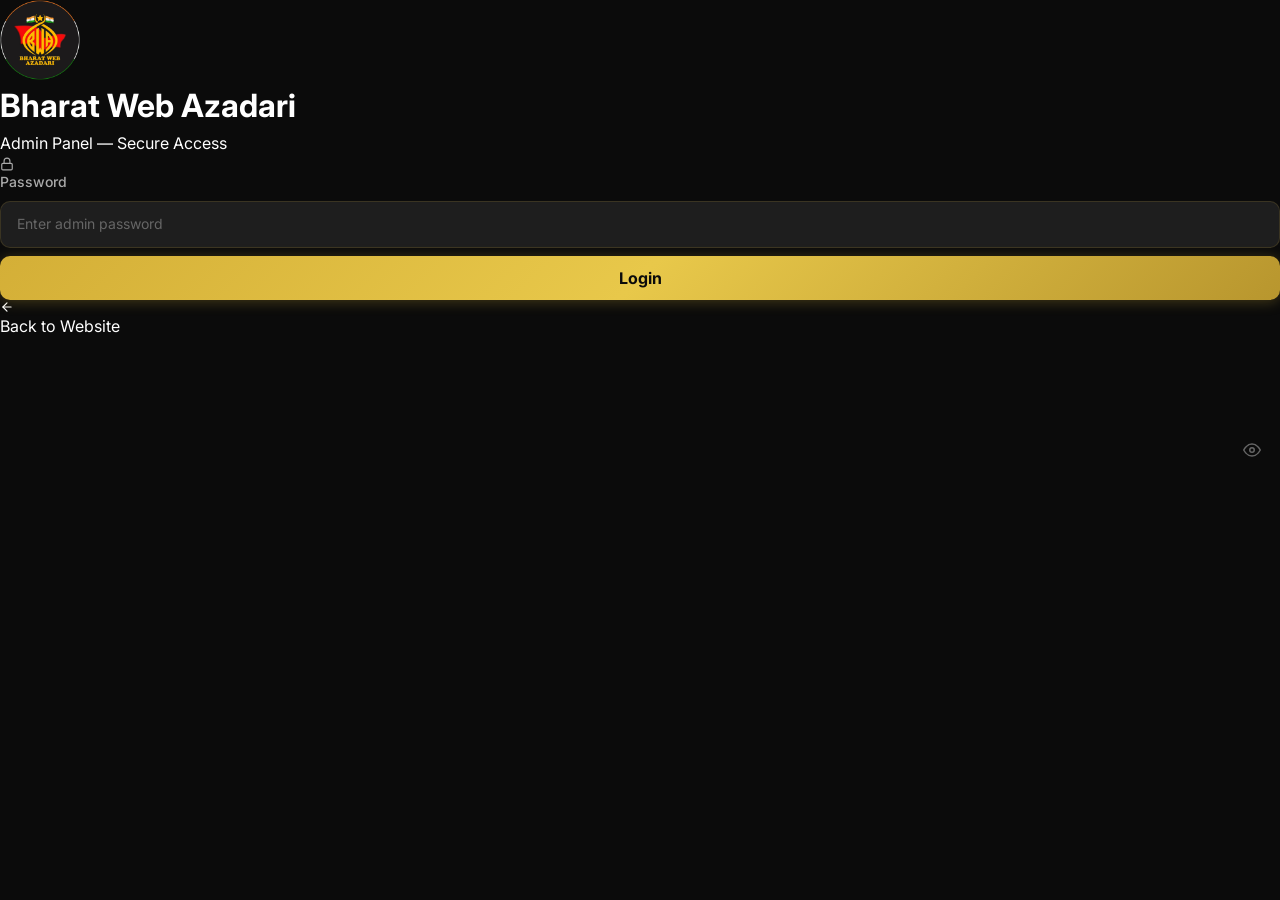
<file: admin/programs.html>
﻿<!DOCTYPE html>
<html lang="en">
<head>
  <meta charset="UTF-8">
  <meta name="viewport" content="width=device-width, initial-scale=1.0">
  <meta name="robots" content="noindex, nofollow">
  <title>Programs | BWA Admin</title>
  <link rel="icon" href="../assets/logo.png" type="image/png">
  <link rel="preconnect" href="https://fonts.googleapis.com">
  <link rel="preconnect" href="https://fonts.gstatic.com" crossorigin>
  <link href="https://fonts.googleapis.com/css2?family=Inter:wght@300;400;500;600;700;800&display=swap" rel="stylesheet">
  <link rel="stylesheet" href="../css/main.css">
  <link rel="stylesheet" href="../css/components.css">
  <link rel="stylesheet" href="../css/admin.css">
  <link rel="stylesheet" href="../css/mobile.css">
</head>
<body class="admin-body">

  <div class="admin-layout" id="admin-layout">

    <!-- ══════════════════════════════════════════════
         SIDEBAR
    ══════════════════════════════════════════════ -->
    <aside class="admin-sidebar" id="admin-sidebar" aria-label="Admin navigation">
      <div class="sidebar-header">
        <img src="../assets/logo.png" alt="BWA" width="40" height="40" onerror="this.style.display='none'">
        <span class="sidebar-title">BWA Admin</span>
        <button class="sidebar-close" id="sidebar-close" aria-label="Close sidebar">
          <svg width="18" height="18" viewBox="0 0 24 24" fill="none" stroke="currentColor" stroke-width="2.5" stroke-linecap="round" stroke-linejoin="round" aria-hidden="true">
            <line x1="18" y1="6" x2="6" y2="18"/>
            <line x1="6" y1="6" x2="18" y2="18"/>
          </svg>
        </button>
      </div>

      <nav class="sidebar-nav" aria-label="Main navigation">
        <a href="dashboard.html" class="sidebar-link">
          <svg width="18" height="18" viewBox="0 0 24 24" fill="none" stroke="currentColor" stroke-width="2" stroke-linecap="round" stroke-linejoin="round" aria-hidden="true">
            <rect x="3" y="3" width="7" height="7" rx="1"/>
            <rect x="14" y="3" width="7" height="7" rx="1"/>
            <rect x="3" y="14" width="7" height="7" rx="1"/>
            <rect x="14" y="14" width="7" height="7" rx="1"/>
          </svg>
          Dashboard
        </a>
        <a href="programs.html" class="sidebar-link active" aria-current="page">
          <svg width="18" height="18" viewBox="0 0 24 24" fill="none" stroke="currentColor" stroke-width="2" stroke-linecap="round" stroke-linejoin="round" aria-hidden="true">
            <rect x="3" y="4" width="18" height="18" rx="2" ry="2"/>
            <line x1="16" y1="2" x2="16" y2="6"/>
            <line x1="8" y1="2" x2="8" y2="6"/>
            <line x1="3" y1="10" x2="21" y2="10"/>
          </svg>
          Programs
        </a>
        <a href="announcements.html" class="sidebar-link">
          <svg width="18" height="18" viewBox="0 0 24 24" fill="none" stroke="currentColor" stroke-width="2" stroke-linecap="round" stroke-linejoin="round" aria-hidden="true">
            <path d="M18 8A6 6 0 0 0 6 8c0 7-3 9-3 9h18s-3-2-3-9"/>
            <path d="M13.73 21a2 2 0 0 1-3.46 0"/>
          </svg>
          Announcements
        </a>
        <a href="gallery.html" class="sidebar-link">
          <svg width="18" height="18" viewBox="0 0 24 24" fill="none" stroke="currentColor" stroke-width="2" stroke-linecap="round" stroke-linejoin="round" aria-hidden="true">
            <rect x="3" y="3" width="18" height="18" rx="2" ry="2"/>
            <circle cx="8.5" cy="8.5" r="1.5"/>
            <polyline points="21 15 16 10 5 21"/>
          </svg>
          Gallery
        </a>
        <a href="livestream.html" class="sidebar-link">
          <svg width="18" height="18" viewBox="0 0 24 24" fill="none" stroke="currentColor" stroke-width="2" stroke-linecap="round" stroke-linejoin="round" aria-hidden="true">
            <polygon points="23 7 16 12 23 17 23 7"/>
            <rect x="1" y="5" width="15" height="14" rx="2" ry="2"/>
          </svg>
          Live Stream
        </a>
      </nav>

      <div class="sidebar-footer">
        <a href="../index.html" class="sidebar-link" target="_blank" rel="noopener">
          <svg width="18" height="18" viewBox="0 0 24 24" fill="none" stroke="currentColor" stroke-width="2" stroke-linecap="round" stroke-linejoin="round" aria-hidden="true">
            <path d="M18 13v6a2 2 0 0 1-2 2H5a2 2 0 0 1-2-2V8a2 2 0 0 1 2-2h6"/>
            <polyline points="15 3 21 3 21 9"/>
            <line x1="10" y1="14" x2="21" y2="3"/>
          </svg>
          View Website
        </a>
        <button class="sidebar-link logout-btn" id="logout-btn" aria-label="Logout">
          <svg width="18" height="18" viewBox="0 0 24 24" fill="none" stroke="currentColor" stroke-width="2" stroke-linecap="round" stroke-linejoin="round" aria-hidden="true">
            <path d="M9 21H5a2 2 0 0 1-2-2V5a2 2 0 0 1 2-2h4"/>
            <polyline points="16 17 21 12 16 7"/>
            <line x1="21" y1="12" x2="9" y2="12"/>
          </svg>
          Logout
        </button>
      </div>
    </aside>

    <!-- Sidebar Overlay (mobile) -->
    <div class="sidebar-overlay" id="sidebar-overlay" aria-hidden="true"></div>

    <!-- ══════════════════════════════════════════════
         MAIN CONTENT
    ══════════════════════════════════════════════ -->
    <div class="admin-main">

      <!-- Top Header -->
      <header class="admin-header">
        <button class="sidebar-toggle" id="sidebar-toggle" aria-label="Toggle sidebar" aria-expanded="false" aria-controls="admin-sidebar">
          <svg width="22" height="22" viewBox="0 0 24 24" fill="none" stroke="currentColor" stroke-width="2" stroke-linecap="round" stroke-linejoin="round" aria-hidden="true">
            <line x1="3" y1="6" x2="21" y2="6"/>
            <line x1="3" y1="12" x2="21" y2="12"/>
            <line x1="3" y1="18" x2="21" y2="18"/>
          </svg>
        </button>
        <h1 class="admin-page-title">Programs</h1>
        <div class="admin-header-actions">
          <span class="admin-badge">Admin</span>
        </div>
      </header>

      <!-- Page Content -->
      <main class="admin-content" id="admin-content">

        <!-- Page Header Row -->
        <div class="admin-page-header">
          <div class="page-header-left">
            <h2>Manage Programs</h2>
            <p class="page-header-sub">Add, edit, or remove Majlis, Juloos, and other programs.</p>
          </div>
          <button class="btn-primary" id="add-program-btn" aria-label="Add new program">
            <svg width="16" height="16" viewBox="0 0 24 24" fill="none" stroke="currentColor" stroke-width="2.5" stroke-linecap="round" stroke-linejoin="round" aria-hidden="true">
              <line x1="12" y1="5" x2="12" y2="19"/>
              <line x1="5" y1="12" x2="19" y2="12"/>
            </svg>
            Add Program
          </button>
        </div>

        <!-- Search Bar -->
        <div class="search-bar-wrapper">
          <div class="search-bar">
            <svg width="16" height="16" viewBox="0 0 24 24" fill="none" stroke="currentColor" stroke-width="2" stroke-linecap="round" stroke-linejoin="round" aria-hidden="true">
              <circle cx="11" cy="11" r="8"/>
              <line x1="21" y1="21" x2="16.65" y2="16.65"/>
            </svg>
            <input
              type="search"
              id="programs-search"
              class="search-input"
              placeholder="Search programs..."
              aria-label="Search programs"
            >
          </div>
        </div>

        <!-- Programs Table -->
        <div class="table-wrapper" id="programs-table-wrapper">
          <table class="data-table" id="programs-table" aria-label="Programs list">
            <thead>
              <tr>
                <th scope="col" style="width:64px">Image</th>
                <th scope="col">Title</th>
                <th scope="col">Date</th>
                <th scope="col">Time</th>
                <th scope="col">Location</th>
                <th scope="col" style="width:120px">Actions</th>
              </tr>
            </thead>
            <tbody id="programs-tbody">
              <!-- Skeleton rows -->
              <tr class="skeleton-row">
                <td><div class="skeleton skeleton-thumb"></div></td>
                <td><div class="skeleton skeleton-text"></div></td>
                <td><div class="skeleton skeleton-text-sm"></div></td>
                <td><div class="skeleton skeleton-text-sm"></div></td>
                <td><div class="skeleton skeleton-text-sm"></div></td>
                <td><div class="skeleton skeleton-actions"></div></td>
              </tr>
              <tr class="skeleton-row">
                <td><div class="skeleton skeleton-thumb"></div></td>
                <td><div class="skeleton skeleton-text"></div></td>
                <td><div class="skeleton skeleton-text-sm"></div></td>
                <td><div class="skeleton skeleton-text-sm"></div></td>
                <td><div class="skeleton skeleton-text-sm"></div></td>
                <td><div class="skeleton skeleton-actions"></div></td>
              </tr>
              <tr class="skeleton-row">
                <td><div class="skeleton skeleton-thumb"></div></td>
                <td><div class="skeleton skeleton-text"></div></td>
                <td><div class="skeleton skeleton-text-sm"></div></td>
                <td><div class="skeleton skeleton-text-sm"></div></td>
                <td><div class="skeleton skeleton-text-sm"></div></td>
                <td><div class="skeleton skeleton-actions"></div></td>
              </tr>
            </tbody>
          </table>

          <!-- Empty state (hidden by default) -->
          <div class="empty-state" id="programs-empty" hidden>
            <svg width="48" height="48" viewBox="0 0 24 24" fill="none" stroke="currentColor" stroke-width="1.5" stroke-linecap="round" stroke-linejoin="round" aria-hidden="true">
              <rect x="3" y="4" width="18" height="18" rx="2" ry="2"/>
              <line x1="16" y1="2" x2="16" y2="6"/>
              <line x1="8" y1="2" x2="8" y2="6"/>
              <line x1="3" y1="10" x2="21" y2="10"/>
            </svg>
            <h3>No Programs Yet</h3>
            <p>Click "Add Program" to schedule your first program.</p>
          </div>
        </div>

      </main>
    </div>

  </div>

  <!-- ══════════════════════════════════════════════
       ADD / EDIT PROGRAM MODAL
  ══════════════════════════════════════════════ -->
  <div class="modal" id="program-modal" role="dialog" aria-modal="true" aria-labelledby="modal-title" hidden>
    <div class="modal-overlay" id="program-modal-overlay" aria-hidden="true"></div>
    <div class="modal-content">

      <div class="modal-header">
        <h3 class="modal-title" id="modal-title">Add Program</h3>
        <button class="modal-close" id="program-modal-close" aria-label="Close modal">
          <svg width="18" height="18" viewBox="0 0 24 24" fill="none" stroke="currentColor" stroke-width="2.5" stroke-linecap="round" stroke-linejoin="round" aria-hidden="true">
            <line x1="18" y1="6" x2="6" y2="18"/>
            <line x1="6" y1="6" x2="18" y2="18"/>
          </svg>
        </button>
      </div>

      <div class="modal-body">
        <form id="program-form" novalidate>
          <!-- Hidden ID for edit mode -->
          <input type="hidden" id="program-id">

          <!-- Row 1: Title + Location -->
          <div class="form-row">
            <div class="form-group">
              <label class="form-label" for="program-title">
                Title <span class="required" aria-hidden="true">*</span>
              </label>
              <input
                type="text"
                id="program-title"
                class="form-input"
                placeholder="e.g. Majlis-e-Aza — Muharram 1st"
                required
                aria-required="true"
              >
              <span class="form-error" id="title-error"></span>
            </div>
            <div class="form-group">
              <label class="form-label" for="program-location">
                Location <span class="required" aria-hidden="true">*</span>
              </label>
              <input
                type="text"
                id="program-location"
                class="form-input"
                placeholder="e.g. Imambargah Senthal, Bareilly"
                required
                aria-required="true"
              >
              <span class="form-error" id="location-error"></span>
            </div>
          </div>

          <!-- Row 2: Date + Time -->
          <div class="form-row">
            <div class="form-group">
              <label class="form-label" for="program-date">
                Date <span class="required" aria-hidden="true">*</span>
              </label>
              <input
                type="date"
                id="program-date"
                class="form-input"
                required
                aria-required="true"
              >
              <span class="form-error" id="date-error"></span>
            </div>
            <div class="form-group">
              <label class="form-label" for="program-time">
                Time <span class="required" aria-hidden="true">*</span>
              </label>
              <input
                type="time"
                id="program-time"
                class="form-input"
                required
                aria-required="true"
              >
              <span class="form-error" id="time-error"></span>
            </div>
          </div>

          <!-- Description -->
          <div class="form-group">
            <label class="form-label" for="program-description">Description</label>
            <textarea
              id="program-description"
              class="form-textarea"
              rows="3"
              placeholder="Describe the program, speakers, or any special notes..."
            ></textarea>
          </div>

          <!-- Banner Image URL -->
          <div class="form-group">
            <label class="form-label" for="program-image">Banner Image URL</label>
            <input
              type="url"
              id="program-image"
              class="form-input"
              placeholder="https://i.imgur.com/example.jpg"
            >
            <small class="form-hint">
              Upload your image to
              <a href="https://imgur.com/upload" target="_blank" rel="noopener">Imgur</a>
              or Google Drive and paste the public link here.
            </small>
            <div id="image-preview" class="image-preview" aria-live="polite"></div>
          </div>

        </form>
      </div>

      <div class="modal-footer">
        <button class="btn-secondary" id="program-cancel-btn" type="button">Cancel</button>
        <button class="btn-primary" id="program-save-btn" type="button">
          <span id="save-btn-text">Save Program</span>
          <svg id="save-spinner" width="14" height="14" viewBox="0 0 24 24" fill="none" stroke="currentColor" stroke-width="2.5" stroke-linecap="round" aria-hidden="true" style="display:none; animation:spin 0.8s linear infinite;">
            <path d="M12 2v4M12 18v4M4.93 4.93l2.83 2.83M16.24 16.24l2.83 2.83M2 12h4M18 12h4M4.93 19.07l2.83-2.83M16.24 7.76l2.83-2.83"/>
          </svg>
        </button>
      </div>

    </div>
  </div>

  <!-- Confirm Delete Dialog -->
  <div class="modal" id="confirm-modal" role="dialog" aria-modal="true" aria-labelledby="confirm-title" hidden>
    <div class="modal-overlay" id="confirm-modal-overlay" aria-hidden="true"></div>
    <div class="modal-content modal-content--sm">
      <div class="modal-header">
        <h3 class="modal-title" id="confirm-title">Delete Program?</h3>
      </div>
      <div class="modal-body">
        <p class="confirm-message">Are you sure you want to delete <strong id="confirm-item-name"></strong>? This action cannot be undone.</p>
      </div>
      <div class="modal-footer">
        <button class="btn-secondary" id="confirm-cancel-btn" type="button">Cancel</button>
        <button class="btn-danger" id="confirm-delete-btn" type="button">Delete</button>
      </div>
    </div>
  </div>

  <!-- Toast Notification -->
  <div id="toast" class="toast" role="alert" aria-live="polite" aria-atomic="true"></div>

  <!-- Scripts -->
  <script src="../js/config.js"></script>
  <script src="../js/api.js"></script>
  <script src="../js/admin/auth.js"></script>
  <script src="../js/admin/programs-admin.js"></script>

</body>
</html>
</file>
<file: css/main.css>
/* ============================================================
   BHARAT WEB AZADARI — main.css
   Foundational stylesheet: reset, design tokens, layout,
   header, hero, footer, animations, utilities
   © 2026 Bharat Web Azadari. All Rights Reserved.
   Designed & Developed by Faizan Ali
   ============================================================ */

/* ============================================================
   1. GOOGLE FONTS IMPORT
   ============================================================ */
@import url('https://fonts.googleapis.com/css2?family=Inter:wght@300;400;500;600;700;800;900&display=swap');


/* ============================================================
   2. MODERN CSS RESET
   ============================================================ */
*, *::before, *::after {
  box-sizing: border-box;
  margin: 0;
  padding: 0;
}

html {
  font-size: 16px;
  scroll-behavior: smooth;
  -webkit-text-size-adjust: 100%;
  text-size-adjust: 100%;
}

body {
  min-height: 100vh;
  line-height: 1.6;
  -webkit-font-smoothing: antialiased;
  -moz-osx-font-smoothing: grayscale;
  text-rendering: optimizeLegibility;
}

img, picture, video, canvas, svg {
  display: block;
  max-width: 100%;
}

input, button, textarea, select {
  font: inherit;
}

p, h1, h2, h3, h4, h5, h6 {
  overflow-wrap: break-word;
}

ul, ol {
  list-style: none;
}

a {
  text-decoration: none;
  color: inherit;
}

button {
  cursor: pointer;
  border: none;
  background: none;
}

table {
  border-collapse: collapse;
  border-spacing: 0;
}


/* ============================================================
   3. CSS CUSTOM PROPERTIES (Design Tokens)
   ============================================================ */
:root {
  /* --- Background Colors --- */
  --bg-primary:    #0B0B0B;
  --bg-secondary:  #161616;
  --bg-tertiary:   #1E1E1E;
  --bg-card:       #161616;
  --bg-overlay:    rgba(0, 0, 0, 0.85);

  /* --- Brand Colors --- */
  --gold:          #D4AF37;
  --gold-light:    #E8C84A;
  --gold-dark:     #B8962E;
  --gold-gradient: linear-gradient(135deg, #D4AF37, #E8C84A, #B8962E);
  --gold-glow:     0 0 24px rgba(212, 175, 55, 0.35);

  --saffron:       #FF9933;
  --green:         #138808;
  --crimson:       #C0392B;
  --crimson-dark:  #922B21;

  /* --- Text Colors --- */
  --text-primary:   #FFFFFF;
  --text-secondary: #AAAAAA;
  --text-muted:     #666666;

  /* --- Border Colors --- */
  --border:        rgba(212, 175, 55, 0.15);
  --border-hover:  rgba(212, 175, 55, 0.40);
  --border-strong: rgba(212, 175, 55, 0.60);

  /* --- Shadows --- */
  --shadow:        0 4px 24px rgba(0, 0, 0, 0.40);
  --shadow-lg:     0 8px 48px rgba(0, 0, 0, 0.60);
  --shadow-gold:   0 0 20px rgba(212, 175, 55, 0.15);
  --shadow-gold-lg:0 8px 40px rgba(212, 175, 55, 0.10);

  /* --- Typography Scale --- */
  --font-family:   'Inter', -apple-system, BlinkMacSystemFont, 'Segoe UI', sans-serif;
  --font-display:  clamp(48px, 8vw, 80px);
  --font-h1:       clamp(36px, 5vw, 56px);
  --font-h2:       clamp(28px, 4vw, 42px);
  --font-h3:       24px;
  --font-h4:       20px;
  --font-body:     16px;
  --font-small:    14px;
  --font-xs:       12px;

  /* --- Font Weights --- */
  --fw-light:      300;
  --fw-regular:    400;
  --fw-medium:     500;
  --fw-semibold:   600;
  --fw-bold:       700;
  --fw-extrabold:  800;
  --fw-black:      900;

  /* --- Line Heights --- */
  --lh-tight:      1.2;
  --lh-snug:       1.4;
  --lh-normal:     1.6;
  --lh-relaxed:    1.8;

  /* --- Letter Spacing --- */
  --ls-tight:      -0.02em;
  --ls-normal:     0;
  --ls-wide:       0.05em;
  --ls-wider:      0.1em;
  --ls-widest:     0.15em;

  /* --- Spacing Scale (8px base) --- */
  --space-1:   4px;
  --space-2:   8px;
  --space-3:   12px;
  --space-4:   16px;
  --space-5:   20px;
  --space-6:   24px;
  --space-7:   28px;
  --space-8:   32px;
  --space-10:  40px;
  --space-12:  48px;
  --space-16:  64px;
  --space-20:  80px;
  --space-24:  96px;
  --section-py: clamp(60px, 8vw, 100px);

  /* --- Border Radius --- */
  --radius-sm:   6px;
  --radius-md:   10px;
  --radius-lg:   16px;
  --radius-xl:   24px;
  --radius-full: 9999px;

  /* --- Transitions --- */
  --transition:      all 0.3s cubic-bezier(0.4, 0, 0.2, 1);
  --transition-fast: all 0.15s cubic-bezier(0.4, 0, 0.2, 1);
  --transition-slow: all 0.5s cubic-bezier(0.4, 0, 0.2, 1);

  /* --- Z-Index Layers --- */
  --z-base:       1;
  --z-dropdown:   100;
  --z-sticky:     200;
  --z-header:     300;
  --z-overlay:    400;
  --z-modal:      500;
  --z-toast:      600;
  --z-tooltip:    700;

  /* --- Layout --- */
  --container-max:  1200px;
  --container-pad:  clamp(16px, 4vw, 40px);
  --header-height:  72px;
  --sidebar-width:  260px;
}


/* ============================================================
   4. BASE STYLES
   ============================================================ */

/* Body */
body {
  font-family: var(--font-family);
  font-size: var(--font-body);
  font-weight: var(--fw-regular);
  line-height: var(--lh-normal);
  color: var(--text-primary);
  background-color: var(--bg-primary);
  overflow-x: hidden;
}

/* Text selection */
::selection {
  background-color: rgba(212, 175, 55, 0.3);
  color: var(--text-primary);
}
::-moz-selection {
  background-color: rgba(212, 175, 55, 0.3);
  color: var(--text-primary);
}

/* Custom scrollbar (WebKit) */
::-webkit-scrollbar {
  width: 8px;
  height: 8px;
}
::-webkit-scrollbar-track {
  background: var(--bg-secondary);
}
::-webkit-scrollbar-thumb {
  background: var(--gold-dark);
  border-radius: var(--radius-full);
}
::-webkit-scrollbar-thumb:hover {
  background: var(--gold);
}

/* Focus outline (accessible) */
:focus-visible {
  outline: 2px solid var(--gold);
  outline-offset: 3px;
  border-radius: 3px;
}


/* ============================================================
   5. LAYOUT UTILITIES
   ============================================================ */

/* Container */
.container {
  width: 100%;
  max-width: var(--container-max);
  margin-inline: auto;
  padding-inline: var(--container-pad);
}

/* Section wrapper */
.section {
  padding-block: var(--section-py);
}

.section--alt {
  background-color: var(--bg-secondary);
}

/* --- Flex Helpers --- */
.flex        { display: flex; }
.flex-col    { display: flex; flex-direction: column; }
.flex-center { display: flex; align-items: center; justify-content: center; }
.flex-between{ display: flex; align-items: center; justify-content: space-between; }
.flex-start  { display: flex; align-items: center; justify-content: flex-start; }
.flex-end    { display: flex; align-items: center; justify-content: flex-end; }
.flex-wrap   { flex-wrap: wrap; }
.gap-1 { gap: var(--space-1); }
.gap-2 { gap: var(--space-2); }
.gap-3 { gap: var(--space-3); }
.gap-4 { gap: var(--space-4); }
.gap-6 { gap: var(--space-6); }
.gap-8 { gap: var(--space-8); }

/* --- Grid Helpers --- */
.grid        { display: grid; }
.grid-2      { display: grid; grid-template-columns: repeat(2, 1fr); gap: var(--space-6); }
.grid-3      { display: grid; grid-template-columns: repeat(3, 1fr); gap: var(--space-6); }
.grid-4      { display: grid; grid-template-columns: repeat(4, 1fr); gap: var(--space-6); }

/* Auto-fill grids */
.grid-auto-sm { display: grid; grid-template-columns: repeat(auto-fill, minmax(240px, 1fr)); gap: var(--space-6); }
.grid-auto-md { display: grid; grid-template-columns: repeat(auto-fill, minmax(300px, 1fr)); gap: var(--space-6); }
.grid-auto-lg { display: grid; grid-template-columns: repeat(auto-fill, minmax(360px, 1fr)); gap: var(--space-8); }

/* --- Spacing Utilities --- */
.mt-auto { margin-top: auto; }
.mb-auto { margin-bottom: auto; }
.mx-auto { margin-inline: auto; }
.text-center { text-align: center; }
.text-left   { text-align: left; }
.text-right  { text-align: right; }

/* --- Display --- */
.hidden       { display: none !important; }
.invisible    { visibility: hidden; }
.sr-only {
  position: absolute;
  width: 1px; height: 1px;
  padding: 0; margin: -1px;
  overflow: hidden;
  clip: rect(0,0,0,0);
  white-space: nowrap;
  border-width: 0;
}


/* ============================================================
   6. TYPOGRAPHY UTILITIES
   ============================================================ */

/* Heading classes */
.h-display {
  font-size: var(--font-display);
  font-weight: var(--fw-extrabold);
  line-height: var(--lh-tight);
  letter-spacing: var(--ls-tight);
}
.h1 {
  font-size: var(--font-h1);
  font-weight: var(--fw-bold);
  line-height: var(--lh-tight);
}
.h2 {
  font-size: var(--font-h2);
  font-weight: var(--fw-bold);
  line-height: var(--lh-snug);
}
.h3 {
  font-size: var(--font-h3);
  font-weight: var(--fw-semibold);
  line-height: var(--lh-snug);
}
.h4 {
  font-size: var(--font-h4);
  font-weight: var(--fw-semibold);
}

/* Gold gradient text */
.text-gold-gradient {
  background: var(--gold-gradient);
  -webkit-background-clip: text;
  -webkit-text-fill-color: transparent;
  background-clip: text;
}

/* Solid gold text */
.text-gold    { color: var(--gold); }
.text-saffron { color: var(--saffron); }
.text-green   { color: var(--green); }
.text-muted   { color: var(--text-muted); }
.text-secondary-color { color: var(--text-secondary); }

/* Eyebrow / label text */
.eyebrow {
  font-size: var(--font-xs);
  font-weight: var(--fw-semibold);
  letter-spacing: var(--ls-widest);
  text-transform: uppercase;
  color: var(--gold);
}

/* Lead paragraph */
.lead {
  font-size: 18px;
  font-weight: var(--fw-light);
  color: var(--text-secondary);
  line-height: var(--lh-relaxed);
}


/* ============================================================
   7. HEADER / NAVIGATION
   ============================================================ */
.site-header {
  position: fixed;
  top: 0;
  left: 0;
  width: 100%;
  height: var(--header-height);
  z-index: var(--z-header);
  /* Transparent initially */
  background: transparent;
  border-bottom: 1px solid transparent;
  transition: var(--transition);
}

/* Scrolled state — added by JS */
.site-header.scrolled {
  background: rgba(11, 11, 11, 0.96);
  border-bottom-color: rgba(212, 175, 55, 0.25);
  backdrop-filter: blur(12px);
  -webkit-backdrop-filter: blur(12px);
  box-shadow: 0 4px 32px rgba(0, 0, 0, 0.5);
}

.header-inner {
  display: flex;
  align-items: center;
  justify-content: space-between;
  height: 100%;
}

/* --- Logo --- */
.site-logo {
  display: flex;
  align-items: center;
  gap: var(--space-3);
  text-decoration: none;
  flex-shrink: 0;
}

.site-logo__img {
  width: 44px;
  height: 44px;
  object-fit: contain;
  border-radius: var(--radius-sm);
}

.site-logo__text {
  display: flex;
  flex-direction: column;
  line-height: 1.1;
}

.site-logo__name {
  font-size: 16px;
  font-weight: var(--fw-bold);
  background: var(--gold-gradient);
  -webkit-background-clip: text;
  -webkit-text-fill-color: transparent;
  background-clip: text;
  letter-spacing: 0.02em;
}

.site-logo__tagline {
  font-size: 10px;
  font-weight: var(--fw-medium);
  color: var(--text-muted);
  letter-spacing: var(--ls-wide);
  text-transform: uppercase;
}

/* --- Desktop Nav --- */
.site-nav {
  display: flex;
  align-items: center;
  gap: var(--space-1);
}

.nav-link {
  position: relative;
  display: inline-block;
  padding: var(--space-2) var(--space-4);
  font-size: 15px;
  font-weight: var(--fw-medium);
  color: var(--text-secondary);
  text-decoration: none;
  border-radius: var(--radius-sm);
  transition: var(--transition);
  white-space: nowrap;
}

/* Gold underline on hover */
.nav-link::after {
  content: '';
  position: absolute;
  bottom: 2px;
  left: 50%;
  transform: translateX(-50%) scaleX(0);
  width: calc(100% - var(--space-8));
  height: 2px;
  background: var(--gold-gradient);
  border-radius: var(--radius-full);
  transition: transform 0.25s cubic-bezier(0.4, 0, 0.2, 1);
}

.nav-link:hover {
  color: var(--gold-light);
}

.nav-link:hover::after {
  transform: translateX(-50%) scaleX(1);
}

/* Active nav link */
.nav-link.active {
  color: var(--gold);
}

.nav-link.active::after {
  transform: translateX(-50%) scaleX(1);
}

/* YouTube CTA in nav */
.nav-link--yt {
  background: rgba(255, 0, 0, 0.12);
  border: 1px solid rgba(255, 0, 0, 0.25);
  color: #ff4444;
  border-radius: var(--radius-md);
  font-size: 13px;
  padding: 6px 14px;
}

.nav-link--yt::after { display: none; }

.nav-link--yt:hover {
  background: rgba(255, 0, 0, 0.22);
  color: #ff6666;
  border-color: rgba(255, 0, 0, 0.45);
}

/* --- Hamburger Button (mobile) --- */
.hamburger {
  display: none;
  flex-direction: column;
  justify-content: center;
  gap: 5px;
  width: 40px;
  height: 40px;
  padding: 6px;
  border-radius: var(--radius-sm);
  cursor: pointer;
  transition: var(--transition);
  flex-shrink: 0;
  background: transparent;
  border: 1px solid var(--border);
}

.hamburger:hover {
  border-color: var(--border-hover);
  background: rgba(212, 175, 55, 0.05);
}

.hamburger__bar {
  display: block;
  width: 100%;
  height: 2px;
  background: var(--gold);
  border-radius: var(--radius-full);
  transition: var(--transition);
  transform-origin: center;
}

/* Hamburger → X animation */
.hamburger.open .hamburger__bar:nth-child(1) {
  transform: translateY(7px) rotate(45deg);
}
.hamburger.open .hamburger__bar:nth-child(2) {
  opacity: 0;
  transform: scaleX(0);
}
.hamburger.open .hamburger__bar:nth-child(3) {
  transform: translateY(-7px) rotate(-45deg);
}

/* --- Mobile Menu --- */
.mobile-menu {
  display: none;
  position: fixed;
  top: var(--header-height);
  left: 0;
  width: 100%;
  background: rgba(11, 11, 11, 0.98);
  backdrop-filter: blur(16px);
  -webkit-backdrop-filter: blur(16px);
  border-bottom: 1px solid var(--border);
  transform: translateY(-10px);
  opacity: 0;
  pointer-events: none;
  transition: var(--transition);
  z-index: calc(var(--z-header) - 1);
  max-height: calc(100vh - var(--header-height));
  overflow-y: auto;
}

.mobile-menu.open {
  transform: translateY(0);
  opacity: 1;
  pointer-events: auto;
}

.mobile-menu__inner {
  padding: var(--space-4) var(--container-pad) var(--space-6);
  display: flex;
  flex-direction: column;
  gap: var(--space-1);
}

.mobile-nav-link {
  display: flex;
  align-items: center;
  padding: var(--space-3) var(--space-4);
  font-size: 16px;
  font-weight: var(--fw-medium);
  color: var(--text-secondary);
  border-radius: var(--radius-md);
  transition: var(--transition);
  border-left: 3px solid transparent;
}

.mobile-nav-link:hover,
.mobile-nav-link.active {
  color: var(--gold);
  background: rgba(212, 175, 55, 0.06);
  border-left-color: var(--gold);
}

.mobile-menu__divider {
  height: 1px;
  background: var(--border);
  margin: var(--space-2) 0;
}

/* Offset page content so it doesn't hide behind fixed header */
.header-offset {
  padding-top: var(--header-height);
}


/* ============================================================
   8. HERO SECTION
   ============================================================ */
.hero {
  position: relative;
  min-height: 100vh;
  display: flex;
  align-items: center;
  justify-content: center;
  overflow: hidden;
  background-color: var(--bg-primary);
}

/* Dark overlay gradient */
.hero::before {
  content: '';
  position: absolute;
  inset: 0;
  background:
    radial-gradient(ellipse 80% 60% at 50% 0%, rgba(212, 175, 55, 0.08) 0%, transparent 65%),
    radial-gradient(ellipse 60% 40% at 20% 80%, rgba(212, 175, 55, 0.04) 0%, transparent 60%),
    linear-gradient(to bottom, rgba(11,11,11,0.3) 0%, rgba(11,11,11,0.7) 60%, #0B0B0B 100%);
  z-index: 1;
  pointer-events: none;
}

/* Islamic geometric pattern overlay (SVG data URI) */
.hero::after {
  content: '';
  position: absolute;
  inset: 0;
  background-image: url("data:image/svg+xml,%3Csvg xmlns='http://www.w3.org/2000/svg' width='80' height='80' viewBox='0 0 80 80'%3E%3Cg fill='none' stroke='%23D4AF37' stroke-width='0.4' opacity='0.12'%3E%3Cpolygon points='40,4 52,14 64,14 68,26 76,36 68,46 64,58 52,58 40,68 28,58 16,58 12,46 4,36 12,26 16,14 28,14'/%3E%3Cpolygon points='40,16 49,23 58,23 61,32 67,39 61,46 58,55 49,55 40,62 31,55 22,55 19,46 13,39 19,32 22,23 31,23'/%3E%3Ccircle cx='40' cy='40' r='8'/%3E%3Cline x1='40' y1='4' x2='40' y2='16'/%3E%3Cline x1='40' y1='62' x2='40' y2='68'/%3E%3Cline x1='4' y1='36' x2='13' y2='39'/%3E%3Cline x1='67' y1='39' x2='76' y2='36'/%3E%3C/g%3E%3C/svg%3E");
  background-size: 80px 80px;
  opacity: 0.4;
  z-index: 0;
  pointer-events: none;
}

.hero__content {
  position: relative;
  z-index: 2;
  text-align: center;
  padding: var(--space-8) var(--container-pad);
  max-width: 860px;
  width: 100%;
}

/* Optional eyebrow above hero title */
.hero__eyebrow {
  display: inline-flex;
  align-items: center;
  gap: var(--space-2);
  font-size: var(--font-xs);
  font-weight: var(--fw-semibold);
  letter-spacing: var(--ls-widest);
  text-transform: uppercase;
  color: var(--gold);
  background: rgba(212, 175, 55, 0.1);
  border: 1px solid rgba(212, 175, 55, 0.25);
  padding: var(--space-1) var(--space-4);
  border-radius: var(--radius-full);
  margin-bottom: var(--space-6);
  animation: fadeInUp 0.6s ease both;
}

.hero__eyebrow::before {
  content: '';
  width: 6px;
  height: 6px;
  background: var(--gold);
  border-radius: 50%;
  animation: pulse 1.5s ease infinite;
}

/* Hero title */
.hero__title {
  font-size: var(--font-display);
  font-weight: var(--fw-extrabold);
  line-height: var(--lh-tight);
  letter-spacing: var(--ls-tight);
  margin-bottom: var(--space-6);
  animation: fadeInUp 0.6s 0.1s ease both;
}

/* Subtitle / tagline */
.hero__subtitle {
  font-size: clamp(16px, 2vw, 20px);
  font-weight: var(--fw-light);
  color: var(--text-secondary);
  line-height: var(--lh-relaxed);
  max-width: 580px;
  margin-inline: auto;
  margin-bottom: var(--space-10);
  animation: fadeInUp 0.6s 0.2s ease both;
}

/* CTA Button Row */
.hero__actions {
  display: flex;
  align-items: center;
  justify-content: center;
  gap: var(--space-4);
  flex-wrap: wrap;
  margin-bottom: var(--space-16);
  animation: fadeInUp 0.6s 0.3s ease both;
}

/* Scroll indicator */
.hero__scroll-indicator {
  position: absolute;
  bottom: var(--space-8);
  left: 50%;
  transform: translateX(-50%);
  display: flex;
  flex-direction: column;
  align-items: center;
  gap: var(--space-2);
  z-index: 2;
  animation: fadeInUp 0.6s 0.5s ease both;
}

.hero__scroll-text {
  font-size: var(--font-xs);
  font-weight: var(--fw-medium);
  letter-spacing: var(--ls-wider);
  text-transform: uppercase;
  color: var(--text-muted);
}

.hero__scroll-arrow {
  width: 28px;
  height: 28px;
  border: 2px solid var(--border-hover);
  border-radius: 50%;
  display: flex;
  align-items: center;
  justify-content: center;
  animation: scrollBounce 2s ease infinite;
}

.hero__scroll-arrow::after {
  content: '';
  display: block;
  width: 8px;
  height: 8px;
  border-right: 2px solid var(--gold);
  border-bottom: 2px solid var(--gold);
  transform: rotate(45deg) translateY(-2px);
}

@keyframes scrollBounce {
  0%, 100% { transform: translateY(0); }
  50%       { transform: translateY(6px); }
}


/* ============================================================
   9. SECTION HEADING
   ============================================================ */
.section-header {
  margin-bottom: clamp(32px, 5vw, 56px);
}

.section-header--centered {
  text-align: center;
}

/* Gold accent line above heading */
.section-header__eyebrow {
  display: inline-block;
  font-size: var(--font-xs);
  font-weight: var(--fw-semibold);
  letter-spacing: var(--ls-widest);
  text-transform: uppercase;
  color: var(--gold);
  margin-bottom: var(--space-3);
  position: relative;
  padding-left: 20px;
}

.section-header__eyebrow::before {
  content: '';
  position: absolute;
  left: 0;
  top: 50%;
  transform: translateY(-50%);
  width: 12px;
  height: 2px;
  background: var(--gold-gradient);
  border-radius: var(--radius-full);
}

/* Centered version without left line */
.section-header--centered .section-header__eyebrow {
  padding-left: 0;
}

.section-header--centered .section-header__eyebrow::before {
  display: none;
}

.section-header__title {
  font-size: var(--font-h2);
  font-weight: var(--fw-bold);
  line-height: var(--lh-snug);
  margin-bottom: var(--space-4);
}

.section-header__subtitle {
  font-size: 17px;
  color: var(--text-secondary);
  line-height: var(--lh-relaxed);
  max-width: 560px;
}

.section-header--centered .section-header__subtitle {
  margin-inline: auto;
}

.section-header__cta {
  margin-top: var(--space-6);
  display: inline-flex;
  align-items: center;
  gap: var(--space-2);
  font-size: 15px;
  font-weight: var(--fw-medium);
  color: var(--gold);
  transition: var(--transition);
}

.section-header__cta:hover {
  color: var(--gold-light);
  gap: var(--space-3);
}


/* ============================================================
   10. FOOTER
   ============================================================ */
.site-footer {
  background: #0D0D0D;
  border-top: 1px solid rgba(212, 175, 55, 0.2);
  padding-top: clamp(48px, 6vw, 80px);
}

.footer-grid {
  display: grid;
  grid-template-columns: 1.5fr 1fr 1fr;
  gap: var(--space-12);
  padding-bottom: clamp(48px, 6vw, 72px);
}

/* --- Footer Column 1: Logo + Tagline --- */
.footer-brand {}

.footer-logo {
  display: flex;
  align-items: center;
  gap: var(--space-3);
  margin-bottom: var(--space-5);
}

.footer-logo__img {
  width: 48px;
  height: 48px;
  object-fit: contain;
  border-radius: var(--radius-sm);
}

.footer-logo__name {
  font-size: 18px;
  font-weight: var(--fw-bold);
  background: var(--gold-gradient);
  -webkit-background-clip: text;
  -webkit-text-fill-color: transparent;
  background-clip: text;
}

.footer-brand__desc {
  font-size: var(--font-small);
  color: var(--text-muted);
  line-height: var(--lh-relaxed);
  margin-bottom: var(--space-5);
  max-width: 280px;
}

.footer-brand__tagline {
  font-size: var(--font-xs);
  font-weight: var(--fw-medium);
  letter-spacing: var(--ls-wide);
  color: var(--text-muted);
  text-transform: uppercase;
  border-left: 3px solid var(--gold);
  padding-left: var(--space-3);
}

/* --- Footer Column: Links --- */
.footer-col__title {
  font-size: var(--font-small);
  font-weight: var(--fw-semibold);
  letter-spacing: var(--ls-wide);
  text-transform: uppercase;
  color: var(--gold);
  margin-bottom: var(--space-5);
}

.footer-links {
  display: flex;
  flex-direction: column;
  gap: var(--space-3);
}

.footer-link {
  font-size: var(--font-small);
  color: var(--text-muted);
  text-decoration: none;
  transition: var(--transition);
  display: flex;
  align-items: center;
  gap: var(--space-2);
}

.footer-link:hover {
  color: var(--gold-light);
  padding-left: var(--space-1);
}

/* --- Footer Column: Social --- */
.footer-social {
  display: flex;
  flex-direction: column;
  gap: var(--space-3);
  margin-bottom: var(--space-6);
}

.footer-social-link {
  display: flex;
  align-items: center;
  gap: var(--space-3);
  font-size: var(--font-small);
  color: var(--text-muted);
  text-decoration: none;
  padding: var(--space-2) var(--space-3);
  border-radius: var(--radius-md);
  border: 1px solid var(--border);
  transition: var(--transition);
}

.footer-social-link:hover {
  color: var(--gold-light);
  border-color: var(--border-hover);
  background: rgba(212, 175, 55, 0.05);
}

.footer-social-link__icon {
  width: 32px;
  height: 32px;
  display: flex;
  align-items: center;
  justify-content: center;
  border-radius: var(--radius-sm);
  font-size: 16px;
  flex-shrink: 0;
}

.footer-social-link__icon--yt {
  background: rgba(255, 0, 0, 0.15);
  color: #ff4444;
}

.footer-social-link__icon--email {
  background: rgba(212, 175, 55, 0.12);
  color: var(--gold);
}

/* --- Footer Bottom Bar --- */
.footer-bottom {
  border-top: 1px solid rgba(255, 255, 255, 0.06);
  padding: var(--space-6) 0;
  display: flex;
  align-items: center;
  justify-content: space-between;
  flex-wrap: wrap;
  gap: var(--space-3);
}

.footer-copyright {
  font-size: var(--font-xs);
  color: var(--text-muted);
}

.footer-credit {
  font-size: var(--font-xs);
  color: var(--text-muted);
}

.footer-credit span {
  color: var(--gold);
  font-weight: var(--fw-medium);
}


/* ============================================================
   11. ANIMATIONS / KEYFRAMES
   ============================================================ */

/* Fade In Up — section reveal */
@keyframes fadeInUp {
  from {
    opacity: 0;
    transform: translateY(28px);
  }
  to {
    opacity: 1;
    transform: translateY(0);
  }
}

/* Fade In — generic */
@keyframes fadeIn {
  from { opacity: 0; }
  to   { opacity: 1; }
}

/* Fade In Down — dropdown */
@keyframes fadeInDown {
  from {
    opacity: 0;
    transform: translateY(-10px);
  }
  to {
    opacity: 1;
    transform: translateY(0);
  }
}

/* Slide In Right — toast */
@keyframes slideInRight {
  from {
    opacity: 0;
    transform: translateX(120%);
  }
  to {
    opacity: 1;
    transform: translateX(0);
  }
}

/* Slide Out Right — toast dismiss */
@keyframes slideOutRight {
  from {
    opacity: 1;
    transform: translateX(0);
  }
  to {
    opacity: 0;
    transform: translateX(120%);
  }
}

/* Pulse — LIVE badge dot */
@keyframes pulse {
  0%, 100% {
    opacity: 1;
    transform: scale(1);
  }
  50% {
    opacity: 0.5;
    transform: scale(1.3);
  }
}

/* Pulse ring — glow effect */
@keyframes pulseRing {
  0%   { transform: scale(0.9); box-shadow: 0 0 0 0 rgba(212, 175, 55, 0.4); }
  70%  { transform: scale(1);   box-shadow: 0 0 0 10px rgba(212, 175, 55, 0); }
  100% { transform: scale(0.9); box-shadow: 0 0 0 0 rgba(212, 175, 55, 0); }
}

/* Spin — loading spinner */
@keyframes spin {
  from { transform: rotate(0deg); }
  to   { transform: rotate(360deg); }
}

/* Shimmer — skeleton loader */
@keyframes shimmer {
  0%   { background-position: -600px 0; }
  100% { background-position: 600px 0; }
}

/* Scale In — modal/dialog */
@keyframes scaleIn {
  from {
    opacity: 0;
    transform: scale(0.92) translateY(12px);
  }
  to {
    opacity: 1;
    transform: scale(1) translateY(0);
  }
}

/* --- Scroll-triggered reveal class (added by IntersectionObserver in main.js) --- */
.reveal {
  opacity: 0;
  transform: translateY(24px);
  transition: opacity 0.65s cubic-bezier(0.4, 0, 0.2, 1),
              transform 0.65s cubic-bezier(0.4, 0, 0.2, 1);
}

.reveal.animate-in {
  opacity: 1;
  transform: translateY(0);
}

/* Stagger delays for child items */
.reveal-stagger > *:nth-child(1) { transition-delay: 0.05s; }
.reveal-stagger > *:nth-child(2) { transition-delay: 0.10s; }
.reveal-stagger > *:nth-child(3) { transition-delay: 0.15s; }
.reveal-stagger > *:nth-child(4) { transition-delay: 0.20s; }
.reveal-stagger > *:nth-child(5) { transition-delay: 0.25s; }
.reveal-stagger > *:nth-child(6) { transition-delay: 0.30s; }


/* ============================================================
   12. LOADING / SKELETON STATES
   ============================================================ */

/* Full-page or section spinner */
.spinner-wrap {
  display: flex;
  align-items: center;
  justify-content: center;
  padding: var(--space-16) 0;
  width: 100%;
}

/* Spinning ring */
.spinner {
  width: 44px;
  height: 44px;
  border: 3px solid rgba(212, 175, 55, 0.15);
  border-top-color: var(--gold);
  border-radius: 50%;
  animation: spin 0.75s linear infinite;
  flex-shrink: 0;
}

.spinner--sm {
  width: 24px;
  height: 24px;
  border-width: 2px;
}

.spinner--lg {
  width: 64px;
  height: 64px;
  border-width: 4px;
}

/* Inline loading text */
.loading-text {
  display: flex;
  flex-direction: column;
  align-items: center;
  gap: var(--space-4);
  color: var(--text-muted);
  font-size: var(--font-small);
}

/* Skeleton shimmer base */
.skeleton {
  display: block;
  background: linear-gradient(
    90deg,
    var(--bg-tertiary) 25%,
    #262626 50%,
    var(--bg-tertiary) 75%
  );
  background-size: 600px 100%;
  animation: shimmer 1.5s infinite linear;
  border-radius: var(--radius-sm);
}

/* Skeleton shapes */
.skeleton-text {
  height: 14px;
  border-radius: var(--radius-sm);
  margin-bottom: var(--space-2);
}

.skeleton-text--lg {
  height: 20px;
}

.skeleton-text--sm {
  height: 12px;
  width: 60%;
}

.skeleton-circle {
  border-radius: 50%;
  flex-shrink: 0;
}

/* Skeleton card */
.skeleton-card {
  background: var(--bg-card);
  border: 1px solid var(--border);
  border-radius: var(--radius-lg);
  overflow: hidden;
}

.skeleton-card__image {
  width: 100%;
  aspect-ratio: 16/9;
}

.skeleton-card__body {
  padding: var(--space-5);
  display: flex;
  flex-direction: column;
  gap: var(--space-3);
}

/* Skeleton grid */
.skeleton-grid {
  display: grid;
  grid-template-columns: repeat(auto-fill, minmax(300px, 1fr));
  gap: var(--space-6);
}


/* ============================================================
   13. TOAST NOTIFICATIONS
   ============================================================ */

/* Container — fixed bottom right */
.toast-container {
  position: fixed;
  bottom: var(--space-6);
  right: var(--space-6);
  z-index: var(--z-toast);
  display: flex;
  flex-direction: column;
  gap: var(--space-3);
  pointer-events: none;
  max-width: 380px;
  width: calc(100vw - var(--space-12));
}

/* Individual toast */
.toast {
  display: flex;
  align-items: flex-start;
  gap: var(--space-3);
  padding: var(--space-4) var(--space-5);
  background: var(--bg-tertiary);
  border: 1px solid var(--border);
  border-radius: var(--radius-lg);
  box-shadow: var(--shadow-lg);
  pointer-events: auto;
  animation: slideInRight 0.35s cubic-bezier(0.4, 0, 0.2, 1) both;
  position: relative;
  overflow: hidden;
  backdrop-filter: blur(8px);
}

/* Left accent line */
.toast::before {
  content: '';
  position: absolute;
  left: 0;
  top: 0;
  bottom: 0;
  width: 4px;
  border-radius: var(--radius-sm) 0 0 var(--radius-sm);
}

/* Toast variants */
.toast--success::before { background: #22c55e; }
.toast--error::before   { background: var(--crimson); }
.toast--warning::before { background: var(--saffron); }
.toast--info::before    { background: var(--gold); }

.toast--success { border-color: rgba(34, 197, 94, 0.25); }
.toast--error   { border-color: rgba(192, 57, 43, 0.30); }
.toast--warning { border-color: rgba(255, 153, 51, 0.25); }
.toast--info    { border-color: rgba(212, 175, 55, 0.25); }

.toast__icon {
  width: 20px;
  height: 20px;
  flex-shrink: 0;
  margin-top: 1px;
  font-size: 16px;
  line-height: 1;
}

.toast__body {
  flex: 1;
  min-width: 0;
}

.toast__title {
  font-size: var(--font-small);
  font-weight: var(--fw-semibold);
  color: var(--text-primary);
  margin-bottom: var(--space-1);
}

.toast__message {
  font-size: 13px;
  color: var(--text-secondary);
  line-height: var(--lh-snug);
}

.toast__close {
  flex-shrink: 0;
  width: 20px;
  height: 20px;
  display: flex;
  align-items: center;
  justify-content: center;
  color: var(--text-muted);
  font-size: 16px;
  border-radius: var(--radius-sm);
  transition: var(--transition-fast);
  cursor: pointer;
  line-height: 1;
  background: transparent;
  border: none;
}

.toast__close:hover {
  color: var(--text-primary);
  background: rgba(255, 255, 255, 0.08);
}

/* Toast dismiss state */
.toast.dismissing {
  animation: slideOutRight 0.3s cubic-bezier(0.4, 0, 0.2, 1) both;
}

/* Progress bar at bottom */
.toast__progress {
  position: absolute;
  bottom: 0;
  left: 4px;
  right: 0;
  height: 2px;
  background: currentColor;
  opacity: 0.3;
  transform-origin: left;
  animation: toastProgress var(--duration, 4s) linear forwards;
}

@keyframes toastProgress {
  from { transform: scaleX(1); }
  to   { transform: scaleX(0); }
}


/* ============================================================
   14. RESPONSIVE BREAKPOINTS
   ============================================================ */

/* --- Tablet (≤ 1024px) --- */
@media (max-width: 1024px) {
  .grid-4 { grid-template-columns: repeat(2, 1fr); }
  .grid-3 { grid-template-columns: repeat(2, 1fr); }
  .footer-grid {
    grid-template-columns: 1fr 1fr;
  }
  .footer-brand {
    grid-column: 1 / -1;
  }
}

/* --- Tablet (≤ 768px) --- */
@media (max-width: 768px) {
  /* Nav: hide desktop, show hamburger */
  .site-nav { display: none; }
  .hamburger { display: flex; }
  .mobile-menu { display: block; }

  /* Grids: single column */
  .grid-2,
  .grid-3,
  .grid-4 { grid-template-columns: 1fr; }

  /* Footer */
  .footer-grid {
    grid-template-columns: 1fr;
    gap: var(--space-8);
  }
  .footer-brand { grid-column: auto; }
  .footer-bottom {
    flex-direction: column;
    text-align: center;
  }

  /* Hero */
  .hero__actions {
    flex-direction: column;
    align-items: center;
  }
}

/* --- Mobile (≤ 480px) --- */
@media (max-width: 480px) {
  :root {
    --header-height: 64px;
  }

  .site-logo__tagline { display: none; }

  .hero__scroll-indicator { display: none; }

  .toast-container {
    right: var(--space-4);
    left: var(--space-4);
    bottom: var(--space-4);
    max-width: 100%;
    width: auto;
  }
}

/* ============================================================
   15. BRIDGE / ALIAS CLASSES
   (Compatibility classes used by HTML templates)
   ============================================================ */

/* Nav aliases */
.navbar {
  display: flex;
  align-items: center;
  justify-content: space-between;
  height: 100%;
}

.nav-logo {
  display: flex;
  align-items: center;
  gap: 12px;
  text-decoration: none;
  flex-shrink: 0;
}

.nav-logo img {
  width: 44px;
  height: 44px;
  object-fit: contain;
  border-radius: 6px;
}

.logo-text {
  font-size: 16px;
  font-weight: 700;
  color: var(--text-primary);
  letter-spacing: 0.02em;
}

.nav-links {
  display: flex;
  align-items: center;
  gap: 4px;
  list-style: none;
  margin: 0;
  padding: 0;
}

.nav-cta {
  margin-left: 8px;
}

/* Gold text alias */
.gold { color: var(--gold); }

/* Section layout aliases used by HTML */
.section-badge {
  display: inline-flex;
  align-items: center;
  gap: 6px;
  font-size: 11px;
  font-weight: 700;
  text-transform: uppercase;
  letter-spacing: 0.12em;
  color: var(--gold);
  background: rgba(212, 175, 55, 0.1);
  border: 1px solid rgba(212, 175, 55, 0.25);
  padding: 4px 12px;
  border-radius: 20px;
  margin-bottom: 12px;
}

.section-badge.live-badge {
  color: #FF4757;
  background: rgba(255, 71, 87, 0.1);
  border-color: rgba(255, 71, 87, 0.3);
}

.section-title {
  font-size: clamp(28px, 4vw, 42px);
  font-weight: 800;
  line-height: 1.2;
  margin-bottom: 12px;
  color: var(--text-primary);
}

.section-subtitle {
  font-size: 17px;
  color: var(--text-secondary);
  line-height: 1.7;
  max-width: 560px;
  margin-bottom: 0;
}

.section-link {
  display: inline-flex;
  align-items: center;
  gap: 6px;
  color: var(--gold);
  font-size: 14px;
  font-weight: 600;
  text-decoration: none;
  margin-top: 12px;
  transition: var(--transition);
}

.section-link:hover { color: var(--gold-light); gap: 10px; }

.section-footer {
  margin-top: 40px;
  display: flex;
  align-items: center;
  justify-content: center;
  gap: 16px;
  flex-wrap: wrap;
}

/* Hero page-specific classes */
.hero-bg-overlay {
  position: absolute;
  inset: 0;
  background: radial-gradient(ellipse 80% 60% at 50% 0%, rgba(212,175,55,0.08) 0%, transparent 65%),
              linear-gradient(to bottom, rgba(11,11,11,0.2) 0%, rgba(11,11,11,0.6) 60%, #0B0B0B 100%);
  z-index: 1;
}

.hero-particles { position: absolute; inset: 0; z-index: 0; overflow: hidden; }

.particle {
  position: absolute;
  border-radius: 50%;
  background: rgba(212, 175, 55, 0.15);
  animation: floatParticle 8s ease-in-out infinite;
}
.p1 { width: 8px; height: 8px; top: 20%; left: 15%; animation-delay: 0s; animation-duration: 7s; }
.p2 { width: 12px; height: 12px; top: 60%; left: 80%; animation-delay: 1s; animation-duration: 9s; }
.p3 { width: 6px; height: 6px; top: 40%; left: 60%; animation-delay: 2s; animation-duration: 6s; }
.p4 { width: 10px; height: 10px; top: 75%; left: 30%; animation-delay: 3s; animation-duration: 8s; }
.p5 { width: 7px; height: 7px; top: 30%; left: 90%; animation-delay: 4s; animation-duration: 7.5s; }

@keyframes floatParticle {
  0%, 100% { transform: translateY(0) scale(1); opacity: 0.6; }
  50% { transform: translateY(-20px) scale(1.2); opacity: 1; }
}

.hero-content {
  position: relative;
  z-index: 2;
  text-align: center;
  padding: 32px clamp(16px, 4vw, 40px);
  max-width: 860px;
  width: 100%;
}

.hero-logo-wrap {
  margin-bottom: 24px;
  display: flex;
  justify-content: center;
}

.hero-logo {
  width: clamp(80px, 12vw, 120px);
  height: clamp(80px, 12vw, 120px);
  object-fit: contain;
  border-radius: 50%;
  box-shadow: 0 0 60px rgba(212,175,55,0.25);
  animation: fadeInUp 0.6s ease both;
}

.hero-title {
  font-size: clamp(40px, 8vw, 80px);
  font-weight: 900;
  line-height: 1.1;
  letter-spacing: -0.02em;
  margin-bottom: 16px;
  animation: fadeInUp 0.6s 0.1s ease both;
}

.hero-tagline {
  font-size: clamp(16px, 2.5vw, 22px);
  color: var(--text-secondary);
  font-weight: 300;
  letter-spacing: 0.03em;
  margin-bottom: 12px;
  animation: fadeInUp 0.6s 0.2s ease both;
}

.hero-location {
  display: inline-flex;
  align-items: center;
  gap: 6px;
  font-size: 14px;
  color: var(--text-muted);
  margin-bottom: 40px;
  animation: fadeInUp 0.6s 0.25s ease both;
}

.hero-cta-group {
  display: flex;
  align-items: center;
  justify-content: center;
  gap: 16px;
  flex-wrap: wrap;
  animation: fadeInUp 0.6s 0.3s ease both;
}

.hero-live-indicator {
  display: inline-flex;
  align-items: center;
  gap: 8px;
  margin-top: 24px;
  background: rgba(255,71,87,0.12);
  border: 1px solid rgba(255,71,87,0.35);
  color: #FF4757;
  padding: 6px 16px;
  border-radius: 20px;
  font-size: 13px;
  font-weight: 700;
  animation: fadeInUp 0.4s ease both;
}

.live-dot {
  width: 8px; height: 8px;
  border-radius: 50%;
  background: currentColor;
  animation: pulse 1.5s ease-in-out infinite;
  flex-shrink: 0;
}

.live-badge-inline {
  display: inline-flex;
  align-items: center;
  gap: 6px;
  background: rgba(255,71,87,0.12);
  border: 1px solid rgba(255,71,87,0.3);
  color: #FF4757;
  padding: 4px 12px;
  border-radius: 20px;
  font-size: 12px;
  font-weight: 700;
}

.scroll-indicator {
  position: absolute;
  bottom: 32px;
  left: 50%;
  transform: translateX(-50%);
  display: flex;
  flex-direction: column;
  align-items: center;
  gap: 6px;
  z-index: 2;
  animation: fadeInUp 0.6s 0.6s ease both;
}

.scroll-text {
  font-size: 10px;
  font-weight: 600;
  letter-spacing: 0.15em;
  text-transform: uppercase;
  color: var(--text-muted);
}

.scroll-arrow {
  color: var(--gold);
  animation: scrollBounce 2s ease infinite;
}

/* Upcoming program home section */
.upcoming-program-section { background: var(--bg-secondary); }
.upcoming-skeleton { }
.upcoming-skeleton-card {
  display: grid;
  grid-template-columns: 1fr 1fr;
  gap: 32px;
  padding: 32px;
  min-height: 280px;
}
.skeleton-img {
  width: 100%;
  aspect-ratio: 16/9;
  border-radius: 12px;
}
.skeleton-content { display: flex; flex-direction: column; gap: 12px; padding-top: 8px; }
.skeleton-line { border-radius: 6px; }
.skeleton-title { height: 28px; }
.skeleton-text { height: 16px; }
.skeleton-text.short { width: 60%; }
.skeleton-countdown { display: flex; gap: 12px; margin-top: 16px; }
.skeleton-box { width: 72px; height: 80px; border-radius: 10px; }

/* Live stream section */
.live-section { }
.live-embed-wrapper { }
.video-responsive {
  position: relative;
  padding-top: 56.25%;
  border-radius: 16px;
  overflow: hidden;
  background: #000;
}
.video-responsive iframe {
  position: absolute;
  inset: 0;
  width: 100%;
  height: 100%;
}
.live-info { margin-top: 16px; }
.live-status-bar {
  display: flex;
  align-items: center;
  justify-content: space-between;
  flex-wrap: wrap;
  gap: 12px;
}

/* Videos home section */
.videos-home-section { }
.videos-skeleton.grid-3 {
  display: grid;
  grid-template-columns: repeat(3, 1fr);
  gap: 20px;
}
.video-skeleton-card { min-height: 240px; }
.skeleton-thumb { width: 100%; aspect-ratio: 16/9; border-radius: 10px 10px 0 0; }

/* Announcements section */
.announcements-section { background: var(--bg-secondary); }
.announcements-list { display: flex; flex-direction: column; gap: 16px; }
.announcements-skeleton { display: flex; flex-direction: column; gap: 12px; }
.announcement-skeleton { height: 100px; }

/* About snippet section */
.about-snippet-section { }
.about-snippet-grid {
  display: grid;
  grid-template-columns: 1fr 1fr;
  gap: 60px;
  align-items: center;
}
.about-snippet-text { }
.about-snippet-para {
  color: var(--text-secondary);
  line-height: 1.75;
  margin-bottom: 16px;
  font-size: 16px;
}
.about-snippet-stats {
  display: flex;
  gap: 32px;
  margin: 28px 0;
  flex-wrap: wrap;
}
.stat-item { }
.stat-number { font-size: 32px; font-weight: 800; display: block; line-height: 1; }
.stat-label { font-size: 13px; color: var(--text-muted); display: block; margin-top: 4px; }
.about-snippet-deco {
  display: flex;
  flex-direction: column;
  gap: 16px;
}
.deco-card {
  background: var(--bg-card);
  border: 1px solid var(--border);
  border-radius: 16px;
  padding: 20px 24px;
  display: flex;
  align-items: center;
  gap: 16px;
  transition: var(--transition);
}
.deco-card:hover { border-color: var(--border-hover); transform: translateX(4px); }
.deco-card-main { border-left: 4px solid var(--gold); }
.deco-card-secondary { border-left: 4px solid var(--saffron); }
.deco-card-tertiary { border-left: 4px solid var(--green); }
.deco-icon { font-size: 28px; }
.deco-card h4 { font-size: 16px; font-weight: 700; margin-bottom: 4px; }
.deco-card p { font-size: 13px; color: var(--text-muted); margin: 0; }

/* Error state (similar to empty state) */
.error-state {
  text-align: center;
  padding: 60px 20px;
  color: var(--text-muted);
}
.error-icon { font-size: 48px; margin-bottom: 12px; }
.empty-state {
  text-align: center;
  padding: 60px 20px;
  color: var(--text-muted);
}
.empty-icon { font-size: 56px; margin-bottom: 12px; opacity: 0.5; }
.empty-state h3 { font-size: 22px; color: var(--text-secondary); margin-bottom: 8px; }
.empty-state p { font-size: 15px; max-width: 400px; margin: 0 auto 20px; }

/* Footer aliases */
.footer-top {
  display: grid;
  grid-template-columns: 1.5fr 1fr 1fr;
  gap: 48px;
  padding-bottom: 48px;
}
.footer-brand h3 { font-size: 18px; font-weight: 700; color: var(--gold); margin: 12px 0 6px; }
.footer-brand p { font-size: 13px; color: var(--text-muted); margin: 0 0 4px; }
.footer-links h4, .footer-social h4 { font-size: 12px; font-weight: 700; text-transform: uppercase; letter-spacing: 0.1em; color: var(--gold); margin-bottom: 16px; }
.footer-links ul { list-style: none; padding: 0; display: flex; flex-direction: column; gap: 10px; }
.footer-links a { font-size: 14px; color: var(--text-muted); text-decoration: none; transition: var(--transition); }
.footer-links a:hover { color: var(--gold); padding-left: 4px; }
.social-links { display: flex; flex-direction: column; gap: 10px; }
.social-link {
  display: flex; align-items: center; gap: 10px;
  font-size: 14px; color: var(--text-muted);
  text-decoration: none; padding: 10px 14px;
  border-radius: 10px; border: 1px solid var(--border);
  transition: var(--transition);
}
.social-link:hover { border-color: var(--border-hover); color: var(--gold); }
.social-link.youtube:hover { color: #FF0000; border-color: rgba(255,0,0,0.3); }
.footer-contact { margin-top: 16px; }
.footer-contact p { font-size: 13px; color: var(--text-muted); margin: 0 0 6px; }
.footer-bottom {
  border-top: 1px solid rgba(255,255,255,0.06);
  padding: 24px 0;
  display: flex;
  align-items: center;
  justify-content: space-between;
  flex-wrap: wrap;
  gap: 8px;
  font-size: 13px;
  color: var(--text-muted);
}

/* Data-animate attribute target (used in HTML) */
[data-animate] {
  opacity: 0;
  transform: translateY(20px);
  transition: opacity 0.65s cubic-bezier(0.4,0,0.2,1), transform 0.65s cubic-bezier(0.4,0,0.2,1);
}
[data-animate].animate-in {
  opacity: 1;
  transform: translateY(0);
}

/* Page hero (inner pages) */
.page-hero {
  padding: 120px 0 60px;
  text-align: center;
  background: linear-gradient(180deg, var(--bg-secondary) 0%, var(--bg-primary) 100%);
  border-bottom: 1px solid var(--border);
  position: relative;
  overflow: hidden;
}
.page-hero::before {
  content: '';
  position: absolute;
  top: 0; left: 50%;
  transform: translateX(-50%);
  width: 600px; height: 300px;
  background: radial-gradient(ellipse, rgba(212,175,55,0.06) 0%, transparent 70%);
  pointer-events: none;
}
.page-hero-content { position: relative; z-index: 1; }
.page-breadcrumb {
  font-size: 13px;
  color: var(--text-muted);
  margin-bottom: 10px;
}
.page-breadcrumb a { color: var(--gold); text-decoration: none; }
.page-breadcrumb a:hover { text-decoration: underline; }
.page-breadcrumb span { margin: 0 6px; color: var(--text-muted); }
.page-hero-title {
  font-size: clamp(36px, 6vw, 64px);
  font-weight: 800;
  line-height: 1.1;
  margin-bottom: 12px;
}
.page-hero-subtitle {
  font-size: 18px;
  color: var(--text-secondary);
  max-width: 500px;
  margin: 0 auto;
  line-height: 1.7;
}

/* Programs/Videos grid */
.programs-grid {
  display: grid;
  grid-template-columns: repeat(auto-fill, minmax(320px, 1fr));
  gap: 24px;
}
.videos-grid {
  display: grid;
  grid-template-columns: repeat(auto-fill, minmax(280px, 1fr));
  gap: 24px;
}

/* Responsive footer */
@media (max-width: 768px) {
  .footer-top {
    grid-template-columns: 1fr;
    gap: 32px;
  }
  .about-snippet-grid {
    grid-template-columns: 1fr;
    gap: 40px;
  }
  .videos-skeleton.grid-3 {
    grid-template-columns: 1fr;
  }
  .upcoming-skeleton-card {
    grid-template-columns: 1fr;
  }
  .footer-bottom {
    flex-direction: column;
    text-align: center;
  }
  .hero-cta-group {
    flex-direction: column;
    align-items: center;
  }
}
@media (max-width: 480px) {
  .nav-links { display: none; }
  .hamburger { display: flex; }
}

/* ============================================================
   16. GLOBAL POLISH FIXES
   ============================================================ */

/* Ensure all inner pages have correct top padding */
.page-hero {
  padding-top: calc(var(--header-height) + 60px) !important;
  padding-bottom: 60px;
}

/* Ensure the hero section (home) doesn't clip under header */
.hero {
  padding-top: var(--header-height);
}

/* Nav links list � vertical centering & gap */
.nav-links {
  display: flex;
  align-items: center;
  gap: 4px;
  list-style: none;
  padding: 0;
  margin: 0;
}

.nav-links li {
  display: flex;
  align-items: center;
}

/* Subscribe / YouTube button in nav - red YouTube style */
.btn-subscribe {
  display: inline-flex;
  align-items: center;
  gap: 8px;
  background: #FF0000;
  color: #fff !important;
  font-family: var(--font-family);
  font-size: 13px;
  font-weight: 700;
  padding: 8px 16px;
  border-radius: 8px;
  border: none;
  text-decoration: none !important;
  cursor: pointer;
  white-space: nowrap;
  transition: all 0.3s ease;
  box-shadow: 0 2px 10px rgba(255,0,0,0.25);
  line-height: 1;
}
.btn-subscribe:hover {
  background: #CC0000;
  transform: translateY(-2px);
  box-shadow: 0 6px 20px rgba(255,0,0,0.4);
  color: #fff !important;
}
.btn-subscribe.btn-lg {
  padding: 15px 36px;
  font-size: 16px;
  border-radius: 12px;
}

/* Nav CTA button sizing fix */
.nav-cta {
  margin-left: 6px;
}

/* btn-primary used in nav should be compact */
a.btn-primary.btn-sm.nav-cta {
  padding: 8px 16px;
  font-size: 13px;
  border-radius: 8px;
}

/* Hamburger bars should use .hamburger__bar class */
.hamburger span {
  display: block;
  width: 22px;
  height: 2px;
  background: var(--gold);
  border-radius: 2px;
  transition: var(--transition);
  transform-origin: center;
}
.hamburger.open span:nth-child(1) { transform: translateY(7px) rotate(45deg); }
.hamburger.open span:nth-child(2) { opacity: 0; transform: scaleX(0); }
.hamburger.open span:nth-child(3) { transform: translateY(-7px) rotate(-45deg); }

/* Hero content must sit above the header-height */
.hero-content {
  padding-top: 40px;
}

/* Breadcrumb in page heroes */
.page-breadcrumb {
  font-size: 13px;
  color: var(--text-muted);
  margin-bottom: 12px;
  display: block;
}
.page-breadcrumb a { color: var(--gold); text-decoration: none; }
.page-breadcrumb a:hover { text-decoration: underline; }
.page-breadcrumb span { margin: 0 8px; color: #444; }

/* General section spacing consistency */
.section {
  padding-block: clamp(56px, 7vw, 96px);
}

/* Grids responsive fix */
@media (max-width: 768px) {
  .videos-skeleton.grid-3 { grid-template-columns: 1fr 1fr; }
  .section-footer { flex-direction: column; align-items: center; }
}
@media (max-width: 480px) {
  .videos-skeleton.grid-3 { grid-template-columns: 1fr; }
  .page-hero { padding-top: calc(64px + 48px) !important; }
}

/* About snippet responsive fix */
@media (max-width: 900px) {
  .about-snippet-grid { grid-template-columns: 1fr; gap: 32px; }
  .about-snippet-deco { display: none; }
}

/* Footer responsive improvements */
@media (max-width: 640px) {
  .footer-top { grid-template-columns: 1fr; gap: 28px; }
  .channel-banner { flex-direction: column; text-align: center; }
}

/* ============================================================
   17. HOME PAGE VIDEO CARDS
   ============================================================ */
.home-videos-grid {
  display: grid;
  grid-template-columns: repeat(3, 1fr);
  gap: 20px;
}
@media (max-width: 900px) { .home-videos-grid { grid-template-columns: repeat(2, 1fr); } }
@media (max-width: 560px) { .home-videos-grid { grid-template-columns: 1fr; } }

.vid-card-home {
  display: block;
  text-decoration: none;
  color: inherit;
  background: var(--bg-secondary);
  border: 1px solid var(--border);
  border-radius: 14px;
  overflow: hidden;
  transition: all 0.3s ease;
}
.vid-card-home:hover {
  transform: translateY(-5px);
  border-color: var(--border-hover);
  box-shadow: 0 10px 36px rgba(212,175,55,0.12);
}
.vid-thumb-home {
  position: relative;
  width: 100%;
  aspect-ratio: 16/9;
  overflow: hidden;
  background: #111;
}
.vid-thumb-home img {
  width: 100%;
  height: 100%;
  object-fit: cover;
  display: block;
  transition: transform 0.4s ease;
}
.vid-card-home:hover .vid-thumb-home img { transform: scale(1.06); }

.vid-play-home {
  position: absolute;
  inset: 0;
  display: flex;
  align-items: center;
  justify-content: center;
  background: rgba(0,0,0,0.25);
  opacity: 0;
  transition: opacity 0.3s;
}
.vid-card-home:hover .vid-play-home { opacity: 1; }
.vid-play-home > div,
.vid-play-home > span {
  width: 52px;
  height: 52px;
  background: linear-gradient(135deg, #D4AF37, #E8C84A, #B8962E);
  border-radius: 50%;
  display: flex;
  align-items: center;
  justify-content: center;
  box-shadow: 0 4px 20px rgba(212,175,55,0.5);
  transform: scale(0.85);
  transition: transform 0.3s;
}
.vid-card-home:hover .vid-play-home > div,
.vid-card-home:hover .vid-play-home > span { transform: scale(1); }

/* The play triangle for vid-play-home */
.play-tri {
  width: 52px; height: 52px;
  background: linear-gradient(135deg, #D4AF37, #E8C84A);
  border-radius: 50%;
  position: relative;
  display: flex;
  align-items: center;
  justify-content: center;
  box-shadow: 0 4px 20px rgba(212,175,55,0.5);
  transform: scale(0.85);
  transition: transform 0.3s;
}
.play-tri::after {
  content: '';
  display: block;
  width: 0; height: 0;
  border-style: solid;
  border-width: 8px 0 8px 14px;
  border-color: transparent transparent transparent #0B0B0B;
  margin-left: 3px;
}

.vid-info-home {
  padding: 13px 14px 15px;
}
.vid-title-home {
  font-size: 14px;
  font-weight: 600;
  color: var(--text-primary);
  line-height: 1.45;
  margin: 0 0 6px;
  display: -webkit-box;
  -webkit-line-clamp: 2;
  -webkit-box-orient: vertical;
  overflow: hidden;
  transition: color 0.2s;
}
.vid-card-home:hover .vid-title-home { color: var(--gold-light); }
.vid-ch-home {
  font-size: 12px;
  color: var(--gold);
  font-weight: 600;
}

/* ============================================================
   MOBILE COMPLETE FIX � Full responsive navigation & layout
   ============================================================ */

/* -- HEADER always has solid bg on mobile -- */
@media (max-width: 768px) {
  .site-header {
    background: rgba(11,11,11,0.97) !important;
    border-bottom: 1px solid rgba(212,175,55,0.2) !important;
    backdrop-filter: blur(12px);
  }

  /* Hide desktop nav links */
  .nav-links { display: none !important; }

  /* Show hamburger */
  .hamburger {
    display: flex !important;
    flex-direction: column !important;
    justify-content: center !important;
    align-items: center !important;
    gap: 5px !important;
    width: 42px !important;
    height: 42px !important;
    padding: 8px !important;
    border-radius: 8px !important;
    cursor: pointer !important;
    background: rgba(212,175,55,0.08) !important;
    border: 1px solid rgba(212,175,55,0.3) !important;
    flex-shrink: 0 !important;
    position: relative;
    z-index: 999;
  }

  /* Hamburger bars � works for both span and .hamburger__bar */
  .hamburger span,
  .hamburger .hamburger__bar {
    display: block !important;
    width: 22px !important;
    height: 2px !important;
    background: #D4AF37 !important;
    border-radius: 2px !important;
    transition: all 0.3s ease !important;
    transform-origin: center !important;
  }

  /* X animation when open */
  .hamburger.open span:nth-child(1),
  .hamburger.open .hamburger__bar:nth-child(1) {
    transform: translateY(7px) rotate(45deg) !important;
  }
  .hamburger.open span:nth-child(2),
  .hamburger.open .hamburger__bar:nth-child(2) {
    opacity: 0 !important;
    transform: scaleX(0) !important;
  }
  .hamburger.open span:nth-child(3),
  .hamburger.open .hamburger__bar:nth-child(3) {
    transform: translateY(-7px) rotate(-45deg) !important;
  }

  /* Mobile menu panel */
  .mobile-menu {
    display: block !important;
    position: fixed !important;
    top: var(--header-height, 70px) !important;
    left: 0 !important;
    right: 0 !important;
    width: 100% !important;
    background: rgba(10,10,10,0.99) !important;
    backdrop-filter: blur(20px) !important;
    border-bottom: 1px solid rgba(212,175,55,0.2) !important;
    z-index: 998 !important;
    max-height: calc(100vh - var(--header-height, 70px)) !important;
    overflow-y: auto !important;
    transform: translateY(-10px) !important;
    opacity: 0 !important;
    pointer-events: none !important;
    transition: transform 0.3s ease, opacity 0.3s ease !important;
    visibility: hidden !important;
  }
  .mobile-menu.open {
    transform: translateY(0) !important;
    opacity: 1 !important;
    pointer-events: auto !important;
    visibility: visible !important;
  }

  /* Inner padding */
  .mobile-menu__inner {
    padding: 16px 20px 28px !important;
    display: flex !important;
    flex-direction: column !important;
    gap: 4px !important;
  }

  /* Mobile nav links */
  .mobile-nav-link {
    display: flex !important;
    align-items: center !important;
    padding: 14px 16px !important;
    font-size: 17px !important;
    font-weight: 500 !important;
    color: #ccc !important;
    border-radius: 10px !important;
    text-decoration: none !important;
    border-left: 3px solid transparent !important;
    transition: all 0.2s ease !important;
  }
  .mobile-nav-link:hover,
  .mobile-nav-link.active {
    color: #D4AF37 !important;
    background: rgba(212,175,55,0.07) !important;
    border-left-color: #D4AF37 !important;
  }

  .mobile-menu__divider {
    height: 1px !important;
    background: rgba(255,255,255,0.08) !important;
    margin: 10px 0 !important;
  }

  /* Prevent body scroll when menu open */
  body.nav-open { overflow: hidden !important; }

  /* -- HERO section � mobile -- */
  .hero {
    min-height: 100svh !important;
    padding-top: var(--header-height, 70px) !important;
  }
  .hero-title { font-size: clamp(32px, 9vw, 56px) !important; }
  .hero-tagline { font-size: 15px !important; }
  .hero-cta-group {
    flex-direction: column !important;
    align-items: center !important;
    gap: 12px !important;
    width: 100% !important;
    padding: 0 20px !important;
  }
  .hero-cta-group .btn-primary,
  .hero-cta-group .btn-secondary,
  .hero-cta-group .btn-subscribe {
    width: 100% !important;
    max-width: 320px !important;
    justify-content: center !important;
  }

  /* -- PAGE HERO (inner pages) -- */
  .page-hero {
    padding-top: calc(var(--header-height, 70px) + 40px) !important;
    padding-bottom: 40px !important;
    text-align: center !important;
  }
  .page-hero-title { font-size: clamp(30px, 8vw, 48px) !important; }
  .page-hero-subtitle { font-size: 15px !important; }

  /* -- SECTIONS -- */
  .section { padding-block: 48px !important; }
  .container { padding-inline: 18px !important; }

  /* -- SECTION HEADERS -- */
  .section-header { text-align: center !important; }
  .section-title { font-size: clamp(24px, 6vw, 36px) !important; }
  .section-subtitle { font-size: 14px !important; }
  .section-footer { flex-direction: column !important; align-items: center !important; gap: 12px !important; }

  /* -- GRIDS ? single column -- */
  .home-videos-grid,
  .videos-fixed-grid,
  .programs-grid,
  .videos-grid { grid-template-columns: 1fr !important; gap: 16px !important; }

  .about-snippet-grid { grid-template-columns: 1fr !important; gap: 32px !important; }
  .about-snippet-deco { display: none !important; }

  .mission-vision-grid { grid-template-columns: 1fr !important; gap: 20px !important; }
  .coverage-grid { grid-template-columns: 1fr !important; gap: 16px !important; }
  .coverage-area-grid { grid-template-columns: 1fr !important; gap: 28px !important; }

  /* -- ABOUT CTA row -- */
  .about-cta-row {
    flex-direction: column !important;
    align-items: flex-start !important;
    gap: 12px !important;
  }
  .about-cta-row .btn-subscribe,
  .about-cta-row .btn-secondary { width: 100% !important; justify-content: center !important; }

  /* -- CHANNEL BANNER -- */
  .channel-banner {
    flex-direction: column !important;
    text-align: center !important;
    padding: 24px 20px !important;
    gap: 18px !important;
  }
  .channel-banner-cta .btn-subscribe { width: 100% !important; justify-content: center !important; }
  .channel-banner-tags { justify-content: center !important; }

  /* -- SUBSCRIBE CTA -- */
  .subscribe-cta-card { padding: 36px 20px !important; }
  .subscribe-cta-card h2 { font-size: 22px !important; }

  /* -- CONTACT GRID -- */
  .contact-grid { grid-template-columns: 1fr !important; gap: 28px !important; }

  /* -- FOOTER -- */
  .footer-top { grid-template-columns: 1fr !important; gap: 28px !important; text-align: center !important; }
  .footer-links ul { align-items: center !important; }
  .footer-bottom { flex-direction: column !important; gap: 6px !important; text-align: center !important; }

  /* -- ABOUT PAGE VISUAL -- */
  .about-main-grid { grid-template-columns: 1fr !important; gap: 32px !important; }
  .about-logo-card { max-width: 180px !important; margin: 0 auto !important; }
  .about-visual { align-items: center !important; }
  .about-tags { justify-content: center !important; }

  /* -- STATS GRID -- */
  .stats-grid { grid-template-columns: 1fr 1fr !important; gap: 14px !important; }
  .stats-cta .btn-subscribe { width: 100% !important; justify-content: center !important; max-width: 340px !important; display: flex !important; margin: 0 auto !important; }

  /* -- GALLERY -- */
  .gallery-grid { columns: 2 !important; gap: 12px !important; }

  /* -- BUTTONS full width in small sections -- */
  .section-footer .btn-subscribe,
  .section-footer .btn-secondary { width: 100% !important; max-width: 340px !important; justify-content: center !important; }

  /* -- COUNTER / UPCOMING -- */
  .countdown { flex-wrap: wrap !important; justify-content: center !important; gap: 12px !important; }
  .countdown-box { min-width: 70px !important; }
}

/* -- Extra small phones (< 400px) -- */
@media (max-width: 400px) {
  .hero-title { font-size: 28px !important; }
  .page-hero-title { font-size: 26px !important; }
  .section-title { font-size: 22px !important; }
  .gallery-grid { columns: 1 !important; }
  .stats-grid { grid-template-columns: 1fr 1fr !important; }
  .subscribe-cta-card { padding: 28px 14px !important; }
  .container { padding-inline: 14px !important; }
}

/* -- Tablet (768px � 1024px) -- */
@media (min-width: 769px) and (max-width: 1024px) {
  .home-videos-grid,
  .videos-fixed-grid { grid-template-columns: 1fr 1fr !important; }
  .programs-grid { grid-template-columns: 1fr 1fr !important; }
  .footer-top { grid-template-columns: 1fr 1fr !important; gap: 28px !important; }
  .about-main-grid { grid-template-columns: 1fr 1fr !important; gap: 32px !important; }
  .mission-vision-grid { grid-template-columns: 1fr 1fr !important; }
  .coverage-grid { grid-template-columns: 1fr 1fr !important; }
  .stats-grid { grid-template-columns: repeat(4, 1fr) !important; }
  .contact-grid { grid-template-columns: 1fr !important; }
}
</file>
<file: css/admin.css>
/* ============================================================
   BHARAT WEB AZADARI — admin.css
   Admin Panel Styles: layout, sidebar, header, dashboard,
   management pages, login, forms, gallery admin
   © 2026 Bharat Web Azadari. All Rights Reserved.
   Designed & Developed by Faizan Ali
   ============================================================ */

/* ============================================================
   1. ADMIN LAYOUT (CSS Grid: sidebar + content)
   ============================================================ */
.admin-body {
  background: var(--bg-primary);
  color: var(--text-primary);
  font-family: var(--font-family);
  min-height: 100vh;
  overflow-x: hidden;
}

/* Main grid: sidebar on left, content on right */
.admin-layout {
  display: grid;
  grid-template-columns: var(--sidebar-width) 1fr;
  grid-template-rows: auto 1fr;
  min-height: 100vh;
}

/* Sidebar takes rows 1-2 (full height) */
.admin-sidebar {
  grid-column: 1;
  grid-row: 1 / -1;
}

/* Admin header takes row 1 of content column */
.admin-header {
  grid-column: 2;
  grid-row: 1;
}

/* Main content area */
.admin-content {
  grid-column: 2;
  grid-row: 2;
}

/* Collapsed sidebar variant */
.admin-layout--collapsed {
  grid-template-columns: 72px 1fr;
}


/* ============================================================
   2. SIDEBAR
   ============================================================ */
.admin-sidebar {
  background: #0D0D0D;
  border-right: 1px solid rgba(212, 175, 55, 0.18);
  display: flex;
  flex-direction: column;
  position: sticky;
  top: 0;
  height: 100vh;
  overflow-y: auto;
  overflow-x: hidden;
  scrollbar-width: thin;
  scrollbar-color: var(--gold-dark) transparent;
  transition: var(--transition);
  z-index: var(--z-sticky);
  flex-shrink: 0;
}

.admin-sidebar::-webkit-scrollbar { width: 3px; }
.admin-sidebar::-webkit-scrollbar-thumb { background: var(--gold-dark); border-radius: var(--radius-full); }

/* --- Sidebar Logo Area --- */
.sidebar-logo {
  display: flex;
  align-items: center;
  gap: var(--space-3);
  padding: var(--space-5) var(--space-5);
  border-bottom: 1px solid rgba(212, 175, 55, 0.12);
  text-decoration: none;
  overflow: hidden;
  flex-shrink: 0;
}

.sidebar-logo__img {
  width: 40px;
  height: 40px;
  object-fit: contain;
  border-radius: var(--radius-sm);
  flex-shrink: 0;
}

.sidebar-logo__text {
  display: flex;
  flex-direction: column;
  overflow: hidden;
  transition: var(--transition);
}

.sidebar-logo__name {
  font-size: 14px;
  font-weight: var(--fw-bold);
  background: var(--gold-gradient);
  -webkit-background-clip: text;
  -webkit-text-fill-color: transparent;
  background-clip: text;
  white-space: nowrap;
  overflow: hidden;
  text-overflow: ellipsis;
}

.sidebar-logo__sub {
  font-size: 10px;
  color: var(--text-muted);
  white-space: nowrap;
  overflow: hidden;
  text-overflow: ellipsis;
  letter-spacing: var(--ls-wide);
}

/* --- Sidebar Navigation --- */
.sidebar-nav {
  flex: 1;
  padding: var(--space-4) var(--space-3);
  display: flex;
  flex-direction: column;
  gap: var(--space-1);
}

/* Nav section label */
.sidebar-nav__label {
  font-size: 10px;
  font-weight: var(--fw-semibold);
  letter-spacing: var(--ls-widest);
  text-transform: uppercase;
  color: var(--text-muted);
  padding: var(--space-3) var(--space-3) var(--space-2);
  margin-top: var(--space-3);
  overflow: hidden;
  white-space: nowrap;
}

/* Nav item */
.sidebar-nav-item {
  display: flex;
  align-items: center;
  gap: var(--space-3);
  padding: 10px var(--space-3);
  border-radius: var(--radius-md);
  font-size: 14px;
  font-weight: var(--fw-medium);
  color: var(--text-muted);
  text-decoration: none;
  cursor: pointer;
  transition: var(--transition);
  border-left: 3px solid transparent;
  position: relative;
  overflow: hidden;
  white-space: nowrap;
}

/* Hover state */
.sidebar-nav-item:hover {
  color: var(--gold-light);
  background: rgba(212, 175, 55, 0.06);
  border-left-color: rgba(212, 175, 55, 0.3);
}

/* Active state — current page */
.sidebar-nav-item.active {
  color: var(--gold);
  background: rgba(212, 175, 55, 0.10);
  border-left-color: var(--gold);
  font-weight: var(--fw-semibold);
}

/* Nav icon */
.sidebar-nav-item__icon {
  font-size: 18px;
  flex-shrink: 0;
  width: 20px;
  text-align: center;
  line-height: 1;
}

/* Nav label (hidden when collapsed) */
.sidebar-nav-item__label {
  overflow: hidden;
  text-overflow: ellipsis;
  transition: opacity 0.2s ease;
}

/* Badge on nav item (notification count) */
.sidebar-nav-item__badge {
  margin-left: auto;
  min-width: 20px;
  height: 18px;
  padding: 0 6px;
  background: rgba(212, 175, 55, 0.20);
  color: var(--gold);
  font-size: 10px;
  font-weight: var(--fw-bold);
  border-radius: var(--radius-full);
  display: flex;
  align-items: center;
  justify-content: center;
  flex-shrink: 0;
}

/* Divider in nav */
.sidebar-nav__divider {
  height: 1px;
  background: var(--border);
  margin: var(--space-3) 0;
}

/* --- Sidebar Footer (collapse toggle + admin info) --- */
.sidebar-footer {
  padding: var(--space-4) var(--space-3);
  border-top: 1px solid rgba(212, 175, 55, 0.10);
  flex-shrink: 0;
}

/* Admin user chip */
.sidebar-user {
  display: flex;
  align-items: center;
  gap: var(--space-3);
  padding: var(--space-3);
  border-radius: var(--radius-md);
  margin-bottom: var(--space-3);
  background: var(--bg-secondary);
  border: 1px solid var(--border);
  overflow: hidden;
}

.sidebar-user__avatar {
  width: 36px;
  height: 36px;
  background: var(--gold-gradient);
  border-radius: 50%;
  display: flex;
  align-items: center;
  justify-content: center;
  font-size: 16px;
  font-weight: var(--fw-bold);
  color: #0B0B0B;
  flex-shrink: 0;
}

.sidebar-user__info {
  flex: 1;
  min-width: 0;
  overflow: hidden;
}

.sidebar-user__name {
  font-size: 13px;
  font-weight: var(--fw-semibold);
  color: var(--text-primary);
  white-space: nowrap;
  overflow: hidden;
  text-overflow: ellipsis;
}

.sidebar-user__role {
  font-size: 11px;
  color: var(--gold);
  white-space: nowrap;
}

/* Collapse toggle button */
.sidebar-collapse-btn {
  display: flex;
  align-items: center;
  gap: var(--space-3);
  width: 100%;
  padding: 8px var(--space-3);
  font-size: 13px;
  font-weight: var(--fw-medium);
  color: var(--text-muted);
  border-radius: var(--radius-md);
  cursor: pointer;
  transition: var(--transition);
  background: transparent;
  border: none;
  text-align: left;
  white-space: nowrap;
  overflow: hidden;
}

.sidebar-collapse-btn:hover {
  color: var(--text-secondary);
  background: rgba(255, 255, 255, 0.04);
}

.sidebar-collapse-btn__icon {
  font-size: 18px;
  flex-shrink: 0;
  transition: transform 0.3s ease;
}

.admin-layout--collapsed .sidebar-collapse-btn__icon {
  transform: rotate(180deg);
}

/* === Collapsed sidebar === */
.admin-layout--collapsed .sidebar-logo__text,
.admin-layout--collapsed .sidebar-nav-item__label,
.admin-layout--collapsed .sidebar-nav-item__badge,
.admin-layout--collapsed .sidebar-nav__label,
.admin-layout--collapsed .sidebar-user__info,
.admin-layout--collapsed .sidebar-collapse-btn span {
  opacity: 0;
  width: 0;
  overflow: hidden;
  pointer-events: none;
}

.admin-layout--collapsed .sidebar-logo {
  justify-content: center;
  padding: var(--space-5) var(--space-3);
}

.admin-layout--collapsed .sidebar-nav-item {
  justify-content: center;
  padding: 10px;
  border-left: none;
  border-radius: var(--radius-md);
}

.admin-layout--collapsed .sidebar-user {
  justify-content: center;
}

/* Tooltip on collapsed items */
.admin-layout--collapsed .sidebar-nav-item {
  position: relative;
}

.admin-layout--collapsed .sidebar-nav-item::after {
  content: attr(data-tooltip);
  position: absolute;
  left: calc(100% + 12px);
  top: 50%;
  transform: translateY(-50%);
  background: var(--bg-tertiary);
  border: 1px solid var(--border);
  color: var(--text-primary);
  font-size: 12px;
  font-weight: var(--fw-medium);
  padding: 5px 10px;
  border-radius: var(--radius-sm);
  white-space: nowrap;
  box-shadow: var(--shadow);
  opacity: 0;
  pointer-events: none;
  transition: opacity 0.2s ease;
  z-index: var(--z-tooltip);
}

.admin-layout--collapsed .sidebar-nav-item:hover::after {
  opacity: 1;
}


/* ============================================================
   3. ADMIN HEADER
   ============================================================ */
.admin-header {
  display: flex;
  align-items: center;
  justify-content: space-between;
  gap: var(--space-4);
  padding: 0 var(--space-8);
  height: 68px;
  background: #0D0D0D;
  border-bottom: 1px solid rgba(212, 175, 55, 0.12);
  position: sticky;
  top: 0;
  z-index: var(--z-sticky);
  flex-shrink: 0;
}

/* Page title + breadcrumb */
.admin-header__title-wrap {}

.admin-header__title {
  font-size: 18px;
  font-weight: var(--fw-semibold);
  color: var(--text-primary);
}

.admin-header__breadcrumb {
  font-size: 12px;
  color: var(--text-muted);
  display: flex;
  align-items: center;
  gap: var(--space-1);
  margin-top: 2px;
}

.admin-header__breadcrumb a {
  color: var(--text-muted);
  text-decoration: none;
  transition: color 0.2s ease;
}

.admin-header__breadcrumb a:hover { color: var(--gold); }

.admin-header__breadcrumb .sep { color: var(--text-muted); opacity: 0.5; }

/* Right side: badge + actions */
.admin-header__actions {
  display: flex;
  align-items: center;
  gap: var(--space-4);
}

/* Admin badge pill */
.admin-badge {
  display: inline-flex;
  align-items: center;
  gap: 6px;
  padding: 4px 12px;
  background: rgba(212, 175, 55, 0.10);
  border: 1px solid rgba(212, 175, 55, 0.25);
  border-radius: var(--radius-full);
  font-size: 12px;
  font-weight: var(--fw-semibold);
  letter-spacing: 0.06em;
  color: var(--gold);
  text-transform: uppercase;
}

.admin-badge::before {
  content: '';
  width: 6px;
  height: 6px;
  background: var(--gold);
  border-radius: 50%;
}

/* Hamburger for mobile sidebar */
.admin-mobile-toggle {
  display: none;
  flex-direction: column;
  justify-content: center;
  gap: 5px;
  width: 36px;
  height: 36px;
  cursor: pointer;
  background: transparent;
  border: 1px solid var(--border);
  border-radius: var(--radius-sm);
  padding: 6px;
  flex-shrink: 0;
}

.admin-mobile-toggle span {
  display: block;
  width: 100%;
  height: 2px;
  background: var(--gold);
  border-radius: var(--radius-full);
  transition: var(--transition);
}

/* Logout button */
.admin-logout-btn {
  display: inline-flex;
  align-items: center;
  gap: var(--space-2);
  padding: 7px 16px;
  font-size: 13px;
  font-weight: var(--fw-medium);
  color: var(--text-muted);
  background: transparent;
  border: 1px solid var(--border);
  border-radius: var(--radius-md);
  cursor: pointer;
  transition: var(--transition);
  white-space: nowrap;
}

.admin-logout-btn:hover {
  color: #e74c3c;
  border-color: rgba(192, 57, 43, 0.35);
  background: rgba(192, 57, 43, 0.08);
}


/* ============================================================
   4. ADMIN CONTENT AREA
   ============================================================ */
.admin-content {
  background: var(--bg-primary);
  min-height: calc(100vh - 68px);
  overflow-y: auto;
}

/* Inner padding wrapper */
.admin-content__inner {
  padding: var(--space-8);
  max-width: 1400px;
}

/* Page title within content */
.admin-page-header {
  display: flex;
  align-items: flex-start;
  justify-content: space-between;
  gap: var(--space-6);
  margin-bottom: var(--space-8);
  flex-wrap: wrap;
}

.admin-page-header__left {}

.admin-page-title {
  font-size: var(--font-h2);
  font-weight: var(--fw-bold);
  color: var(--text-primary);
  margin-bottom: var(--space-1);
}

.admin-page-subtitle {
  font-size: var(--font-small);
  color: var(--text-muted);
}

.admin-page-header__actions {
  display: flex;
  align-items: center;
  gap: var(--space-3);
  flex-shrink: 0;
}


/* ============================================================
   5. ADMIN LOGIN PAGE
   ============================================================ */
.admin-login-page {
  min-height: 100vh;
  background: var(--bg-primary);
  display: flex;
  align-items: center;
  justify-content: center;
  padding: var(--space-6);
  position: relative;
  overflow: hidden;
}

/* Background pattern overlay */
.admin-login-page::before {
  content: '';
  position: absolute;
  inset: 0;
  background-image: url("data:image/svg+xml,%3Csvg xmlns='http://www.w3.org/2000/svg' width='80' height='80' viewBox='0 0 80 80'%3E%3Cg fill='none' stroke='%23D4AF37' stroke-width='0.4' opacity='0.06'%3E%3Cpolygon points='40,4 52,14 64,14 68,26 76,36 68,46 64,58 52,58 40,68 28,58 16,58 12,46 4,36 12,26 16,14 28,14'/%3E%3Ccircle cx='40' cy='40' r='8'/%3E%3C/g%3E%3C/svg%3E");
  background-size: 80px 80px;
  pointer-events: none;
  z-index: 0;
}

/* Radial glow */
.admin-login-page::after {
  content: '';
  position: absolute;
  top: -20%;
  left: 50%;
  transform: translateX(-50%);
  width: 600px;
  height: 600px;
  background: radial-gradient(circle, rgba(212,175,55,0.06) 0%, transparent 70%);
  pointer-events: none;
  z-index: 0;
}

/* Login card */
.admin-login-card {
  position: relative;
  z-index: 1;
  background: var(--bg-secondary);
  border: 1px solid var(--border);
  border-radius: var(--radius-xl);
  padding: clamp(32px, 5vw, 56px) clamp(24px, 4vw, 48px);
  width: 100%;
  max-width: 440px;
  box-shadow: 0 24px 80px rgba(0, 0, 0, 0.5);
  animation: fadeInUp 0.5s ease both;
}

/* Logo at top of login */
.admin-login-logo {
  display: flex;
  flex-direction: column;
  align-items: center;
  gap: var(--space-3);
  margin-bottom: var(--space-8);
  text-align: center;
}

.admin-login-logo__img {
  width: 72px;
  height: 72px;
  object-fit: contain;
  border-radius: var(--radius-lg);
}

.admin-login-logo__name {
  font-size: 22px;
  font-weight: var(--fw-bold);
  background: var(--gold-gradient);
  -webkit-background-clip: text;
  -webkit-text-fill-color: transparent;
  background-clip: text;
}

.admin-login-logo__sub {
  font-size: 13px;
  color: var(--text-muted);
  margin-top: -4px;
}

/* Login title */
.admin-login-title {
  font-size: var(--font-h3);
  font-weight: var(--fw-bold);
  color: var(--text-primary);
  margin-bottom: var(--space-1);
  text-align: center;
}

.admin-login-subtitle {
  font-size: var(--font-small);
  color: var(--text-muted);
  text-align: center;
  margin-bottom: var(--space-8);
}

/* Login form */
.admin-login-form {
  display: flex;
  flex-direction: column;
  gap: var(--space-5);
}

/* Password visibility toggle */
.password-input-wrap {
  position: relative;
}

.password-input-wrap .form-input {
  padding-right: 48px;
}

.password-toggle {
  position: absolute;
  right: var(--space-3);
  top: 50%;
  transform: translateY(-50%);
  width: 32px;
  height: 32px;
  display: flex;
  align-items: center;
  justify-content: center;
  color: var(--text-muted);
  font-size: 15px;
  cursor: pointer;
  border-radius: var(--radius-sm);
  transition: var(--transition-fast);
  background: transparent;
  border: none;
}

.password-toggle:hover {
  color: var(--text-secondary);
}

/* Login error message */
.login-error {
  display: flex;
  align-items: center;
  gap: var(--space-2);
  padding: var(--space-3) var(--space-4);
  background: rgba(192, 57, 43, 0.10);
  border: 1px solid rgba(192, 57, 43, 0.25);
  border-radius: var(--radius-md);
  font-size: 13px;
  color: #e74c3c;
  animation: fadeInDown 0.3s ease;
}

/* Login footer */
.admin-login-footer {
  text-align: center;
  margin-top: var(--space-6);
  font-size: 12px;
  color: var(--text-muted);
}

.admin-login-footer a {
  color: var(--gold);
  text-decoration: none;
}

.admin-login-footer a:hover {
  color: var(--gold-light);
}


/* ============================================================
   6. DASHBOARD STATS GRID
   ============================================================ */
.stats-grid {
  display: grid;
  grid-template-columns: repeat(4, 1fr);
  gap: var(--space-5);
  margin-bottom: var(--space-8);
}

/* Stat card color variants (top border) */
.stat-card--programs .stat-card__icon-wrap {
  background: rgba(212, 175, 55, 0.10);
  color: var(--gold);
}

.stat-card--videos .stat-card__icon-wrap {
  background: rgba(255, 0, 0, 0.10);
  color: #ff4444;
}

.stat-card--gallery .stat-card__icon-wrap {
  background: rgba(19, 136, 8, 0.12);
  color: var(--green);
}

.stat-card--messages .stat-card__icon-wrap {
  background: rgba(99, 102, 241, 0.12);
  color: #818cf8;
}

/* Recent activity section on dashboard */
.dashboard-grid {
  display: grid;
  grid-template-columns: 1fr 340px;
  gap: var(--space-6);
}

.dashboard-card {
  background: var(--bg-secondary);
  border: 1px solid var(--border);
  border-radius: var(--radius-lg);
  overflow: hidden;
}

.dashboard-card__header {
  display: flex;
  align-items: center;
  justify-content: space-between;
  padding: var(--space-5) var(--space-6);
  border-bottom: 1px solid var(--border);
}

.dashboard-card__title {
  font-size: 15px;
  font-weight: var(--fw-semibold);
  color: var(--text-primary);
}

.dashboard-card__body {
  padding: var(--space-5) var(--space-6);
}


/* ============================================================
   7. MANAGEMENT PAGES LAYOUT
   ============================================================ */

/* Toolbar: search + filters + add button */
.admin-toolbar {
  display: flex;
  align-items: center;
  justify-content: space-between;
  gap: var(--space-4);
  margin-bottom: var(--space-6);
  flex-wrap: wrap;
}

.admin-toolbar__left {
  display: flex;
  align-items: center;
  gap: var(--space-3);
  flex-wrap: wrap;
  flex: 1;
  min-width: 0;
}

.admin-toolbar__right {
  display: flex;
  align-items: center;
  gap: var(--space-3);
  flex-shrink: 0;
}

/* Search bar in admin */
.admin-search {
  position: relative;
  flex: 1;
  max-width: 340px;
  min-width: 200px;
}

.admin-search__icon {
  position: absolute;
  left: var(--space-3);
  top: 50%;
  transform: translateY(-50%);
  font-size: 15px;
  color: var(--text-muted);
  pointer-events: none;
}

.admin-search__input {
  width: 100%;
  padding: 9px var(--space-4) 9px 38px;
  font-size: var(--font-small);
  font-family: var(--font-family);
  color: var(--text-primary);
  background: var(--bg-tertiary);
  border: 1.5px solid var(--border);
  border-radius: var(--radius-md);
  outline: none;
  transition: var(--transition-fast);
}

.admin-search__input::placeholder { color: var(--text-muted); }

.admin-search__input:focus {
  border-color: var(--gold);
  box-shadow: 0 0 0 3px rgba(212, 175, 55, 0.10);
}

/* Filter select in admin toolbar */
.admin-filter-select {
  padding: 9px var(--space-4);
  font-size: var(--font-small);
  font-family: var(--font-family);
  color: var(--text-secondary);
  background: var(--bg-tertiary);
  border: 1.5px solid var(--border);
  border-radius: var(--radius-md);
  outline: none;
  cursor: pointer;
  transition: var(--transition-fast);
  appearance: none;
  -webkit-appearance: none;
  background-image: url("data:image/svg+xml,%3Csvg xmlns='http://www.w3.org/2000/svg' viewBox='0 0 16 16'%3E%3Cpath fill='%23D4AF37' d='M8 10.5L3 5.5h10z'/%3E%3C/svg%3E");
  background-repeat: no-repeat;
  background-position: right 10px center;
  background-size: 14px;
  padding-right: 32px;
}

.admin-filter-select:focus {
  border-color: var(--gold);
}

/* Content panel (holds table or card grid) */
.admin-panel {
  background: var(--bg-secondary);
  border: 1px solid var(--border);
  border-radius: var(--radius-lg);
  overflow: hidden;
}

/* Panel header */
.admin-panel__header {
  display: flex;
  align-items: center;
  justify-content: space-between;
  padding: var(--space-5) var(--space-6);
  border-bottom: 1px solid var(--border);
}

.admin-panel__title {
  font-size: 15px;
  font-weight: var(--fw-semibold);
  color: var(--text-primary);
  display: flex;
  align-items: center;
  gap: var(--space-3);
}

.admin-panel__count {
  font-size: 12px;
  font-weight: var(--fw-regular);
  color: var(--text-muted);
  background: var(--bg-tertiary);
  padding: 2px 8px;
  border-radius: var(--radius-full);
}

.admin-panel__body {
  /* No additional padding — table handles its own */
}

.admin-panel__body--padded {
  padding: var(--space-6);
}


/* ============================================================
   8. ADMIN FORM MODAL
   ============================================================ */

/* Forms inside modals get consistent spacing */
.admin-form {
  display: flex;
  flex-direction: column;
  gap: var(--space-5);
}

/* Section divider within form */
.admin-form__section {
  display: flex;
  flex-direction: column;
  gap: var(--space-4);
}

.admin-form__section-title {
  font-size: 13px;
  font-weight: var(--fw-semibold);
  letter-spacing: var(--ls-wide);
  text-transform: uppercase;
  color: var(--gold);
  padding-bottom: var(--space-2);
  border-bottom: 1px solid var(--border);
}

/* Two-column form row */
.admin-form__row {
  display: grid;
  grid-template-columns: 1fr 1fr;
  gap: var(--space-4);
}

/* Image upload input area */
.admin-image-upload {
  position: relative;
  display: flex;
  flex-direction: column;
  align-items: center;
  justify-content: center;
  gap: var(--space-3);
  padding: var(--space-8) var(--space-6);
  border: 2px dashed var(--border);
  border-radius: var(--radius-lg);
  cursor: pointer;
  transition: var(--transition);
  text-align: center;
  background: var(--bg-tertiary);
}

.admin-image-upload:hover,
.admin-image-upload.dragover {
  border-color: var(--gold);
  background: rgba(212, 175, 55, 0.04);
}

.admin-image-upload input[type="file"] {
  position: absolute;
  inset: 0;
  opacity: 0;
  cursor: pointer;
}

.admin-image-upload__icon {
  font-size: 36px;
  opacity: 0.5;
}

.admin-image-upload__text {
  font-size: 14px;
  font-weight: var(--fw-medium);
  color: var(--text-secondary);
}

.admin-image-upload__sub {
  font-size: 12px;
  color: var(--text-muted);
}

/* Preview after upload */
.admin-image-preview {
  width: 100%;
  border-radius: var(--radius-md);
  overflow: hidden;
  position: relative;
}

.admin-image-preview img {
  width: 100%;
  aspect-ratio: 16/9;
  object-fit: cover;
  display: block;
}

.admin-image-preview__remove {
  position: absolute;
  top: var(--space-2);
  right: var(--space-2);
  width: 32px;
  height: 32px;
  background: rgba(0,0,0,0.75);
  border: 1px solid rgba(192, 57, 43, 0.4);
  border-radius: 50%;
  display: flex;
  align-items: center;
  justify-content: center;
  color: #e74c3c;
  font-size: 16px;
  cursor: pointer;
  transition: var(--transition-fast);
  backdrop-filter: blur(4px);
}

.admin-image-preview__remove:hover {
  background: rgba(192, 57, 43, 0.6);
  color: #fff;
}

/* Form actions row (cancel + save) */
.admin-form-actions {
  display: flex;
  align-items: center;
  justify-content: flex-end;
  gap: var(--space-3);
  padding-top: var(--space-4);
  border-top: 1px solid var(--border);
  margin-top: var(--space-2);
}

/* URL input with copy button */
.input-with-btn {
  display: flex;
  gap: var(--space-2);
}

.input-with-btn .form-input {
  flex: 1;
}

/* Rich text editor container */
.rich-editor-wrap {
  border: 1.5px solid var(--border);
  border-radius: var(--radius-md);
  overflow: hidden;
  transition: border-color 0.2s ease;
}

.rich-editor-wrap:focus-within {
  border-color: var(--gold);
}

.rich-editor-toolbar {
  display: flex;
  align-items: center;
  gap: var(--space-1);
  padding: var(--space-2) var(--space-3);
  background: var(--bg-tertiary);
  border-bottom: 1px solid var(--border);
  flex-wrap: wrap;
}

.rich-editor-btn {
  width: 28px;
  height: 28px;
  display: flex;
  align-items: center;
  justify-content: center;
  font-size: 13px;
  color: var(--text-muted);
  border-radius: var(--radius-sm);
  cursor: pointer;
  transition: var(--transition-fast);
  border: none;
  background: transparent;
}

.rich-editor-btn:hover {
  color: var(--gold);
  background: rgba(212,175,55,0.08);
}

.rich-editor-body {
  min-height: 120px;
  padding: var(--space-3) var(--space-4);
  color: var(--text-primary);
  background: var(--bg-tertiary);
  font-size: var(--font-small);
  line-height: var(--lh-normal);
  outline: none;
}


/* ============================================================
   9. GALLERY ADMIN (image grid with delete overlay)
   ============================================================ */
.gallery-admin-grid {
  display: grid;
  grid-template-columns: repeat(auto-fill, minmax(180px, 1fr));
  gap: var(--space-4);
}

.gallery-admin-item {
  position: relative;
  border-radius: var(--radius-md);
  overflow: hidden;
  border: 1px solid var(--border);
  aspect-ratio: 4/3;
  background: var(--bg-tertiary);
  transition: var(--transition);
}

.gallery-admin-item:hover {
  border-color: var(--border-hover);
  transform: translateY(-2px);
  box-shadow: var(--shadow-gold);
}

.gallery-admin-item img {
  width: 100%;
  height: 100%;
  object-fit: cover;
  display: block;
  transition: transform 0.3s ease;
}

.gallery-admin-item:hover img {
  transform: scale(1.04);
}

/* Overlay with actions */
.gallery-admin-item__overlay {
  position: absolute;
  inset: 0;
  background: rgba(0, 0, 0, 0.65);
  display: flex;
  flex-direction: column;
  align-items: center;
  justify-content: center;
  gap: var(--space-2);
  opacity: 0;
  transition: var(--transition);
  padding: var(--space-3);
}

.gallery-admin-item:hover .gallery-admin-item__overlay {
  opacity: 1;
}

/* Action buttons on overlay */
.gallery-admin-item__actions {
  display: flex;
  gap: var(--space-2);
}

.gallery-admin-action-btn {
  width: 36px;
  height: 36px;
  border-radius: 50%;
  display: flex;
  align-items: center;
  justify-content: center;
  font-size: 16px;
  cursor: pointer;
  transition: var(--transition-fast);
  border: 1.5px solid;
  line-height: 1;
}

.gallery-admin-action-btn--delete {
  background: rgba(192, 57, 43, 0.25);
  border-color: rgba(192, 57, 43, 0.5);
  color: #e74c3c;
}

.gallery-admin-action-btn--delete:hover {
  background: var(--crimson);
  color: #fff;
}

.gallery-admin-action-btn--view {
  background: rgba(212, 175, 55, 0.15);
  border-color: rgba(212, 175, 55, 0.35);
  color: var(--gold);
}

.gallery-admin-action-btn--view:hover {
  background: rgba(212, 175, 55, 0.3);
}

/* Caption below image */
.gallery-admin-item__caption {
  font-size: 11px;
  color: var(--text-secondary);
  text-align: center;
  max-width: 90%;
  white-space: nowrap;
  overflow: hidden;
  text-overflow: ellipsis;
  line-height: 1.3;
}

/* Category badge on gallery item */
.gallery-admin-item__cat {
  position: absolute;
  top: var(--space-2);
  left: var(--space-2);
  font-size: 10px;
  font-weight: var(--fw-bold);
  letter-spacing: 0.07em;
  text-transform: uppercase;
  padding: 2px 7px;
  border-radius: var(--radius-full);
  background: rgba(0,0,0,0.7);
  color: var(--gold);
  border: 1px solid rgba(212,175,55,0.3);
  backdrop-filter: blur(4px);
}

/* Upload new image card */
.gallery-admin-upload-card {
  display: flex;
  flex-direction: column;
  align-items: center;
  justify-content: center;
  gap: var(--space-2);
  border: 2px dashed var(--border);
  border-radius: var(--radius-md);
  aspect-ratio: 4/3;
  cursor: pointer;
  transition: var(--transition);
  color: var(--text-muted);
  text-align: center;
  position: relative;
  background: var(--bg-tertiary);
}

.gallery-admin-upload-card:hover {
  border-color: var(--gold);
  color: var(--gold);
  background: rgba(212,175,55,0.04);
}

.gallery-admin-upload-card input[type="file"] {
  position: absolute;
  inset: 0;
  opacity: 0;
  cursor: pointer;
}

.gallery-admin-upload-card__icon {
  font-size: 32px;
  opacity: 0.7;
}

.gallery-admin-upload-card__text {
  font-size: 12px;
  font-weight: var(--fw-medium);
}


/* ============================================================
   10. LIVESTREAM ADMIN PAGE
   ============================================================ */
.livestream-admin-grid {
  display: grid;
  grid-template-columns: 1fr 340px;
  gap: var(--space-6);
}

/* Preview panel */
.livestream-preview-panel {
  background: var(--bg-secondary);
  border: 1px solid var(--border);
  border-radius: var(--radius-lg);
  overflow: hidden;
}

.livestream-preview-panel__header {
  padding: var(--space-4) var(--space-5);
  border-bottom: 1px solid var(--border);
  font-size: 14px;
  font-weight: var(--fw-semibold);
  color: var(--text-primary);
  display: flex;
  align-items: center;
  justify-content: space-between;
}

.livestream-preview-panel__body {
  padding: var(--space-5);
}

/* Settings panel */
.livestream-settings-panel {
  background: var(--bg-secondary);
  border: 1px solid var(--border);
  border-radius: var(--radius-lg);
  overflow: hidden;
  display: flex;
  flex-direction: column;
}

.livestream-settings-panel__header {
  padding: var(--space-4) var(--space-5);
  border-bottom: 1px solid var(--border);
  font-size: 14px;
  font-weight: var(--fw-semibold);
  color: var(--text-primary);
}

.livestream-settings-panel__body {
  padding: var(--space-5);
  flex: 1;
  display: flex;
  flex-direction: column;
  gap: var(--space-4);
}

/* Toggle switch */
.toggle-switch {
  display: flex;
  align-items: center;
  justify-content: space-between;
  gap: var(--space-4);
  padding: var(--space-3) 0;
}

.toggle-switch__label {
  font-size: 14px;
  font-weight: var(--fw-medium);
  color: var(--text-secondary);
}

.toggle-switch__sub {
  font-size: 12px;
  color: var(--text-muted);
  margin-top: 2px;
}

.toggle-switch__input {
  position: relative;
  width: 44px;
  height: 24px;
  flex-shrink: 0;
}

.toggle-switch__input input {
  opacity: 0;
  width: 0;
  height: 0;
}

.toggle-switch__slider {
  position: absolute;
  inset: 0;
  background: var(--bg-tertiary);
  border: 1.5px solid var(--border);
  border-radius: var(--radius-full);
  cursor: pointer;
  transition: var(--transition);
}

.toggle-switch__slider::before {
  content: '';
  position: absolute;
  width: 16px;
  height: 16px;
  left: 3px;
  top: 50%;
  transform: translateY(-50%);
  background: var(--text-muted);
  border-radius: 50%;
  transition: var(--transition);
}

.toggle-switch__input input:checked + .toggle-switch__slider {
  background: rgba(212,175,55,0.15);
  border-color: var(--gold);
}

.toggle-switch__input input:checked + .toggle-switch__slider::before {
  transform: translateY(-50%) translateX(20px);
  background: var(--gold);
}


/* ============================================================
   11. ADMIN RESPONSIVE (Tablet + Mobile)
   ============================================================ */

/* --- Tablet: ≤ 1024px --- */
@media (max-width: 1024px) {
  .stats-grid { grid-template-columns: repeat(2, 1fr); }
  .dashboard-grid { grid-template-columns: 1fr; }
  .livestream-admin-grid { grid-template-columns: 1fr; }
  .admin-content__inner { padding: var(--space-6); }

  .admin-form__row { grid-template-columns: 1fr; }
}

/* --- Tablet/Mobile: ≤ 768px --- */
@media (max-width: 768px) {
  /* Stack admin layout vertically */
  .admin-layout {
    grid-template-columns: 1fr;
    grid-template-rows: auto auto 1fr;
  }

  /* Sidebar becomes off-canvas */
  .admin-sidebar {
    grid-column: 1;
    grid-row: 1;
    position: fixed;
    top: 0;
    left: 0;
    height: 100vh;
    width: var(--sidebar-width);
    transform: translateX(-100%);
    z-index: var(--z-overlay);
    transition: transform 0.3s cubic-bezier(0.4, 0, 0.2, 1);
    box-shadow: 4px 0 32px rgba(0,0,0,0.6);
  }

  /* Sidebar open state (toggled by JS adding .open) */
  .admin-sidebar.open {
    transform: translateX(0);
  }

  /* Header and content take full width */
  .admin-header {
    grid-column: 1;
    grid-row: 1;
    padding: 0 var(--space-5);
  }

  .admin-content {
    grid-column: 1;
    grid-row: 2;
  }

  /* Show mobile toggle */
  .admin-mobile-toggle { display: flex; }

  /* Sidebar overlay backdrop */
  .admin-sidebar-backdrop {
    display: none;
    position: fixed;
    inset: 0;
    z-index: calc(var(--z-overlay) - 1);
    background: rgba(0,0,0,0.6);
    backdrop-filter: blur(3px);
    transition: opacity 0.3s ease;
  }

  .admin-sidebar-backdrop.active {
    display: block;
  }

  /* Content padding on mobile */
  .admin-content__inner { padding: var(--space-5) var(--space-4); }

  /* Stats grid: 2 columns */
  .stats-grid { grid-template-columns: repeat(2, 1fr); gap: var(--space-3); }

  /* Toolbar wrap on mobile */
  .admin-toolbar { flex-direction: column; align-items: stretch; }
  .admin-toolbar__left { flex-direction: column; }
  .admin-toolbar__right { justify-content: flex-end; }
  .admin-search { max-width: 100%; }
}

/* --- Mobile: ≤ 480px --- */
@media (max-width: 480px) {
  .stats-grid { grid-template-columns: 1fr 1fr; gap: var(--space-3); }

  .stat-card { flex-direction: column; align-items: flex-start; gap: var(--space-3); }

  .gallery-admin-grid { grid-template-columns: repeat(2, 1fr); }

  .admin-page-header { flex-direction: column; align-items: flex-start; }
  .admin-page-header__actions { width: 100%; justify-content: flex-end; }

  .admin-header__breadcrumb { display: none; }

  .admin-badge { display: none; }
}


/* ============================================================
   12. UTILITY: ADMIN-SPECIFIC BADGES & INDICATORS
   ============================================================ */

/* Page loading overlay for admin */
.admin-page-loader {
  position: fixed;
  inset: 0;
  z-index: var(--z-modal);
  background: var(--bg-primary);
  display: flex;
  flex-direction: column;
  align-items: center;
  justify-content: center;
  gap: var(--space-5);
}

.admin-page-loader__logo {
  width: 64px;
  height: 64px;
  object-fit: contain;
}

/* Data not found in admin panel */
.admin-empty {
  display: flex;
  flex-direction: column;
  align-items: center;
  justify-content: center;
  text-align: center;
  padding: var(--space-16) var(--space-6);
}

.admin-empty__icon {
  font-size: 48px;
  margin-bottom: var(--space-4);
  opacity: 0.4;
}

.admin-empty__title {
  font-size: 18px;
  font-weight: var(--fw-semibold);
  color: var(--text-secondary);
  margin-bottom: var(--space-2);
}

.admin-empty__msg {
  font-size: var(--font-small);
  color: var(--text-muted);
  margin-bottom: var(--space-5);
}

/* Quick action cards on dashboard */
.quick-actions-grid {
  display: grid;
  grid-template-columns: repeat(auto-fill, minmax(160px, 1fr));
  gap: var(--space-4);
}

.quick-action-card {
  display: flex;
  flex-direction: column;
  align-items: center;
  justify-content: center;
  gap: var(--space-3);
  padding: var(--space-5) var(--space-4);
  background: var(--bg-tertiary);
  border: 1px solid var(--border);
  border-radius: var(--radius-lg);
  text-decoration: none;
  color: var(--text-secondary);
  font-size: var(--font-small);
  font-weight: var(--fw-medium);
  text-align: center;
  transition: var(--transition);
  cursor: pointer;
}

.quick-action-card:hover {
  color: var(--gold);
  border-color: var(--border-hover);
  background: rgba(212, 175, 55, 0.05);
  transform: translateY(-3px);
}

.quick-action-card__icon {
  font-size: 28px;
  line-height: 1;
}

/* Announcement / alert banner inside admin */
.admin-alert {
  display: flex;
  align-items: center;
  gap: var(--space-3);
  padding: var(--space-4) var(--space-5);
  border-radius: var(--radius-md);
  font-size: var(--font-small);
  margin-bottom: var(--space-5);
}

.admin-alert--info {
  background: rgba(212, 175, 55, 0.10);
  border: 1px solid rgba(212, 175, 55, 0.25);
  color: var(--gold-light);
}

.admin-alert--warning {
  background: rgba(255, 153, 51, 0.10);
  border: 1px solid rgba(255, 153, 51, 0.25);
  color: var(--saffron);
}

.admin-alert--danger {
  background: rgba(192, 57, 43, 0.10);
  border: 1px solid rgba(192, 57, 43, 0.25);
  color: #e74c3c;
}

.admin-alert__icon {
  font-size: 18px;
  flex-shrink: 0;
}

/* Copy to clipboard button */
.copy-btn {
  display: inline-flex;
  align-items: center;
  gap: 5px;
  padding: 7px 12px;
  font-size: 12px;
  font-weight: var(--fw-medium);
  color: var(--text-muted);
  background: var(--bg-tertiary);
  border: 1px solid var(--border);
  border-radius: var(--radius-sm);
  cursor: pointer;
  transition: var(--transition-fast);
  white-space: nowrap;
  flex-shrink: 0;
}

.copy-btn:hover {
  color: var(--gold);
  border-color: var(--border-hover);
}

.copy-btn.copied {
  color: #22c55e;
  border-color: rgba(34, 197, 94, 0.30);
}
</file>
<file: css/mobile.css>
/* ============================================================
   BHARAT WEB AZADARI — Mobile & Responsive Stylesheet
   mobile.css | Loaded on every page after main.css
   ============================================================ */

/* ── 1. NAVIGATION — MOBILE ────────────────────────────────── */

/* Always show solid header on mobile */
@media (max-width: 768px) {
  .site-header {
    background: rgba(11, 11, 11, 0.97) !important;
    border-bottom: 1px solid rgba(212, 175, 55, 0.2) !important;
    backdrop-filter: blur(12px) !important;
  }

  /* Hide desktop nav */
  .nav-links {
    display: none !important;
  }

  /* Show hamburger */
  .hamburger {
    display: flex !important;
    flex-direction: column !important;
    align-items: center !important;
    justify-content: center !important;
    gap: 5px !important;
    width: 42px !important;
    height: 42px !important;
    border-radius: 8px !important;
    cursor: pointer !important;
    background: rgba(212, 175, 55, 0.08) !important;
    border: 1.5px solid rgba(212, 175, 55, 0.3) !important;
    flex-shrink: 0 !important;
  }

  /* Hamburger bars */
  .hamburger span,
  .hamburger .hamburger__bar {
    display: block !important;
    width: 22px !important;
    height: 2px !important;
    background: #D4AF37 !important;
    border-radius: 2px !important;
    transition: all 0.3s ease !important;
    transform-origin: center !important;
  }

  /* Hamburger → X */
  .hamburger.open span:nth-child(1),
  .hamburger.open .hamburger__bar:nth-child(1) {
    transform: translateY(7px) rotate(45deg) !important;
  }
  .hamburger.open span:nth-child(2),
  .hamburger.open .hamburger__bar:nth-child(2) {
    opacity: 0 !important;
    transform: scaleX(0) !important;
  }
  .hamburger.open span:nth-child(3),
  .hamburger.open .hamburger__bar:nth-child(3) {
    transform: translateY(-7px) rotate(-45deg) !important;
  }

  /* Mobile menu panel */
  .mobile-menu {
    display: block !important;
    position: fixed !important;
    top: var(--header-height, 70px) !important;
    left: 0 !important;
    right: 0 !important;
    width: 100% !important;
    background: rgba(10, 10, 10, 0.99) !important;
    backdrop-filter: blur(20px) !important;
    border-bottom: 1px solid rgba(212, 175, 55, 0.2) !important;
    z-index: 998 !important;
    max-height: calc(100vh - var(--header-height, 70px)) !important;
    overflow-y: auto !important;
    /* Hidden state */
    transform: translateY(-8px) !important;
    opacity: 0 !important;
    visibility: hidden !important;
    pointer-events: none !important;
    transition: transform 0.28s ease, opacity 0.28s ease, visibility 0.28s ease !important;
  }

  /* Open state */
  .mobile-menu.open {
    transform: translateY(0) !important;
    opacity: 1 !important;
    visibility: visible !important;
    pointer-events: auto !important;
  }

  /* Inner padding */
  .mobile-menu__inner {
    padding: 16px 20px 32px !important;
    display: flex !important;
    flex-direction: column !important;
    gap: 4px !important;
  }

  /* Mobile nav links */
  .mobile-nav-link {
    display: flex !important;
    align-items: center !important;
    padding: 13px 16px !important;
    font-size: 16px !important;
    font-weight: 500 !important;
    color: #cccccc !important;
    border-radius: 10px !important;
    text-decoration: none !important;
    border-left: 3px solid transparent !important;
    transition: all 0.2s ease !important;
  }
  .mobile-nav-link:hover,
  .mobile-nav-link.active {
    color: #D4AF37 !important;
    background: rgba(212, 175, 55, 0.07) !important;
    border-left-color: #D4AF37 !important;
  }

  .mobile-menu__divider {
    height: 1px !important;
    background: rgba(255, 255, 255, 0.07) !important;
    margin: 10px 0 !important;
  }

  /* Subscribe button in mobile menu */
  .mobile-menu__inner .btn-subscribe {
    width: 100% !important;
    justify-content: center !important;
    font-size: 15px !important;
    padding: 13px 20px !important;
  }

  /* Lock body scroll when menu open */
  body.nav-open {
    overflow: hidden !important;
  }
}

/* ── 2. HERO SECTION ────────────────────────────────────────── */
@media (max-width: 768px) {
  .hero {
    min-height: 100svh !important;
    padding-top: var(--header-height, 70px) !important;
  }

  .hero-title {
    font-size: clamp(28px, 9vw, 48px) !important;
    line-height: 1.15 !important;
  }

  .hero-tagline {
    font-size: 14px !important;
    padding: 0 16px !important;
  }

  .hero-cta-group {
    flex-direction: column !important;
    align-items: stretch !important;
    gap: 12px !important;
    padding: 0 8px !important;
    max-width: 340px !important;
    margin: 0 auto !important;
  }

  .hero-cta-group .btn-primary,
  .hero-cta-group .btn-secondary,
  .hero-cta-group .btn-subscribe {
    width: 100% !important;
    justify-content: center !important;
  }

  .hero-scroll-indicator { display: none !important; }
}

/* ── 3. PAGE HERO (inner pages) ─────────────────────────────── */
@media (max-width: 768px) {
  .page-hero {
    padding: calc(var(--header-height, 70px) + 36px) 0 36px !important;
    text-align: center !important;
  }

  .page-hero-title {
    font-size: clamp(26px, 8vw, 40px) !important;
  }

  .page-hero-subtitle {
    font-size: 14px !important;
  }

  .breadcrumb ol {
    justify-content: center !important;
  }
}

/* ── 4. LAYOUT & SECTIONS ───────────────────────────────────── */
@media (max-width: 768px) {
  .section {
    padding-block: 48px !important;
  }

  .container {
    padding-inline: 18px !important;
  }

  .section-header {
    text-align: center !important;
    margin-bottom: 32px !important;
  }

  .section-title {
    font-size: clamp(22px, 6vw, 32px) !important;
  }

  .section-subtitle {
    font-size: 14px !important;
    max-width: 100% !important;
  }

  .section-footer {
    flex-direction: column !important;
    align-items: center !important;
    gap: 12px !important;
  }

  .section-footer .btn-primary,
  .section-footer .btn-secondary,
  .section-footer .btn-subscribe {
    width: 100% !important;
    max-width: 340px !important;
    justify-content: center !important;
  }
}

/* ── 5. VIDEO GRIDS ─────────────────────────────────────────── */
@media (max-width: 768px) {
  .home-videos-grid,
  .videos-fixed-grid,
  .videos-grid {
    grid-template-columns: 1fr !important;
    gap: 16px !important;
  }
}

@media (min-width: 480px) and (max-width: 768px) {
  .home-videos-grid,
  .videos-fixed-grid {
    grid-template-columns: 1fr 1fr !important;
  }
}

/* ── 6. ABOUT PAGE ──────────────────────────────────────────── */
@media (max-width: 900px) {
  .about-main-grid {
    grid-template-columns: 1fr !important;
    gap: 32px !important;
  }

  .about-visual {
    display: flex !important;
    flex-direction: column !important;
    align-items: center !important;
  }

  .about-logo-card {
    max-width: 180px !important;
    margin: 0 auto !important;
  }

  .about-tags {
    justify-content: center !important;
    flex-wrap: wrap !important;
  }

  .about-cta-row {
    flex-direction: column !important;
    gap: 12px !important;
  }

  .about-cta-row .btn-subscribe,
  .about-cta-row .btn-secondary {
    width: 100% !important;
    justify-content: center !important;
  }

  .about-snippet-grid {
    grid-template-columns: 1fr !important;
    gap: 32px !important;
  }

  .about-snippet-deco {
    display: none !important;
  }

  .mission-vision-grid {
    grid-template-columns: 1fr !important;
    gap: 20px !important;
  }

  .coverage-grid {
    grid-template-columns: 1fr 1fr !important;
    gap: 16px !important;
  }

  .coverage-area-grid {
    grid-template-columns: 1fr !important;
    gap: 28px !important;
  }
}

@media (max-width: 560px) {
  .coverage-grid {
    grid-template-columns: 1fr !important;
  }
}

/* ── 7. STATS GRID ──────────────────────────────────────────── */
@media (max-width: 768px) {
  .stats-grid {
    grid-template-columns: 1fr 1fr !important;
    gap: 14px !important;
  }

  .stats-cta {
    text-align: center !important;
  }

  .stats-cta .btn-subscribe {
    width: 100% !important;
    max-width: 340px !important;
    justify-content: center !important;
    display: flex !important;
    margin: 0 auto !important;
  }
}

/* ── 8. PROGRAMS PAGE ───────────────────────────────────────── */
@media (max-width: 768px) {
  .programs-grid {
    grid-template-columns: 1fr !important;
    gap: 16px !important;
  }

  .filter-bar {
    flex-direction: column !important;
    gap: 12px !important;
    align-items: stretch !important;
  }

  .filter-tabs {
    overflow-x: auto !important;
    -webkit-overflow-scrolling: touch !important;
    scrollbar-width: none !important;
    gap: 6px !important;
  }

  .filter-tabs::-webkit-scrollbar { display: none !important; }

  .programs-search {
    width: 100% !important;
  }
}

/* ── 9. GALLERY PAGE ────────────────────────────────────────── */
@media (max-width: 768px) {
  .gallery-grid {
    columns: 2 !important;
    gap: 10px !important;
  }
}

@media (max-width: 400px) {
  .gallery-grid {
    columns: 1 !important;
  }
}

/* ── 10. CONTACT PAGE ───────────────────────────────────────── */
@media (max-width: 900px) {
  .contact-grid {
    grid-template-columns: 1fr !important;
    gap: 28px !important;
  }
}

/* ── 11. CHANNEL BANNER (videos page) ──────────────────────── */
@media (max-width: 640px) {
  .channel-banner {
    flex-direction: column !important;
    text-align: center !important;
    padding: 24px 18px !important;
    gap: 18px !important;
  }

  .channel-banner-cta .btn-subscribe {
    width: 100% !important;
    justify-content: center !important;
  }

  .channel-banner-tags {
    justify-content: center !important;
  }
}

/* ── 12. SUBSCRIBE CTA CARD ─────────────────────────────────── */
@media (max-width: 768px) {
  .subscribe-cta-card {
    padding: 36px 20px !important;
    border-radius: 16px !important;
  }

  .subscribe-cta-card h2 {
    font-size: 22px !important;
  }

  .subscribe-cta-card p {
    font-size: 14px !important;
  }

  .subscribe-cta-card .btn-subscribe {
    width: 100% !important;
    justify-content: center !important;
    font-size: 15px !important;
    padding: 14px 20px !important;
  }
}

/* ── 13. FOOTER ─────────────────────────────────────────────── */
@media (max-width: 768px) {
  .footer-top {
    grid-template-columns: 1fr !important;
    gap: 28px !important;
    text-align: center !important;
  }

  .footer-links ul {
    display: flex !important;
    flex-direction: column !important;
    align-items: center !important;
    gap: 8px !important;
    padding: 0 !important;
    list-style: none !important;
  }

  .footer-bottom {
    flex-direction: column !important;
    gap: 6px !important;
    text-align: center !important;
    padding-top: 16px !important;
  }

  .social-links {
    justify-content: center !important;
  }

  .footer-contact {
    text-align: center !important;
  }
}

/* ── 14. COUNTDOWN TIMER ────────────────────────────────────── */
@media (max-width: 768px) {
  .countdown {
    flex-wrap: wrap !important;
    justify-content: center !important;
    gap: 12px !important;
  }

  .countdown-box {
    min-width: 64px !important;
    padding: 12px 8px !important;
  }

  .countdown-number {
    font-size: 32px !important;
  }
}

/* ── 15. UPCOMING PROGRAM SECTION ───────────────────────────── */
@media (max-width: 768px) {
  .upcoming-grid {
    grid-template-columns: 1fr !important;
    gap: 24px !important;
  }

  .upcoming-image {
    max-height: 250px !important;
  }
}

/* ── 16. EXTRA SMALL PHONES (<400px) ───────────────────────── */
@media (max-width: 400px) {
  .hero-title { font-size: 26px !important; }
  .page-hero-title { font-size: 24px !important; }
  .section-title { font-size: 20px !important; }
  .container { padding-inline: 14px !important; }
  .subscribe-cta-card { padding: 28px 14px !important; }
  .stats-grid { grid-template-columns: 1fr 1fr !important; }
  .mobile-menu__inner { padding: 12px 14px 24px !important; }
  .hamburger { width: 38px !important; height: 38px !important; }
}

/* ── 17. TABLET (769px – 1024px) ───────────────────────────── */
@media (min-width: 769px) and (max-width: 1024px) {
  .home-videos-grid,
  .videos-fixed-grid {
    grid-template-columns: 1fr 1fr !important;
  }

  .programs-grid {
    grid-template-columns: 1fr 1fr !important;
  }

  .about-main-grid {
    grid-template-columns: 1fr 1fr !important;
    gap: 36px !important;
  }

  .mission-vision-grid {
    grid-template-columns: 1fr 1fr !important;
  }

  .coverage-grid {
    grid-template-columns: 1fr 1fr !important;
  }

  .stats-grid {
    grid-template-columns: repeat(4, 1fr) !important;
  }

  .footer-top {
    grid-template-columns: 1fr 1fr !important;
    gap: 28px !important;
  }

  .contact-grid {
    grid-template-columns: 1fr !important;
  }
}

/* ── 18. PREVENT HORIZONTAL OVERFLOW ────────────────────────── */
@media (max-width: 768px) {
  html, body {
    overflow-x: hidden !important;
    max-width: 100vw !important;
  }

  img {
    max-width: 100% !important;
    height: auto !important;
  }

  .section-badge {
    font-size: 10px !important;
  }
}
</file>
<file: css/components.css>
/* ============================================================
   BHARAT WEB AZADARI — components.css
   Reusable UI Components: buttons, cards, gallery, lightbox,
   countdown, badges, forms, modals, tables, PWA banner
   © 2026 Bharat Web Azadari. All Rights Reserved.
   Designed & Developed by Faizan Ali
   ============================================================ */


/* ============================================================
   1. BUTTONS
   ============================================================ */

/* Base button styles shared by all variants */
.btn {
  display: inline-flex;
  align-items: center;
  justify-content: center;
  gap: 8px;
  padding: 12px 28px;
  font-family: var(--font-family);
  font-size: 15px;
  font-weight: var(--fw-semibold);
  line-height: 1;
  border-radius: var(--radius-md);
  border: 1.5px solid transparent;
  cursor: pointer;
  text-decoration: none;
  white-space: nowrap;
  transition: var(--transition);
  position: relative;
  overflow: hidden;
  user-select: none;
  -webkit-user-select: none;
}

/* Ripple-ready pseudo element */
.btn::before {
  content: '';
  position: absolute;
  inset: 0;
  opacity: 0;
  transition: opacity 0.2s ease;
  border-radius: inherit;
}

.btn:hover::before { opacity: 1; }

/* Disabled state */
.btn:disabled,
.btn[aria-disabled="true"] {
  opacity: 0.45;
  cursor: not-allowed;
  pointer-events: none;
}

/* Loading state */
.btn.loading {
  pointer-events: none;
  color: transparent !important;
}

.btn.loading::after {
  content: '';
  position: absolute;
  width: 18px;
  height: 18px;
  border: 2px solid currentColor;
  border-top-color: transparent;
  border-radius: 50%;
  animation: spin 0.7s linear infinite;
}

/* --- Primary Button (gold gradient) --- */
.btn-primary {
  background: var(--gold-gradient);
  color: #0B0B0B;
  border-color: transparent;
  box-shadow: 0 2px 12px rgba(212, 175, 55, 0.25);
}

.btn-primary::before {
  background: rgba(255, 255, 255, 0.15);
}

.btn-primary:hover {
  transform: translateY(-2px);
  box-shadow: 0 6px 24px rgba(212, 175, 55, 0.40);
}

.btn-primary:active {
  transform: translateY(0);
  box-shadow: 0 2px 8px rgba(212, 175, 55, 0.20);
}

/* --- Secondary Button (outline gold) --- */
.btn-secondary {
  background: transparent;
  color: var(--gold);
  border-color: rgba(212, 175, 55, 0.5);
}

.btn-secondary::before {
  background: rgba(212, 175, 55, 0.07);
}

.btn-secondary:hover {
  color: var(--gold-light);
  border-color: var(--gold);
  transform: translateY(-2px);
  box-shadow: var(--shadow-gold);
}

.btn-secondary:active {
  transform: translateY(0);
}

/* --- Danger Button (crimson) --- */
.btn-danger {
  background: var(--crimson);
  color: var(--text-primary);
  border-color: transparent;
}

.btn-danger::before {
  background: rgba(255, 255, 255, 0.1);
}

.btn-danger:hover {
  background: var(--crimson-dark);
  transform: translateY(-2px);
  box-shadow: 0 4px 16px rgba(192, 57, 43, 0.35);
}

/* --- Ghost Button (subtle) --- */
.btn-ghost {
  background: rgba(255, 255, 255, 0.05);
  color: var(--text-secondary);
  border-color: var(--border);
}

.btn-ghost::before {
  background: rgba(255, 255, 255, 0.04);
}

.btn-ghost:hover {
  color: var(--text-primary);
  border-color: var(--border-hover);
}

/* --- Size Variants --- */
.btn-xs {
  padding: 6px 14px;
  font-size: 12px;
  border-radius: var(--radius-sm);
}

.btn-sm {
  padding: 8px 18px;
  font-size: 13px;
  border-radius: var(--radius-sm);
}

.btn-lg {
  padding: 16px 40px;
  font-size: 17px;
  border-radius: var(--radius-lg);
}

/* Icon-only button */
.btn-icon {
  padding: 10px;
  aspect-ratio: 1;
  border-radius: var(--radius-md);
}

.btn-icon.btn-sm { padding: 7px; }
.btn-icon.btn-lg { padding: 14px; }


/* ============================================================
   2. CARDS (Base)
   ============================================================ */
.card {
  background: var(--bg-card);
  border: 1px solid var(--border);
  border-radius: var(--radius-lg);
  transition: var(--transition);
  overflow: hidden;
  position: relative;
}

.card:hover {
  transform: translateY(-4px);
  border-color: var(--border-hover);
  box-shadow: var(--shadow-gold-lg);
}

/* Card with top image */
.card-image {
  width: 100%;
  aspect-ratio: 16 / 9;
  object-fit: cover;
  display: block;
}

/* Card body padding */
.card-content {
  padding: var(--space-5) var(--space-6);
}

.card-content--compact {
  padding: var(--space-4);
}

/* Card meta (date, location, small info) */
.card-meta {
  font-size: var(--font-small);
  color: var(--text-muted);
  display: flex;
  align-items: center;
  gap: var(--space-2);
  flex-wrap: wrap;
}

.card-meta__item {
  display: flex;
  align-items: center;
  gap: 5px;
}

.card-meta__icon {
  font-size: 12px;
  color: var(--gold);
  flex-shrink: 0;
}

/* Absolute badge on card (e.g. UPCOMING / LIVE) */
.card-badge {
  position: absolute;
  top: var(--space-3);
  left: var(--space-3);
  z-index: 2;
  padding: 4px 10px;
  font-size: 11px;
  font-weight: var(--fw-bold);
  letter-spacing: var(--ls-wide);
  text-transform: uppercase;
  border-radius: var(--radius-full);
  line-height: 1.4;
}

.card-badge--gold {
  background: rgba(212, 175, 55, 0.18);
  color: var(--gold);
  border: 1px solid rgba(212, 175, 55, 0.35);
}

.card-badge--saffron {
  background: rgba(255, 153, 51, 0.15);
  color: var(--saffron);
  border: 1px solid rgba(255, 153, 51, 0.30);
}

.card-badge--gray {
  background: rgba(255, 255, 255, 0.07);
  color: var(--text-muted);
  border: 1px solid rgba(255, 255, 255, 0.10);
}

.card-badge--red {
  background: rgba(192, 57, 43, 0.18);
  color: #e74c3c;
  border: 1px solid rgba(192, 57, 43, 0.30);
}


/* ============================================================
   3. PROGRAM CARD
   ============================================================ */
.program-card {
  background: var(--bg-card);
  border: 1px solid var(--border);
  border-radius: var(--radius-lg);
  overflow: hidden;
  transition: var(--transition);
  display: flex;
  flex-direction: column;
}

.program-card:hover {
  transform: translateY(-4px);
  border-color: var(--border-hover);
  box-shadow: var(--shadow-gold-lg);
}

/* Thumbnail wrapper with fixed 16:9 ratio */
.program-card__image-wrap {
  position: relative;
  width: 100%;
  aspect-ratio: 16 / 9;
  overflow: hidden;
  flex-shrink: 0;
  background: var(--bg-tertiary);
}

.program-card__image {
  width: 100%;
  height: 100%;
  object-fit: cover;
  transition: transform 0.4s cubic-bezier(0.4, 0, 0.2, 1);
}

.program-card:hover .program-card__image {
  transform: scale(1.04);
}

/* Placeholder when no image */
.program-card__image-placeholder {
  width: 100%;
  height: 100%;
  display: flex;
  flex-direction: column;
  align-items: center;
  justify-content: center;
  gap: var(--space-2);
  background: var(--bg-tertiary);
  color: var(--text-muted);
  font-size: 40px;
}

.program-card__image-placeholder span {
  font-size: var(--font-xs);
  letter-spacing: var(--ls-wide);
  text-transform: uppercase;
}

/* Status badge — positioned on image */
.program-card__badge {
  position: absolute;
  top: var(--space-3);
  left: var(--space-3);
  z-index: 2;
  padding: 4px 12px;
  font-size: 11px;
  font-weight: var(--fw-bold);
  letter-spacing: 0.08em;
  text-transform: uppercase;
  border-radius: var(--radius-full);
}

.program-card__badge--upcoming {
  background: rgba(212, 175, 55, 0.18);
  color: var(--gold);
  border: 1px solid rgba(212, 175, 55, 0.4);
}

.program-card__badge--today {
  background: rgba(255, 153, 51, 0.18);
  color: var(--saffron);
  border: 1px solid rgba(255, 153, 51, 0.35);
  animation: pulseRing 2s ease infinite;
}

.program-card__badge--past {
  background: rgba(255, 255, 255, 0.07);
  color: var(--text-muted);
  border: 1px solid rgba(255, 255, 255, 0.10);
}

/* Card body */
.program-card__body {
  padding: var(--space-5) var(--space-6);
  display: flex;
  flex-direction: column;
  gap: var(--space-3);
  flex: 1;
}

.program-card__title {
  font-size: 17px;
  font-weight: var(--fw-semibold);
  color: var(--text-primary);
  line-height: var(--lh-snug);
  display: -webkit-box;
  -webkit-line-clamp: 2;
  -webkit-box-orient: vertical;
  overflow: hidden;
}

.program-card__meta {
  display: flex;
  flex-direction: column;
  gap: var(--space-2);
}

.program-card__meta-item {
  display: flex;
  align-items: center;
  gap: var(--space-2);
  font-size: var(--font-small);
  color: var(--text-muted);
}

.program-card__meta-icon {
  font-size: 14px;
  color: var(--gold);
  width: 16px;
  flex-shrink: 0;
  text-align: center;
}

.program-card__desc {
  font-size: var(--font-small);
  color: var(--text-secondary);
  line-height: var(--lh-normal);
  display: -webkit-box;
  -webkit-line-clamp: 3;
  -webkit-box-orient: vertical;
  overflow: hidden;
}

.program-card__footer {
  margin-top: auto;
  padding-top: var(--space-3);
  border-top: 1px solid var(--border);
  display: flex;
  align-items: center;
  justify-content: space-between;
}


/* ============================================================
   4. ANNOUNCEMENT CARD
   ============================================================ */
.announcement-card {
  background: var(--bg-card);
  border: 1px solid var(--border);
  border-radius: var(--radius-lg);
  border-left: 4px solid var(--gold);
  padding: var(--space-5) var(--space-6);
  transition: var(--transition);
  position: relative;
  overflow: hidden;
}

/* Subtle gold shimmer on the left */
.announcement-card::before {
  content: '';
  position: absolute;
  top: 0;
  left: 0;
  width: 60px;
  height: 100%;
  background: linear-gradient(90deg, rgba(212, 175, 55, 0.04), transparent);
  pointer-events: none;
}

.announcement-card:hover {
  transform: translateY(-3px);
  border-color: rgba(212, 175, 55, 0.4);
  border-left-color: var(--gold-light);
  box-shadow: var(--shadow-gold-lg);
}

/* Date pill */
.announcement-card__date {
  display: inline-flex;
  align-items: center;
  gap: 6px;
  font-size: 12px;
  font-weight: var(--fw-medium);
  color: var(--gold);
  background: rgba(212, 175, 55, 0.10);
  border: 1px solid rgba(212, 175, 55, 0.20);
  padding: 3px 10px;
  border-radius: var(--radius-full);
  margin-bottom: var(--space-3);
}

.announcement-card__title {
  font-size: 16px;
  font-weight: var(--fw-semibold);
  color: var(--text-primary);
  line-height: var(--lh-snug);
  margin-bottom: var(--space-2);
  display: -webkit-box;
  -webkit-line-clamp: 2;
  -webkit-box-orient: vertical;
  overflow: hidden;
}

.announcement-card__desc {
  font-size: var(--font-small);
  color: var(--text-secondary);
  line-height: var(--lh-normal);
  display: -webkit-box;
  -webkit-line-clamp: 3;
  -webkit-box-orient: vertical;
  overflow: hidden;
}

/* Category tag */
.announcement-card__tag {
  display: inline-block;
  margin-top: var(--space-3);
  font-size: 11px;
  font-weight: var(--fw-semibold);
  letter-spacing: 0.07em;
  text-transform: uppercase;
  color: var(--saffron);
  background: rgba(255, 153, 51, 0.10);
  border: 1px solid rgba(255, 153, 51, 0.20);
  padding: 2px 8px;
  border-radius: var(--radius-sm);
}


/* ============================================================
   5. VIDEO CARD
   ============================================================ */
.video-card {
  background: var(--bg-card);
  border: 1px solid var(--border);
  border-radius: var(--radius-lg);
  overflow: hidden;
  transition: var(--transition);
  cursor: pointer;
  text-decoration: none;
  display: block;
}

.video-card:hover {
  transform: translateY(-4px);
  border-color: var(--border-hover);
  box-shadow: var(--shadow-gold-lg);
}

/* Thumbnail container */
.video-card__thumb {
  position: relative;
  width: 100%;
  aspect-ratio: 16 / 9;
  overflow: hidden;
  background: var(--bg-tertiary);
}

.video-card__thumb img {
  width: 100%;
  height: 100%;
  object-fit: cover;
  transition: transform 0.4s cubic-bezier(0.4, 0, 0.2, 1);
  display: block;
}

.video-card:hover .video-card__thumb img {
  transform: scale(1.06);
}

/* Play button overlay */
.video-card__play-overlay {
  position: absolute;
  inset: 0;
  display: flex;
  align-items: center;
  justify-content: center;
  background: rgba(0, 0, 0, 0.3);
  opacity: 0;
  transition: var(--transition);
}

.video-card:hover .video-card__play-overlay {
  opacity: 1;
}

.video-card__play-btn {
  width: 56px;
  height: 56px;
  background: var(--gold-gradient);
  border-radius: 50%;
  display: flex;
  align-items: center;
  justify-content: center;
  box-shadow: 0 4px 20px rgba(212, 175, 55, 0.5);
  transform: scale(0.85);
  transition: transform 0.3s cubic-bezier(0.4, 0, 0.2, 1);
}

.video-card:hover .video-card__play-btn {
  transform: scale(1);
}

/* Play triangle */
.video-card__play-btn::after {
  content: '';
  display: block;
  width: 0;
  height: 0;
  border-style: solid;
  border-width: 9px 0 9px 16px;
  border-color: transparent transparent transparent #0B0B0B;
  margin-left: 3px;
}

/* Duration badge on thumb */
.video-card__duration {
  position: absolute;
  bottom: var(--space-2);
  right: var(--space-2);
  background: rgba(0, 0, 0, 0.80);
  color: var(--text-primary);
  font-size: 11px;
  font-weight: var(--fw-semibold);
  padding: 2px 6px;
  border-radius: var(--radius-sm);
  backdrop-filter: blur(4px);
}

/* Video info */
.video-card__body {
  padding: var(--space-4) var(--space-5);
}

.video-card__title {
  font-size: 15px;
  font-weight: var(--fw-semibold);
  color: var(--text-primary);
  line-height: var(--lh-snug);
  margin-bottom: var(--space-2);
  display: -webkit-box;
  -webkit-line-clamp: 2;
  -webkit-box-orient: vertical;
  overflow: hidden;
  transition: color 0.2s ease;
}

.video-card:hover .video-card__title {
  color: var(--gold-light);
}

.video-card__date {
  font-size: 12px;
  color: var(--text-muted);
  display: flex;
  align-items: center;
  gap: 5px;
}


/* ============================================================
   6. GALLERY GRID (CSS Masonry using columns)
   ============================================================ */
.gallery-grid {
  columns: 3 240px;
  column-gap: var(--space-4);
}

.gallery-item {
  break-inside: avoid;
  margin-bottom: var(--space-4);
  border-radius: var(--radius-lg);
  overflow: hidden;
  border: 1px solid var(--border);
  position: relative;
  cursor: pointer;
  display: block;
  transition: var(--transition);
}

.gallery-item:hover {
  border-color: var(--border-hover);
  transform: translateY(-3px);
  box-shadow: var(--shadow-gold-lg);
}

.gallery-item img {
  width: 100%;
  height: auto;
  display: block;
  transition: transform 0.4s cubic-bezier(0.4, 0, 0.2, 1);
}

.gallery-item:hover img {
  transform: scale(1.04);
}

/* Hover overlay */
.gallery-item__overlay {
  position: absolute;
  inset: 0;
  background: rgba(0, 0, 0, 0.60);
  display: flex;
  flex-direction: column;
  align-items: center;
  justify-content: center;
  gap: var(--space-2);
  opacity: 0;
  transition: var(--transition);
}

.gallery-item:hover .gallery-item__overlay {
  opacity: 1;
}

/* Zoom icon */
.gallery-item__zoom {
  width: 44px;
  height: 44px;
  background: rgba(212, 175, 55, 0.2);
  border: 2px solid var(--gold);
  border-radius: 50%;
  display: flex;
  align-items: center;
  justify-content: center;
  font-size: 18px;
  color: var(--gold);
  transform: scale(0.8);
  transition: transform 0.3s ease;
}

.gallery-item:hover .gallery-item__zoom {
  transform: scale(1);
}

/* Caption on overlay */
.gallery-item__caption {
  font-size: 13px;
  font-weight: var(--fw-medium);
  color: var(--text-primary);
  text-align: center;
  padding: 0 var(--space-3);
  max-width: 90%;
}

/* Gallery category label chip */
.gallery-item__category {
  position: absolute;
  top: var(--space-2);
  right: var(--space-2);
  font-size: 10px;
  font-weight: var(--fw-semibold);
  letter-spacing: 0.06em;
  text-transform: uppercase;
  padding: 3px 8px;
  border-radius: var(--radius-full);
  background: rgba(0, 0, 0, 0.7);
  color: var(--gold);
  border: 1px solid rgba(212, 175, 55, 0.3);
  backdrop-filter: blur(4px);
}

/* Responsive columns */
@media (max-width: 768px) {
  .gallery-grid { columns: 2 180px; }
}

@media (max-width: 480px) {
  .gallery-grid { columns: 1; }
}


/* ============================================================
   7. LIGHTBOX
   ============================================================ */
.lightbox {
  position: fixed;
  inset: 0;
  z-index: var(--z-modal);
  background: rgba(0, 0, 0, 0.95);
  display: flex;
  flex-direction: column;
  align-items: center;
  justify-content: center;
  opacity: 0;
  pointer-events: none;
  transition: opacity 0.3s ease;
  backdrop-filter: blur(4px);
}

.lightbox.active {
  opacity: 1;
  pointer-events: auto;
}

/* Main image area */
.lightbox__image-wrap {
  position: relative;
  max-width: 90vw;
  max-height: 80vh;
  display: flex;
  align-items: center;
  justify-content: center;
}

.lightbox__img {
  max-width: 90vw;
  max-height: 78vh;
  object-fit: contain;
  border-radius: var(--radius-md);
  box-shadow: 0 8px 60px rgba(0, 0, 0, 0.8);
  animation: scaleIn 0.3s cubic-bezier(0.4, 0, 0.2, 1);
}

/* Close button */
.lightbox__close {
  position: absolute;
  top: var(--space-5);
  right: var(--space-5);
  width: 44px;
  height: 44px;
  background: rgba(255, 255, 255, 0.08);
  border: 1px solid rgba(255, 255, 255, 0.15);
  border-radius: 50%;
  color: var(--text-primary);
  font-size: 20px;
  display: flex;
  align-items: center;
  justify-content: center;
  cursor: pointer;
  transition: var(--transition-fast);
  z-index: 10;
  line-height: 1;
}

.lightbox__close:hover {
  background: rgba(255, 255, 255, 0.16);
  border-color: rgba(255, 255, 255, 0.30);
  transform: rotate(90deg);
}

/* Prev / Next arrows */
.lightbox__prev,
.lightbox__next {
  position: absolute;
  top: 50%;
  transform: translateY(-50%);
  width: 48px;
  height: 48px;
  background: rgba(0, 0, 0, 0.6);
  border: 1px solid var(--border);
  border-radius: 50%;
  color: var(--text-primary);
  font-size: 22px;
  display: flex;
  align-items: center;
  justify-content: center;
  cursor: pointer;
  transition: var(--transition-fast);
  z-index: 10;
  line-height: 1;
}

.lightbox__prev { left: var(--space-5); }
.lightbox__next { right: var(--space-5); }

.lightbox__prev:hover,
.lightbox__next:hover {
  background: rgba(212, 175, 55, 0.2);
  border-color: var(--gold);
  color: var(--gold);
}

/* Caption below image */
.lightbox__caption {
  margin-top: var(--space-4);
  max-width: 600px;
  text-align: center;
  font-size: var(--font-small);
  color: var(--text-secondary);
  padding: 0 var(--space-6);
  line-height: var(--lh-normal);
}

/* Image counter (1/12) */
.lightbox__counter {
  font-size: var(--font-xs);
  color: var(--text-muted);
  margin-top: var(--space-2);
}

/* Keyboard hint */
.lightbox__keys {
  position: absolute;
  bottom: var(--space-5);
  left: 50%;
  transform: translateX(-50%);
  font-size: 11px;
  color: var(--text-muted);
  opacity: 0.6;
  white-space: nowrap;
}

@media (max-width: 768px) {
  .lightbox__prev { left: var(--space-2); }
  .lightbox__next { right: var(--space-2); }
  .lightbox__prev,
  .lightbox__next { width: 40px; height: 40px; font-size: 18px; }
  .lightbox__keys { display: none; }
}


/* ============================================================
   8. COUNTDOWN TIMER
   ============================================================ */
.countdown {
  display: flex;
  align-items: center;
  justify-content: center;
  gap: var(--space-4);
  flex-wrap: wrap;
}

/* Individual unit box */
.countdown__box {
  display: flex;
  flex-direction: column;
  align-items: center;
  justify-content: center;
  background: var(--bg-card);
  border: 1px solid var(--border);
  border-radius: var(--radius-lg);
  padding: var(--space-5) var(--space-6);
  min-width: 90px;
  position: relative;
  overflow: hidden;
  transition: var(--transition);
}

/* Subtle top glow */
.countdown__box::before {
  content: '';
  position: absolute;
  top: 0;
  left: 0;
  right: 0;
  height: 2px;
  background: var(--gold-gradient);
}

/* The number */
.countdown__value {
  font-size: clamp(32px, 5vw, 52px);
  font-weight: var(--fw-extrabold);
  line-height: 1;
  background: var(--gold-gradient);
  -webkit-background-clip: text;
  -webkit-text-fill-color: transparent;
  background-clip: text;
  font-variant-numeric: tabular-nums;
  letter-spacing: -0.02em;
  transition: transform 0.3s cubic-bezier(0.4, 0, 0.2, 1);
}

/* Flip animation on update */
.countdown__value.flip {
  animation: countFlip 0.25s ease;
}

@keyframes countFlip {
  0%   { transform: rotateX(0deg); opacity: 1; }
  50%  { transform: rotateX(-90deg); opacity: 0; }
  100% { transform: rotateX(0deg); opacity: 1; }
}

/* Label below number */
.countdown__label {
  font-size: 11px;
  font-weight: var(--fw-semibold);
  letter-spacing: var(--ls-widest);
  text-transform: uppercase;
  color: var(--text-muted);
  margin-top: var(--space-2);
}

/* Colon separator between boxes */
.countdown__separator {
  font-size: 36px;
  font-weight: var(--fw-bold);
  color: var(--border-hover);
  line-height: 1;
  padding-bottom: var(--space-5);
  animation: pulse 1s ease infinite;
  flex-shrink: 0;
}

/* "Event has started" message */
.countdown--ended .countdown__value {
  -webkit-text-fill-color: var(--saffron);
}

/* Compact variant */
.countdown--compact .countdown__box {
  min-width: 70px;
  padding: var(--space-3) var(--space-4);
}

.countdown--compact .countdown__value {
  font-size: clamp(24px, 3vw, 36px);
}

@media (max-width: 480px) {
  .countdown { gap: var(--space-2); }
  .countdown__box { min-width: 72px; padding: var(--space-4) var(--space-3); }
  .countdown__separator { font-size: 26px; }
}


/* ============================================================
   9. LIVE BADGE
   ============================================================ */
.live-badge {
  display: inline-flex;
  align-items: center;
  gap: 7px;
  padding: 5px 12px;
  background: rgba(192, 57, 43, 0.15);
  border: 1px solid rgba(192, 57, 43, 0.35);
  border-radius: var(--radius-full);
  font-size: 12px;
  font-weight: var(--fw-bold);
  letter-spacing: 0.08em;
  text-transform: uppercase;
  color: #e74c3c;
  line-height: 1;
}

/* Pulsing red dot */
.live-badge__dot {
  width: 7px;
  height: 7px;
  background: #e74c3c;
  border-radius: 50%;
  flex-shrink: 0;
  animation: pulse 1.2s ease infinite;
}

/* Variant: large */
.live-badge--lg {
  padding: 7px 16px;
  font-size: 14px;
  gap: 9px;
}

.live-badge--lg .live-badge__dot {
  width: 9px;
  height: 9px;
}

/* Offline variant */
.live-badge--offline {
  color: var(--text-muted);
  background: rgba(255,255,255,0.05);
  border-color: var(--border);
}

.live-badge--offline .live-badge__dot {
  background: var(--text-muted);
  animation: none;
}


/* ============================================================
   10. FILTER TABS
   ============================================================ */
.filter-tabs {
  display: flex;
  align-items: center;
  gap: var(--space-2);
  overflow-x: auto;
  -webkit-overflow-scrolling: touch;
  scrollbar-width: none;
  padding-bottom: 2px; /* prevent bottom clip */
}

.filter-tabs::-webkit-scrollbar { display: none; }

.filter-tab {
  display: inline-flex;
  align-items: center;
  gap: var(--space-2);
  padding: 8px 18px;
  font-size: 14px;
  font-weight: var(--fw-medium);
  border-radius: var(--radius-full);
  border: 1.5px solid var(--border);
  color: var(--text-secondary);
  background: transparent;
  cursor: pointer;
  transition: var(--transition);
  white-space: nowrap;
  flex-shrink: 0;
  line-height: 1;
}

.filter-tab:hover {
  color: var(--gold);
  border-color: var(--border-hover);
  background: rgba(212, 175, 55, 0.05);
}

/* Active state */
.filter-tab.active {
  background: var(--gold-gradient);
  color: #0B0B0B;
  border-color: transparent;
  font-weight: var(--fw-semibold);
  box-shadow: 0 2px 12px rgba(212, 175, 55, 0.30);
}

/* Tab count badge */
.filter-tab__count {
  display: inline-flex;
  align-items: center;
  justify-content: center;
  min-width: 20px;
  height: 18px;
  padding: 0 5px;
  font-size: 11px;
  font-weight: var(--fw-bold);
  border-radius: var(--radius-full);
  background: rgba(255,255,255,0.12);
  line-height: 1;
}

.filter-tab.active .filter-tab__count {
  background: rgba(0,0,0,0.20);
}


/* ============================================================
   11. SECTION HEADER (component variant)
   ============================================================ */
/* Full section-header component already in main.css,
   here we add card-level variants */

/* Inline section header with cta on right */
.section-header--flex {
  display: flex;
  align-items: flex-end;
  justify-content: space-between;
  gap: var(--space-6);
  flex-wrap: wrap;
}

.section-header--flex .section-header__text {
  flex: 1;
}


/* ============================================================
   12. EMPTY STATE
   ============================================================ */
.empty-state {
  display: flex;
  flex-direction: column;
  align-items: center;
  justify-content: center;
  text-align: center;
  padding: clamp(48px, 8vw, 96px) var(--space-6);
  width: 100%;
}

.empty-state__icon {
  font-size: 56px;
  margin-bottom: var(--space-5);
  opacity: 0.6;
  filter: grayscale(0.3);
}

.empty-state__title {
  font-size: var(--font-h3);
  font-weight: var(--fw-semibold);
  color: var(--text-primary);
  margin-bottom: var(--space-3);
}

.empty-state__message {
  font-size: 15px;
  color: var(--text-muted);
  line-height: var(--lh-relaxed);
  max-width: 400px;
  margin-bottom: var(--space-6);
}

.empty-state__action {
  /* uses .btn-secondary */
}

/* Error variant */
.empty-state--error .empty-state__title {
  color: #e74c3c;
}


/* ============================================================
   13. STATS CARD (admin dashboard)
   ============================================================ */
.stat-card {
  background: var(--bg-card);
  border: 1px solid var(--border);
  border-radius: var(--radius-lg);
  padding: var(--space-6);
  display: flex;
  align-items: center;
  gap: var(--space-5);
  transition: var(--transition);
  position: relative;
  overflow: hidden;
}

.stat-card::before {
  content: '';
  position: absolute;
  top: 0;
  left: 0;
  right: 0;
  height: 3px;
  background: var(--gold-gradient);
  opacity: 0;
  transition: var(--transition);
}

.stat-card:hover {
  transform: translateY(-3px);
  border-color: var(--border-hover);
  box-shadow: var(--shadow-gold);
}

.stat-card:hover::before {
  opacity: 1;
}

.stat-card__icon-wrap {
  width: 56px;
  height: 56px;
  background: rgba(212, 175, 55, 0.10);
  border: 1px solid rgba(212, 175, 55, 0.20);
  border-radius: var(--radius-lg);
  display: flex;
  align-items: center;
  justify-content: center;
  font-size: 24px;
  flex-shrink: 0;
}

.stat-card__info {
  flex: 1;
  min-width: 0;
}

.stat-card__value {
  font-size: 32px;
  font-weight: var(--fw-extrabold);
  line-height: 1;
  background: var(--gold-gradient);
  -webkit-background-clip: text;
  -webkit-text-fill-color: transparent;
  background-clip: text;
  margin-bottom: 4px;
}

.stat-card__label {
  font-size: var(--font-small);
  color: var(--text-muted);
  font-weight: var(--fw-medium);
  white-space: nowrap;
  overflow: hidden;
  text-overflow: ellipsis;
}

.stat-card__trend {
  font-size: var(--font-xs);
  font-weight: var(--fw-semibold);
  margin-top: 4px;
}

.stat-card__trend--up { color: #22c55e; }
.stat-card__trend--down { color: #e74c3c; }


/* ============================================================
   14. FORM ELEMENTS
   ============================================================ */

/* Form group wrapper */
.form-group {
  display: flex;
  flex-direction: column;
  gap: var(--space-2);
}

/* Label */
.form-label {
  font-size: var(--font-small);
  font-weight: var(--fw-medium);
  color: var(--text-secondary);
}

.form-label--required::after {
  content: ' *';
  color: #e74c3c;
}

/* Base input, textarea, select styles */
.form-input,
.form-textarea,
.form-select {
  width: 100%;
  padding: 11px var(--space-4);
  font-family: var(--font-family);
  font-size: var(--font-small);
  color: var(--text-primary);
  background: var(--bg-tertiary);
  border: 1.5px solid var(--border);
  border-radius: var(--radius-md);
  transition: var(--transition-fast);
  outline: none;
  appearance: none;
  -webkit-appearance: none;
}

.form-input::placeholder,
.form-textarea::placeholder {
  color: var(--text-muted);
  font-size: var(--font-small);
}

/* Focus state — gold border + subtle glow */
.form-input:focus,
.form-textarea:focus,
.form-select:focus {
  border-color: var(--gold);
  box-shadow: 0 0 0 3px rgba(212, 175, 55, 0.12);
  background: #222;
}

/* Hover */
.form-input:hover:not(:focus),
.form-textarea:hover:not(:focus),
.form-select:hover:not(:focus) {
  border-color: var(--border-hover);
}

/* Textarea */
.form-textarea {
  resize: vertical;
  min-height: 120px;
  line-height: var(--lh-normal);
}

/* Select */
.form-select {
  background-image: url("data:image/svg+xml,%3Csvg xmlns='http://www.w3.org/2000/svg' viewBox='0 0 16 16'%3E%3Cpath fill='%23D4AF37' d='M8 10.5L3 5.5h10z'/%3E%3C/svg%3E");
  background-repeat: no-repeat;
  background-position: right 12px center;
  background-size: 16px;
  padding-right: 40px;
  cursor: pointer;
}

/* Error state */
.form-input.error,
.form-textarea.error,
.form-select.error {
  border-color: var(--crimson);
  box-shadow: 0 0 0 3px rgba(192, 57, 43, 0.12);
}

.form-error {
  font-size: 12px;
  color: #e74c3c;
  display: flex;
  align-items: center;
  gap: 5px;
}

/* Helper text */
.form-hint {
  font-size: 12px;
  color: var(--text-muted);
}

/* Form row (side by side) */
.form-row {
  display: grid;
  grid-template-columns: 1fr 1fr;
  gap: var(--space-4);
}

@media (max-width: 560px) {
  .form-row { grid-template-columns: 1fr; }
}

/* Character counter for textarea */
.form-counter {
  font-size: 11px;
  color: var(--text-muted);
  text-align: right;
}

/* Radio / Checkbox groups */
.form-radio-group,
.form-checkbox-group {
  display: flex;
  flex-wrap: wrap;
  gap: var(--space-3);
}

.form-radio-item,
.form-checkbox-item {
  display: flex;
  align-items: center;
  gap: var(--space-2);
  font-size: var(--font-small);
  color: var(--text-secondary);
  cursor: pointer;
}

/* Custom checkbox / radio */
.form-radio-item input[type="radio"],
.form-checkbox-item input[type="checkbox"] {
  width: 16px;
  height: 16px;
  accent-color: var(--gold);
  cursor: pointer;
}


/* ============================================================
   15. MODAL
   ============================================================ */

/* Overlay backdrop */
.modal-overlay {
  position: fixed;
  inset: 0;
  z-index: var(--z-modal);
  background: rgba(0, 0, 0, 0.75);
  display: flex;
  align-items: center;
  justify-content: center;
  padding: var(--space-5);
  opacity: 0;
  pointer-events: none;
  transition: opacity 0.3s ease;
  backdrop-filter: blur(6px);
  -webkit-backdrop-filter: blur(6px);
}

.modal-overlay.active {
  opacity: 1;
  pointer-events: auto;
}

/* Modal dialog box */
.modal {
  background: var(--bg-secondary);
  border: 1px solid var(--border);
  border-radius: var(--radius-xl);
  box-shadow: 0 24px 80px rgba(0,0,0,0.6);
  width: 100%;
  max-width: 560px;
  max-height: 90vh;
  display: flex;
  flex-direction: column;
  transform: scale(0.92) translateY(16px);
  transition: transform 0.3s cubic-bezier(0.4, 0, 0.2, 1),
              opacity 0.3s ease;
  opacity: 0;
}

.modal-overlay.active .modal {
  transform: scale(1) translateY(0);
  opacity: 1;
}

/* Modal size variants */
.modal--sm  { max-width: 400px; }
.modal--lg  { max-width: 720px; }
.modal--xl  { max-width: 900px; }
.modal--full { max-width: calc(100vw - 40px); }

/* Modal header */
.modal__header {
  display: flex;
  align-items: center;
  justify-content: space-between;
  padding: var(--space-5) var(--space-6);
  border-bottom: 1px solid var(--border);
  flex-shrink: 0;
}

.modal__title {
  font-size: 18px;
  font-weight: var(--fw-semibold);
  color: var(--text-primary);
}

.modal__close {
  width: 36px;
  height: 36px;
  display: flex;
  align-items: center;
  justify-content: center;
  border-radius: var(--radius-md);
  color: var(--text-muted);
  font-size: 20px;
  transition: var(--transition-fast);
  cursor: pointer;
  background: transparent;
  border: none;
  line-height: 1;
}

.modal__close:hover {
  color: var(--text-primary);
  background: rgba(255, 255, 255, 0.08);
}

/* Modal body */
.modal__body {
  padding: var(--space-6);
  overflow-y: auto;
  flex: 1;
  scrollbar-width: thin;
  scrollbar-color: var(--gold-dark) var(--bg-tertiary);
}

/* Modal footer */
.modal__footer {
  display: flex;
  align-items: center;
  justify-content: flex-end;
  gap: var(--space-3);
  padding: var(--space-4) var(--space-6);
  border-top: 1px solid var(--border);
  flex-shrink: 0;
}

/* Confirm dialog variant */
.modal--confirm .modal__body {
  text-align: center;
  padding: var(--space-8) var(--space-6);
}

.modal--confirm .modal__icon {
  font-size: 48px;
  margin-bottom: var(--space-4);
}

.modal--confirm .modal__message {
  font-size: 15px;
  color: var(--text-secondary);
  line-height: var(--lh-normal);
}

@media (max-width: 560px) {
  .modal {
    max-width: 100%;
    border-radius: var(--radius-xl) var(--radius-xl) 0 0;
    max-height: 80vh;
    align-self: flex-end;
  }
  .modal-overlay {
    align-items: flex-end;
    padding: 0;
  }
}


/* ============================================================
   16. DATA TABLE
   ============================================================ */
.table-wrap {
  width: 100%;
  overflow-x: auto;
  border-radius: var(--radius-lg);
  border: 1px solid var(--border);
  /* Enable smooth horizontal scroll on mobile */
  -webkit-overflow-scrolling: touch;
}

.data-table {
  width: 100%;
  min-width: 600px; /* trigger horizontal scroll on mobile */
  border-collapse: collapse;
  font-size: var(--font-small);
}

/* Header row */
.data-table thead tr {
  background: rgba(212, 175, 55, 0.08);
  border-bottom: 1px solid var(--border-hover);
}

.data-table th {
  padding: 13px var(--space-5);
  text-align: left;
  font-size: 12px;
  font-weight: var(--fw-semibold);
  letter-spacing: var(--ls-wide);
  text-transform: uppercase;
  color: var(--gold);
  white-space: nowrap;
}

/* Body rows */
.data-table tbody tr {
  border-bottom: 1px solid var(--border);
  transition: background 0.15s ease;
}

.data-table tbody tr:last-child {
  border-bottom: none;
}

.data-table tbody tr:hover {
  background: rgba(212, 175, 55, 0.04);
}

.data-table td {
  padding: 14px var(--space-5);
  color: var(--text-secondary);
  vertical-align: middle;
}

/* Cell with image thumbnail */
.data-table .td-thumb img {
  width: 48px;
  height: 36px;
  object-fit: cover;
  border-radius: var(--radius-sm);
  border: 1px solid var(--border);
}

/* Cell with bold title text */
.data-table .td-title {
  color: var(--text-primary);
  font-weight: var(--fw-medium);
}

/* Action buttons cell */
.data-table .td-actions {
  display: flex;
  align-items: center;
  gap: var(--space-2);
  white-space: nowrap;
}

.table-action-btn {
  display: inline-flex;
  align-items: center;
  justify-content: center;
  width: 32px;
  height: 32px;
  border-radius: var(--radius-sm);
  font-size: 15px;
  transition: var(--transition-fast);
  cursor: pointer;
  border: 1px solid transparent;
  background: transparent;
}

.table-action-btn--edit {
  color: var(--gold);
  border-color: rgba(212, 175, 55, 0.20);
}

.table-action-btn--edit:hover {
  background: rgba(212, 175, 55, 0.12);
  border-color: rgba(212, 175, 55, 0.40);
}

.table-action-btn--delete {
  color: #e74c3c;
  border-color: rgba(192, 57, 43, 0.20);
}

.table-action-btn--delete:hover {
  background: rgba(192, 57, 43, 0.12);
  border-color: rgba(192, 57, 43, 0.40);
}

/* Status badge in table */
.table-status {
  display: inline-flex;
  align-items: center;
  gap: 5px;
  padding: 3px 10px;
  border-radius: var(--radius-full);
  font-size: 11px;
  font-weight: var(--fw-semibold);
  letter-spacing: 0.05em;
  text-transform: uppercase;
}

.table-status--active {
  background: rgba(34,197,94,0.12);
  color: #22c55e;
  border: 1px solid rgba(34,197,94,0.25);
}

.table-status--inactive {
  background: rgba(255,255,255,0.06);
  color: var(--text-muted);
  border: 1px solid var(--border);
}

/* Pagination */
.table-pagination {
  display: flex;
  align-items: center;
  justify-content: space-between;
  padding: var(--space-4) var(--space-5);
  border-top: 1px solid var(--border);
  font-size: var(--font-small);
  color: var(--text-muted);
  flex-wrap: wrap;
  gap: var(--space-3);
}

.pagination-buttons {
  display: flex;
  align-items: center;
  gap: var(--space-2);
}

.pagination-btn {
  display: inline-flex;
  align-items: center;
  justify-content: center;
  width: 32px;
  height: 32px;
  border: 1px solid var(--border);
  border-radius: var(--radius-sm);
  font-size: 14px;
  color: var(--text-muted);
  cursor: pointer;
  transition: var(--transition-fast);
  background: transparent;
}

.pagination-btn:hover:not(:disabled) {
  border-color: var(--gold);
  color: var(--gold);
}

.pagination-btn.active {
  background: var(--gold-gradient);
  border-color: transparent;
  color: #0B0B0B;
  font-weight: var(--fw-bold);
}

.pagination-btn:disabled {
  opacity: 0.3;
  cursor: not-allowed;
}


/* ============================================================
   17. PWA INSTALL BANNER
   ============================================================ */
.pwa-banner {
  position: fixed;
  bottom: 0;
  left: 0;
  right: 0;
  z-index: var(--z-toast);
  background: var(--bg-secondary);
  border-top: 1px solid var(--border);
  padding: var(--space-4) var(--container-pad);
  display: flex;
  align-items: center;
  gap: var(--space-4);
  transform: translateY(100%);
  transition: transform 0.4s cubic-bezier(0.4, 0, 0.2, 1);
  box-shadow: 0 -8px 32px rgba(0, 0, 0, 0.4);
}

.pwa-banner.visible {
  transform: translateY(0);
}

/* App icon */
.pwa-banner__icon {
  width: 44px;
  height: 44px;
  object-fit: contain;
  border-radius: var(--radius-md);
  flex-shrink: 0;
}

/* Text area */
.pwa-banner__text {
  flex: 1;
  min-width: 0;
}

.pwa-banner__title {
  font-size: 14px;
  font-weight: var(--fw-semibold);
  color: var(--text-primary);
  white-space: nowrap;
  overflow: hidden;
  text-overflow: ellipsis;
}

.pwa-banner__subtitle {
  font-size: 12px;
  color: var(--text-muted);
  white-space: nowrap;
  overflow: hidden;
  text-overflow: ellipsis;
}

/* Action area */
.pwa-banner__actions {
  display: flex;
  align-items: center;
  gap: var(--space-3);
  flex-shrink: 0;
}

.pwa-banner__install {
  display: inline-flex;
  align-items: center;
  gap: var(--space-2);
  padding: 8px 18px;
  background: var(--gold-gradient);
  color: #0B0B0B;
  font-size: 13px;
  font-weight: var(--fw-semibold);
  border-radius: var(--radius-md);
  cursor: pointer;
  border: none;
  white-space: nowrap;
  transition: var(--transition);
}

.pwa-banner__install:hover {
  transform: translateY(-1px);
  box-shadow: var(--shadow-gold);
}

.pwa-banner__dismiss {
  display: flex;
  align-items: center;
  justify-content: center;
  width: 32px;
  height: 32px;
  color: var(--text-muted);
  font-size: 18px;
  cursor: pointer;
  border-radius: var(--radius-sm);
  transition: var(--transition-fast);
  background: transparent;
  border: none;
  line-height: 1;
}

.pwa-banner__dismiss:hover {
  color: var(--text-primary);
  background: rgba(255, 255, 255, 0.06);
}

@media (max-width: 480px) {
  .pwa-banner {
    flex-wrap: wrap;
    gap: var(--space-3);
  }
  .pwa-banner__text { order: 2; }
  .pwa-banner__actions { order: 3; width: 100%; justify-content: flex-end; }
}


/* ============================================================
   BONUS: YOUTUBE EMBED CONTAINER (responsive 16:9)
   ============================================================ */
.yt-embed-wrap {
  position: relative;
  width: 100%;
  padding-top: 56.25%; /* 16:9 */
  background: #000;
  border-radius: var(--radius-lg);
  overflow: hidden;
  border: 1px solid var(--border);
}

.yt-embed-wrap iframe {
  position: absolute;
  inset: 0;
  width: 100%;
  height: 100%;
  border: none;
}

/* LIVE stream container — slightly different styling */
.livestream-wrap {
  position: relative;
  border-radius: var(--radius-lg);
  overflow: hidden;
  background: #000;
}

.livestream-badge-wrap {
  position: absolute;
  top: var(--space-3);
  left: var(--space-3);
  z-index: 5;
}

/* Offline stream placeholder */
.livestream-offline {
  aspect-ratio: 16/9;
  display: flex;
  flex-direction: column;
  align-items: center;
  justify-content: center;
  gap: var(--space-4);
  background: var(--bg-tertiary);
  border: 1px solid var(--border);
  border-radius: var(--radius-lg);
  color: var(--text-muted);
}

.livestream-offline__icon {
  font-size: 48px;
  opacity: 0.5;
}

.livestream-offline__text {
  font-size: 16px;
  font-weight: var(--fw-medium);
}

.livestream-offline__sub {
  font-size: var(--font-small);
  color: var(--text-muted);
  opacity: 0.7;
}


/* ============================================================
   BONUS: SEARCH INPUT
   ============================================================ */
.search-wrap {
  position: relative;
  display: flex;
  align-items: center;
}

.search-wrap__icon {
  position: absolute;
  left: var(--space-4);
  color: var(--text-muted);
  font-size: 15px;
  pointer-events: none;
}

.search-input {
  width: 100%;
  padding: 10px var(--space-4) 10px 40px;
  font-family: var(--font-family);
  font-size: var(--font-small);
  color: var(--text-primary);
  background: var(--bg-tertiary);
  border: 1.5px solid var(--border);
  border-radius: var(--radius-full);
  outline: none;
  transition: var(--transition-fast);
}

.search-input::placeholder {
  color: var(--text-muted);
}

.search-input:focus {
  border-color: var(--gold);
  box-shadow: 0 0 0 3px rgba(212, 175, 55, 0.12);
  background: #222;
}

/* ============================================================
   UNIVERSAL BUTTON FIX
   All btn-* classes get the base .btn styles automatically
   ============================================================ */
[class*="btn-"] {
  display: inline-flex;
  align-items: center;
  justify-content: center;
  gap: 8px;
  font-family: var(--font-family);
  font-weight: 600;
  line-height: 1;
  border-radius: 10px;
  border: 1.5px solid transparent;
  cursor: pointer;
  text-decoration: none !important;
  white-space: nowrap;
  transition: all 0.3s ease;
  position: relative;
  overflow: hidden;
  user-select: none;
  -webkit-user-select: none;
  padding: 12px 26px;
  font-size: 15px;
}

/* Primary � gold gradient, dark text */
.btn-primary {
  background: linear-gradient(135deg, #D4AF37 0%, #E8C84A 50%, #B8962E 100%);
  color: #0B0B0B !important;
  border-color: transparent;
  box-shadow: 0 2px 14px rgba(212,175,55,0.28);
}
.btn-primary:hover {
  transform: translateY(-2px);
  box-shadow: 0 6px 24px rgba(212,175,55,0.42);
  color: #0B0B0B !important;
}
.btn-primary:active { transform: translateY(0); }

/* Secondary � transparent, gold border */
.btn-secondary {
  background: transparent;
  color: #D4AF37 !important;
  border-color: rgba(212,175,55,0.55);
}
.btn-secondary:hover {
  background: rgba(212,175,55,0.08);
  border-color: #D4AF37;
  transform: translateY(-2px);
  box-shadow: 0 4px 16px rgba(212,175,55,0.15);
  color: #E8C84A !important;
}

/* Danger � red */
.btn-danger {
  background: #C0392B;
  color: #fff !important;
  border-color: transparent;
}
.btn-danger:hover {
  background: #A93226;
  transform: translateY(-2px);
  color: #fff !important;
}

/* Subscribe � YouTube red */
.btn-subscribe {
  background: #FF0000 !important;
  color: #fff !important;
  border-color: transparent;
  box-shadow: 0 2px 12px rgba(255,0,0,0.28);
}
.btn-subscribe:hover {
  background: #CC0000 !important;
  transform: translateY(-2px);
  box-shadow: 0 6px 22px rgba(255,0,0,0.4);
  color: #fff !important;
}

/* Size variants */
.btn-xs { padding: 6px 14px !important; font-size: 12px !important; border-radius: 7px !important; }
.btn-sm { padding: 8px 18px !important; font-size: 13px !important; border-radius: 8px !important; }
.btn-lg { padding: 15px 38px !important; font-size: 17px !important; border-radius: 12px !important; }

/* Full width */
.w-full { width: 100%; }

/* Submit button (type=submit inside form) */
button[type="submit"].btn-primary,
button.btn-primary {
  background: linear-gradient(135deg, #D4AF37 0%, #E8C84A 50%, #B8962E 100%);
  color: #0B0B0B !important;
  border: none;
  width: 100%;
  padding: 14px 24px;
  font-size: 16px;
  font-weight: 700;
  border-radius: 10px;
  cursor: pointer;
}
button[type="submit"].btn-primary:hover,
button.btn-primary:hover {
  transform: translateY(-2px);
  box-shadow: 0 6px 24px rgba(212,175,55,0.42);
}

button.btn-secondary {
  background: transparent;
  color: #D4AF37 !important;
  border: 1.5px solid rgba(212,175,55,0.55);
  cursor: pointer;
}
button.btn-secondary:hover {
  background: rgba(212,175,55,0.08);
  border-color: #D4AF37;
  transform: translateY(-2px);
}
</file>
